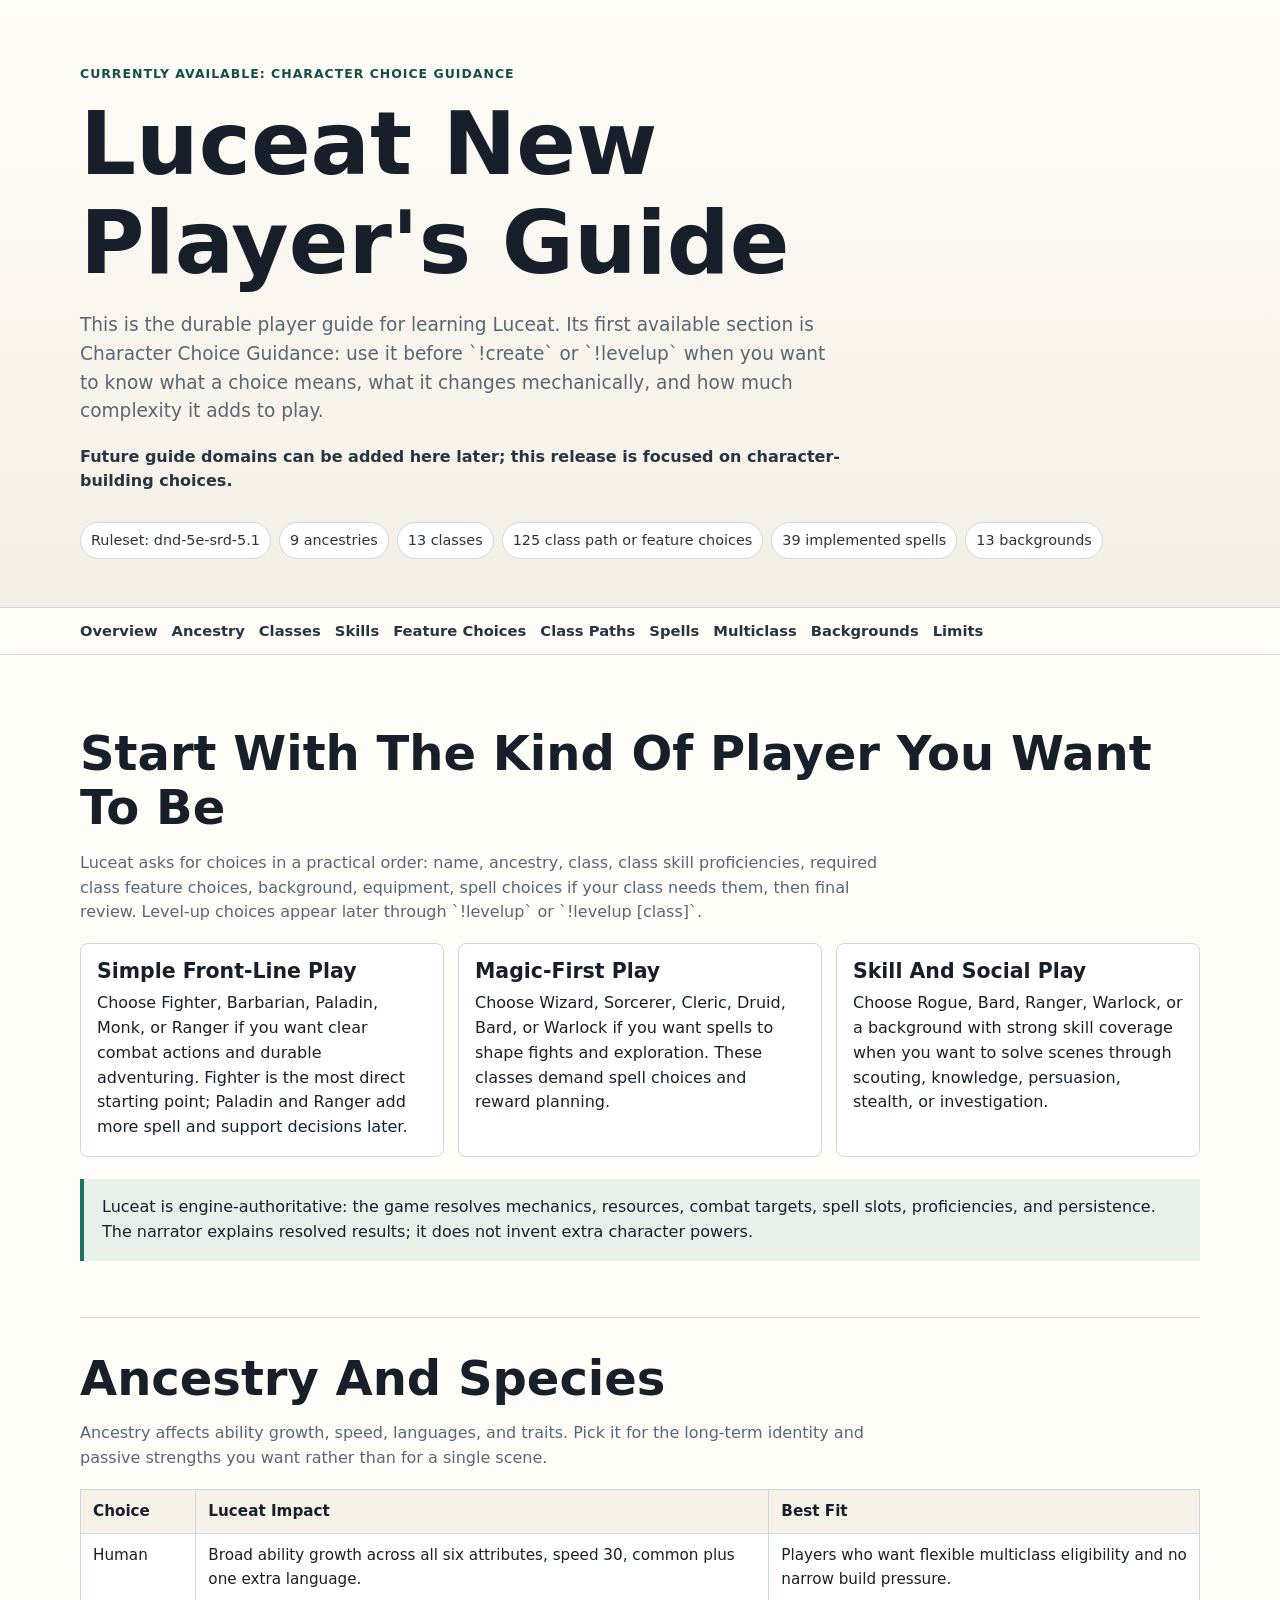
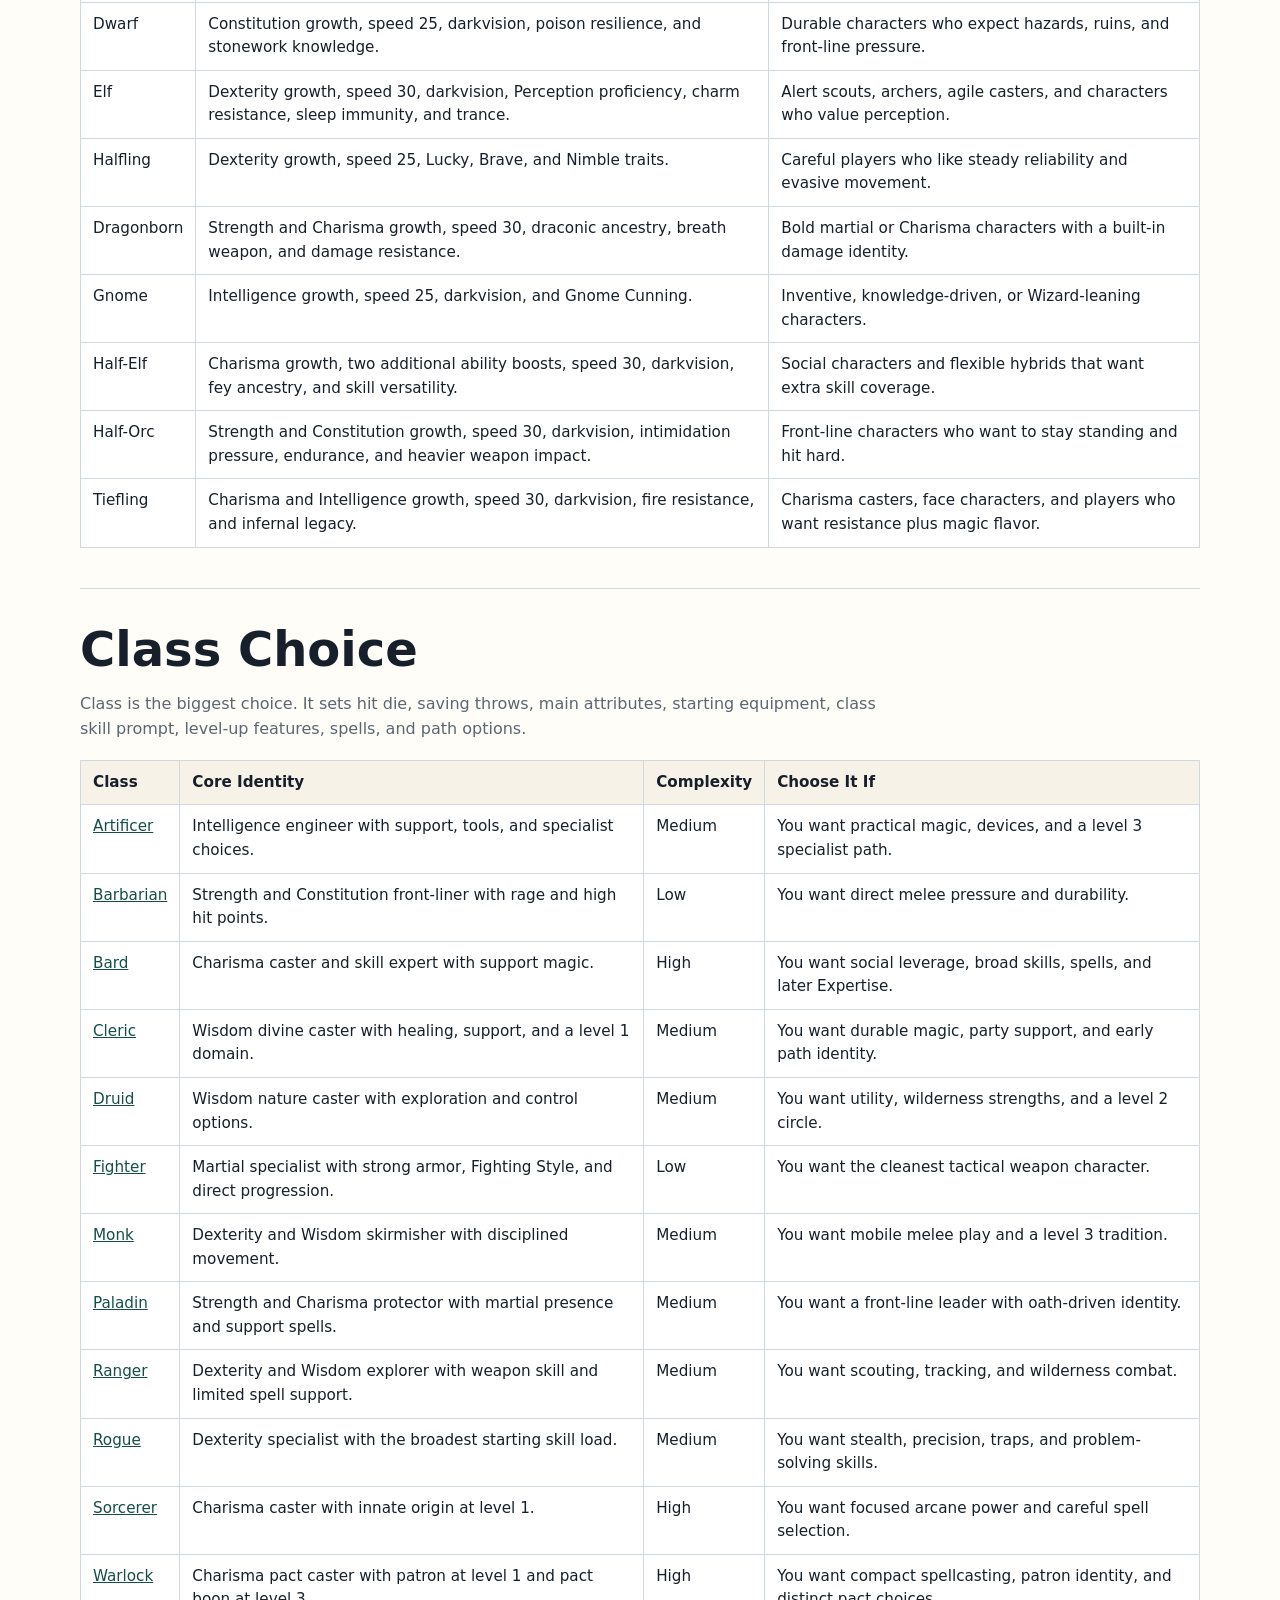
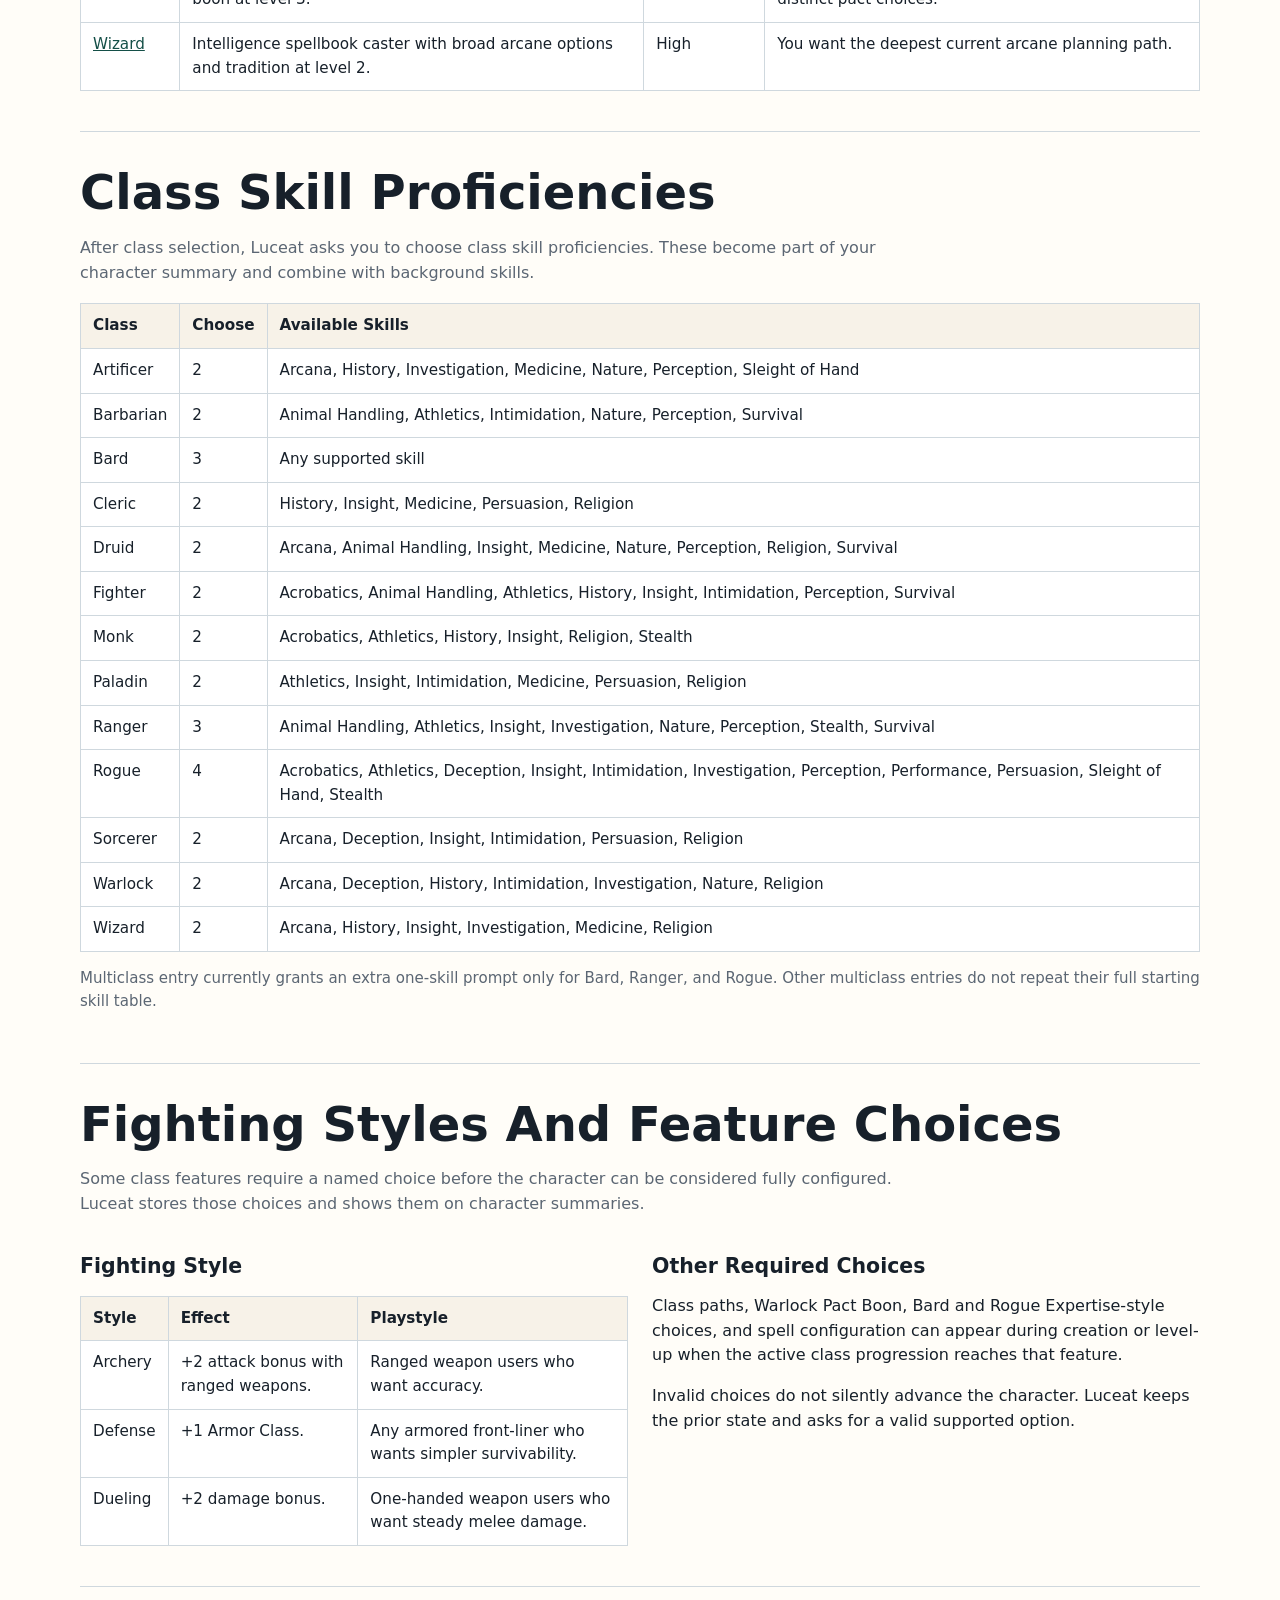
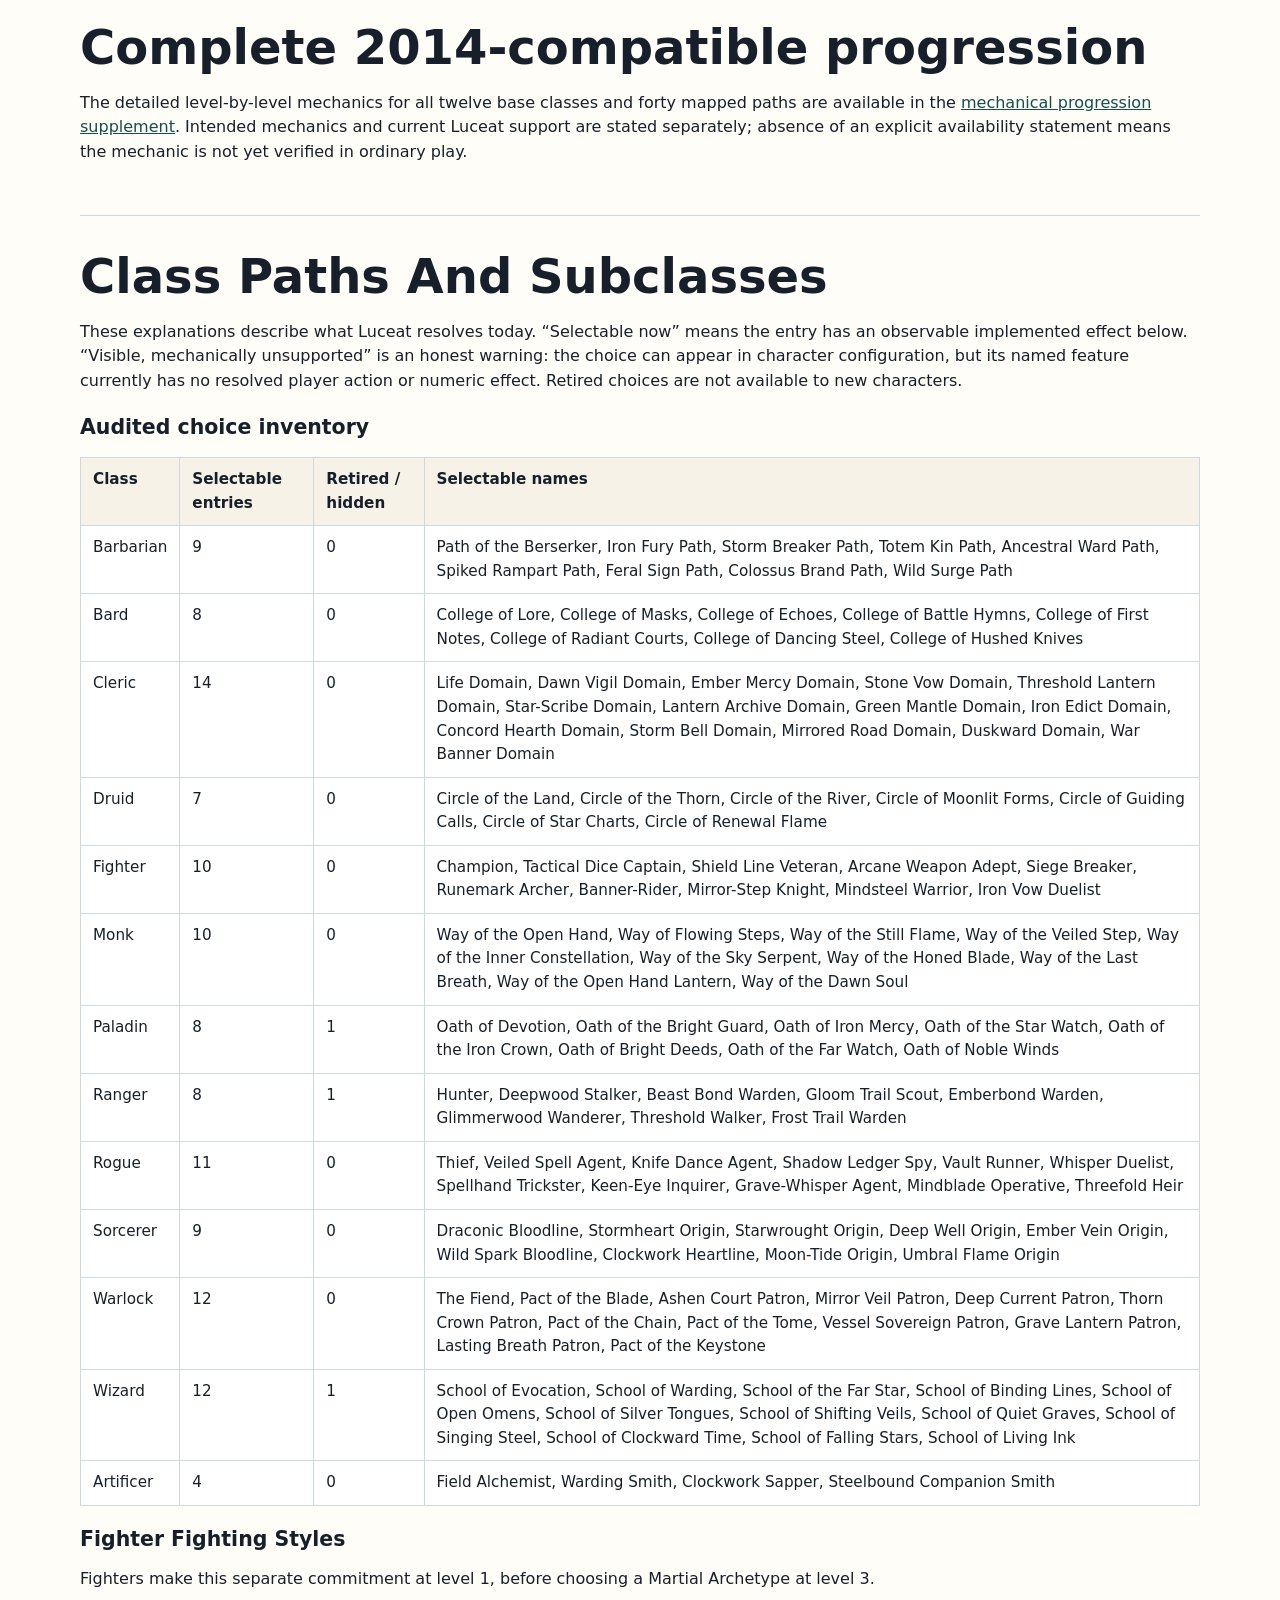
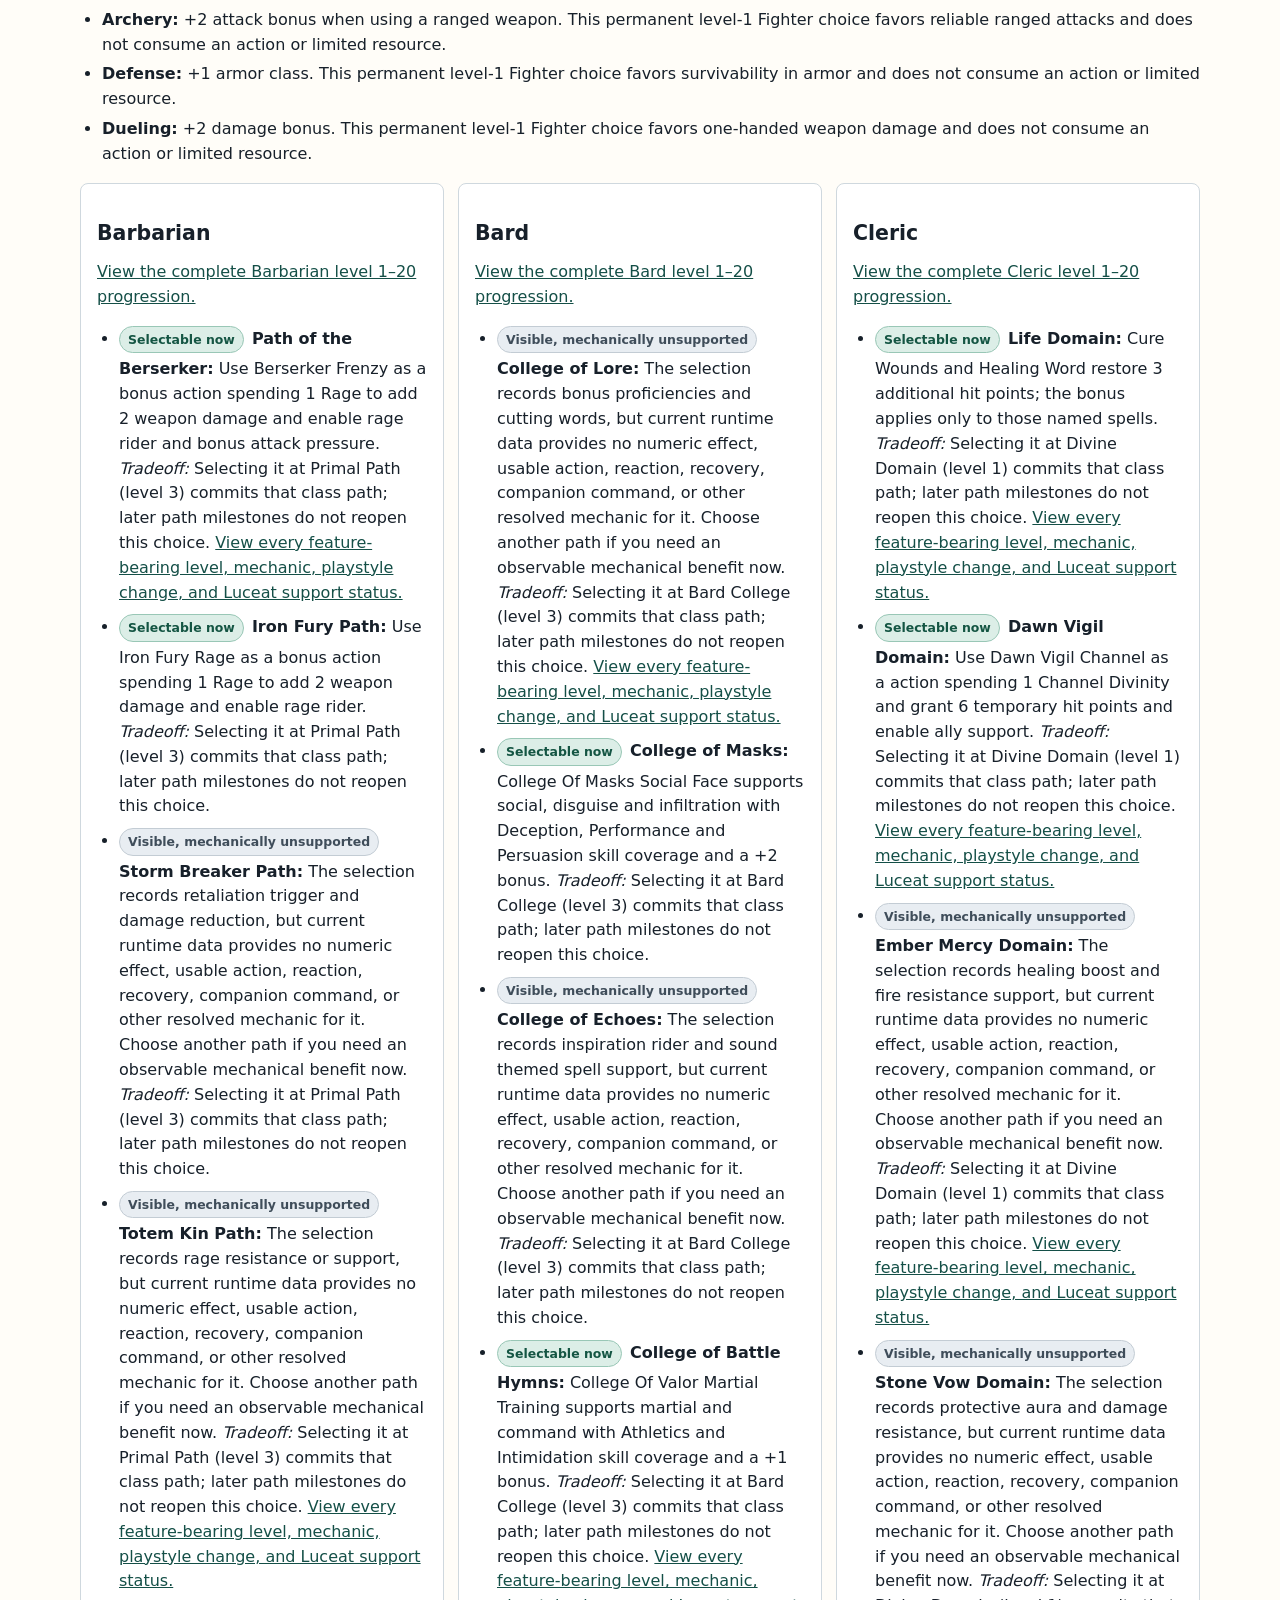
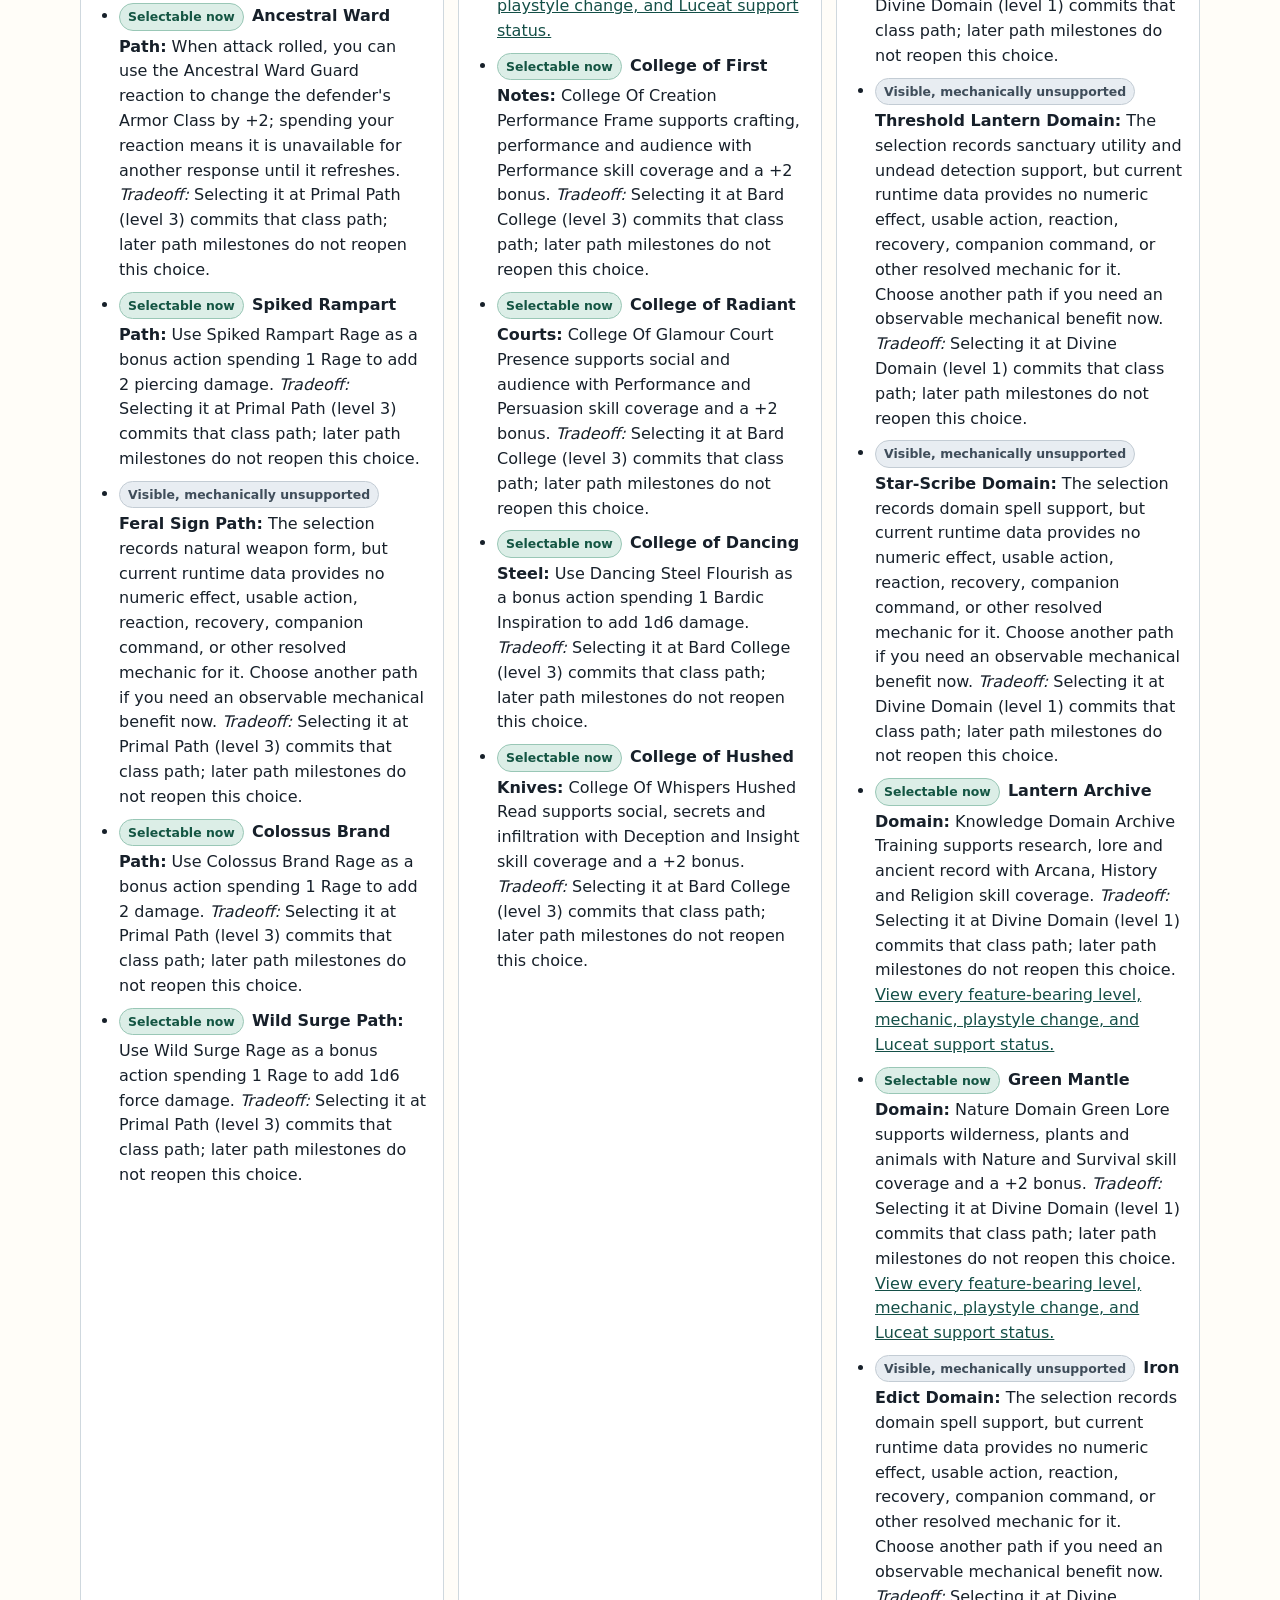
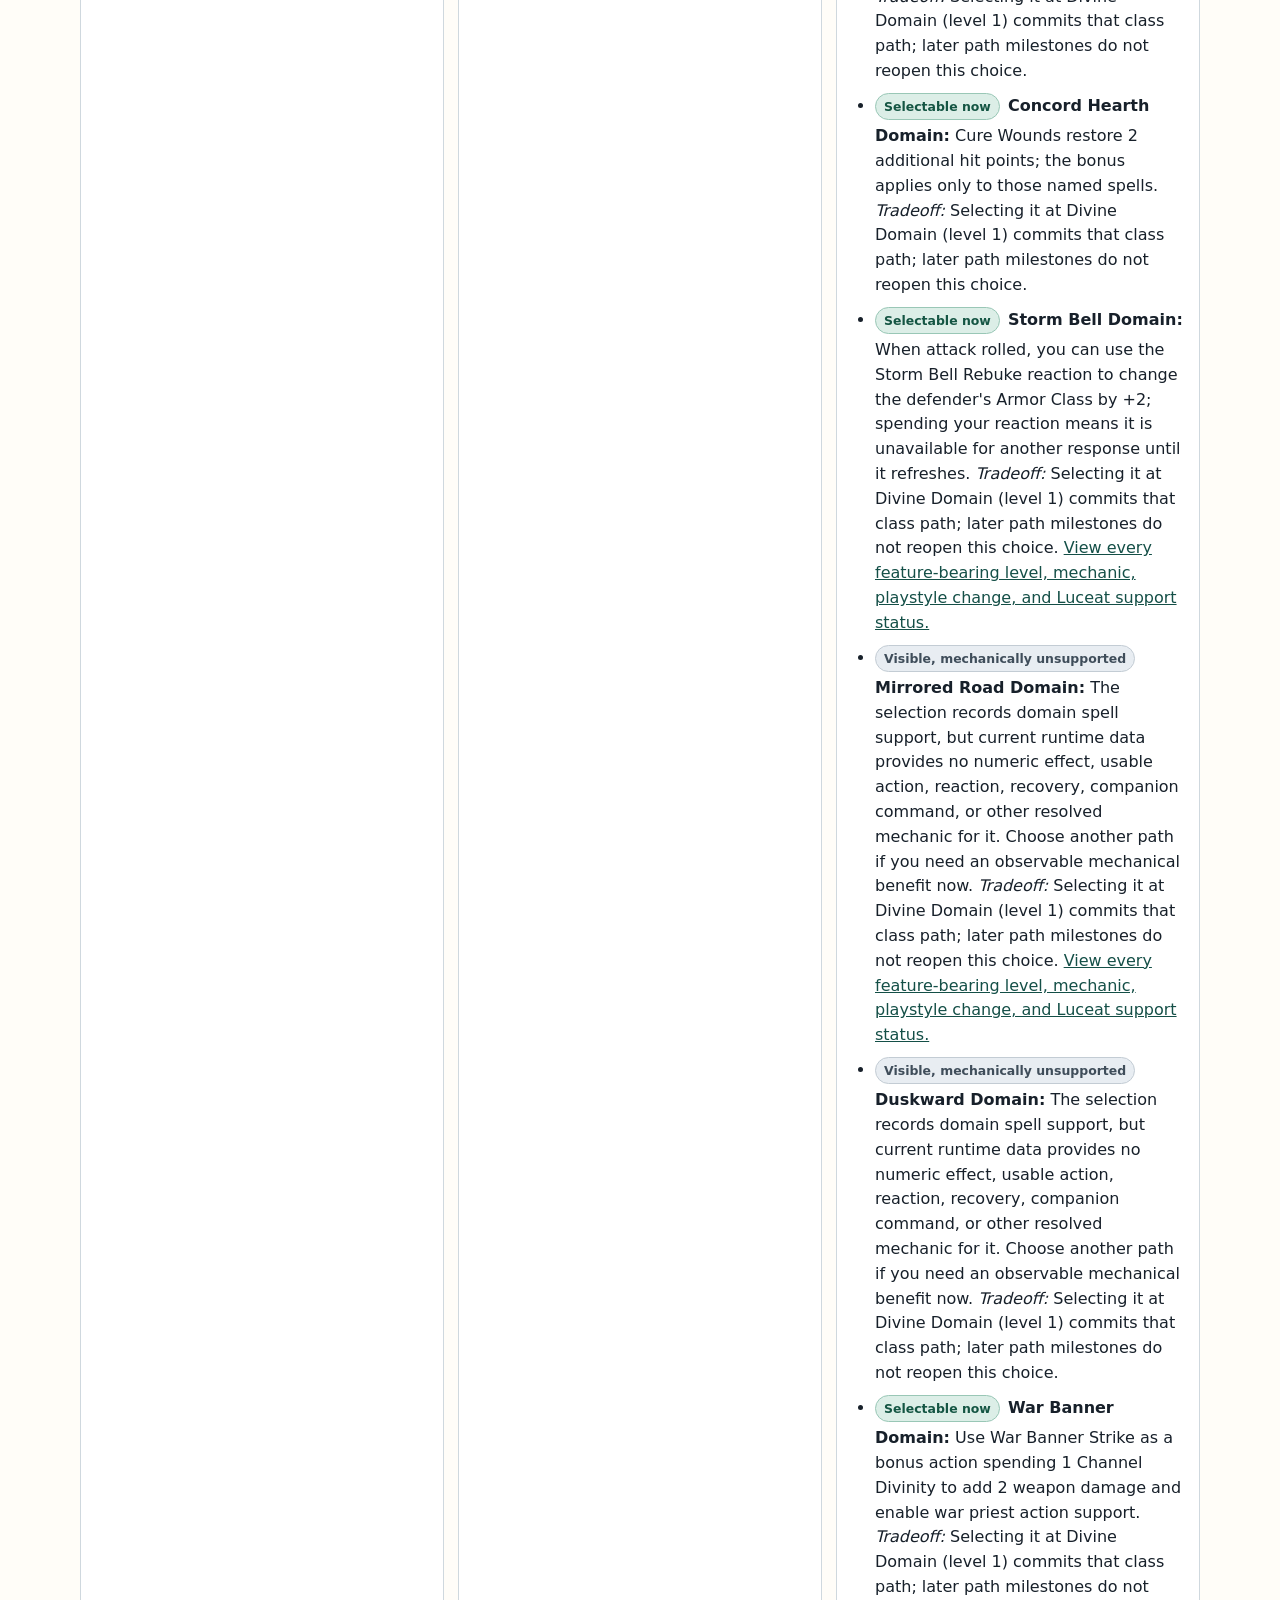
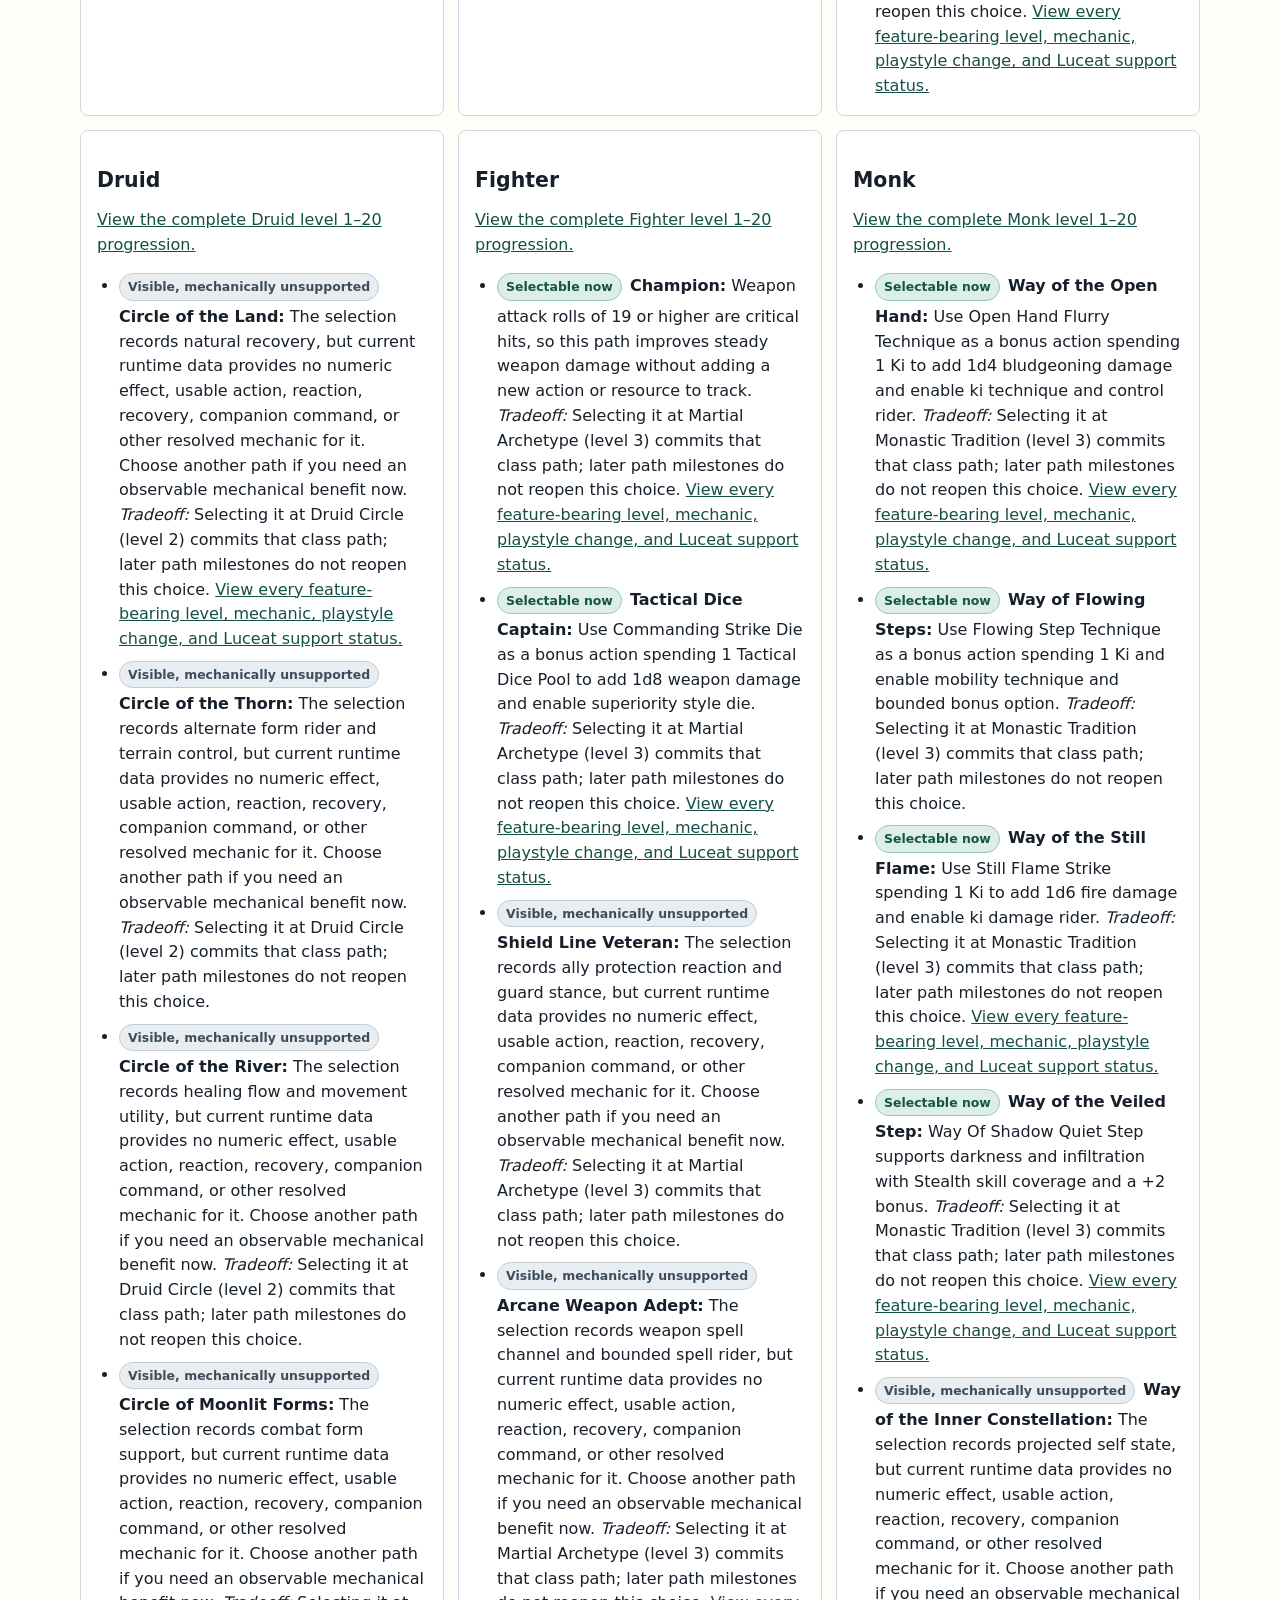
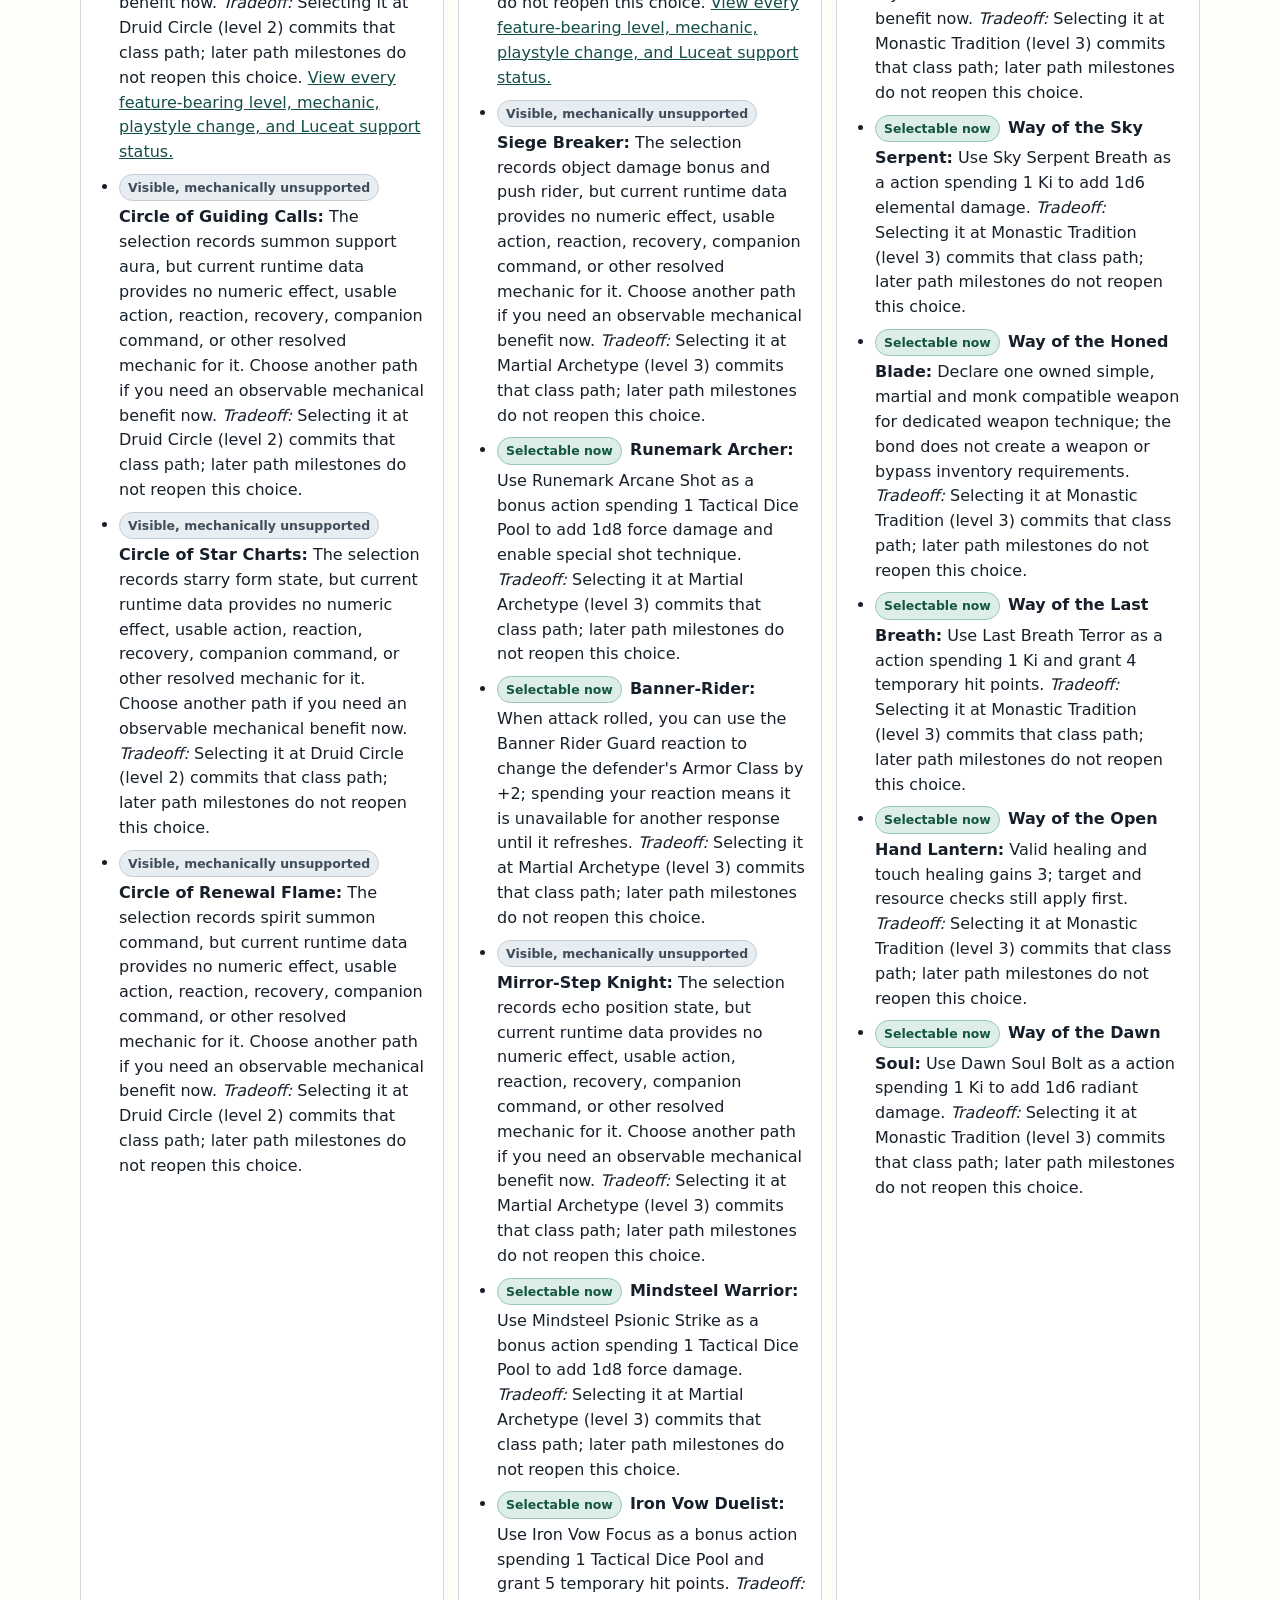
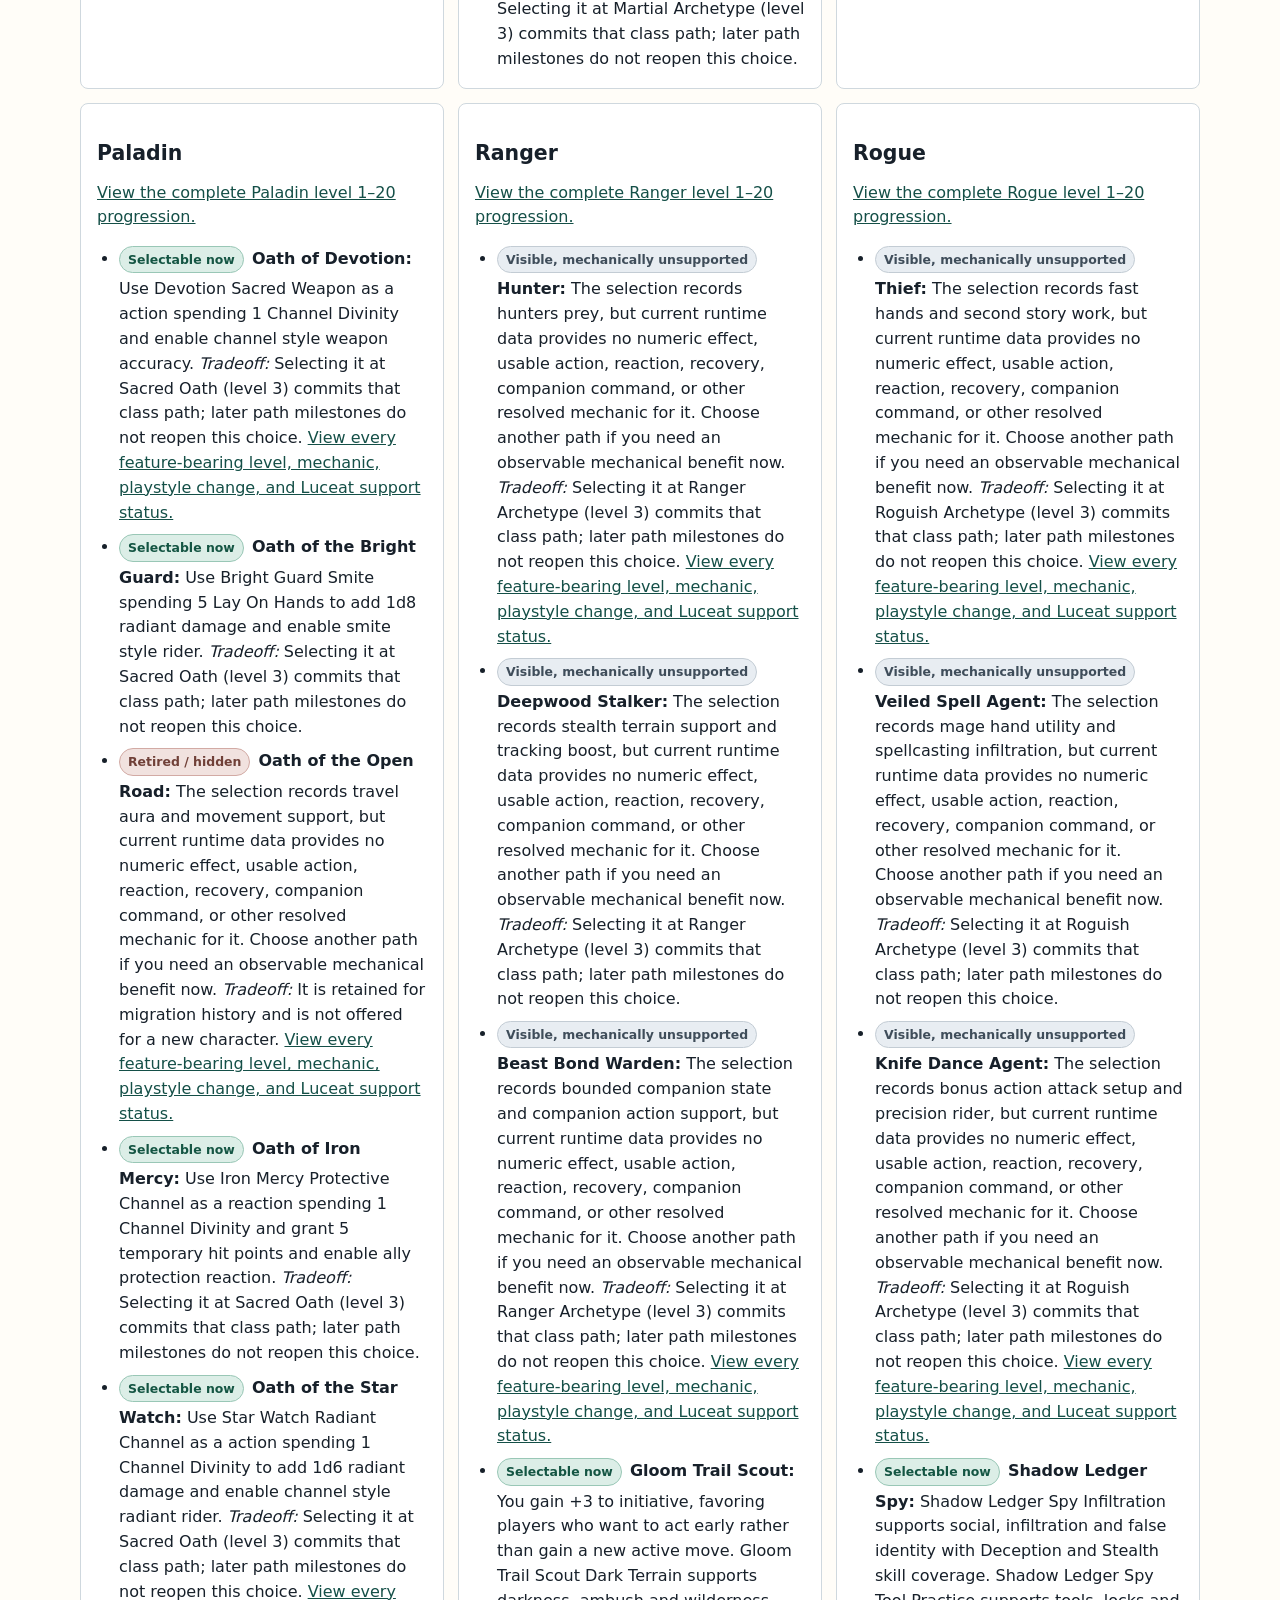
<file: index.html>
<!doctype html>
<html lang="en">
  <head>
    <meta charset="utf-8">
    <meta name="viewport" content="width=device-width, initial-scale=1">
    <title>Luceat New Player's Guide</title>
    <meta name="description" content="The Luceat New Player's Guide, currently covering Character Choice Guidance for ancestry, class, skills, paths, spells, multiclass progression, and background.">
    <link rel="stylesheet" href="styles.css">
  </head>
  <body>
    <header class="site-header">
      <div class="wrap hero">
        <div>
          <p class="eyebrow">Currently available: Character Choice Guidance</p>
          <h1>Luceat New Player's Guide</h1>
          <p class="lead">This is the durable player guide for learning Luceat. Its first available section is Character Choice Guidance: use it before `!create` or `!levelup` when you want to know what a choice means, what it changes mechanically, and how much complexity it adds to play.</p>
          <p class="domain-label">Future guide domains can be added here later; this release is focused on character-building choices.</p>
          <div class="meta" aria-label="Guide facts">
            <span class="pill">Ruleset: dnd-5e-srd-5.1</span>
            <span class="pill">9 ancestries</span>
            <span class="pill">13 classes</span>
            <span class="pill">125 class path or feature choices</span>
            <span class="pill">39 implemented spells</span>
            <span class="pill">13 backgrounds</span>
          </div>
        </div>
      </div>
    </header>

    <nav aria-label="Guide sections">
      <div class="wrap">
        <a href="#overview">Overview</a>
        <a href="#ancestry">Ancestry</a>
        <a href="#classes">Classes</a>
        <a href="#skills">Skills</a>
        <a href="#features">Feature Choices</a>
        <a href="#paths">Class Paths</a>
        <a href="#spells">Spells</a>
        <a href="#multiclass">Multiclass</a>
        <a href="#backgrounds">Backgrounds</a>
        <a href="#limits">Limits</a>
      </div>
    </nav>

    <main class="wrap">
      <section id="overview">
        <h2>Start With The Kind Of Player You Want To Be</h2>
        <p class="section-intro">Luceat asks for choices in a practical order: name, ancestry, class, class skill proficiencies, required class feature choices, background, equipment, spell choices if your class needs them, then final review. Level-up choices appear later through `!levelup` or `!levelup [class]`.</p>
        <div class="grid">
          <article class="card">
            <h3>Simple Front-Line Play</h3>
            <p>Choose Fighter, Barbarian, Paladin, Monk, or Ranger if you want clear combat actions and durable adventuring. Fighter is the most direct starting point; Paladin and Ranger add more spell and support decisions later.</p>
          </article>
          <article class="card">
            <h3>Magic-First Play</h3>
            <p>Choose Wizard, Sorcerer, Cleric, Druid, Bard, or Warlock if you want spells to shape fights and exploration. These classes demand spell choices and reward planning.</p>
          </article>
          <article class="card">
            <h3>Skill And Social Play</h3>
            <p>Choose Rogue, Bard, Ranger, Warlock, or a background with strong skill coverage when you want to solve scenes through scouting, knowledge, persuasion, stealth, or investigation.</p>
          </article>
        </div>
        <div class="callout">
          Luceat is engine-authoritative: the game resolves mechanics, resources, combat targets, spell slots, proficiencies, and persistence. The narrator explains resolved results; it does not invent extra character powers.
        </div>
      </section>

      <section id="ancestry">
        <h2>Ancestry And Species</h2>
        <p class="section-intro">Ancestry affects ability growth, speed, languages, and traits. Pick it for the long-term identity and passive strengths you want rather than for a single scene.</p>
        <table>
          <thead><tr><th>Choice</th><th>Luceat Impact</th><th>Best Fit</th></tr></thead>
          <tbody>
            <tr><td>Human</td><td>Broad ability growth across all six attributes, speed 30, common plus one extra language.</td><td>Players who want flexible multiclass eligibility and no narrow build pressure.</td></tr>
            <tr><td>Dwarf</td><td>Constitution growth, speed 25, darkvision, poison resilience, and stonework knowledge.</td><td>Durable characters who expect hazards, ruins, and front-line pressure.</td></tr>
            <tr><td>Elf</td><td>Dexterity growth, speed 30, darkvision, Perception proficiency, charm resistance, sleep immunity, and trance.</td><td>Alert scouts, archers, agile casters, and characters who value perception.</td></tr>
            <tr><td>Halfling</td><td>Dexterity growth, speed 25, Lucky, Brave, and Nimble traits.</td><td>Careful players who like steady reliability and evasive movement.</td></tr>
            <tr><td>Dragonborn</td><td>Strength and Charisma growth, speed 30, draconic ancestry, breath weapon, and damage resistance.</td><td>Bold martial or Charisma characters with a built-in damage identity.</td></tr>
            <tr><td>Gnome</td><td>Intelligence growth, speed 25, darkvision, and Gnome Cunning.</td><td>Inventive, knowledge-driven, or Wizard-leaning characters.</td></tr>
            <tr><td>Half-Elf</td><td>Charisma growth, two additional ability boosts, speed 30, darkvision, fey ancestry, and skill versatility.</td><td>Social characters and flexible hybrids that want extra skill coverage.</td></tr>
            <tr><td>Half-Orc</td><td>Strength and Constitution growth, speed 30, darkvision, intimidation pressure, endurance, and heavier weapon impact.</td><td>Front-line characters who want to stay standing and hit hard.</td></tr>
            <tr><td>Tiefling</td><td>Charisma and Intelligence growth, speed 30, darkvision, fire resistance, and infernal legacy.</td><td>Charisma casters, face characters, and players who want resistance plus magic flavor.</td></tr>
          </tbody>
        </table>
      </section>

      <section id="classes">
        <h2>Class Choice</h2>
        <p class="section-intro">Class is the biggest choice. It sets hit die, saving throws, main attributes, starting equipment, class skill prompt, level-up features, spells, and path options.</p>
        <table>
          <thead><tr><th>Class</th><th>Core Identity</th><th>Complexity</th><th>Choose It If</th></tr></thead>
          <tbody>
            <tr><td><a class="progression-link" href="classes/artificer.html#artificer">Artificer</a></td><td>Intelligence engineer with support, tools, and specialist choices.</td><td>Medium</td><td>You want practical magic, devices, and a level 3 specialist path.</td></tr>
            <tr><td><a class="progression-link" href="classes/barbarian.html#barbarian">Barbarian</a></td><td>Strength and Constitution front-liner with rage and high hit points.</td><td>Low</td><td>You want direct melee pressure and durability.</td></tr>
            <tr><td><a class="progression-link" href="classes/bard.html#bard">Bard</a></td><td>Charisma caster and skill expert with support magic.</td><td>High</td><td>You want social leverage, broad skills, spells, and later Expertise.</td></tr>
            <tr><td><a class="progression-link" href="classes/cleric.html#cleric">Cleric</a></td><td>Wisdom divine caster with healing, support, and a level 1 domain.</td><td>Medium</td><td>You want durable magic, party support, and early path identity.</td></tr>
            <tr><td><a class="progression-link" href="classes/druid.html#druid">Druid</a></td><td>Wisdom nature caster with exploration and control options.</td><td>Medium</td><td>You want utility, wilderness strengths, and a level 2 circle.</td></tr>
            <tr><td><a class="progression-link" href="classes/fighter.html#fighter">Fighter</a></td><td>Martial specialist with strong armor, Fighting Style, and direct progression.</td><td>Low</td><td>You want the cleanest tactical weapon character.</td></tr>
            <tr><td><a class="progression-link" href="classes/monk.html#monk">Monk</a></td><td>Dexterity and Wisdom skirmisher with disciplined movement.</td><td>Medium</td><td>You want mobile melee play and a level 3 tradition.</td></tr>
            <tr><td><a class="progression-link" href="classes/paladin.html#paladin">Paladin</a></td><td>Strength and Charisma protector with martial presence and support spells.</td><td>Medium</td><td>You want a front-line leader with oath-driven identity.</td></tr>
            <tr><td><a class="progression-link" href="classes/ranger.html#ranger">Ranger</a></td><td>Dexterity and Wisdom explorer with weapon skill and limited spell support.</td><td>Medium</td><td>You want scouting, tracking, and wilderness combat.</td></tr>
            <tr><td><a class="progression-link" href="classes/rogue.html#rogue">Rogue</a></td><td>Dexterity specialist with the broadest starting skill load.</td><td>Medium</td><td>You want stealth, precision, traps, and problem-solving skills.</td></tr>
            <tr><td><a class="progression-link" href="classes/sorcerer.html#sorcerer">Sorcerer</a></td><td>Charisma caster with innate origin at level 1.</td><td>High</td><td>You want focused arcane power and careful spell selection.</td></tr>
            <tr><td><a class="progression-link" href="classes/warlock.html#warlock">Warlock</a></td><td>Charisma pact caster with patron at level 1 and pact boon at level 3.</td><td>High</td><td>You want compact spellcasting, patron identity, and distinct pact choices.</td></tr>
            <tr><td><a class="progression-link" href="classes/wizard.html#wizard">Wizard</a></td><td>Intelligence spellbook caster with broad arcane options and tradition at level 2.</td><td>High</td><td>You want the deepest current arcane planning path.</td></tr>
          </tbody>
        </table>
      </section>

      <section id="skills">
        <h2>Class Skill Proficiencies</h2>
        <p class="section-intro">After class selection, Luceat asks you to choose class skill proficiencies. These become part of your character summary and combine with background skills.</p>
        <table>
          <thead><tr><th>Class</th><th>Choose</th><th>Available Skills</th></tr></thead>
          <tbody>
            <tr><td>Artificer</td><td>2</td><td>Arcana, History, Investigation, Medicine, Nature, Perception, Sleight of Hand</td></tr>
            <tr><td>Barbarian</td><td>2</td><td>Animal Handling, Athletics, Intimidation, Nature, Perception, Survival</td></tr>
            <tr><td>Bard</td><td>3</td><td>Any supported skill</td></tr>
            <tr><td>Cleric</td><td>2</td><td>History, Insight, Medicine, Persuasion, Religion</td></tr>
            <tr><td>Druid</td><td>2</td><td>Arcana, Animal Handling, Insight, Medicine, Nature, Perception, Religion, Survival</td></tr>
            <tr><td>Fighter</td><td>2</td><td>Acrobatics, Animal Handling, Athletics, History, Insight, Intimidation, Perception, Survival</td></tr>
            <tr><td>Monk</td><td>2</td><td>Acrobatics, Athletics, History, Insight, Religion, Stealth</td></tr>
            <tr><td>Paladin</td><td>2</td><td>Athletics, Insight, Intimidation, Medicine, Persuasion, Religion</td></tr>
            <tr><td>Ranger</td><td>3</td><td>Animal Handling, Athletics, Insight, Investigation, Nature, Perception, Stealth, Survival</td></tr>
            <tr><td>Rogue</td><td>4</td><td>Acrobatics, Athletics, Deception, Insight, Intimidation, Investigation, Perception, Performance, Persuasion, Sleight of Hand, Stealth</td></tr>
            <tr><td>Sorcerer</td><td>2</td><td>Arcana, Deception, Insight, Intimidation, Persuasion, Religion</td></tr>
            <tr><td>Warlock</td><td>2</td><td>Arcana, Deception, History, Intimidation, Investigation, Nature, Religion</td></tr>
            <tr><td>Wizard</td><td>2</td><td>Arcana, History, Insight, Investigation, Medicine, Religion</td></tr>
          </tbody>
        </table>
        <p class="small">Multiclass entry currently grants an extra one-skill prompt only for Bard, Ranger, and Rogue. Other multiclass entries do not repeat their full starting skill table.</p>
      </section>

      <section id="features">
        <h2>Fighting Styles And Feature Choices</h2>
        <p class="section-intro">Some class features require a named choice before the character can be considered fully configured. Luceat stores those choices and shows them on character summaries.</p>
        <div class="two-column">
          <div>
            <h3>Fighting Style</h3>
            <table>
              <thead><tr><th>Style</th><th>Effect</th><th>Playstyle</th></tr></thead>
              <tbody>
                <tr><td>Archery</td><td>+2 attack bonus with ranged weapons.</td><td>Ranged weapon users who want accuracy.</td></tr>
                <tr><td>Defense</td><td>+1 Armor Class.</td><td>Any armored front-liner who wants simpler survivability.</td></tr>
                <tr><td>Dueling</td><td>+2 damage bonus.</td><td>One-handed weapon users who want steady melee damage.</td></tr>
              </tbody>
            </table>
          </div>
          <div>
            <h3>Other Required Choices</h3>
            <p>Class paths, Warlock Pact Boon, Bard and Rogue Expertise-style choices, and spell configuration can appear during creation or level-up when the active class progression reaches that feature.</p>
            <p>Invalid choices do not silently advance the character. Luceat keeps the prior state and asks for a valid supported option.</p>
          </div>
        </div>
      </section>

      <section id="mechanical-progression"><h2>Complete 2014-compatible progression</h2><p>The detailed level-by-level mechanics for all twelve base classes and forty mapped paths are available in the <a href="progression.html">mechanical progression supplement</a>. Intended mechanics and current Luceat support are stated separately; absence of an explicit availability statement means the mechanic is not yet verified in ordinary play.</p></section>

      <section id="paths">
        <h2>Class Paths And Subclasses</h2>
        <p>These explanations describe what Luceat resolves today. “Selectable now” means the entry has an observable implemented effect below. “Visible, mechanically unsupported” is an honest warning: the choice can appear in character configuration, but its named feature currently has no resolved player action or numeric effect. Retired choices are not available to new characters.</p>

        <h3>Audited choice inventory</h3>
        <table>
          <thead><tr><th>Class</th><th>Selectable entries</th><th>Retired / hidden</th><th>Selectable names</th></tr></thead>
          <tbody>
            <tr><td>Barbarian</td><td>9</td><td>0</td><td>Path of the Berserker, Iron Fury Path, Storm Breaker Path, Totem Kin Path, Ancestral Ward Path, Spiked Rampart Path, Feral Sign Path, Colossus Brand Path, Wild Surge Path</td></tr>
            <tr><td>Bard</td><td>8</td><td>0</td><td>College of Lore, College of Masks, College of Echoes, College of Battle Hymns, College of First Notes, College of Radiant Courts, College of Dancing Steel, College of Hushed Knives</td></tr>
            <tr><td>Cleric</td><td>14</td><td>0</td><td>Life Domain, Dawn Vigil Domain, Ember Mercy Domain, Stone Vow Domain, Threshold Lantern Domain, Star-Scribe Domain, Lantern Archive Domain, Green Mantle Domain, Iron Edict Domain, Concord Hearth Domain, Storm Bell Domain, Mirrored Road Domain, Duskward Domain, War Banner Domain</td></tr>
            <tr><td>Druid</td><td>7</td><td>0</td><td>Circle of the Land, Circle of the Thorn, Circle of the River, Circle of Moonlit Forms, Circle of Guiding Calls, Circle of Star Charts, Circle of Renewal Flame</td></tr>
            <tr><td>Fighter</td><td>10</td><td>0</td><td>Champion, Tactical Dice Captain, Shield Line Veteran, Arcane Weapon Adept, Siege Breaker, Runemark Archer, Banner-Rider, Mirror-Step Knight, Mindsteel Warrior, Iron Vow Duelist</td></tr>
            <tr><td>Monk</td><td>10</td><td>0</td><td>Way of the Open Hand, Way of Flowing Steps, Way of the Still Flame, Way of the Veiled Step, Way of the Inner Constellation, Way of the Sky Serpent, Way of the Honed Blade, Way of the Last Breath, Way of the Open Hand Lantern, Way of the Dawn Soul</td></tr>
            <tr><td>Paladin</td><td>8</td><td>1</td><td>Oath of Devotion, Oath of the Bright Guard, Oath of Iron Mercy, Oath of the Star Watch, Oath of the Iron Crown, Oath of Bright Deeds, Oath of the Far Watch, Oath of Noble Winds</td></tr>
            <tr><td>Ranger</td><td>8</td><td>1</td><td>Hunter, Deepwood Stalker, Beast Bond Warden, Gloom Trail Scout, Emberbond Warden, Glimmerwood Wanderer, Threshold Walker, Frost Trail Warden</td></tr>
            <tr><td>Rogue</td><td>11</td><td>0</td><td>Thief, Veiled Spell Agent, Knife Dance Agent, Shadow Ledger Spy, Vault Runner, Whisper Duelist, Spellhand Trickster, Keen-Eye Inquirer, Grave-Whisper Agent, Mindblade Operative, Threefold Heir</td></tr>
            <tr><td>Sorcerer</td><td>9</td><td>0</td><td>Draconic Bloodline, Stormheart Origin, Starwrought Origin, Deep Well Origin, Ember Vein Origin, Wild Spark Bloodline, Clockwork Heartline, Moon-Tide Origin, Umbral Flame Origin</td></tr>
            <tr><td>Warlock</td><td>12</td><td>0</td><td>The Fiend, Pact of the Blade, Ashen Court Patron, Mirror Veil Patron, Deep Current Patron, Thorn Crown Patron, Pact of the Chain, Pact of the Tome, Vessel Sovereign Patron, Grave Lantern Patron, Lasting Breath Patron, Pact of the Keystone</td></tr>
            <tr><td>Wizard</td><td>12</td><td>1</td><td>School of Evocation, School of Warding, School of the Far Star, School of Binding Lines, School of Open Omens, School of Silver Tongues, School of Shifting Veils, School of Quiet Graves, School of Singing Steel, School of Clockward Time, School of Falling Stars, School of Living Ink</td></tr>
            <tr><td>Artificer</td><td>4</td><td>0</td><td>Field Alchemist, Warding Smith, Clockwork Sapper, Steelbound Companion Smith</td></tr>
          </tbody>
        </table>

        <h3>Fighter Fighting Styles</h3>
        <p>Fighters make this separate commitment at level 1, before choosing a Martial Archetype at level 3.</p>
        <ul>
              <li><strong>Archery:</strong> +2 attack bonus when using a ranged weapon. This permanent level-1 Fighter choice favors reliable ranged attacks and does not consume an action or limited resource.</li>
              <li><strong>Defense:</strong> +1 armor class. This permanent level-1 Fighter choice favors survivability in armor and does not consume an action or limited resource.</li>
              <li><strong>Dueling:</strong> +2 damage bonus. This permanent level-1 Fighter choice favors one-handed weapon damage and does not consume an action or limited resource.</li>
        </ul>

        <div class="path-guidance">

          <article>
            <h3>Barbarian</h3>
            <p><a class="progression-link" href="classes/barbarian.html">View the complete Barbarian level 1–20 progression.</a></p>
            <ul>
              <li><span class="status status-implemented">Selectable now</span><strong>Path of the Berserker:</strong> Use Berserker Frenzy as a bonus action spending 1 Rage to add 2 weapon damage and enable rage rider and bonus attack pressure. <em>Tradeoff:</em> Selecting it at Primal Path (level 3) commits that class path; later path milestones do not reopen this choice. <a class="progression-link" href="classes/barbarian.html#path-of-the-berserker">View every feature-bearing level, mechanic, playstyle change, and Luceat support status.</a></li>
              <li><span class="status status-implemented">Selectable now</span><strong>Iron Fury Path:</strong> Use Iron Fury Rage as a bonus action spending 1 Rage to add 2 weapon damage and enable rage rider. <em>Tradeoff:</em> Selecting it at Primal Path (level 3) commits that class path; later path milestones do not reopen this choice.</li>
              <li><span class="status status-catalog">Visible, mechanically unsupported</span><strong>Storm Breaker Path:</strong> The selection records retaliation trigger and damage reduction, but current runtime data provides no numeric effect, usable action, reaction, recovery, companion command, or other resolved mechanic for it. Choose another path if you need an observable mechanical benefit now. <em>Tradeoff:</em> Selecting it at Primal Path (level 3) commits that class path; later path milestones do not reopen this choice.</li>
              <li><span class="status status-catalog">Visible, mechanically unsupported</span><strong>Totem Kin Path:</strong> The selection records rage resistance or support, but current runtime data provides no numeric effect, usable action, reaction, recovery, companion command, or other resolved mechanic for it. Choose another path if you need an observable mechanical benefit now. <em>Tradeoff:</em> Selecting it at Primal Path (level 3) commits that class path; later path milestones do not reopen this choice. <a class="progression-link" href="classes/barbarian.html#totem-kin-path">View every feature-bearing level, mechanic, playstyle change, and Luceat support status.</a></li>
              <li><span class="status status-implemented">Selectable now</span><strong>Ancestral Ward Path:</strong> When attack rolled, you can use the Ancestral Ward Guard reaction to change the defender's Armor Class by +2; spending your reaction means it is unavailable for another response until it refreshes. <em>Tradeoff:</em> Selecting it at Primal Path (level 3) commits that class path; later path milestones do not reopen this choice.</li>
              <li><span class="status status-implemented">Selectable now</span><strong>Spiked Rampart Path:</strong> Use Spiked Rampart Rage as a bonus action spending 1 Rage to add 2 piercing damage. <em>Tradeoff:</em> Selecting it at Primal Path (level 3) commits that class path; later path milestones do not reopen this choice.</li>
              <li><span class="status status-catalog">Visible, mechanically unsupported</span><strong>Feral Sign Path:</strong> The selection records natural weapon form, but current runtime data provides no numeric effect, usable action, reaction, recovery, companion command, or other resolved mechanic for it. Choose another path if you need an observable mechanical benefit now. <em>Tradeoff:</em> Selecting it at Primal Path (level 3) commits that class path; later path milestones do not reopen this choice.</li>
              <li><span class="status status-implemented">Selectable now</span><strong>Colossus Brand Path:</strong> Use Colossus Brand Rage as a bonus action spending 1 Rage to add 2  damage. <em>Tradeoff:</em> Selecting it at Primal Path (level 3) commits that class path; later path milestones do not reopen this choice.</li>
              <li><span class="status status-implemented">Selectable now</span><strong>Wild Surge Path:</strong> Use Wild Surge Rage as a bonus action spending 1 Rage to add 1d6 force damage. <em>Tradeoff:</em> Selecting it at Primal Path (level 3) commits that class path; later path milestones do not reopen this choice.</li>
            </ul>
          </article>

          <article>
            <h3>Bard</h3>
            <p><a class="progression-link" href="classes/bard.html">View the complete Bard level 1–20 progression.</a></p>
            <ul>
              <li><span class="status status-catalog">Visible, mechanically unsupported</span><strong>College of Lore:</strong> The selection records bonus proficiencies and cutting words, but current runtime data provides no numeric effect, usable action, reaction, recovery, companion command, or other resolved mechanic for it. Choose another path if you need an observable mechanical benefit now. <em>Tradeoff:</em> Selecting it at Bard College (level 3) commits that class path; later path milestones do not reopen this choice. <a class="progression-link" href="classes/bard.html#college-of-lore">View every feature-bearing level, mechanic, playstyle change, and Luceat support status.</a></li>
              <li><span class="status status-implemented">Selectable now</span><strong>College of Masks:</strong> College Of Masks Social Face supports social, disguise and infiltration with Deception, Performance and Persuasion skill coverage and a +2 bonus. <em>Tradeoff:</em> Selecting it at Bard College (level 3) commits that class path; later path milestones do not reopen this choice.</li>
              <li><span class="status status-catalog">Visible, mechanically unsupported</span><strong>College of Echoes:</strong> The selection records inspiration rider and sound themed spell support, but current runtime data provides no numeric effect, usable action, reaction, recovery, companion command, or other resolved mechanic for it. Choose another path if you need an observable mechanical benefit now. <em>Tradeoff:</em> Selecting it at Bard College (level 3) commits that class path; later path milestones do not reopen this choice.</li>
              <li><span class="status status-implemented">Selectable now</span><strong>College of Battle Hymns:</strong> College Of Valor Martial Training supports martial and command with Athletics and Intimidation skill coverage and a +1 bonus. <em>Tradeoff:</em> Selecting it at Bard College (level 3) commits that class path; later path milestones do not reopen this choice. <a class="progression-link" href="classes/bard.html#college-of-battle-hymns">View every feature-bearing level, mechanic, playstyle change, and Luceat support status.</a></li>
              <li><span class="status status-implemented">Selectable now</span><strong>College of First Notes:</strong> College Of Creation Performance Frame supports crafting, performance and audience with Performance skill coverage and a +2 bonus. <em>Tradeoff:</em> Selecting it at Bard College (level 3) commits that class path; later path milestones do not reopen this choice.</li>
              <li><span class="status status-implemented">Selectable now</span><strong>College of Radiant Courts:</strong> College Of Glamour Court Presence supports social and audience with Performance and Persuasion skill coverage and a +2 bonus. <em>Tradeoff:</em> Selecting it at Bard College (level 3) commits that class path; later path milestones do not reopen this choice.</li>
              <li><span class="status status-implemented">Selectable now</span><strong>College of Dancing Steel:</strong> Use Dancing Steel Flourish as a bonus action spending 1 Bardic Inspiration to add 1d6  damage. <em>Tradeoff:</em> Selecting it at Bard College (level 3) commits that class path; later path milestones do not reopen this choice.</li>
              <li><span class="status status-implemented">Selectable now</span><strong>College of Hushed Knives:</strong> College Of Whispers Hushed Read supports social, secrets and infiltration with Deception and Insight skill coverage and a +2 bonus. <em>Tradeoff:</em> Selecting it at Bard College (level 3) commits that class path; later path milestones do not reopen this choice.</li>
            </ul>
          </article>

          <article>
            <h3>Cleric</h3>
            <p><a class="progression-link" href="classes/cleric.html">View the complete Cleric level 1–20 progression.</a></p>
            <ul>
              <li><span class="status status-implemented">Selectable now</span><strong>Life Domain:</strong> Cure Wounds and Healing Word restore 3 additional hit points; the bonus applies only to those named spells. <em>Tradeoff:</em> Selecting it at Divine Domain (level 1) commits that class path; later path milestones do not reopen this choice. <a class="progression-link" href="classes/cleric.html#life-domain">View every feature-bearing level, mechanic, playstyle change, and Luceat support status.</a></li>
              <li><span class="status status-implemented">Selectable now</span><strong>Dawn Vigil Domain:</strong> Use Dawn Vigil Channel as a action spending 1 Channel Divinity and grant 6 temporary hit points and enable ally support. <em>Tradeoff:</em> Selecting it at Divine Domain (level 1) commits that class path; later path milestones do not reopen this choice. <a class="progression-link" href="classes/cleric.html#dawn-vigil-domain-ember-mercy-domain">View every feature-bearing level, mechanic, playstyle change, and Luceat support status.</a></li>
              <li><span class="status status-catalog">Visible, mechanically unsupported</span><strong>Ember Mercy Domain:</strong> The selection records healing boost and fire resistance support, but current runtime data provides no numeric effect, usable action, reaction, recovery, companion command, or other resolved mechanic for it. Choose another path if you need an observable mechanical benefit now. <em>Tradeoff:</em> Selecting it at Divine Domain (level 1) commits that class path; later path milestones do not reopen this choice. <a class="progression-link" href="classes/cleric.html#dawn-vigil-domain-ember-mercy-domain">View every feature-bearing level, mechanic, playstyle change, and Luceat support status.</a></li>
              <li><span class="status status-catalog">Visible, mechanically unsupported</span><strong>Stone Vow Domain:</strong> The selection records protective aura and damage resistance, but current runtime data provides no numeric effect, usable action, reaction, recovery, companion command, or other resolved mechanic for it. Choose another path if you need an observable mechanical benefit now. <em>Tradeoff:</em> Selecting it at Divine Domain (level 1) commits that class path; later path milestones do not reopen this choice.</li>
              <li><span class="status status-catalog">Visible, mechanically unsupported</span><strong>Threshold Lantern Domain:</strong> The selection records sanctuary utility and undead detection support, but current runtime data provides no numeric effect, usable action, reaction, recovery, companion command, or other resolved mechanic for it. Choose another path if you need an observable mechanical benefit now. <em>Tradeoff:</em> Selecting it at Divine Domain (level 1) commits that class path; later path milestones do not reopen this choice.</li>
              <li><span class="status status-catalog">Visible, mechanically unsupported</span><strong>Star-Scribe Domain:</strong> The selection records domain spell support, but current runtime data provides no numeric effect, usable action, reaction, recovery, companion command, or other resolved mechanic for it. Choose another path if you need an observable mechanical benefit now. <em>Tradeoff:</em> Selecting it at Divine Domain (level 1) commits that class path; later path milestones do not reopen this choice.</li>
              <li><span class="status status-implemented">Selectable now</span><strong>Lantern Archive Domain:</strong> Knowledge Domain Archive Training supports research, lore and ancient record with Arcana, History and Religion skill coverage. <em>Tradeoff:</em> Selecting it at Divine Domain (level 1) commits that class path; later path milestones do not reopen this choice. <a class="progression-link" href="classes/cleric.html#lantern-archive-domain">View every feature-bearing level, mechanic, playstyle change, and Luceat support status.</a></li>
              <li><span class="status status-implemented">Selectable now</span><strong>Green Mantle Domain:</strong> Nature Domain Green Lore supports wilderness, plants and animals with Nature and Survival skill coverage and a +2 bonus. <em>Tradeoff:</em> Selecting it at Divine Domain (level 1) commits that class path; later path milestones do not reopen this choice. <a class="progression-link" href="classes/cleric.html#green-mantle-domain">View every feature-bearing level, mechanic, playstyle change, and Luceat support status.</a></li>
              <li><span class="status status-catalog">Visible, mechanically unsupported</span><strong>Iron Edict Domain:</strong> The selection records domain spell support, but current runtime data provides no numeric effect, usable action, reaction, recovery, companion command, or other resolved mechanic for it. Choose another path if you need an observable mechanical benefit now. <em>Tradeoff:</em> Selecting it at Divine Domain (level 1) commits that class path; later path milestones do not reopen this choice.</li>
              <li><span class="status status-implemented">Selectable now</span><strong>Concord Hearth Domain:</strong> Cure Wounds restore 2 additional hit points; the bonus applies only to those named spells. <em>Tradeoff:</em> Selecting it at Divine Domain (level 1) commits that class path; later path milestones do not reopen this choice.</li>
              <li><span class="status status-implemented">Selectable now</span><strong>Storm Bell Domain:</strong> When attack rolled, you can use the Storm Bell Rebuke reaction to change the defender's Armor Class by +2; spending your reaction means it is unavailable for another response until it refreshes. <em>Tradeoff:</em> Selecting it at Divine Domain (level 1) commits that class path; later path milestones do not reopen this choice. <a class="progression-link" href="classes/cleric.html#storm-bell-domain">View every feature-bearing level, mechanic, playstyle change, and Luceat support status.</a></li>
              <li><span class="status status-catalog">Visible, mechanically unsupported</span><strong>Mirrored Road Domain:</strong> The selection records domain spell support, but current runtime data provides no numeric effect, usable action, reaction, recovery, companion command, or other resolved mechanic for it. Choose another path if you need an observable mechanical benefit now. <em>Tradeoff:</em> Selecting it at Divine Domain (level 1) commits that class path; later path milestones do not reopen this choice. <a class="progression-link" href="classes/cleric.html#mirrored-road-domain">View every feature-bearing level, mechanic, playstyle change, and Luceat support status.</a></li>
              <li><span class="status status-catalog">Visible, mechanically unsupported</span><strong>Duskward Domain:</strong> The selection records domain spell support, but current runtime data provides no numeric effect, usable action, reaction, recovery, companion command, or other resolved mechanic for it. Choose another path if you need an observable mechanical benefit now. <em>Tradeoff:</em> Selecting it at Divine Domain (level 1) commits that class path; later path milestones do not reopen this choice.</li>
              <li><span class="status status-implemented">Selectable now</span><strong>War Banner Domain:</strong> Use War Banner Strike as a bonus action spending 1 Channel Divinity to add 2 weapon damage and enable war priest action support. <em>Tradeoff:</em> Selecting it at Divine Domain (level 1) commits that class path; later path milestones do not reopen this choice. <a class="progression-link" href="classes/cleric.html#war-banner-domain">View every feature-bearing level, mechanic, playstyle change, and Luceat support status.</a></li>
            </ul>
          </article>

          <article>
            <h3>Druid</h3>
            <p><a class="progression-link" href="classes/druid.html">View the complete Druid level 1–20 progression.</a></p>
            <ul>
              <li><span class="status status-catalog">Visible, mechanically unsupported</span><strong>Circle of the Land:</strong> The selection records natural recovery, but current runtime data provides no numeric effect, usable action, reaction, recovery, companion command, or other resolved mechanic for it. Choose another path if you need an observable mechanical benefit now. <em>Tradeoff:</em> Selecting it at Druid Circle (level 2) commits that class path; later path milestones do not reopen this choice. <a class="progression-link" href="classes/druid.html#circle-of-the-land">View every feature-bearing level, mechanic, playstyle change, and Luceat support status.</a></li>
              <li><span class="status status-catalog">Visible, mechanically unsupported</span><strong>Circle of the Thorn:</strong> The selection records alternate form rider and terrain control, but current runtime data provides no numeric effect, usable action, reaction, recovery, companion command, or other resolved mechanic for it. Choose another path if you need an observable mechanical benefit now. <em>Tradeoff:</em> Selecting it at Druid Circle (level 2) commits that class path; later path milestones do not reopen this choice.</li>
              <li><span class="status status-catalog">Visible, mechanically unsupported</span><strong>Circle of the River:</strong> The selection records healing flow and movement utility, but current runtime data provides no numeric effect, usable action, reaction, recovery, companion command, or other resolved mechanic for it. Choose another path if you need an observable mechanical benefit now. <em>Tradeoff:</em> Selecting it at Druid Circle (level 2) commits that class path; later path milestones do not reopen this choice.</li>
              <li><span class="status status-catalog">Visible, mechanically unsupported</span><strong>Circle of Moonlit Forms:</strong> The selection records combat form support, but current runtime data provides no numeric effect, usable action, reaction, recovery, companion command, or other resolved mechanic for it. Choose another path if you need an observable mechanical benefit now. <em>Tradeoff:</em> Selecting it at Druid Circle (level 2) commits that class path; later path milestones do not reopen this choice. <a class="progression-link" href="classes/druid.html#circle-of-moonlit-forms">View every feature-bearing level, mechanic, playstyle change, and Luceat support status.</a></li>
              <li><span class="status status-catalog">Visible, mechanically unsupported</span><strong>Circle of Guiding Calls:</strong> The selection records summon support aura, but current runtime data provides no numeric effect, usable action, reaction, recovery, companion command, or other resolved mechanic for it. Choose another path if you need an observable mechanical benefit now. <em>Tradeoff:</em> Selecting it at Druid Circle (level 2) commits that class path; later path milestones do not reopen this choice.</li>
              <li><span class="status status-catalog">Visible, mechanically unsupported</span><strong>Circle of Star Charts:</strong> The selection records starry form state, but current runtime data provides no numeric effect, usable action, reaction, recovery, companion command, or other resolved mechanic for it. Choose another path if you need an observable mechanical benefit now. <em>Tradeoff:</em> Selecting it at Druid Circle (level 2) commits that class path; later path milestones do not reopen this choice.</li>
              <li><span class="status status-catalog">Visible, mechanically unsupported</span><strong>Circle of Renewal Flame:</strong> The selection records spirit summon command, but current runtime data provides no numeric effect, usable action, reaction, recovery, companion command, or other resolved mechanic for it. Choose another path if you need an observable mechanical benefit now. <em>Tradeoff:</em> Selecting it at Druid Circle (level 2) commits that class path; later path milestones do not reopen this choice.</li>
            </ul>
          </article>

          <article>
            <h3>Fighter</h3>
            <p><a class="progression-link" href="classes/fighter.html">View the complete Fighter level 1–20 progression.</a></p>
            <ul>
              <li><span class="status status-implemented">Selectable now</span><strong>Champion:</strong> Weapon attack rolls of 19 or higher are critical hits, so this path improves steady weapon damage without adding a new action or resource to track. <em>Tradeoff:</em> Selecting it at Martial Archetype (level 3) commits that class path; later path milestones do not reopen this choice. <a class="progression-link" href="classes/fighter.html#champion">View every feature-bearing level, mechanic, playstyle change, and Luceat support status.</a></li>
              <li><span class="status status-implemented">Selectable now</span><strong>Tactical Dice Captain:</strong> Use Commanding Strike Die as a bonus action spending 1 Tactical Dice Pool to add 1d8 weapon damage and enable superiority style die. <em>Tradeoff:</em> Selecting it at Martial Archetype (level 3) commits that class path; later path milestones do not reopen this choice. <a class="progression-link" href="classes/fighter.html#tactical-dice-captain">View every feature-bearing level, mechanic, playstyle change, and Luceat support status.</a></li>
              <li><span class="status status-catalog">Visible, mechanically unsupported</span><strong>Shield Line Veteran:</strong> The selection records ally protection reaction and guard stance, but current runtime data provides no numeric effect, usable action, reaction, recovery, companion command, or other resolved mechanic for it. Choose another path if you need an observable mechanical benefit now. <em>Tradeoff:</em> Selecting it at Martial Archetype (level 3) commits that class path; later path milestones do not reopen this choice.</li>
              <li><span class="status status-catalog">Visible, mechanically unsupported</span><strong>Arcane Weapon Adept:</strong> The selection records weapon spell channel and bounded spell rider, but current runtime data provides no numeric effect, usable action, reaction, recovery, companion command, or other resolved mechanic for it. Choose another path if you need an observable mechanical benefit now. <em>Tradeoff:</em> Selecting it at Martial Archetype (level 3) commits that class path; later path milestones do not reopen this choice. <a class="progression-link" href="classes/fighter.html#arcane-weapon-adept">View every feature-bearing level, mechanic, playstyle change, and Luceat support status.</a></li>
              <li><span class="status status-catalog">Visible, mechanically unsupported</span><strong>Siege Breaker:</strong> The selection records object damage bonus and push rider, but current runtime data provides no numeric effect, usable action, reaction, recovery, companion command, or other resolved mechanic for it. Choose another path if you need an observable mechanical benefit now. <em>Tradeoff:</em> Selecting it at Martial Archetype (level 3) commits that class path; later path milestones do not reopen this choice.</li>
              <li><span class="status status-implemented">Selectable now</span><strong>Runemark Archer:</strong> Use Runemark Arcane Shot as a bonus action spending 1 Tactical Dice Pool to add 1d8 force damage and enable special shot technique. <em>Tradeoff:</em> Selecting it at Martial Archetype (level 3) commits that class path; later path milestones do not reopen this choice.</li>
              <li><span class="status status-implemented">Selectable now</span><strong>Banner-Rider:</strong> When attack rolled, you can use the Banner Rider Guard reaction to change the defender's Armor Class by +2; spending your reaction means it is unavailable for another response until it refreshes. <em>Tradeoff:</em> Selecting it at Martial Archetype (level 3) commits that class path; later path milestones do not reopen this choice.</li>
              <li><span class="status status-catalog">Visible, mechanically unsupported</span><strong>Mirror-Step Knight:</strong> The selection records echo position state, but current runtime data provides no numeric effect, usable action, reaction, recovery, companion command, or other resolved mechanic for it. Choose another path if you need an observable mechanical benefit now. <em>Tradeoff:</em> Selecting it at Martial Archetype (level 3) commits that class path; later path milestones do not reopen this choice.</li>
              <li><span class="status status-implemented">Selectable now</span><strong>Mindsteel Warrior:</strong> Use Mindsteel Psionic Strike as a bonus action spending 1 Tactical Dice Pool to add 1d8 force damage. <em>Tradeoff:</em> Selecting it at Martial Archetype (level 3) commits that class path; later path milestones do not reopen this choice.</li>
              <li><span class="status status-implemented">Selectable now</span><strong>Iron Vow Duelist:</strong> Use Iron Vow Focus as a bonus action spending 1 Tactical Dice Pool and grant 5 temporary hit points. <em>Tradeoff:</em> Selecting it at Martial Archetype (level 3) commits that class path; later path milestones do not reopen this choice.</li>
            </ul>
          </article>

          <article>
            <h3>Monk</h3>
            <p><a class="progression-link" href="classes/monk.html">View the complete Monk level 1–20 progression.</a></p>
            <ul>
              <li><span class="status status-implemented">Selectable now</span><strong>Way of the Open Hand:</strong> Use Open Hand Flurry Technique as a bonus action spending 1 Ki to add 1d4 bludgeoning damage and enable ki technique and control rider. <em>Tradeoff:</em> Selecting it at Monastic Tradition (level 3) commits that class path; later path milestones do not reopen this choice. <a class="progression-link" href="classes/monk.html#way-of-the-open-hand">View every feature-bearing level, mechanic, playstyle change, and Luceat support status.</a></li>
              <li><span class="status status-implemented">Selectable now</span><strong>Way of Flowing Steps:</strong> Use Flowing Step Technique as a bonus action spending 1 Ki and enable mobility technique and bounded bonus option. <em>Tradeoff:</em> Selecting it at Monastic Tradition (level 3) commits that class path; later path milestones do not reopen this choice.</li>
              <li><span class="status status-implemented">Selectable now</span><strong>Way of the Still Flame:</strong> Use Still Flame Strike spending 1 Ki to add 1d6 fire damage and enable ki damage rider. <em>Tradeoff:</em> Selecting it at Monastic Tradition (level 3) commits that class path; later path milestones do not reopen this choice. <a class="progression-link" href="classes/monk.html#way-of-the-still-flame">View every feature-bearing level, mechanic, playstyle change, and Luceat support status.</a></li>
              <li><span class="status status-implemented">Selectable now</span><strong>Way of the Veiled Step:</strong> Way Of Shadow Quiet Step supports darkness and infiltration with Stealth skill coverage and a +2 bonus. <em>Tradeoff:</em> Selecting it at Monastic Tradition (level 3) commits that class path; later path milestones do not reopen this choice. <a class="progression-link" href="classes/monk.html#way-of-the-veiled-step">View every feature-bearing level, mechanic, playstyle change, and Luceat support status.</a></li>
              <li><span class="status status-catalog">Visible, mechanically unsupported</span><strong>Way of the Inner Constellation:</strong> The selection records projected self state, but current runtime data provides no numeric effect, usable action, reaction, recovery, companion command, or other resolved mechanic for it. Choose another path if you need an observable mechanical benefit now. <em>Tradeoff:</em> Selecting it at Monastic Tradition (level 3) commits that class path; later path milestones do not reopen this choice.</li>
              <li><span class="status status-implemented">Selectable now</span><strong>Way of the Sky Serpent:</strong> Use Sky Serpent Breath as a action spending 1 Ki to add 1d6 elemental damage. <em>Tradeoff:</em> Selecting it at Monastic Tradition (level 3) commits that class path; later path milestones do not reopen this choice.</li>
              <li><span class="status status-implemented">Selectable now</span><strong>Way of the Honed Blade:</strong> Declare one owned simple, martial and monk compatible weapon for dedicated weapon technique; the bond does not create a weapon or bypass inventory requirements. <em>Tradeoff:</em> Selecting it at Monastic Tradition (level 3) commits that class path; later path milestones do not reopen this choice.</li>
              <li><span class="status status-implemented">Selectable now</span><strong>Way of the Last Breath:</strong> Use Last Breath Terror as a action spending 1 Ki and grant 4 temporary hit points. <em>Tradeoff:</em> Selecting it at Monastic Tradition (level 3) commits that class path; later path milestones do not reopen this choice.</li>
              <li><span class="status status-implemented">Selectable now</span><strong>Way of the Open Hand Lantern:</strong> Valid healing and touch healing gains 3; target and resource checks still apply first. <em>Tradeoff:</em> Selecting it at Monastic Tradition (level 3) commits that class path; later path milestones do not reopen this choice.</li>
              <li><span class="status status-implemented">Selectable now</span><strong>Way of the Dawn Soul:</strong> Use Dawn Soul Bolt as a action spending 1 Ki to add 1d6 radiant damage. <em>Tradeoff:</em> Selecting it at Monastic Tradition (level 3) commits that class path; later path milestones do not reopen this choice.</li>
            </ul>
          </article>

          <article>
            <h3>Paladin</h3>
            <p><a class="progression-link" href="classes/paladin.html">View the complete Paladin level 1–20 progression.</a></p>
            <ul>
              <li><span class="status status-implemented">Selectable now</span><strong>Oath of Devotion:</strong> Use Devotion Sacred Weapon as a action spending 1 Channel Divinity and enable channel style weapon accuracy. <em>Tradeoff:</em> Selecting it at Sacred Oath (level 3) commits that class path; later path milestones do not reopen this choice. <a class="progression-link" href="classes/paladin.html#oath-of-devotion">View every feature-bearing level, mechanic, playstyle change, and Luceat support status.</a></li>
              <li><span class="status status-implemented">Selectable now</span><strong>Oath of the Bright Guard:</strong> Use Bright Guard Smite spending 5 Lay On Hands to add 1d8 radiant damage and enable smite style rider. <em>Tradeoff:</em> Selecting it at Sacred Oath (level 3) commits that class path; later path milestones do not reopen this choice.</li>
              <li><span class="status status-excluded">Retired / hidden</span><strong>Oath of the Open Road:</strong> The selection records travel aura and movement support, but current runtime data provides no numeric effect, usable action, reaction, recovery, companion command, or other resolved mechanic for it. Choose another path if you need an observable mechanical benefit now. <em>Tradeoff:</em> It is retained for migration history and is not offered for a new character. <a class="progression-link" href="classes/paladin.html#oath-of-the-open-road">View every feature-bearing level, mechanic, playstyle change, and Luceat support status.</a></li>
              <li><span class="status status-implemented">Selectable now</span><strong>Oath of Iron Mercy:</strong> Use Iron Mercy Protective Channel as a reaction spending 1 Channel Divinity and grant 5 temporary hit points and enable ally protection reaction. <em>Tradeoff:</em> Selecting it at Sacred Oath (level 3) commits that class path; later path milestones do not reopen this choice.</li>
              <li><span class="status status-implemented">Selectable now</span><strong>Oath of the Star Watch:</strong> Use Star Watch Radiant Channel as a action spending 1 Channel Divinity to add 1d6 radiant damage and enable channel style radiant rider. <em>Tradeoff:</em> Selecting it at Sacred Oath (level 3) commits that class path; later path milestones do not reopen this choice. <a class="progression-link" href="classes/paladin.html#oath-of-the-star-watch">View every feature-bearing level, mechanic, playstyle change, and Luceat support status.</a></li>
              <li><span class="status status-catalog">Visible, mechanically unsupported</span><strong>Oath of the Iron Crown:</strong> The selection records oath aura support, but current runtime data provides no numeric effect, usable action, reaction, recovery, companion command, or other resolved mechanic for it. Choose another path if you need an observable mechanical benefit now. <em>Tradeoff:</em> Selecting it at Sacred Oath (level 3) commits that class path; later path milestones do not reopen this choice.</li>
              <li><span class="status status-catalog">Visible, mechanically unsupported</span><strong>Oath of Bright Deeds:</strong> The selection records oath aura support, but current runtime data provides no numeric effect, usable action, reaction, recovery, companion command, or other resolved mechanic for it. Choose another path if you need an observable mechanical benefit now. <em>Tradeoff:</em> Selecting it at Sacred Oath (level 3) commits that class path; later path milestones do not reopen this choice.</li>
              <li><span class="status status-implemented">Selectable now</span><strong>Oath of the Far Watch:</strong> When spell cast, you can use the Far Watch Interdiction reaction; spending your reaction means it is unavailable for another response until it refreshes. <em>Tradeoff:</em> Selecting it at Sacred Oath (level 3) commits that class path; later path milestones do not reopen this choice.</li>
              <li><span class="status status-catalog">Visible, mechanically unsupported</span><strong>Oath of Noble Winds:</strong> The selection records oath aura support, but current runtime data provides no numeric effect, usable action, reaction, recovery, companion command, or other resolved mechanic for it. Choose another path if you need an observable mechanical benefit now. <em>Tradeoff:</em> Selecting it at Sacred Oath (level 3) commits that class path; later path milestones do not reopen this choice.</li>
            </ul>
          </article>

          <article>
            <h3>Ranger</h3>
            <p><a class="progression-link" href="classes/ranger.html">View the complete Ranger level 1–20 progression.</a></p>
            <ul>
              <li><span class="status status-catalog">Visible, mechanically unsupported</span><strong>Hunter:</strong> The selection records hunters prey, but current runtime data provides no numeric effect, usable action, reaction, recovery, companion command, or other resolved mechanic for it. Choose another path if you need an observable mechanical benefit now. <em>Tradeoff:</em> Selecting it at Ranger Archetype (level 3) commits that class path; later path milestones do not reopen this choice. <a class="progression-link" href="classes/ranger.html#hunter">View every feature-bearing level, mechanic, playstyle change, and Luceat support status.</a></li>
              <li><span class="status status-catalog">Visible, mechanically unsupported</span><strong>Deepwood Stalker:</strong> The selection records stealth terrain support and tracking boost, but current runtime data provides no numeric effect, usable action, reaction, recovery, companion command, or other resolved mechanic for it. Choose another path if you need an observable mechanical benefit now. <em>Tradeoff:</em> Selecting it at Ranger Archetype (level 3) commits that class path; later path milestones do not reopen this choice.</li>
              <li><span class="status status-catalog">Visible, mechanically unsupported</span><strong>Beast Bond Warden:</strong> The selection records bounded companion state and companion action support, but current runtime data provides no numeric effect, usable action, reaction, recovery, companion command, or other resolved mechanic for it. Choose another path if you need an observable mechanical benefit now. <em>Tradeoff:</em> Selecting it at Ranger Archetype (level 3) commits that class path; later path milestones do not reopen this choice. <a class="progression-link" href="classes/ranger.html#beast-bond-warden">View every feature-bearing level, mechanic, playstyle change, and Luceat support status.</a></li>
              <li><span class="status status-implemented">Selectable now</span><strong>Gloom Trail Scout:</strong> You gain +3 to initiative, favoring players who want to act early rather than gain a new active move. Gloom Trail Scout Dark Terrain supports darkness, ambush and wilderness with Stealth and Survival skill coverage and a +3 bonus. <em>Tradeoff:</em> Selecting it at Ranger Archetype (level 3) commits that class path; later path milestones do not reopen this choice.</li>
              <li><span class="status status-excluded">Retired / hidden</span><strong>Storm Arrow Warden:</strong> The selection records ranged damage rider and limited use shot, but current runtime data provides no numeric effect, usable action, reaction, recovery, companion command, or other resolved mechanic for it. Choose another path if you need an observable mechanical benefit now. <em>Tradeoff:</em> It is retained for migration history and is not offered for a new character.</li>
              <li><span class="status status-catalog">Visible, mechanically unsupported</span><strong>Emberbond Warden:</strong> The selection records drake companion command, but current runtime data provides no numeric effect, usable action, reaction, recovery, companion command, or other resolved mechanic for it. Choose another path if you need an observable mechanical benefit now. <em>Tradeoff:</em> Selecting it at Ranger Archetype (level 3) commits that class path; later path milestones do not reopen this choice.</li>
              <li><span class="status status-catalog">Visible, mechanically unsupported</span><strong>Glimmerwood Wanderer:</strong> The selection records warden companion or mark, but current runtime data provides no numeric effect, usable action, reaction, recovery, companion command, or other resolved mechanic for it. Choose another path if you need an observable mechanical benefit now. <em>Tradeoff:</em> Selecting it at Ranger Archetype (level 3) commits that class path; later path milestones do not reopen this choice.</li>
              <li><span class="status status-implemented">Selectable now</span><strong>Threshold Walker:</strong> Horizon Walker Threshold Sense supports travel, threshold and planar trace with Survival and Perception skill coverage and a +2 bonus. <em>Tradeoff:</em> Selecting it at Ranger Archetype (level 3) commits that class path; later path milestones do not reopen this choice.</li>
              <li><span class="status status-catalog">Visible, mechanically unsupported</span><strong>Frost Trail Warden:</strong> The selection records warden companion or mark, but current runtime data provides no numeric effect, usable action, reaction, recovery, companion command, or other resolved mechanic for it. Choose another path if you need an observable mechanical benefit now. <em>Tradeoff:</em> Selecting it at Ranger Archetype (level 3) commits that class path; later path milestones do not reopen this choice.</li>
            </ul>
          </article>

          <article>
            <h3>Rogue</h3>
            <p><a class="progression-link" href="classes/rogue.html">View the complete Rogue level 1–20 progression.</a></p>
            <ul>
              <li><span class="status status-catalog">Visible, mechanically unsupported</span><strong>Thief:</strong> The selection records fast hands and second story work, but current runtime data provides no numeric effect, usable action, reaction, recovery, companion command, or other resolved mechanic for it. Choose another path if you need an observable mechanical benefit now. <em>Tradeoff:</em> Selecting it at Roguish Archetype (level 3) commits that class path; later path milestones do not reopen this choice. <a class="progression-link" href="classes/rogue.html#thief">View every feature-bearing level, mechanic, playstyle change, and Luceat support status.</a></li>
              <li><span class="status status-catalog">Visible, mechanically unsupported</span><strong>Veiled Spell Agent:</strong> The selection records mage hand utility and spellcasting infiltration, but current runtime data provides no numeric effect, usable action, reaction, recovery, companion command, or other resolved mechanic for it. Choose another path if you need an observable mechanical benefit now. <em>Tradeoff:</em> Selecting it at Roguish Archetype (level 3) commits that class path; later path milestones do not reopen this choice.</li>
              <li><span class="status status-catalog">Visible, mechanically unsupported</span><strong>Knife Dance Agent:</strong> The selection records bonus action attack setup and precision rider, but current runtime data provides no numeric effect, usable action, reaction, recovery, companion command, or other resolved mechanic for it. Choose another path if you need an observable mechanical benefit now. <em>Tradeoff:</em> Selecting it at Roguish Archetype (level 3) commits that class path; later path milestones do not reopen this choice. <a class="progression-link" href="classes/rogue.html#knife-dance-agent">View every feature-bearing level, mechanic, playstyle change, and Luceat support status.</a></li>
              <li><span class="status status-implemented">Selectable now</span><strong>Shadow Ledger Spy:</strong> Shadow Ledger Spy Infiltration supports social, infiltration and false identity with Deception and Stealth skill coverage. Shadow Ledger Spy Tool Practice supports tools, locks and documents with Sleight Of Hand skill coverage. <em>Tradeoff:</em> Selecting it at Roguish Archetype (level 3) commits that class path; later path milestones do not reopen this choice.</li>
              <li><span class="status status-catalog">Visible, mechanically unsupported</span><strong>Vault Runner:</strong> The selection records mobility bonus and climb support, but current runtime data provides no numeric effect, usable action, reaction, recovery, companion command, or other resolved mechanic for it. Choose another path if you need an observable mechanical benefit now. <em>Tradeoff:</em> Selecting it at Roguish Archetype (level 3) commits that class path; later path milestones do not reopen this choice.</li>
              <li><span class="status status-catalog">Visible, mechanically unsupported</span><strong>Whisper Duelist:</strong> The selection records duel reaction and attack penalty support, but current runtime data provides no numeric effect, usable action, reaction, recovery, companion command, or other resolved mechanic for it. Choose another path if you need an observable mechanical benefit now. <em>Tradeoff:</em> Selecting it at Roguish Archetype (level 3) commits that class path; later path milestones do not reopen this choice.</li>
              <li><span class="status status-catalog">Visible, mechanically unsupported</span><strong>Spellhand Trickster:</strong> The selection records rogue spellcasting support, but current runtime data provides no numeric effect, usable action, reaction, recovery, companion command, or other resolved mechanic for it. Choose another path if you need an observable mechanical benefit now. <em>Tradeoff:</em> Selecting it at Roguish Archetype (level 3) commits that class path; later path milestones do not reopen this choice. <a class="progression-link" href="classes/rogue.html#spellhand-trickster">View every feature-bearing level, mechanic, playstyle change, and Luceat support status.</a></li>
              <li><span class="status status-implemented">Selectable now</span><strong>Keen-Eye Inquirer:</strong> Inquisitive Close Read supports social, clue and contradiction with Insight and Investigation skill coverage. <em>Tradeoff:</em> Selecting it at Roguish Archetype (level 3) commits that class path; later path milestones do not reopen this choice.</li>
              <li><span class="status status-implemented">Selectable now</span><strong>Grave-Whisper Agent:</strong> When attack rolled, you can use the Grave Whisper Skill Turn reaction to change the attacker's Attack Roll by -2; spending your reaction means it is unavailable for another response until it refreshes. <em>Tradeoff:</em> Selecting it at Roguish Archetype (level 3) commits that class path; later path milestones do not reopen this choice.</li>
              <li><span class="status status-implemented">Selectable now</span><strong>Mindblade Operative:</strong> Use Mindblade Psionic Strike as a bonus action spending 1 Tactical Dice Pool to add 1d6 psychic damage. <em>Tradeoff:</em> Selecting it at Roguish Archetype (level 3) commits that class path; later path milestones do not reopen this choice.</li>
              <li><span class="status status-implemented">Selectable now</span><strong>Threefold Heir:</strong> When attack rolled, you can use the Threefold Skill Turn reaction to change the attacker's Attack Roll by -1; spending your reaction means it is unavailable for another response until it refreshes. <em>Tradeoff:</em> Selecting it at Roguish Archetype (level 3) commits that class path; later path milestones do not reopen this choice.</li>
            </ul>
          </article>

          <article>
            <h3>Sorcerer</h3>
            <p><a class="progression-link" href="classes/sorcerer.html">View the complete Sorcerer level 1–20 progression.</a></p>
            <ul>
              <li><span class="status status-implemented">Selectable now</span><strong>Draconic Bloodline:</strong> While unarmored, your Armor Class starts at 13 before Dexterity and shield bonuses; worn armor still uses its own calculation. <em>Tradeoff:</em> Selecting it at Sorcerous Origin (level 1) commits that class path; later path milestones do not reopen this choice. <a class="progression-link" href="classes/sorcerer.html#draconic-bloodline">View every feature-bearing level, mechanic, playstyle change, and Luceat support status.</a></li>
              <li><span class="status status-catalog">Visible, mechanically unsupported</span><strong>Stormheart Origin:</strong> The selection records lightning spell rider and movement burst, but current runtime data provides no numeric effect, usable action, reaction, recovery, companion command, or other resolved mechanic for it. Choose another path if you need an observable mechanical benefit now. <em>Tradeoff:</em> Selecting it at Sorcerous Origin (level 1) commits that class path; later path milestones do not reopen this choice.</li>
              <li><span class="status status-catalog">Visible, mechanically unsupported</span><strong>Starwrought Origin:</strong> The selection records radiant resistance and save support aura, but current runtime data provides no numeric effect, usable action, reaction, recovery, companion command, or other resolved mechanic for it. Choose another path if you need an observable mechanical benefit now. <em>Tradeoff:</em> Selecting it at Sorcerous Origin (level 1) commits that class path; later path milestones do not reopen this choice.</li>
              <li><span class="status status-catalog">Visible, mechanically unsupported</span><strong>Deep Well Origin:</strong> The selection records sorcery resource buffer and limited spell recovery, but current runtime data provides no numeric effect, usable action, reaction, recovery, companion command, or other resolved mechanic for it. Choose another path if you need an observable mechanical benefit now. <em>Tradeoff:</em> Selecting it at Sorcerous Origin (level 1) commits that class path; later path milestones do not reopen this choice.</li>
              <li><span class="status status-catalog">Visible, mechanically unsupported</span><strong>Ember Vein Origin:</strong> The selection records fire damage rider and heat resistance support, but current runtime data provides no numeric effect, usable action, reaction, recovery, companion command, or other resolved mechanic for it. Choose another path if you need an observable mechanical benefit now. <em>Tradeoff:</em> Selecting it at Sorcerous Origin (level 1) commits that class path; later path milestones do not reopen this choice.</li>
              <li><span class="status status-catalog">Visible, mechanically unsupported</span><strong>Wild Spark Bloodline:</strong> The selection records origin spell shaping, but current runtime data provides no numeric effect, usable action, reaction, recovery, companion command, or other resolved mechanic for it. Choose another path if you need an observable mechanical benefit now. <em>Tradeoff:</em> Selecting it at Sorcerous Origin (level 1) commits that class path; later path milestones do not reopen this choice. <a class="progression-link" href="classes/sorcerer.html#wild-spark-bloodline">View every feature-bearing level, mechanic, playstyle change, and Luceat support status.</a></li>
              <li><span class="status status-implemented">Selectable now</span><strong>Clockwork Heartline:</strong> When attack rolled, you can use the Clockwork Order Restoration reaction to change the defender's Armor Class by +1; spending your reaction means it is unavailable for another response until it refreshes. <em>Tradeoff:</em> Selecting it at Sorcerous Origin (level 1) commits that class path; later path milestones do not reopen this choice.</li>
              <li><span class="status status-catalog">Visible, mechanically unsupported</span><strong>Moon-Tide Origin:</strong> The selection records origin spell shaping, but current runtime data provides no numeric effect, usable action, reaction, recovery, companion command, or other resolved mechanic for it. Choose another path if you need an observable mechanical benefit now. <em>Tradeoff:</em> Selecting it at Sorcerous Origin (level 1) commits that class path; later path milestones do not reopen this choice.</li>
              <li><span class="status status-implemented">Selectable now</span><strong>Umbral Flame Origin:</strong> At combat start and survival, gain 6 temporary hit points; normal temporary-hit-point replacement rules apply. <em>Tradeoff:</em> Selecting it at Sorcerous Origin (level 1) commits that class path; later path milestones do not reopen this choice.</li>
            </ul>
          </article>

          <article>
            <h3>Warlock</h3>
            <p><a class="progression-link" href="classes/warlock.html">View the complete Warlock level 1–20 progression.</a></p>
            <ul>
              <li><span class="status status-catalog">Visible, mechanically unsupported</span><strong>The Fiend:</strong> The selection records dark ones blessing, but current runtime data provides no numeric effect, usable action, reaction, recovery, companion command, or other resolved mechanic for it. Choose another path if you need an observable mechanical benefit now. <em>Tradeoff:</em> Selecting it at Otherworldly Patron (level 1) commits that class path; later path milestones do not reopen this choice. <a class="progression-link" href="classes/warlock.html#the-fiend">View every feature-bearing level, mechanic, playstyle change, and Luceat support status.</a></li>
              <li><span class="status status-catalog">Visible, mechanically unsupported</span><strong>Pact of the Blade:</strong> The selection records pact weapon, but current runtime data provides no numeric effect, usable action, reaction, recovery, companion command, or other resolved mechanic for it. Choose another path if you need an observable mechanical benefit now. <em>Tradeoff:</em> Selecting it at Pact Boon (level 3) commits that class path; later path milestones do not reopen this choice.</li>
              <li><span class="status status-catalog">Visible, mechanically unsupported</span><strong>Ashen Court Patron:</strong> The selection records defeat trigger buffer and fear support, but current runtime data provides no numeric effect, usable action, reaction, recovery, companion command, or other resolved mechanic for it. Choose another path if you need an observable mechanical benefit now. <em>Tradeoff:</em> Selecting it at Otherworldly Patron (level 1) commits that class path; later path milestones do not reopen this choice.</li>
              <li><span class="status status-catalog">Visible, mechanically unsupported</span><strong>Mirror Veil Patron:</strong> The selection records illusion reaction and attack disruption, but current runtime data provides no numeric effect, usable action, reaction, recovery, companion command, or other resolved mechanic for it. Choose another path if you need an observable mechanical benefit now. <em>Tradeoff:</em> Selecting it at Otherworldly Patron (level 1) commits that class path; later path milestones do not reopen this choice. <a class="progression-link" href="classes/warlock.html#mirror-veil-patron">View every feature-bearing level, mechanic, playstyle change, and Luceat support status.</a></li>
              <li><span class="status status-catalog">Visible, mechanically unsupported</span><strong>Deep Current Patron:</strong> The selection records cold spell rider and forced movement support, but current runtime data provides no numeric effect, usable action, reaction, recovery, companion command, or other resolved mechanic for it. Choose another path if you need an observable mechanical benefit now. <em>Tradeoff:</em> Selecting it at Otherworldly Patron (level 1) commits that class path; later path milestones do not reopen this choice. <a class="progression-link" href="classes/warlock.html#deep-current-patron">View every feature-bearing level, mechanic, playstyle change, and Luceat support status.</a></li>
              <li><span class="status status-catalog">Visible, mechanically unsupported</span><strong>Thorn Crown Patron:</strong> The selection records retaliation aura and charm resistance support, but current runtime data provides no numeric effect, usable action, reaction, recovery, companion command, or other resolved mechanic for it. Choose another path if you need an observable mechanical benefit now. <em>Tradeoff:</em> Selecting it at Otherworldly Patron (level 1) commits that class path; later path milestones do not reopen this choice.</li>
              <li><span class="status status-catalog">Visible, mechanically unsupported</span><strong>Pact of the Chain:</strong> The selection records bounded familiar helper and companion command support, but current runtime data provides no numeric effect, usable action, reaction, recovery, companion command, or other resolved mechanic for it. Choose another path if you need an observable mechanical benefit now. <em>Tradeoff:</em> Selecting it at Pact Boon (level 3) commits that class path; later path milestones do not reopen this choice.</li>
              <li><span class="status status-catalog">Visible, mechanically unsupported</span><strong>Pact of the Tome:</strong> The selection records cantrip expansion and ritual utility support, but current runtime data provides no numeric effect, usable action, reaction, recovery, companion command, or other resolved mechanic for it. Choose another path if you need an observable mechanical benefit now. <em>Tradeoff:</em> Selecting it at Pact Boon (level 3) commits that class path; later path milestones do not reopen this choice.</li>
              <li><span class="status status-implemented">Selectable now</span><strong>Vessel Sovereign Patron:</strong> The Genie Vessel Utility supports vessel, hospitality and trade with Arcana and Persuasion skill coverage and a +2 bonus. <em>Tradeoff:</em> Selecting it at Otherworldly Patron (level 1) commits that class path; later path milestones do not reopen this choice.</li>
              <li><span class="status status-catalog">Visible, mechanically unsupported</span><strong>Grave Lantern Patron:</strong> The selection records dread form state, but current runtime data provides no numeric effect, usable action, reaction, recovery, companion command, or other resolved mechanic for it. Choose another path if you need an observable mechanical benefit now. <em>Tradeoff:</em> Selecting it at Otherworldly Patron (level 1) commits that class path; later path milestones do not reopen this choice.</li>
              <li><span class="status status-implemented">Selectable now</span><strong>Lasting Breath Patron:</strong> Valid healing and survival healing gains 2; target and resource checks still apply first. <em>Tradeoff:</em> Selecting it at Otherworldly Patron (level 1) commits that class path; later path milestones do not reopen this choice.</li>
              <li><span class="status status-implemented">Selectable now</span><strong>Pact of the Keystone:</strong> You gain +2 subclass check bonus in failed check and talisman contexts. <em>Tradeoff:</em> Selecting it at Pact Boon (level 3) commits that class path; later path milestones do not reopen this choice.</li>
            </ul>
          </article>

          <article>
            <h3>Wizard</h3>
            <p><a class="progression-link" href="classes/wizard.html">View the complete Wizard level 1–20 progression.</a></p>
            <ul>
              <li><span class="status status-catalog">Visible, mechanically unsupported</span><strong>School of Evocation:</strong> The selection records evocation savant and sculpt spells, but current runtime data provides no numeric effect, usable action, reaction, recovery, companion command, or other resolved mechanic for it. Choose another path if you need an observable mechanical benefit now. <em>Tradeoff:</em> Selecting it at Arcane Tradition (level 2) commits that class path; later path milestones do not reopen this choice. <a class="progression-link" href="classes/wizard.html#school-of-evocation">View every feature-bearing level, mechanic, playstyle change, and Luceat support status.</a></li>
              <li><span class="status status-catalog">Visible, mechanically unsupported</span><strong>School of Warding:</strong> The selection records spell shield reaction and ally protection, but current runtime data provides no numeric effect, usable action, reaction, recovery, companion command, or other resolved mechanic for it. Choose another path if you need an observable mechanical benefit now. <em>Tradeoff:</em> Selecting it at Arcane Tradition (level 2) commits that class path; later path milestones do not reopen this choice. <a class="progression-link" href="classes/wizard.html#school-of-warding">View every feature-bearing level, mechanic, playstyle change, and Luceat support status.</a></li>
              <li><span class="status status-excluded">Retired / hidden</span><strong>School of Translation:</strong> School Of Translation Language Study supports languages, translation and deciphering with Arcana and History skill coverage and a +2 bonus. School Of Translation Ritual Study supports ritual, spellbook and research with Arcana skill coverage and a +2 bonus. <em>Tradeoff:</em> It is retained for migration history and is not offered for a new character. <a class="progression-link" href="classes/wizard.html#school-of-translation">View every feature-bearing level, mechanic, playstyle change, and Luceat support status.</a></li>
              <li><span class="status status-catalog">Visible, mechanically unsupported</span><strong>School of the Far Star:</strong> The selection records range extension and radiant spell support, but current runtime data provides no numeric effect, usable action, reaction, recovery, companion command, or other resolved mechanic for it. Choose another path if you need an observable mechanical benefit now. <em>Tradeoff:</em> Selecting it at Arcane Tradition (level 2) commits that class path; later path milestones do not reopen this choice.</li>
              <li><span class="status status-catalog">Visible, mechanically unsupported</span><strong>School of Binding Lines:</strong> The selection records summon boundary support and control duration support, but current runtime data provides no numeric effect, usable action, reaction, recovery, companion command, or other resolved mechanic for it. Choose another path if you need an observable mechanical benefit now. <em>Tradeoff:</em> Selecting it at Arcane Tradition (level 2) commits that class path; later path milestones do not reopen this choice. <a class="progression-link" href="classes/wizard.html#school-of-binding-lines">View every feature-bearing level, mechanic, playstyle change, and Luceat support status.</a></li>
              <li><span class="status status-catalog">Visible, mechanically unsupported</span><strong>School of Open Omens:</strong> A long rest restores 2 Omen Roll units. The implemented lifecycle only replenishes that state: it does not currently generate omen values or provide an action, reaction, or prompt that spends an omen to replace or modify any attack roll, save, check, or other outcome. <em>Tradeoff:</em> Selecting it at Arcane Tradition (level 2) commits that class path; later path milestones do not reopen this choice. <a class="progression-link" href="classes/wizard.html#school-of-open-omens">View every feature-bearing level, mechanic, playstyle change, and Luceat support status.</a></li>
              <li><span class="status status-implemented">Selectable now</span><strong>School of Silver Tongues:</strong> School Of Enchantment Charm Screen can exclude a protected ally when targeting charm spells; it does not protect other targets or other spell tags. <em>Tradeoff:</em> Selecting it at Arcane Tradition (level 2) commits that class path; later path milestones do not reopen this choice. <a class="progression-link" href="classes/wizard.html#school-of-silver-tongues">View every feature-bearing level, mechanic, playstyle change, and Luceat support status.</a></li>
              <li><span class="status status-implemented">Selectable now</span><strong>School of Shifting Veils:</strong> School Of Illusion Shifting Veil supports illusion, distraction and misdirection with Deception and Performance skill coverage and a +2 bonus. <em>Tradeoff:</em> Selecting it at Arcane Tradition (level 2) commits that class path; later path milestones do not reopen this choice. <a class="progression-link" href="classes/wizard.html#school-of-shifting-veils">View every feature-bearing level, mechanic, playstyle change, and Luceat support status.</a></li>
              <li><span class="status status-implemented">Selectable now</span><strong>School of Quiet Graves:</strong> At after defeat, gain 8 temporary hit points; normal temporary-hit-point replacement rules apply. <em>Tradeoff:</em> Selecting it at Arcane Tradition (level 2) commits that class path; later path milestones do not reopen this choice. <a class="progression-link" href="classes/wizard.html#school-of-quiet-graves">View every feature-bearing level, mechanic, playstyle change, and Luceat support status.</a></li>
              <li><span class="status status-implemented">Selectable now</span><strong>School of Singing Steel:</strong> You gain +2 subclass armor class bonus in defense and mobility contexts. You gain +10 subclass speed bonus in mobility contexts. <em>Tradeoff:</em> Selecting it at Arcane Tradition (level 2) commits that class path; later path milestones do not reopen this choice.</li>
              <li><span class="status status-implemented">Selectable now</span><strong>School of Clockward Time:</strong> When spell cast, you can use the Clockward Time Slip reaction; spending your reaction means it is unavailable for another response until it refreshes. <em>Tradeoff:</em> Selecting it at Arcane Tradition (level 2) commits that class path; later path milestones do not reopen this choice.</li>
              <li><span class="status status-implemented">Selectable now</span><strong>School of Falling Stars:</strong> You gain +5 subclass forced movement bonus in forced movement and spell contexts. <em>Tradeoff:</em> Selecting it at Arcane Tradition (level 2) commits that class path; later path milestones do not reopen this choice.</li>
              <li><span class="status status-implemented">Selectable now</span><strong>School of Living Ink:</strong> Order Of Scribes Living Ink supports spellbook, research and ritual with Arcana and History skill coverage and a +2 bonus. <em>Tradeoff:</em> Selecting it at Arcane Tradition (level 2) commits that class path; later path milestones do not reopen this choice.</li>
            </ul>
          </article>

          <article>
            <h3>Artificer</h3>
            <p><a class="progression-link" href="classes/artificer.html">View the complete Artificer level 1–20 progression.</a></p>
            <ul>
              <li><span class="status status-catalog">Visible, mechanically unsupported</span><strong>Field Alchemist:</strong> The selection records experimental elixir, but current runtime data provides no numeric effect, usable action, reaction, recovery, companion command, or other resolved mechanic for it. Choose another path if you need an observable mechanical benefit now. <em>Tradeoff:</em> Selecting it at Artificer Specialist (level 3) commits that class path; later path milestones do not reopen this choice. <a class="progression-link" href="classes/artificer.html#field-alchemist">View every feature-bearing level, mechanic, playstyle change, and Luceat support status.</a></li>
              <li><span class="status status-catalog">Visible, mechanically unsupported</span><strong>Warding Smith:</strong> The selection records crafted ward and armor support, but current runtime data provides no numeric effect, usable action, reaction, recovery, companion command, or other resolved mechanic for it. Choose another path if you need an observable mechanical benefit now. <em>Tradeoff:</em> Selecting it at Artificer Specialist (level 3) commits that class path; later path milestones do not reopen this choice. <a class="progression-link" href="classes/artificer.html#warding-smith">View every feature-bearing level, mechanic, playstyle change, and Luceat support status.</a></li>
              <li><span class="status status-implemented">Selectable now</span><strong>Clockwork Sapper:</strong> Clockwork Sapper Tool Support supports tools, crafting and trap work with Investigation skill coverage and a +2 bonus. <em>Tradeoff:</em> Selecting it at Artificer Specialist (level 3) commits that class path; later path milestones do not reopen this choice. <a class="progression-link" href="classes/artificer.html#clockwork-sapper">View every feature-bearing level, mechanic, playstyle change, and Luceat support status.</a></li>
              <li><span class="status status-implemented">Selectable now</span><strong>Steelbound Companion Smith:</strong> Steelbound Companion Field Repair supports repair, field support and construct care with Medicine skill coverage and a +2 bonus. <em>Tradeoff:</em> Selecting it at Artificer Specialist (level 3) commits that class path; later path milestones do not reopen this choice. <a class="progression-link" href="classes/artificer.html#steelbound-companion-smith">View every feature-bearing level, mechanic, playstyle change, and Luceat support status.</a></li>
            </ul>
          </article>
        </div>
        <p class="small">All entries were traced to Luceat choice data and the runtime managers that consume their declared effects. This public guide describes observable behavior without exposing private source, internal evidence paths, or task identifiers.</p>
      </section>

      <section id="spells">
        <h2>Spell Choices</h2>
        <p class="section-intro">Spellcasting classes may ask for cantrips and prepared or known spells during creation or level-up. When Luceat asks for both, answer with cantrips first, then a semicolon, then prepared spells.</p>
        <div class="callout">
          Example format: `Minor Illusion, Light, Mending; Magic Missile, Shield`
        </div>
        <table>
          <thead><tr><th>Class</th><th>Current Spell List</th></tr></thead>
          <tbody>
            <tr><td>Artificer</td><td>Mending</td></tr>
            <tr><td>Bard</td><td>Light, Minor Illusion, Mending, Bane, Charm Person, Cure Wounds, Detect Magic, Healing Word, Sleep, Thunderwave, Hold Person, Blindness/Deafness, Invisibility, Lesser Restoration, Shatter</td></tr>
            <tr><td>Cleric</td><td>Guidance, Light, Mending, Resistance, Sacred Flame, Bless, Bane, Cure Wounds, Detect Magic, Command, Healing Word, Aid, Hold Person, Blindness/Deafness, Lesser Restoration, Spiritual Weapon</td></tr>
            <tr><td>Druid</td><td>Fire Spark, Guidance, Mending, Resistance, Charm Person, Cure Wounds, Detect Magic, Entangle, Healing Word, Thunderwave, Hold Person, Lesser Restoration</td></tr>
            <tr><td>Paladin</td><td>Bless, Cure Wounds, Detect Magic, Command, Aid, Lesser Restoration</td></tr>
            <tr><td>Ranger</td><td>Cure Wounds, Detect Magic, Lesser Restoration</td></tr>
            <tr><td>Sorcerer</td><td>Arcane Bolt, Fire Spark, Frost Touch, Light, Minor Illusion, Mending, Shocking Grasp, Arcane Burst, Charm Person, Detect Magic, Burning Hands, Flame Burst, Magic Missile, Shield, Sleep, Thunderwave, Hold Person, Blindness/Deafness, Invisibility, Mirror Image, Misty Step, Web, Scorching Ray, Shatter, Arcane Ward, Counterspell</td></tr>
            <tr><td>Warlock</td><td>Arcane Bolt, Frost Touch, Minor Illusion, Charm Person, Hold Person, Invisibility, Mirror Image, Misty Step, Shatter, Counterspell</td></tr>
            <tr><td>Wizard</td><td>Arcane Bolt, Fire Spark, Frost Touch, Light, Minor Illusion, Mending, Shocking Grasp, Arcane Burst, Charm Person, Detect Magic, Burning Hands, Flame Burst, Magic Missile, Shield, Sleep, Thunderwave, Acid Arrow, Hold Person, Blindness/Deafness, Invisibility, Mirror Image, Misty Step, Web, Scorching Ray, Shatter, Arcane Ward, Counterspell</td></tr>
          </tbody>
        </table>
        <p class="small">Spell entries may be visible in the ruleset before every high-level play pattern is complete. Use Luceat's prompts and `!spells` summary as the authority for your saved character.</p>
      </section>

      <section id="multiclass">
        <h2>Multiclass Decisions</h2>
        <p class="section-intro">Use `!levelup [class]` when you want the next level to go into a specific class. Luceat keeps a class-level distribution on your character and prompts only for supported required configuration.</p>
        <ul>
          <li>Starting attributes are currently broad enough to allow representative multiclass tests, but final eligibility is still governed by Luceat's level-up flow.</li>
          <li>Wizard multiclass entry prompts spell configuration and persists spellbook, prepared spells, and slots.</li>
          <li>Wizard level 2 prompts Arcane Tradition before additional spell progression configuration.</li>
          <li>Bard, Ranger, and Rogue multiclass entry prompt one supported skill proficiency.</li>
          <li>Previously completed starting-class choices should not be asked again during same-class level-up.</li>
        </ul>
      </section>

      <section id="backgrounds">
        <h2>Backgrounds</h2>
        <p class="section-intro">Background adds story framing, skills, tools, languages where configured, starting gold, and sometimes items. It is a practical way to give your character a role outside combat.</p>
        <table>
          <thead><tr><th>Background</th><th>Skills</th><th>Tools</th><th>Gold</th><th>Use It For</th></tr></thead>
          <tbody>
            <tr><td>Acolyte</td><td>Insight, Religion</td><td>None</td><td>15</td><td>Temple ties, faith, and moral or spiritual scenes.</td></tr>
            <tr><td>Criminal</td><td>Deception, Stealth</td><td>Thieves' tools, gaming set</td><td>15</td><td>Hidden routes, illicit contacts, and covert action.</td></tr>
            <tr><td>Charlatan</td><td>Deception, Sleight of Hand</td><td>Disguise kit, forgery kit</td><td>15</td><td>False identities, trickery, and social manipulation.</td></tr>
            <tr><td>Entertainer</td><td>Acrobatics, Performance</td><td>Disguise kit, musical instrument</td><td>15</td><td>Crowds, travel, and attention control.</td></tr>
            <tr><td>Folk Hero</td><td>Animal Handling, Survival</td><td>Artisan tools, land vehicles</td><td>10</td><td>Local reputation and practical rural competence.</td></tr>
            <tr><td>Guild Artisan</td><td>Insight, Persuasion</td><td>Artisan tools</td><td>15</td><td>Trade work, negotiation, and guild obligations.</td></tr>
            <tr><td>Hermit</td><td>Medicine, Religion</td><td>Herbalism kit</td><td>5</td><td>Seclusion, contemplation, and old discoveries.</td></tr>
            <tr><td>Noble</td><td>History, Persuasion</td><td>Gaming set</td><td>25</td><td>Status, etiquette, and influence through name or rank.</td></tr>
            <tr><td>Outlander</td><td>Athletics, Survival</td><td>Musical instrument</td><td>10</td><td>Remote travel, terrain, and hard conditions.</td></tr>
            <tr><td>Sage</td><td>Arcana, History</td><td>None</td><td>10</td><td>Research, archives, and knowledge checks.</td></tr>
            <tr><td>Sailor</td><td>Athletics, Perception</td><td>Navigator tools, water vehicles</td><td>10</td><td>Ships, ports, watches, and rough weather.</td></tr>
            <tr><td>Soldier</td><td>Athletics, Intimidation</td><td>Gaming set, land vehicles</td><td>10</td><td>Military structure, campaigns, and battlefield presence.</td></tr>
            <tr><td>Urchin</td><td>Sleight of Hand, Stealth</td><td>Disguise kit, thieves' tools</td><td>10</td><td>City survival, quick hands, and moving unseen.</td></tr>
          </tbody>
        </table>
      </section>

      <section id="limits">
        <h2>Unsupported Or Deferred Choices</h2>
        <p class="section-intro">This guide only describes choices Luceat currently exposes or stores. It intentionally leaves out options that may exist in tabletop play but are not supported by Luceat's current ruleset or prompts.</p>
        <ul>
          <li>Unlisted ancestries, classes, subclasses, feats, spells, backgrounds, and equipment packages are not public player choices in this release.</li>
          <li>High-level class features may appear in progression data before every downstream interaction has a complete player-facing workflow.</li>
          <li>Some spell lists include entries above level 1 because they are implemented in the spell catalog, but character creation only asks for what the active spell-selection plan requires.</li>
          <li>Use `!character`, `!abilities`, and `!spells` after creation or level-up to confirm your saved configuration.</li>
        </ul>
      </section>
    </main>

    <footer class="footer">
      <div class="wrap">
        <p>Luceat is an independent, unofficial implementation. See <a href="NOTICE.md">NOTICE.md</a> for attribution and licensing notes.</p>
      </div>
    </footer>
  </body>
</html>
</file>
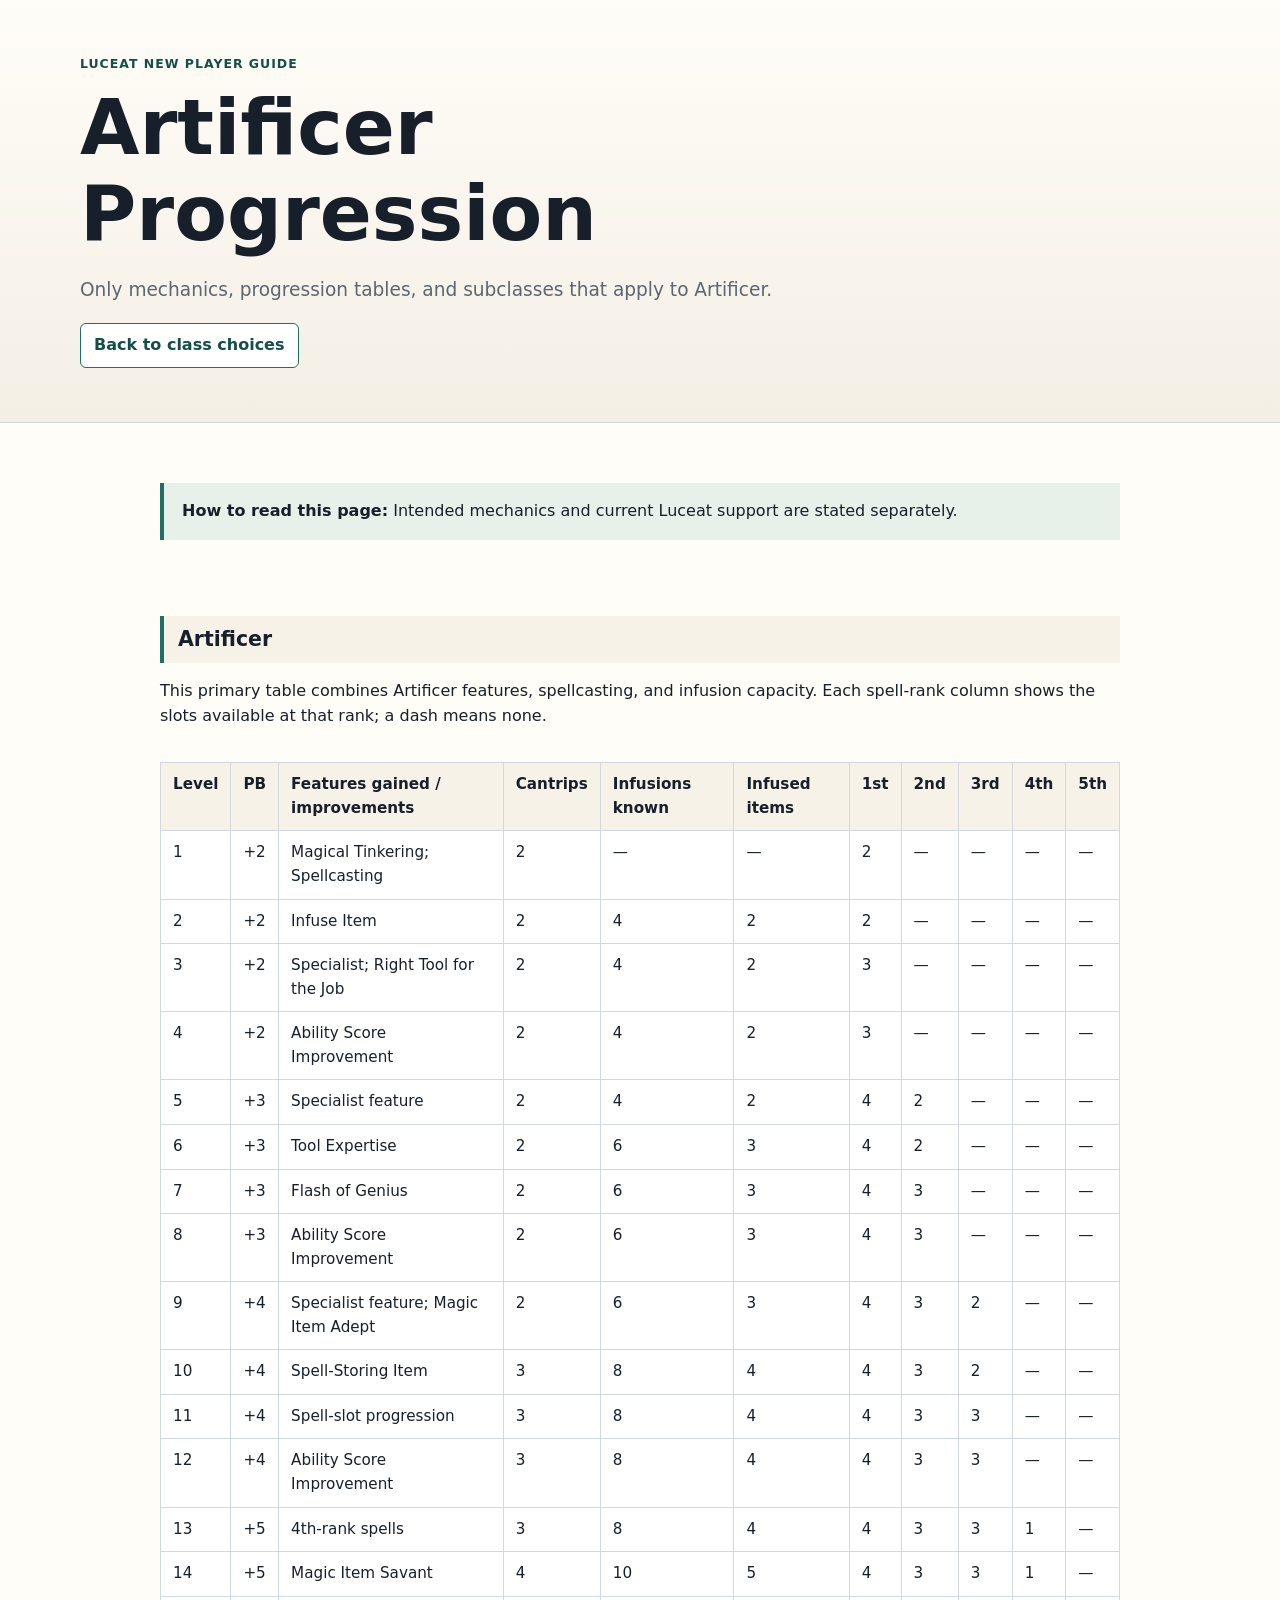
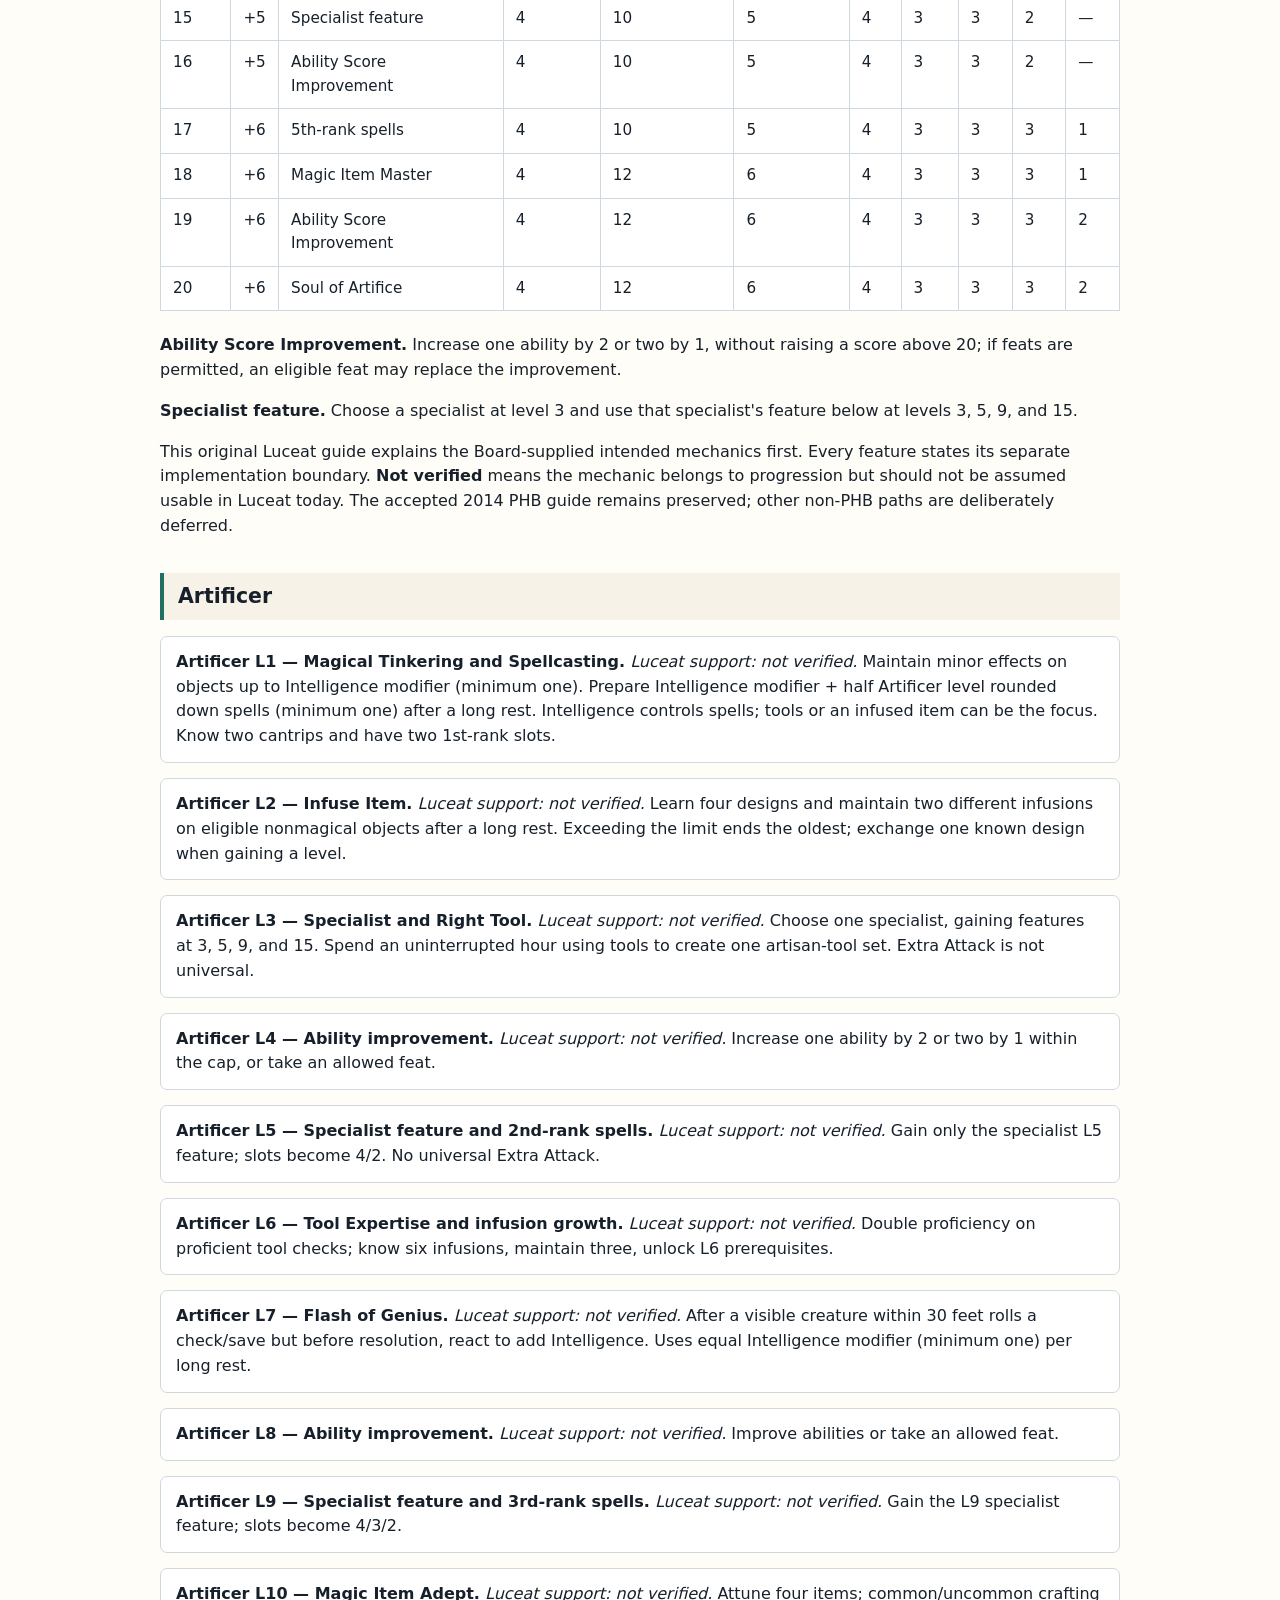
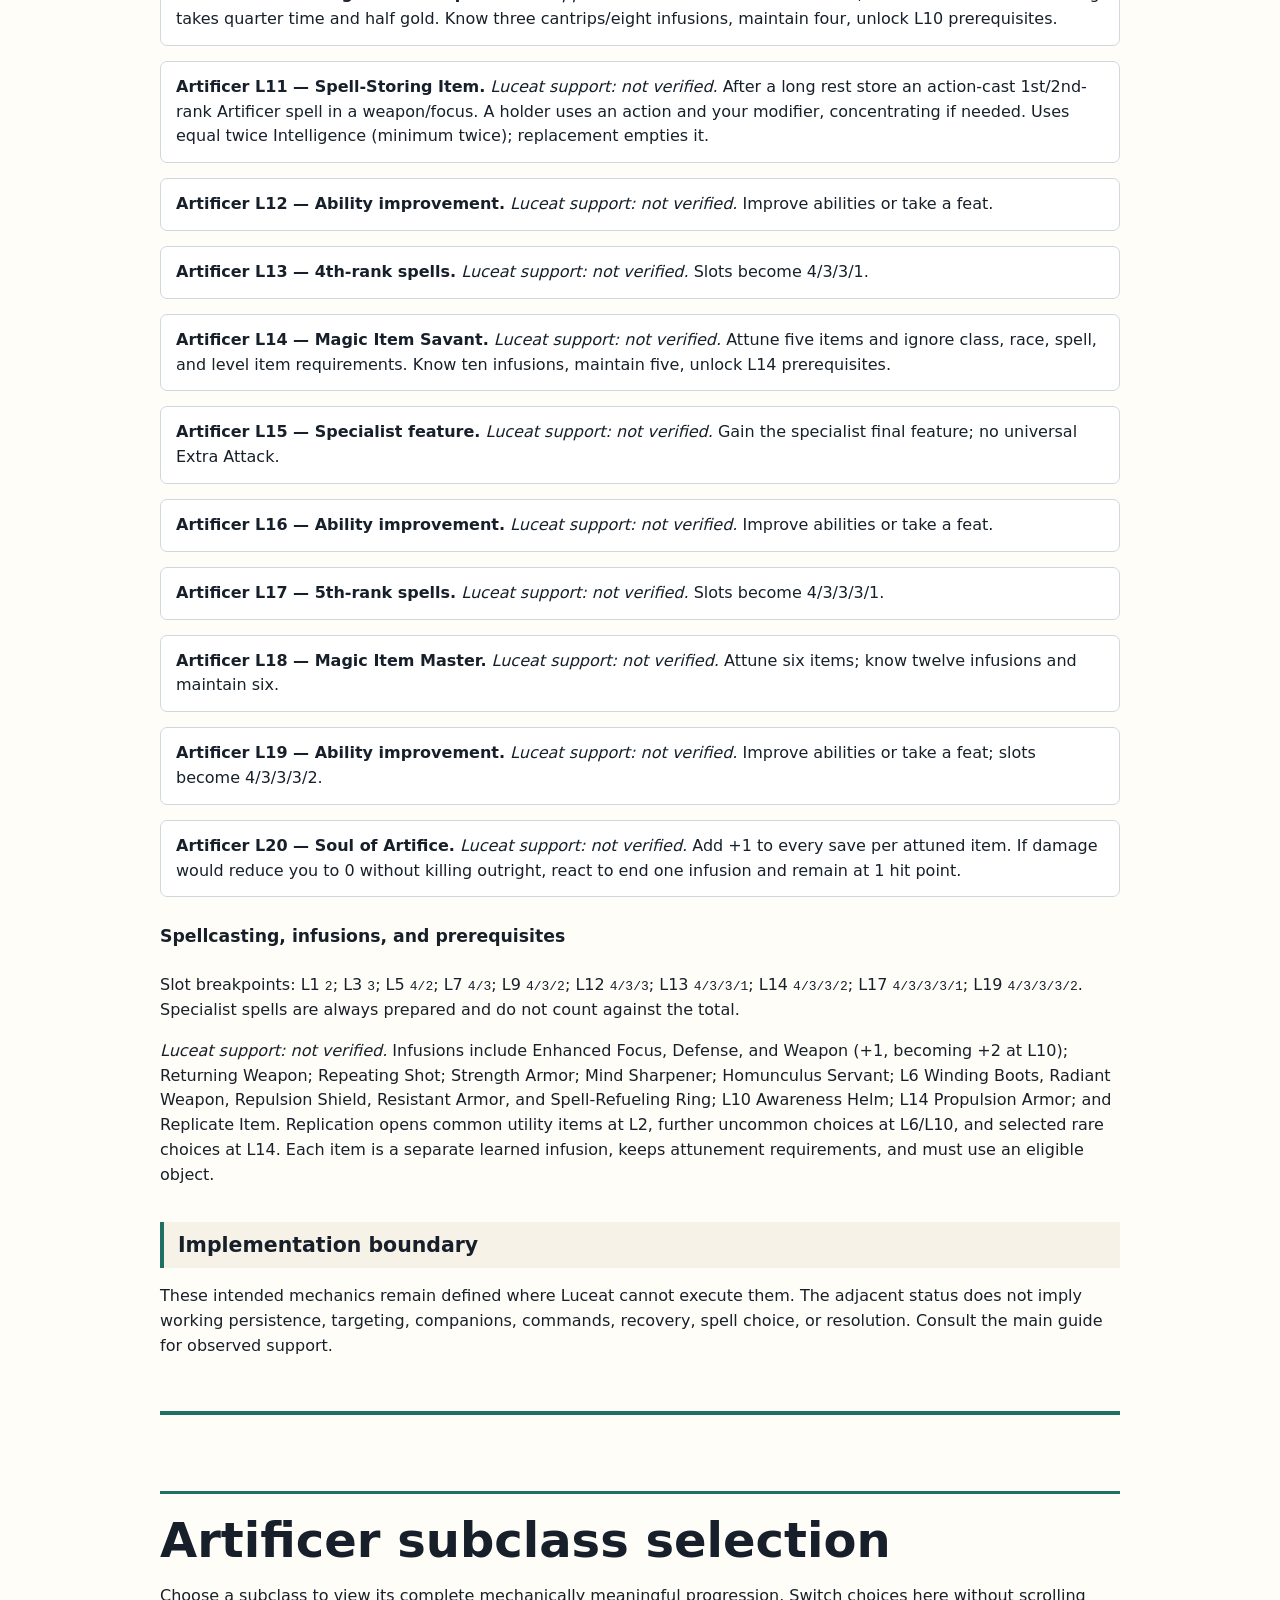
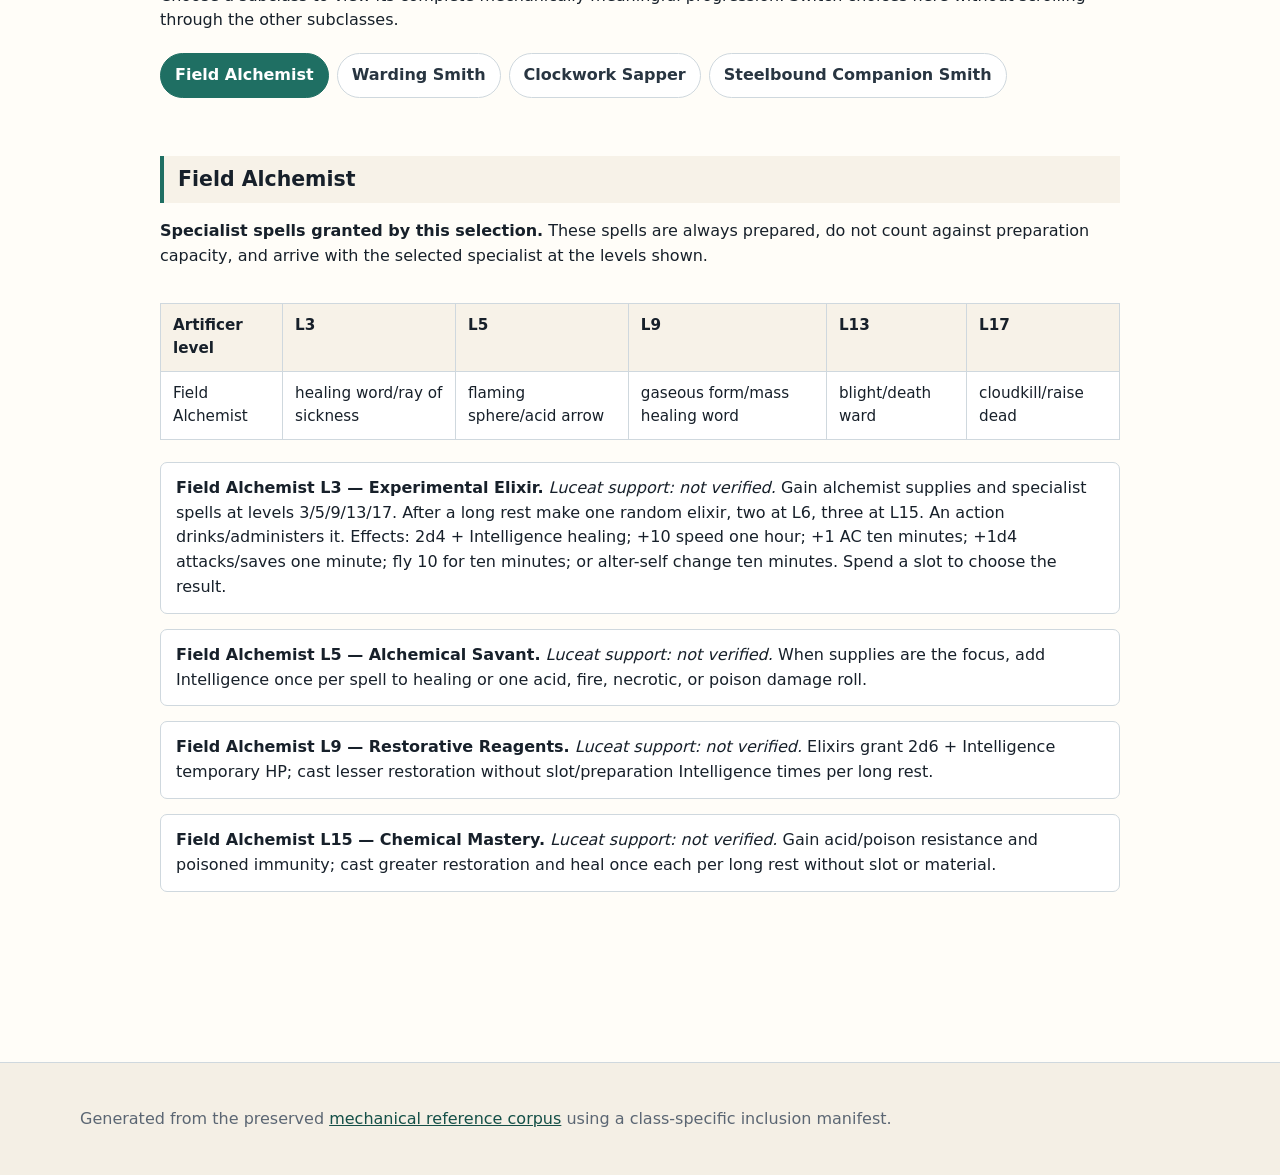
<file: classes/artificer.html>
<!doctype html><html lang="en"><head><meta charset="utf-8"><meta name="viewport" content="width=device-width, initial-scale=1"><title>Artificer Progression | Luceat New Player Guide</title><meta name="description" content="Class-specific level-by-level Artificer and subclass progression for Luceat players."><link rel="stylesheet" href="../styles.css"></head><body><header class="site-header progression-hero"><div class="wrap"><p class="eyebrow">Luceat New Player Guide</p><h1>Artificer Progression</h1><p class="lead">Only mechanics, progression tables, and subclasses that apply to Artificer.</p><p><a class="button-link" href="../index.html#classes">Back to class choices</a></p></div></header><main class="wrap progression-guide"><aside class="callout"><strong>How to read this page:</strong> Intended mechanics and current Luceat support are stated separately.</aside><article class="progression-corpus" data-class="artificer" data-source="artificer-progression.md"><h3 id="artificer">Artificer</h3>
<p>This primary table combines Artificer features, spellcasting, and infusion capacity. Each spell-rank column shows the slots available at that rank; a dash means none.</p>
<div class="table-scroll"><table><thead><tr><th>Level</th><th>PB</th><th>Features gained / improvements</th><th>Cantrips</th><th>Infusions known</th><th>Infused items</th><th>1st</th><th>2nd</th><th>3rd</th><th>4th</th><th>5th</th></tr></thead><tbody><tr><td>1</td><td>+2</td><td>Magical Tinkering; Spellcasting</td><td>2</td><td>—</td><td>—</td><td>2</td><td>—</td><td>—</td><td>—</td><td>—</td></tr><tr><td>2</td><td>+2</td><td>Infuse Item</td><td>2</td><td>4</td><td>2</td><td>2</td><td>—</td><td>—</td><td>—</td><td>—</td></tr><tr><td>3</td><td>+2</td><td>Specialist; Right Tool for the Job</td><td>2</td><td>4</td><td>2</td><td>3</td><td>—</td><td>—</td><td>—</td><td>—</td></tr><tr><td>4</td><td>+2</td><td>Ability Score Improvement</td><td>2</td><td>4</td><td>2</td><td>3</td><td>—</td><td>—</td><td>—</td><td>—</td></tr><tr><td>5</td><td>+3</td><td>Specialist feature</td><td>2</td><td>4</td><td>2</td><td>4</td><td>2</td><td>—</td><td>—</td><td>—</td></tr><tr><td>6</td><td>+3</td><td>Tool Expertise</td><td>2</td><td>6</td><td>3</td><td>4</td><td>2</td><td>—</td><td>—</td><td>—</td></tr><tr><td>7</td><td>+3</td><td>Flash of Genius</td><td>2</td><td>6</td><td>3</td><td>4</td><td>3</td><td>—</td><td>—</td><td>—</td></tr><tr><td>8</td><td>+3</td><td>Ability Score Improvement</td><td>2</td><td>6</td><td>3</td><td>4</td><td>3</td><td>—</td><td>—</td><td>—</td></tr><tr><td>9</td><td>+4</td><td>Specialist feature; Magic Item Adept</td><td>2</td><td>6</td><td>3</td><td>4</td><td>3</td><td>2</td><td>—</td><td>—</td></tr><tr><td>10</td><td>+4</td><td>Spell-Storing Item</td><td>3</td><td>8</td><td>4</td><td>4</td><td>3</td><td>2</td><td>—</td><td>—</td></tr><tr><td>11</td><td>+4</td><td>Spell-slot progression</td><td>3</td><td>8</td><td>4</td><td>4</td><td>3</td><td>3</td><td>—</td><td>—</td></tr><tr><td>12</td><td>+4</td><td>Ability Score Improvement</td><td>3</td><td>8</td><td>4</td><td>4</td><td>3</td><td>3</td><td>—</td><td>—</td></tr><tr><td>13</td><td>+5</td><td>4th-rank spells</td><td>3</td><td>8</td><td>4</td><td>4</td><td>3</td><td>3</td><td>1</td><td>—</td></tr><tr><td>14</td><td>+5</td><td>Magic Item Savant</td><td>4</td><td>10</td><td>5</td><td>4</td><td>3</td><td>3</td><td>1</td><td>—</td></tr><tr><td>15</td><td>+5</td><td>Specialist feature</td><td>4</td><td>10</td><td>5</td><td>4</td><td>3</td><td>3</td><td>2</td><td>—</td></tr><tr><td>16</td><td>+5</td><td>Ability Score Improvement</td><td>4</td><td>10</td><td>5</td><td>4</td><td>3</td><td>3</td><td>2</td><td>—</td></tr><tr><td>17</td><td>+6</td><td>5th-rank spells</td><td>4</td><td>10</td><td>5</td><td>4</td><td>3</td><td>3</td><td>3</td><td>1</td></tr><tr><td>18</td><td>+6</td><td>Magic Item Master</td><td>4</td><td>12</td><td>6</td><td>4</td><td>3</td><td>3</td><td>3</td><td>1</td></tr><tr><td>19</td><td>+6</td><td>Ability Score Improvement</td><td>4</td><td>12</td><td>6</td><td>4</td><td>3</td><td>3</td><td>3</td><td>2</td></tr><tr><td>20</td><td>+6</td><td>Soul of Artifice</td><td>4</td><td>12</td><td>6</td><td>4</td><td>3</td><td>3</td><td>3</td><td>2</td></tr></tbody></table></div>
<p><strong>Ability Score Improvement.</strong> Increase one ability by 2 or two by 1, without raising a score above 20; if feats are permitted, an eligible feat may replace the improvement.</p>
<p><strong>Specialist feature.</strong> Choose a specialist at level 3 and use that specialist's feature below at levels 3, 5, 9, and 15.</p>
<p>This original Luceat guide explains the Board-supplied intended mechanics first. Every feature states its separate implementation boundary. <strong>Not verified</strong> means the mechanic belongs to progression but should not be assumed usable in Luceat today. The accepted 2014 PHB guide remains preserved; other non-PHB paths are deliberately deferred.</p>
<h3 id="artificer">Artificer</h3>
<ul class="progression-list">
<li><strong>Artificer L1 — Magical Tinkering and Spellcasting.</strong> <em>Luceat support: not verified.</em> Maintain minor effects on objects up to Intelligence modifier (minimum one). Prepare Intelligence modifier + half Artificer level rounded down spells (minimum one) after a long rest. Intelligence controls spells; tools or an infused item can be the focus. Know two cantrips and have two 1st-rank slots.</li>
<li><strong>Artificer L2 — Infuse Item.</strong> <em>Luceat support: not verified.</em> Learn four designs and maintain two different infusions on eligible nonmagical objects after a long rest. Exceeding the limit ends the oldest; exchange one known design when gaining a level.</li>
<li><strong>Artificer L3 — Specialist and Right Tool.</strong> <em>Luceat support: not verified.</em> Choose one specialist, gaining features at 3, 5, 9, and 15. Spend an uninterrupted hour using tools to create one artisan-tool set. Extra Attack is not universal.</li>
<li><strong>Artificer L4 — Ability improvement.</strong> <em>Luceat support: not verified.</em> Increase one ability by 2 or two by 1 within the cap, or take an allowed feat.</li>
<li><strong>Artificer L5 — Specialist feature and 2nd-rank spells.</strong> <em>Luceat support: not verified.</em> Gain only the specialist L5 feature; slots become 4/2. No universal Extra Attack.</li>
<li><strong>Artificer L6 — Tool Expertise and infusion growth.</strong> <em>Luceat support: not verified.</em> Double proficiency on proficient tool checks; know six infusions, maintain three, unlock L6 prerequisites.</li>
<li><strong>Artificer L7 — Flash of Genius.</strong> <em>Luceat support: not verified.</em> After a visible creature within 30 feet rolls a check/save but before resolution, react to add Intelligence. Uses equal Intelligence modifier (minimum one) per long rest.</li>
<li><strong>Artificer L8 — Ability improvement.</strong> <em>Luceat support: not verified.</em> Improve abilities or take an allowed feat.</li>
<li><strong>Artificer L9 — Specialist feature and 3rd-rank spells.</strong> <em>Luceat support: not verified.</em> Gain the L9 specialist feature; slots become 4/3/2.</li>
<li><strong>Artificer L10 — Magic Item Adept.</strong> <em>Luceat support: not verified.</em> Attune four items; common/uncommon crafting takes quarter time and half gold. Know three cantrips/eight infusions, maintain four, unlock L10 prerequisites.</li>
<li><strong>Artificer L11 — Spell-Storing Item.</strong> <em>Luceat support: not verified.</em> After a long rest store an action-cast 1st/2nd-rank Artificer spell in a weapon/focus. A holder uses an action and your modifier, concentrating if needed. Uses equal twice Intelligence (minimum twice); replacement empties it.</li>
<li><strong>Artificer L12 — Ability improvement.</strong> <em>Luceat support: not verified.</em> Improve abilities or take a feat.</li>
<li><strong>Artificer L13 — 4th-rank spells.</strong> <em>Luceat support: not verified.</em> Slots become 4/3/3/1.</li>
<li><strong>Artificer L14 — Magic Item Savant.</strong> <em>Luceat support: not verified.</em> Attune five items and ignore class, race, spell, and level item requirements. Know ten infusions, maintain five, unlock L14 prerequisites.</li>
<li><strong>Artificer L15 — Specialist feature.</strong> <em>Luceat support: not verified.</em> Gain the specialist final feature; no universal Extra Attack.</li>
<li><strong>Artificer L16 — Ability improvement.</strong> <em>Luceat support: not verified.</em> Improve abilities or take a feat.</li>
<li><strong>Artificer L17 — 5th-rank spells.</strong> <em>Luceat support: not verified.</em> Slots become 4/3/3/3/1.</li>
<li><strong>Artificer L18 — Magic Item Master.</strong> <em>Luceat support: not verified.</em> Attune six items; know twelve infusions and maintain six.</li>
<li><strong>Artificer L19 — Ability improvement.</strong> <em>Luceat support: not verified.</em> Improve abilities or take a feat; slots become 4/3/3/3/2.</li>
<li><strong>Artificer L20 — Soul of Artifice.</strong> <em>Luceat support: not verified.</em> Add +1 to every save per attuned item. If damage would reduce you to 0 without killing outright, react to end one infusion and remain at 1 hit point.</li>
</ul>
<h4 id="spellcasting-infusions-and-prerequisites">Spellcasting, infusions, and prerequisites</h4>
<p>Slot breakpoints: L1 <code>2</code>; L3 <code>3</code>; L5 <code>4/2</code>; L7 <code>4/3</code>; L9 <code>4/3/2</code>; L12 <code>4/3/3</code>; L13 <code>4/3/3/1</code>; L14 <code>4/3/3/2</code>; L17 <code>4/3/3/3/1</code>; L19 <code>4/3/3/3/2</code>. Specialist spells are always prepared and do not count against the total.</p>
<p><em>Luceat support: not verified.</em> Infusions include Enhanced Focus, Defense, and Weapon (+1, becoming +2 at L10); Returning Weapon; Repeating Shot; Strength Armor; Mind Sharpener; Homunculus Servant; L6 Winding Boots, Radiant Weapon, Repulsion Shield, Resistant Armor, and Spell-Refueling Ring; L10 Awareness Helm; L14 Propulsion Armor; and Replicate Item. Replication opens common utility items at L2, further uncommon choices at L6/L10, and selected rare choices at L14. Each item is a separate learned infusion, keeps attunement requirements, and must use an eligible object.</p>
<h3 id="field-alchemist">Field Alchemist</h3>
<p><strong>Specialist spells granted by this selection.</strong> These spells are always prepared, do not count against preparation capacity, and arrive with the selected specialist at the levels shown.</p>
<div class="table-scroll"><table><thead><tr><th>Artificer level</th><th>L3</th><th>L5</th><th>L9</th><th>L13</th><th>L17</th></tr></thead><tbody><tr><td>Field Alchemist</td><td>healing word/ray of sickness</td><td>flaming sphere/acid arrow</td><td>gaseous form/mass healing word</td><td>blight/death ward</td><td>cloudkill/raise dead</td></tr></tbody></table></div>
<ul class="progression-list">
<li><strong>Field Alchemist L3 — Experimental Elixir.</strong> <em>Luceat support: not verified.</em> Gain alchemist supplies and specialist spells at levels 3/5/9/13/17. After a long rest make one random elixir, two at L6, three at L15. An action drinks/administers it. Effects: 2d4 + Intelligence healing; +10 speed one hour; +1 AC ten minutes; +1d4 attacks/saves one minute; fly 10 for ten minutes; or alter-self change ten minutes. Spend a slot to choose the result.</li>
<li><strong>Field Alchemist L5 — Alchemical Savant.</strong> <em>Luceat support: not verified.</em> When supplies are the focus, add Intelligence once per spell to healing or one acid, fire, necrotic, or poison damage roll.</li>
<li><strong>Field Alchemist L9 — Restorative Reagents.</strong> <em>Luceat support: not verified.</em> Elixirs grant 2d6 + Intelligence temporary HP; cast lesser restoration without slot/preparation Intelligence times per long rest.</li>
<li><strong>Field Alchemist L15 — Chemical Mastery.</strong> <em>Luceat support: not verified.</em> Gain acid/poison resistance and poisoned immunity; cast greater restoration and heal once each per long rest without slot or material.</li>
</ul>
<h3 id="warding-smith">Warding Smith</h3>
<p><strong>Specialist spells granted by this selection.</strong> These spells are always prepared, do not count against preparation capacity, and arrive with the selected specialist at the levels shown.</p>
<div class="table-scroll"><table><thead><tr><th>Artificer level</th><th>L3</th><th>L5</th><th>L9</th><th>L13</th><th>L17</th></tr></thead><tbody><tr><td>Warding Smith</td><td>magic missile/thunderwave</td><td>mirror image/shatter</td><td>hypnotic pattern/lightning bolt</td><td>fire shield/greater invisibility</td><td>passwall/wall of force</td></tr></tbody></table></div>
<ul class="progression-list">
<li><strong>Warding Smith L3 — Arcane Armor.</strong> <em>Luceat support: not verified.</em> Gain smith tools, heavy armor, and specialist spells. Armor ignores Strength, acts as focus, resists removal, and replaces limbs. Guardian has Intelligence 1d8 gauntlets that hinder attacks on others and bonus-action level-sized temporary HP proficiency times/long rest. Infiltrator has Intelligence 1d6 launcher plus 1d6 once/turn, +5 speed, and improved Stealth.</li>
<li><strong>Warding Smith L5 — Extra Attack.</strong> <em>Luceat support: not verified.</em> Attack twice with the Attack action. This is specialist-only.</li>
<li><strong>Warding Smith L9 — Armor Modifications.</strong> <em>Luceat support: not verified.</em> Chest, boots, helmet, and special weapon are separate infusion targets; maintain two extra armor-only infusions.</li>
<li><strong>Warding Smith L15 — Perfected Armor.</strong> <em>Luceat support: not verified.</em> Guardian reacts proficiency times/long rest to pull and possibly strike a nearby creature. Infiltrator launcher hits illuminate, grant advantage on the next attack, and add 1d6 lightning if it hits.</li>
</ul>
<h3 id="clockwork-sapper">Clockwork Sapper</h3>
<p><strong>Specialist spells granted by this selection.</strong> These spells are always prepared, do not count against preparation capacity, and arrive with the selected specialist at the levels shown.</p>
<div class="table-scroll"><table><thead><tr><th>Artificer level</th><th>L3</th><th>L5</th><th>L9</th><th>L13</th><th>L17</th></tr></thead><tbody><tr><td>Clockwork Sapper</td><td>shield/thunderwave</td><td>scorching ray/shatter</td><td>fireball/wind wall</td><td>ice storm/wall of fire</td><td>cone of cold/wall of force</td></tr></tbody></table></div>
<ul class="progression-list">
<li><strong>Clockwork Sapper L3 — Eldritch Cannon.</strong> <em>Luceat support: not verified.</em> Gain woodcarver tools and specialist spells. Action-create one hour-long Tiny/Small AC18 cannon with HP five times level, free once/long rest or for a slot. Bonus-action command within 60 feet: 15-foot cone 2d8 fire (Dexterity half), 120-foot attack 2d8 force plus push, or 10-foot aura granting 1d8 + Intelligence temporary HP.</li>
<li><strong>Clockwork Sapper L5 — Arcane Firearm.</strong> <em>Luceat support: not verified.</em> Make one rod/staff/wand a focus adding 1d8 to one Artificer-spell damage roll.</li>
<li><strong>Clockwork Sapper L9 — Explosive Cannon.</strong> <em>Luceat support: not verified.</em> Cannon damage rises 1d8; action-detonate within 60 feet for 3d8 force in 20 feet, Dexterity half.</li>
<li><strong>Clockwork Sapper L15 — Fortified Position.</strong> <em>Luceat support: not verified.</em> Cannons grant half cover within 10 feet; create two different-mode cannons and activate both with one bonus action.</li>
</ul>
<h3 id="steelbound-companion-smith">Steelbound Companion Smith</h3>
<p><strong>Specialist spells granted by this selection.</strong> These spells are always prepared, do not count against preparation capacity, and arrive with the selected specialist at the levels shown.</p>
<div class="table-scroll"><table><thead><tr><th>Artificer level</th><th>L3</th><th>L5</th><th>L9</th><th>L13</th><th>L17</th></tr></thead><tbody><tr><td>Steelbound Companion Smith</td><td>heroism/shield</td><td>branding smite/warding bond</td><td>aura of vitality/conjure barrage</td><td>aura of purity/fire shield</td><td>banishing smite/mass cure wounds</td></tr></tbody></table></div>
<ul class="progression-list">
<li><strong>Steelbound Companion Smith L3 — Battle Ready and Steel Defender.</strong> <em>Luceat support: not verified.</em> Gain smith tools, martial weapons, specialist spells, and Intelligence attacks with an attuned magic weapon. Defender: AC15, HP 2 + Intelligence + five times level, speed 40, scaling saves/skills, poison immunity, 1d8 + proficiency force strike, and defensive reaction. It dodges unless bonus-action commanded; mending heals 2d6; rebuilding costs one hour and a slot.</li>
<li><strong>Steelbound Companion Smith L5 — Extra Attack.</strong> <em>Luceat support: not verified.</em> Attack twice with the Attack action. This is specialist-only.</li>
<li><strong>Steelbound Companion Smith L9 — Arcane Jolt.</strong> <em>Luceat support: not verified.</em> Once/turn after your magic weapon or defender hits, add 2d6 force or heal a visible creature/object within 30 feet for 2d6. Intelligence uses per long rest.</li>
<li><strong>Steelbound Companion Smith L15 — Improved Defender.</strong> <em>Luceat support: not verified.</em> Jolt becomes 4d6; defender gains +2 AC and its defensive reaction deals 1d4 + Intelligence force if the attack still hits.</li>
</ul>
<h3 id="implementation-boundary">Implementation boundary</h3>
<p>These intended mechanics remain defined where Luceat cannot execute them. The adjacent status does not imply working persistence, targeting, companions, commands, recovery, spell choice, or resolution. Consult the main guide for observed support.</p></article></main><footer class="footer"><div class="wrap"><p>Generated from the preserved <a href="../artificer-progression.md">mechanical reference corpus</a> using a class-specific inclusion manifest.</p></div></footer><script src="../subclass-selector.js"></script></body></html>
</file>
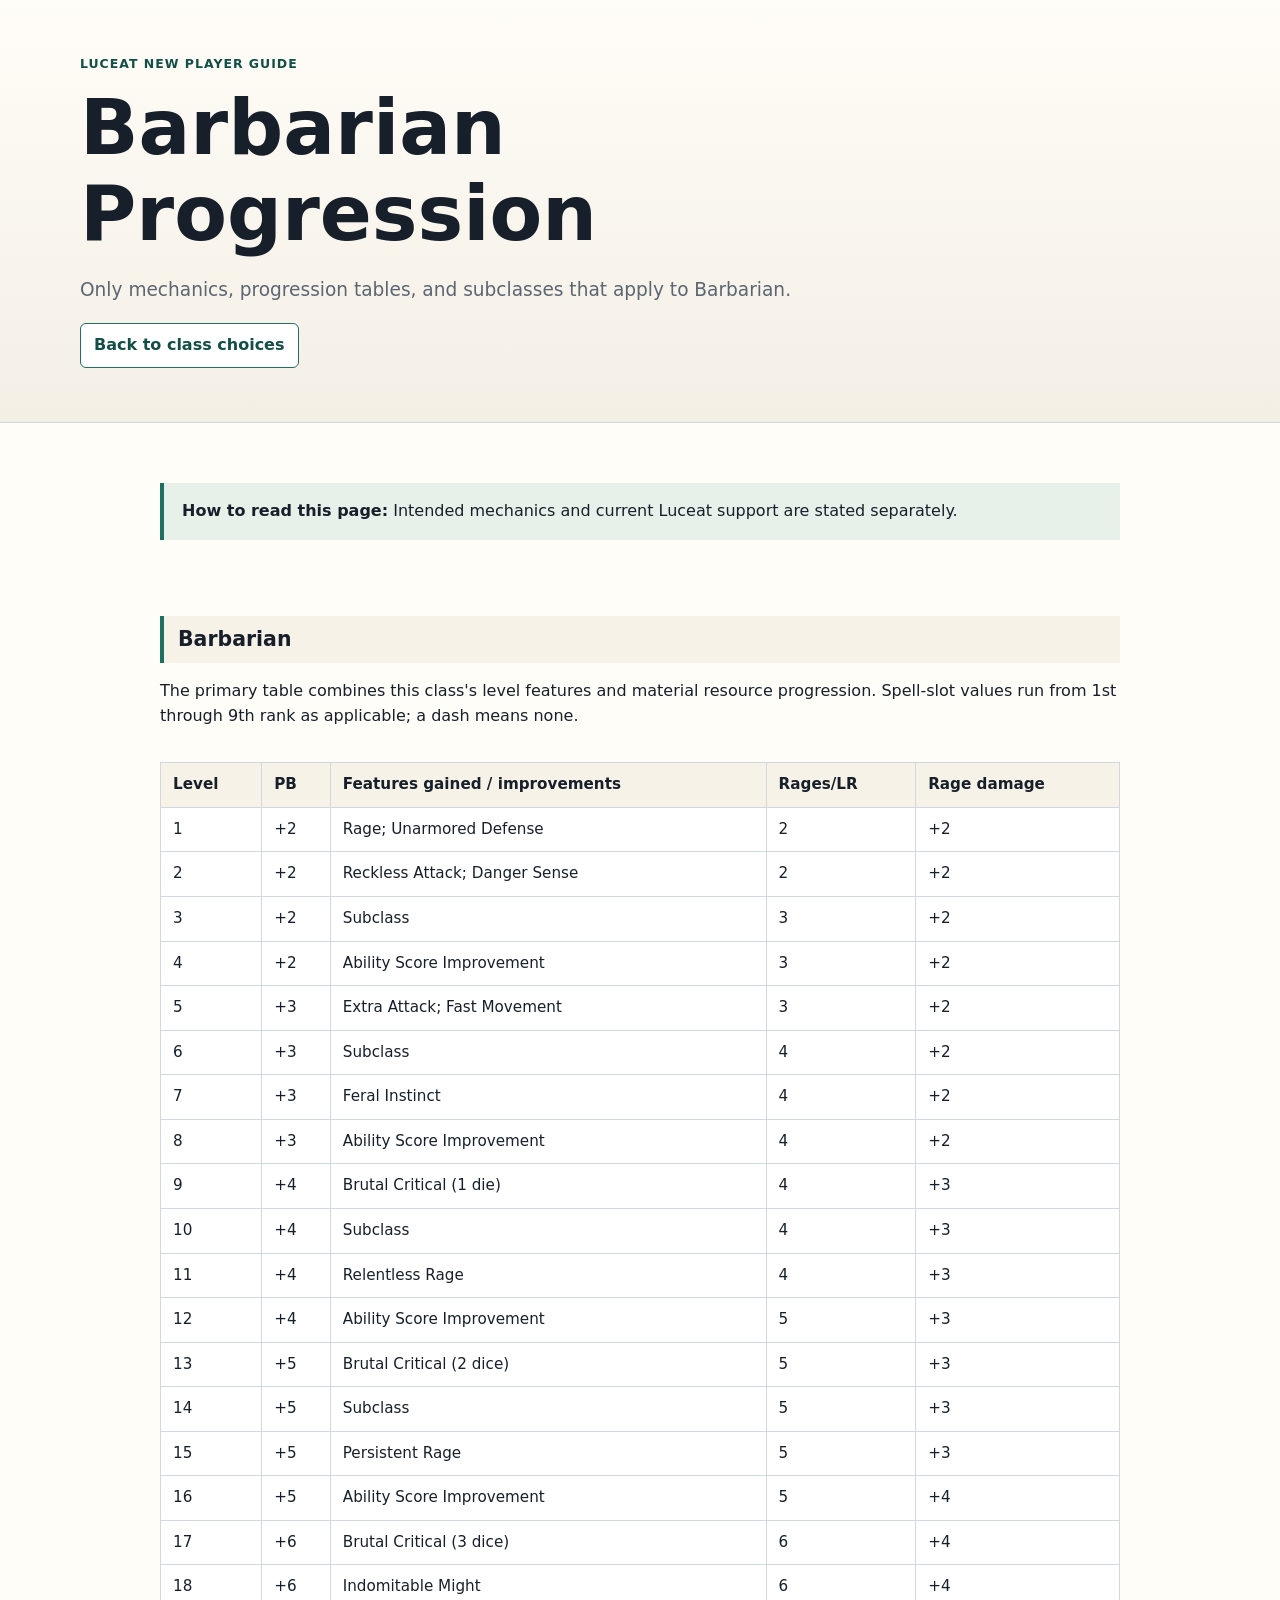
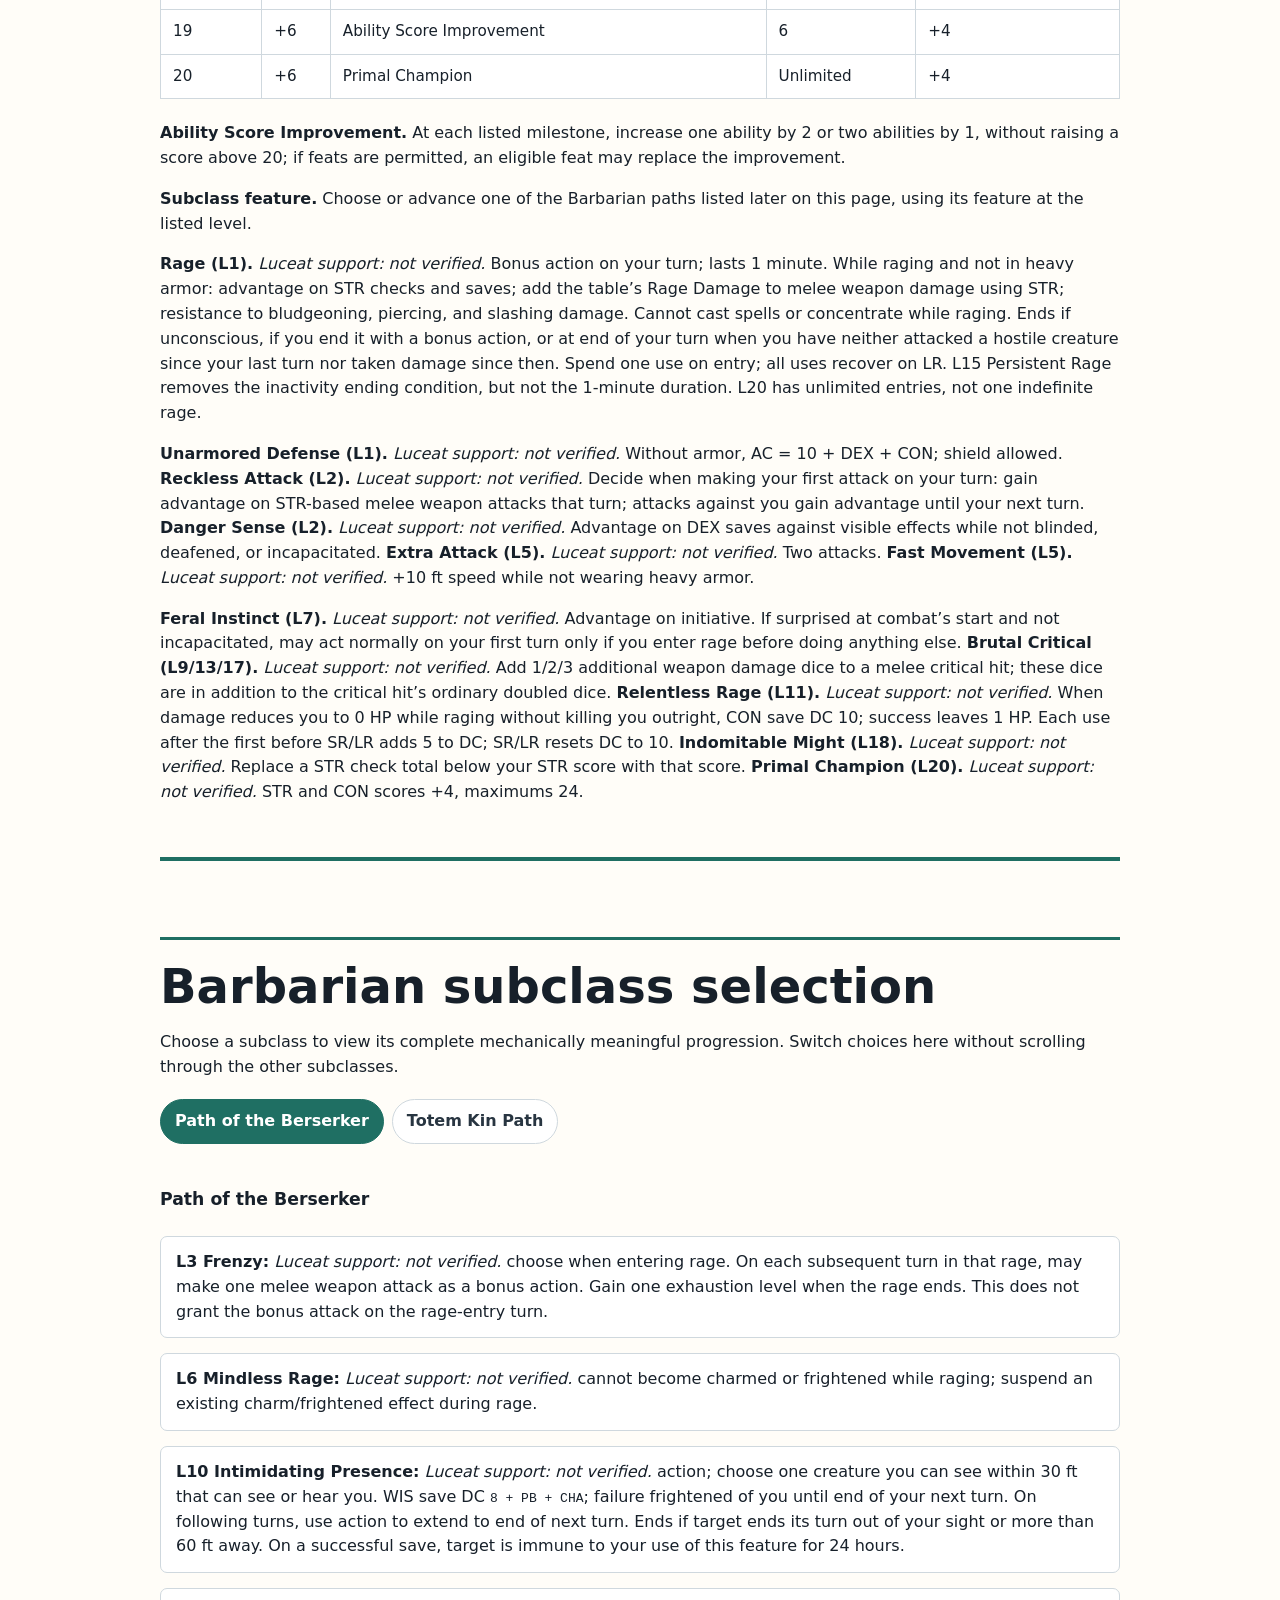
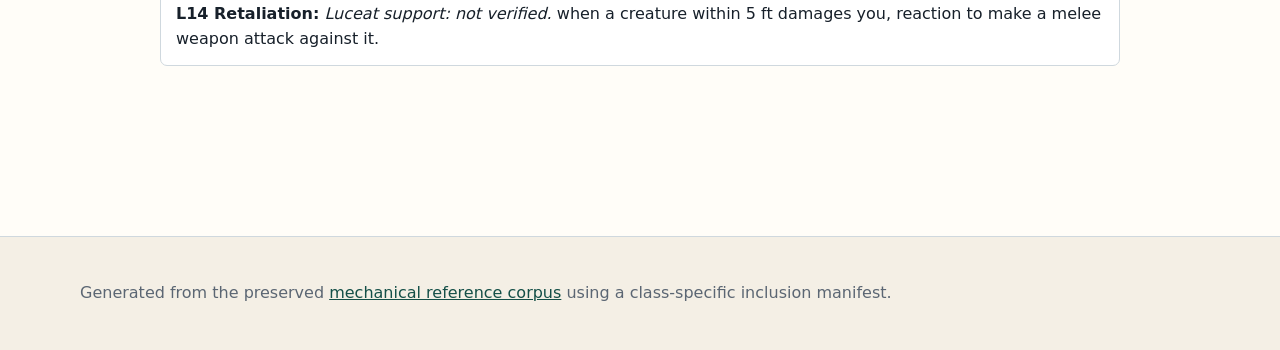
<file: classes/barbarian.html>
<!doctype html><html lang="en"><head><meta charset="utf-8"><meta name="viewport" content="width=device-width, initial-scale=1"><title>Barbarian Progression | Luceat New Player Guide</title><meta name="description" content="Class-specific level-by-level Barbarian and subclass progression for Luceat players."><link rel="stylesheet" href="../styles.css"></head><body><header class="site-header progression-hero"><div class="wrap"><p class="eyebrow">Luceat New Player Guide</p><h1>Barbarian Progression</h1><p class="lead">Only mechanics, progression tables, and subclasses that apply to Barbarian.</p><p><a class="button-link" href="../index.html#classes">Back to class choices</a></p></div></header><main class="wrap progression-guide"><aside class="callout"><strong>How to read this page:</strong> Intended mechanics and current Luceat support are stated separately.</aside><article class="progression-corpus" data-class="barbarian" data-source="phb-2014-progression.md"><h3 id="barbarian">Barbarian</h3>
<p>The primary table combines this class's level features and material resource progression. Spell-slot values run from 1st through 9th rank as applicable; a dash means none.</p>
<div class="table-scroll"><table><thead><tr><th>Level</th><th>PB</th><th>Features gained / improvements</th><th>Rages/LR</th><th>Rage damage</th></tr></thead><tbody><tr><td>1</td><td>+2</td><td>Rage; Unarmored Defense</td><td>2</td><td>+2</td></tr><tr><td>2</td><td>+2</td><td>Reckless Attack; Danger Sense</td><td>2</td><td>+2</td></tr><tr><td>3</td><td>+2</td><td>Subclass</td><td>3</td><td>+2</td></tr><tr><td>4</td><td>+2</td><td>Ability Score Improvement</td><td>3</td><td>+2</td></tr><tr><td>5</td><td>+3</td><td>Extra Attack; Fast Movement</td><td>3</td><td>+2</td></tr><tr><td>6</td><td>+3</td><td>Subclass</td><td>4</td><td>+2</td></tr><tr><td>7</td><td>+3</td><td>Feral Instinct</td><td>4</td><td>+2</td></tr><tr><td>8</td><td>+3</td><td>Ability Score Improvement</td><td>4</td><td>+2</td></tr><tr><td>9</td><td>+4</td><td>Brutal Critical (1 die)</td><td>4</td><td>+3</td></tr><tr><td>10</td><td>+4</td><td>Subclass</td><td>4</td><td>+3</td></tr><tr><td>11</td><td>+4</td><td>Relentless Rage</td><td>4</td><td>+3</td></tr><tr><td>12</td><td>+4</td><td>Ability Score Improvement</td><td>5</td><td>+3</td></tr><tr><td>13</td><td>+5</td><td>Brutal Critical (2 dice)</td><td>5</td><td>+3</td></tr><tr><td>14</td><td>+5</td><td>Subclass</td><td>5</td><td>+3</td></tr><tr><td>15</td><td>+5</td><td>Persistent Rage</td><td>5</td><td>+3</td></tr><tr><td>16</td><td>+5</td><td>Ability Score Improvement</td><td>5</td><td>+4</td></tr><tr><td>17</td><td>+6</td><td>Brutal Critical (3 dice)</td><td>6</td><td>+4</td></tr><tr><td>18</td><td>+6</td><td>Indomitable Might</td><td>6</td><td>+4</td></tr><tr><td>19</td><td>+6</td><td>Ability Score Improvement</td><td>6</td><td>+4</td></tr><tr><td>20</td><td>+6</td><td>Primal Champion</td><td>Unlimited</td><td>+4</td></tr></tbody></table></div>
<p><strong>Ability Score Improvement.</strong> At each listed milestone, increase one ability by 2 or two abilities by 1, without raising a score above 20; if feats are permitted, an eligible feat may replace the improvement.</p>
<p><strong>Subclass feature.</strong> Choose or advance one of the Barbarian paths listed later on this page, using its feature at the listed level.</p>
<p><strong>Rage (L1).</strong> <em>Luceat support: not verified.</em> Bonus action on your turn; lasts 1 minute. While raging and not in heavy armor: advantage on STR checks and saves; add the table’s Rage Damage to melee weapon damage using STR; resistance to bludgeoning, piercing, and slashing damage. Cannot cast spells or concentrate while raging. Ends if unconscious, if you end it with a bonus action, or at end of your turn when you have neither attacked a hostile creature since your last turn nor taken damage since then. Spend one use on entry; all uses recover on LR. L15 Persistent Rage removes the inactivity ending condition, but not the 1-minute duration. L20 has unlimited entries, not one indefinite rage.</p>
<p><strong>Unarmored Defense (L1).</strong> <em>Luceat support: not verified.</em> Without armor, AC = 10 + DEX + CON; shield allowed. <strong>Reckless Attack (L2).</strong> <em>Luceat support: not verified.</em> Decide when making your first attack on your turn: gain advantage on STR-based melee weapon attacks that turn; attacks against you gain advantage until your next turn. <strong>Danger Sense (L2).</strong> <em>Luceat support: not verified.</em> Advantage on DEX saves against visible effects while not blinded, deafened, or incapacitated. <strong>Extra Attack (L5).</strong> <em>Luceat support: not verified.</em> Two attacks. <strong>Fast Movement (L5).</strong> <em>Luceat support: not verified.</em> +10 ft speed while not wearing heavy armor.</p>
<p><strong>Feral Instinct (L7).</strong> <em>Luceat support: not verified.</em> Advantage on initiative. If surprised at combat’s start and not incapacitated, may act normally on your first turn only if you enter rage before doing anything else. <strong>Brutal Critical (L9/13/17).</strong> <em>Luceat support: not verified.</em> Add 1/2/3 additional weapon damage dice to a melee critical hit; these dice are in addition to the critical hit’s ordinary doubled dice. <strong>Relentless Rage (L11).</strong> <em>Luceat support: not verified.</em> When damage reduces you to 0 HP while raging without killing you outright, CON save DC 10; success leaves 1 HP. Each use after the first before SR/LR adds 5 to DC; SR/LR resets DC to 10. <strong>Indomitable Might (L18).</strong> <em>Luceat support: not verified.</em> Replace a STR check total below your STR score with that score. <strong>Primal Champion (L20).</strong> <em>Luceat support: not verified.</em> STR and CON scores +4, maximums 24.</p>
<h4 id="path-of-the-berserker">Path of the Berserker</h4>
<ul class="progression-list">
<li><strong>L3 Frenzy:</strong> <em>Luceat support: not verified.</em> choose when entering rage. On each subsequent turn in that rage, may make one melee weapon attack as a bonus action. Gain one exhaustion level when the rage ends. This does not grant the bonus attack on the rage-entry turn.</li>
<li><strong>L6 Mindless Rage:</strong> <em>Luceat support: not verified.</em> cannot become charmed or frightened while raging; suspend an existing charm/frightened effect during rage.</li>
<li><strong>L10 Intimidating Presence:</strong> <em>Luceat support: not verified.</em> action; choose one creature you can see within 30 ft that can see or hear you. WIS save DC <code>8 + PB + CHA</code>; failure frightened of you until end of your next turn. On following turns, use action to extend to end of next turn. Ends if target ends its turn out of your sight or more than 60 ft away. On a successful save, target is immune to your use of this feature for 24 hours.</li>
<li><strong>L14 Retaliation:</strong> <em>Luceat support: not verified.</em> when a creature within 5 ft damages you, reaction to make a melee weapon attack against it.</li>
</ul>
<h4 id="totem-kin-path">Totem Kin Path</h4>
<p><strong>L3 Spirit Seeker:</strong> <em>Luceat support: not verified.</em> cast beast sense and speak with animals only as rituals. <strong>L3 Totem Spirit:</strong> <em>Luceat support: not verified.</em> select Bear, Eagle, or Wolf; possess/create the corresponding physical totem object. <strong>L6 Aspect of the Beast:</strong> <em>Luceat support: not verified.</em> select one of the three aspects independently of L3. <strong>L10 Spirit Walker:</strong> <em>Luceat support: not verified.</em> cast commune with nature as a ritual. <strong>L14 Totemic Attunement:</strong> <em>Luceat support: not verified.</em> select independently of earlier animals. No expansion animals are included.</p>
<div class="table-scroll"><table><thead><tr><th>Animal</th><th>L3 spirit: while raging</th><th>L6 aspect</th><th>L14 attunement: while raging</th></tr></thead><tbody><tr><td>Bear</td><td>Resistance to all damage except psychic.</td><td>Carrying capacity doubles; advantage on STR checks to push, pull, lift, or break objects.</td><td>Hostile creatures within 5 ft have disadvantage on attacks against targets other than you or another creature with this feature. A creature unable to see/hear you or immune to frightened is immune.</td></tr><tr><td>Eagle</td><td>Without heavy armor: others have disadvantage on opportunity attacks against you; may Dash as a bonus action.</td><td>See up to 1 mile without difficulty; discern fine detail as though within 100 ft. Dim light does not impose disadvantage on WIS (Perception).</td><td>Flying speed equals current walking speed, usable only in short bursts; fall if ending turn airborne without other support.</td></tr><tr><td>Wolf</td><td>Friends have advantage on melee attacks against hostile creatures within 5 ft of you.</td><td>Track while traveling fast; move stealthily while traveling normally.</td><td>After hitting a Large or smaller creature with a melee weapon attack on your turn, bonus action to knock it prone; no save.</td></tr></tbody></table></div></article></main><footer class="footer"><div class="wrap"><p>Generated from the preserved <a href="../phb-2014-progression.md">mechanical reference corpus</a> using a class-specific inclusion manifest.</p></div></footer><script src="../subclass-selector.js"></script></body></html>
</file>
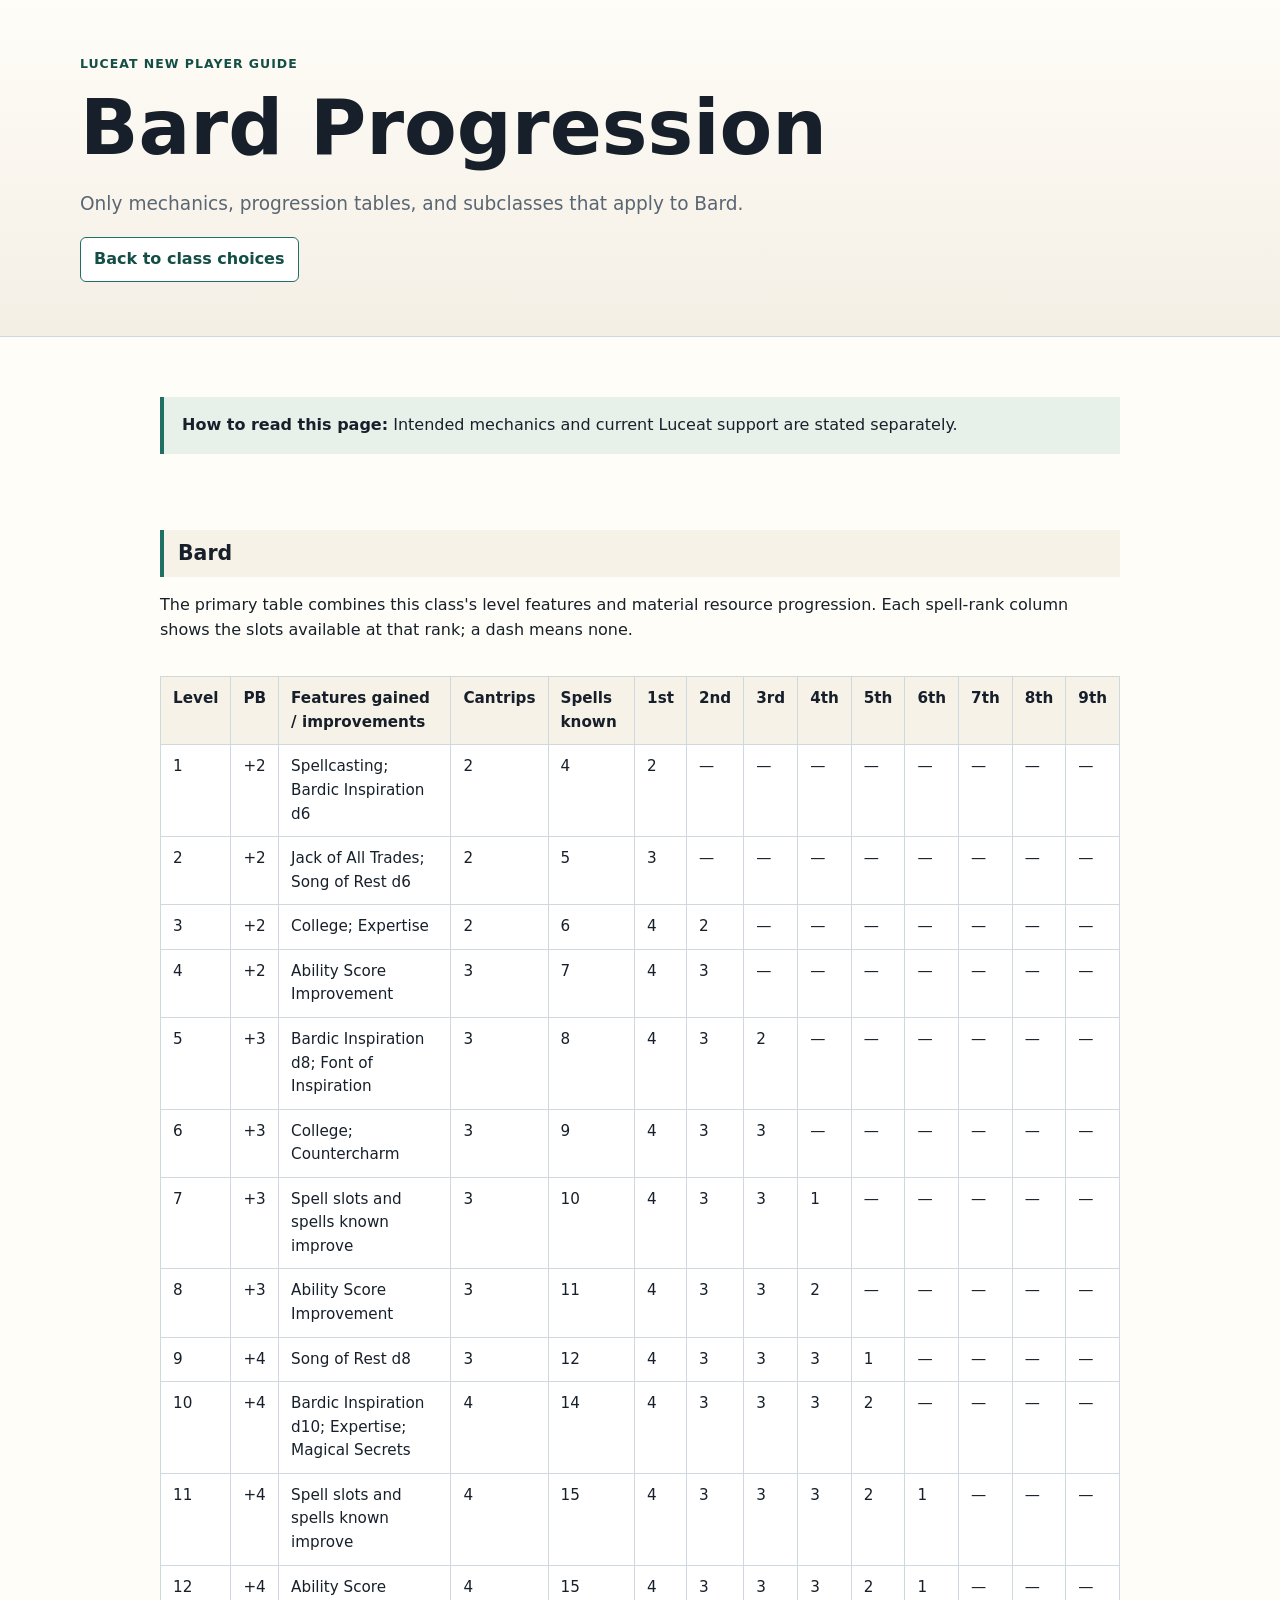
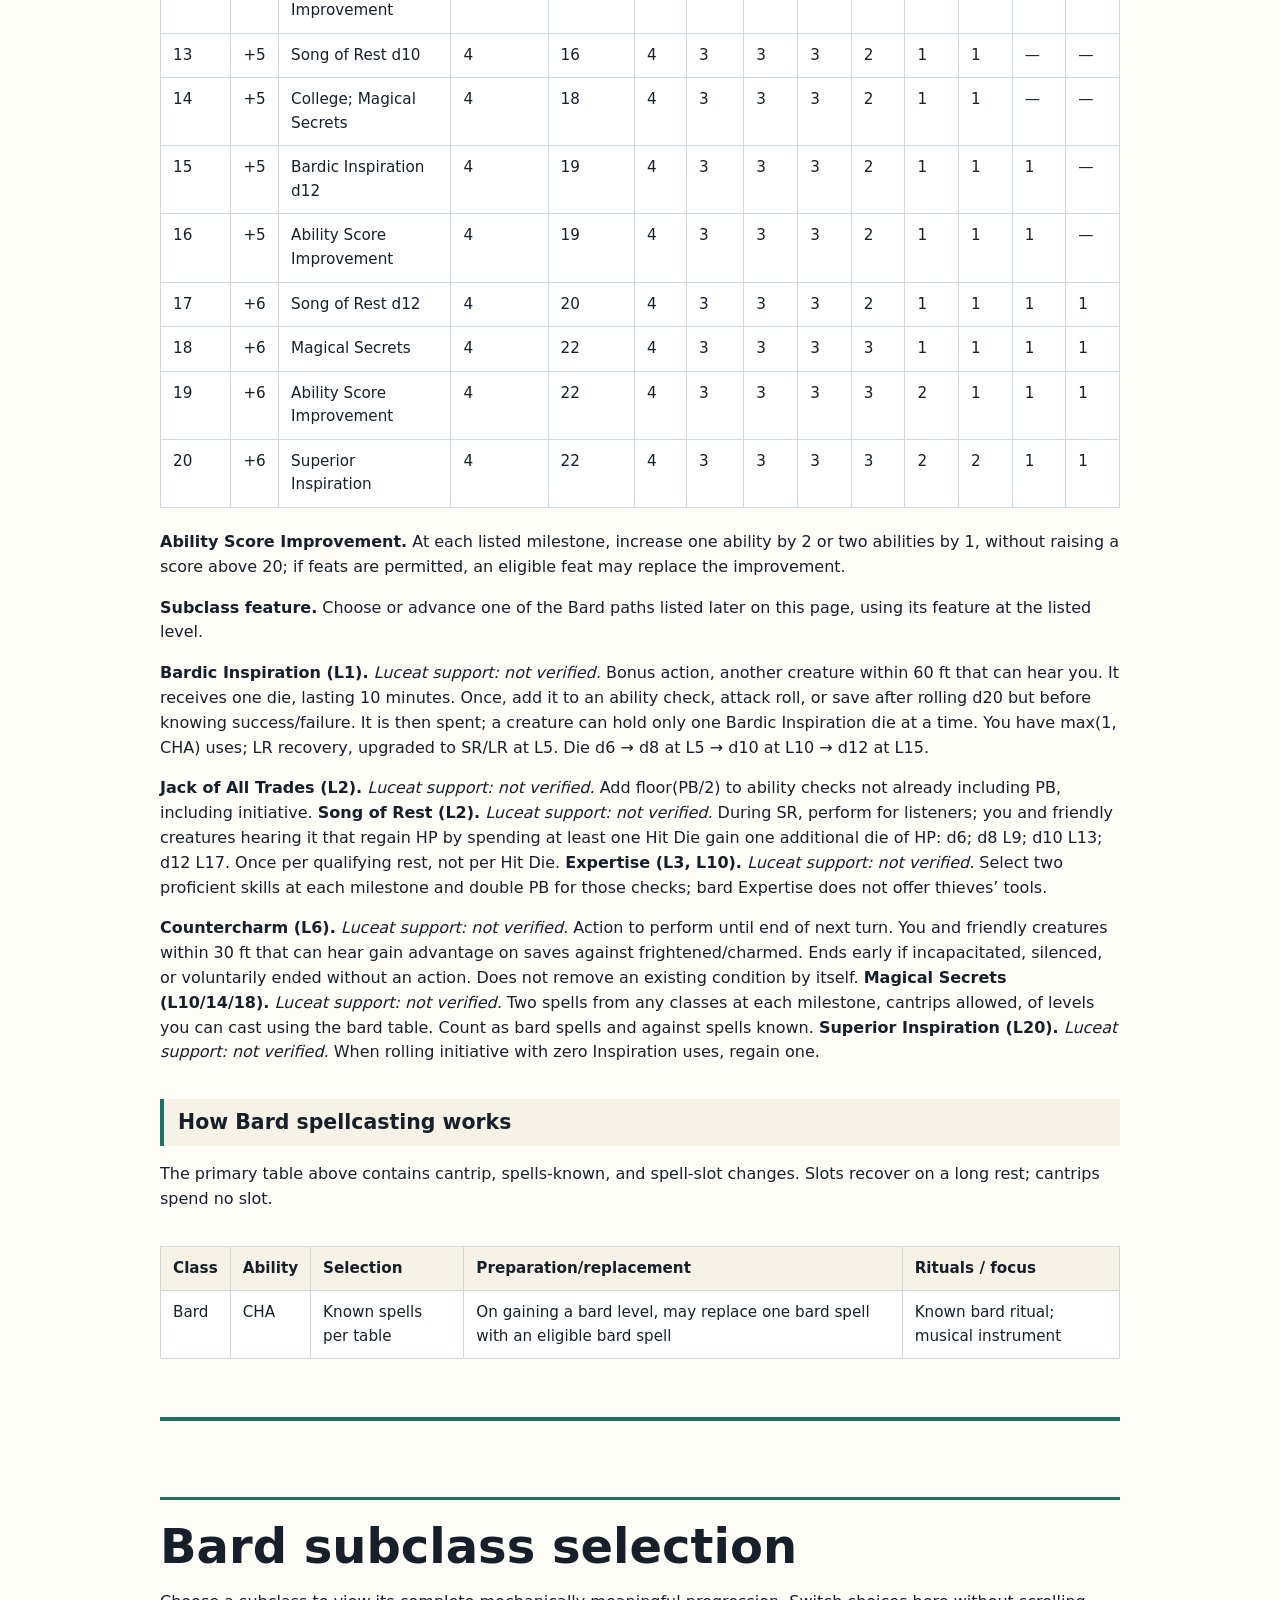
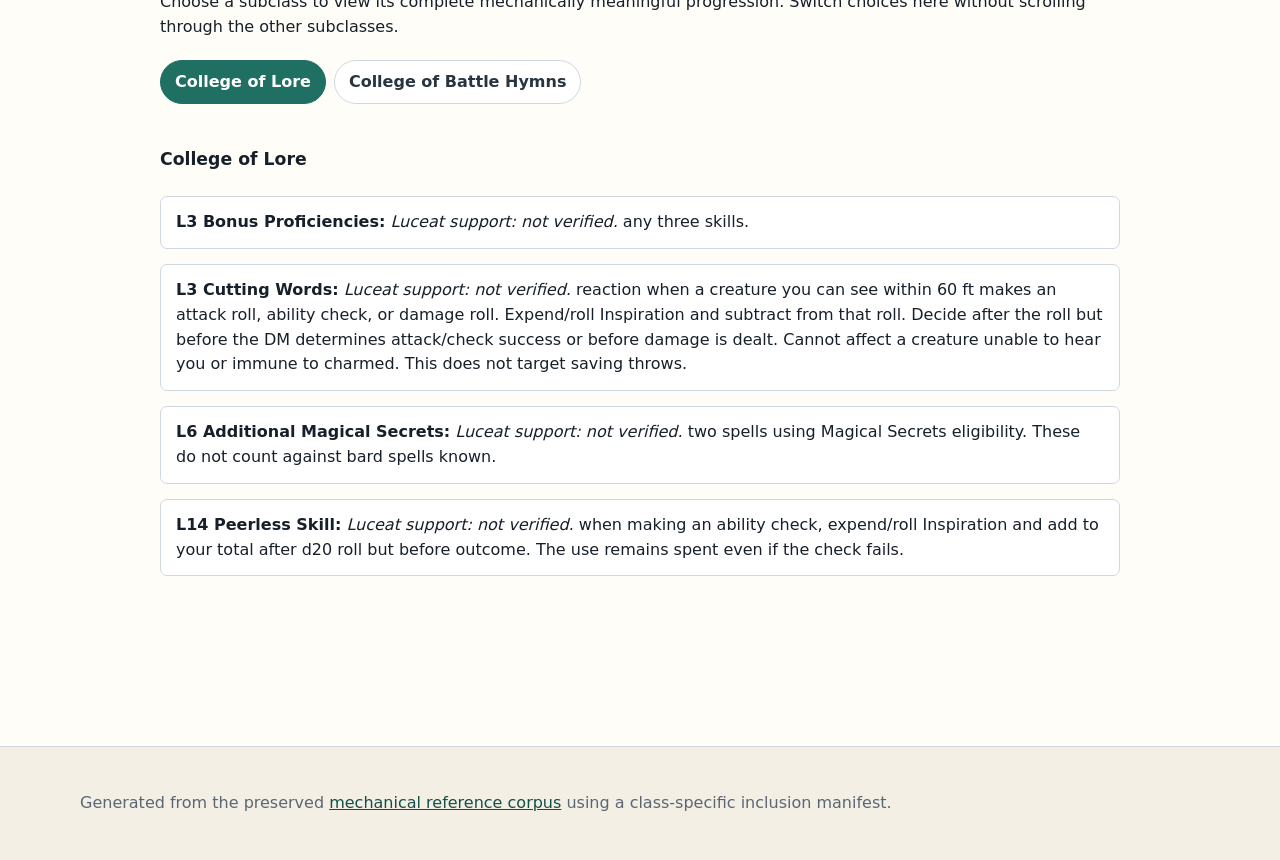
<file: classes/bard.html>
<!doctype html><html lang="en"><head><meta charset="utf-8"><meta name="viewport" content="width=device-width, initial-scale=1"><title>Bard Progression | Luceat New Player Guide</title><meta name="description" content="Class-specific level-by-level Bard and subclass progression for Luceat players."><link rel="stylesheet" href="../styles.css"></head><body><header class="site-header progression-hero"><div class="wrap"><p class="eyebrow">Luceat New Player Guide</p><h1>Bard Progression</h1><p class="lead">Only mechanics, progression tables, and subclasses that apply to Bard.</p><p><a class="button-link" href="../index.html#classes">Back to class choices</a></p></div></header><main class="wrap progression-guide"><aside class="callout"><strong>How to read this page:</strong> Intended mechanics and current Luceat support are stated separately.</aside><article class="progression-corpus" data-class="bard" data-source="phb-2014-progression.md"><h3 id="bard">Bard</h3>
<p>The primary table combines this class's level features and material resource progression. Each spell-rank column shows the slots available at that rank; a dash means none.</p>
<div class="table-scroll"><table><thead><tr><th>Level</th><th>PB</th><th>Features gained / improvements</th><th>Cantrips</th><th>Spells known</th><th>1st</th><th>2nd</th><th>3rd</th><th>4th</th><th>5th</th><th>6th</th><th>7th</th><th>8th</th><th>9th</th></tr></thead><tbody><tr><td>1</td><td>+2</td><td>Spellcasting; Bardic Inspiration d6</td><td>2</td><td>4</td><td>2</td><td>—</td><td>—</td><td>—</td><td>—</td><td>—</td><td>—</td><td>—</td><td>—</td></tr><tr><td>2</td><td>+2</td><td>Jack of All Trades; Song of Rest d6</td><td>2</td><td>5</td><td>3</td><td>—</td><td>—</td><td>—</td><td>—</td><td>—</td><td>—</td><td>—</td><td>—</td></tr><tr><td>3</td><td>+2</td><td>College; Expertise</td><td>2</td><td>6</td><td>4</td><td>2</td><td>—</td><td>—</td><td>—</td><td>—</td><td>—</td><td>—</td><td>—</td></tr><tr><td>4</td><td>+2</td><td>Ability Score Improvement</td><td>3</td><td>7</td><td>4</td><td>3</td><td>—</td><td>—</td><td>—</td><td>—</td><td>—</td><td>—</td><td>—</td></tr><tr><td>5</td><td>+3</td><td>Bardic Inspiration d8; Font of Inspiration</td><td>3</td><td>8</td><td>4</td><td>3</td><td>2</td><td>—</td><td>—</td><td>—</td><td>—</td><td>—</td><td>—</td></tr><tr><td>6</td><td>+3</td><td>College; Countercharm</td><td>3</td><td>9</td><td>4</td><td>3</td><td>3</td><td>—</td><td>—</td><td>—</td><td>—</td><td>—</td><td>—</td></tr><tr><td>7</td><td>+3</td><td>Spell slots and spells known improve</td><td>3</td><td>10</td><td>4</td><td>3</td><td>3</td><td>1</td><td>—</td><td>—</td><td>—</td><td>—</td><td>—</td></tr><tr><td>8</td><td>+3</td><td>Ability Score Improvement</td><td>3</td><td>11</td><td>4</td><td>3</td><td>3</td><td>2</td><td>—</td><td>—</td><td>—</td><td>—</td><td>—</td></tr><tr><td>9</td><td>+4</td><td>Song of Rest d8</td><td>3</td><td>12</td><td>4</td><td>3</td><td>3</td><td>3</td><td>1</td><td>—</td><td>—</td><td>—</td><td>—</td></tr><tr><td>10</td><td>+4</td><td>Bardic Inspiration d10; Expertise; Magical Secrets</td><td>4</td><td>14</td><td>4</td><td>3</td><td>3</td><td>3</td><td>2</td><td>—</td><td>—</td><td>—</td><td>—</td></tr><tr><td>11</td><td>+4</td><td>Spell slots and spells known improve</td><td>4</td><td>15</td><td>4</td><td>3</td><td>3</td><td>3</td><td>2</td><td>1</td><td>—</td><td>—</td><td>—</td></tr><tr><td>12</td><td>+4</td><td>Ability Score Improvement</td><td>4</td><td>15</td><td>4</td><td>3</td><td>3</td><td>3</td><td>2</td><td>1</td><td>—</td><td>—</td><td>—</td></tr><tr><td>13</td><td>+5</td><td>Song of Rest d10</td><td>4</td><td>16</td><td>4</td><td>3</td><td>3</td><td>3</td><td>2</td><td>1</td><td>1</td><td>—</td><td>—</td></tr><tr><td>14</td><td>+5</td><td>College; Magical Secrets</td><td>4</td><td>18</td><td>4</td><td>3</td><td>3</td><td>3</td><td>2</td><td>1</td><td>1</td><td>—</td><td>—</td></tr><tr><td>15</td><td>+5</td><td>Bardic Inspiration d12</td><td>4</td><td>19</td><td>4</td><td>3</td><td>3</td><td>3</td><td>2</td><td>1</td><td>1</td><td>1</td><td>—</td></tr><tr><td>16</td><td>+5</td><td>Ability Score Improvement</td><td>4</td><td>19</td><td>4</td><td>3</td><td>3</td><td>3</td><td>2</td><td>1</td><td>1</td><td>1</td><td>—</td></tr><tr><td>17</td><td>+6</td><td>Song of Rest d12</td><td>4</td><td>20</td><td>4</td><td>3</td><td>3</td><td>3</td><td>2</td><td>1</td><td>1</td><td>1</td><td>1</td></tr><tr><td>18</td><td>+6</td><td>Magical Secrets</td><td>4</td><td>22</td><td>4</td><td>3</td><td>3</td><td>3</td><td>3</td><td>1</td><td>1</td><td>1</td><td>1</td></tr><tr><td>19</td><td>+6</td><td>Ability Score Improvement</td><td>4</td><td>22</td><td>4</td><td>3</td><td>3</td><td>3</td><td>3</td><td>2</td><td>1</td><td>1</td><td>1</td></tr><tr><td>20</td><td>+6</td><td>Superior Inspiration</td><td>4</td><td>22</td><td>4</td><td>3</td><td>3</td><td>3</td><td>3</td><td>2</td><td>2</td><td>1</td><td>1</td></tr></tbody></table></div>
<p><strong>Ability Score Improvement.</strong> At each listed milestone, increase one ability by 2 or two abilities by 1, without raising a score above 20; if feats are permitted, an eligible feat may replace the improvement.</p>
<p><strong>Subclass feature.</strong> Choose or advance one of the Bard paths listed later on this page, using its feature at the listed level.</p>
<p><strong>Bardic Inspiration (L1).</strong> <em>Luceat support: not verified.</em> Bonus action, another creature within 60 ft that can hear you. It receives one die, lasting 10 minutes. Once, add it to an ability check, attack roll, or save after rolling d20 but before knowing success/failure. It is then spent; a creature can hold only one Bardic Inspiration die at a time. You have max(1, CHA) uses; LR recovery, upgraded to SR/LR at L5. Die d6 → d8 at L5 → d10 at L10 → d12 at L15.</p>
<p><strong>Jack of All Trades (L2).</strong> <em>Luceat support: not verified.</em> Add floor(PB/2) to ability checks not already including PB, including initiative. <strong>Song of Rest (L2).</strong> <em>Luceat support: not verified.</em> During SR, perform for listeners; you and friendly creatures hearing it that regain HP by spending at least one Hit Die gain one additional die of HP: d6; d8 L9; d10 L13; d12 L17. Once per qualifying rest, not per Hit Die. <strong>Expertise (L3, L10).</strong> <em>Luceat support: not verified.</em> Select two proficient skills at each milestone and double PB for those checks; bard Expertise does not offer thieves’ tools.</p>
<p><strong>Countercharm (L6).</strong> <em>Luceat support: not verified.</em> Action to perform until end of next turn. You and friendly creatures within 30 ft that can hear gain advantage on saves against frightened/charmed. Ends early if incapacitated, silenced, or voluntarily ended without an action. Does not remove an existing condition by itself. <strong>Magical Secrets (L10/14/18).</strong> <em>Luceat support: not verified.</em> Two spells from any classes at each milestone, cantrips allowed, of levels you can cast using the bard table. Count as bard spells and against spells known. <strong>Superior Inspiration (L20).</strong> <em>Luceat support: not verified.</em> When rolling initiative with zero Inspiration uses, regain one.</p>
<h4 id="college-of-lore">College of Lore</h4>
<ul class="progression-list">
<li><strong>L3 Bonus Proficiencies:</strong> <em>Luceat support: not verified.</em> any three skills.</li>
<li><strong>L3 Cutting Words:</strong> <em>Luceat support: not verified.</em> reaction when a creature you can see within 60 ft makes an attack roll, ability check, or damage roll. Expend/roll Inspiration and subtract from that roll. Decide after the roll but before the DM determines attack/check success or before damage is dealt. Cannot affect a creature unable to hear you or immune to charmed. This does not target saving throws.</li>
<li><strong>L6 Additional Magical Secrets:</strong> <em>Luceat support: not verified.</em> two spells using Magical Secrets eligibility. These do not count against bard spells known.</li>
<li><strong>L14 Peerless Skill:</strong> <em>Luceat support: not verified.</em> when making an ability check, expend/roll Inspiration and add to your total after d20 roll but before outcome. The use remains spent even if the check fails.</li>
</ul>
<h4 id="college-of-battle-hymns">College of Battle Hymns</h4>
<ul class="progression-list">
<li><strong>L3 Bonus Proficiencies:</strong> <em>Luceat support: not verified.</em> medium armor, shields, martial weapons.</li>
<li><strong>L3 Combat Inspiration:</strong> <em>Luceat support: not verified.</em> recipient may instead add its Inspiration die to a weapon damage roll it just made; or use reaction when attacked, roll/add to AC against that attack after seeing attack roll but before knowing whether it hits. Either spends the die.</li>
<li><strong>L6 Extra Attack:</strong> <em>Luceat support: not verified.</em> two attacks.</li>
<li><strong>L14 Battle Magic:</strong> <em>Luceat support: not verified.</em> after using your action to cast a bard spell, make one weapon attack as a bonus action.</li>
</ul>
<h3 id="how-bard-spellcasting-works">How Bard spellcasting works</h3>
<p>The primary table above contains cantrip, spells-known, and spell-slot changes. Slots recover on a long rest; cantrips spend no slot.</p>
<div class="table-scroll"><table><thead><tr><th>Class</th><th>Ability</th><th>Selection</th><th>Preparation/replacement</th><th>Rituals / focus</th></tr></thead><tbody><tr><td>Bard</td><td>CHA</td><td>Known spells per table</td><td>On gaining a bard level, may replace one bard spell with an eligible bard spell</td><td>Known bard ritual; musical instrument</td></tr></tbody></table></div></article></main><footer class="footer"><div class="wrap"><p>Generated from the preserved <a href="../phb-2014-progression.md">mechanical reference corpus</a> using a class-specific inclusion manifest.</p></div></footer><script src="../subclass-selector.js"></script></body></html>
</file>
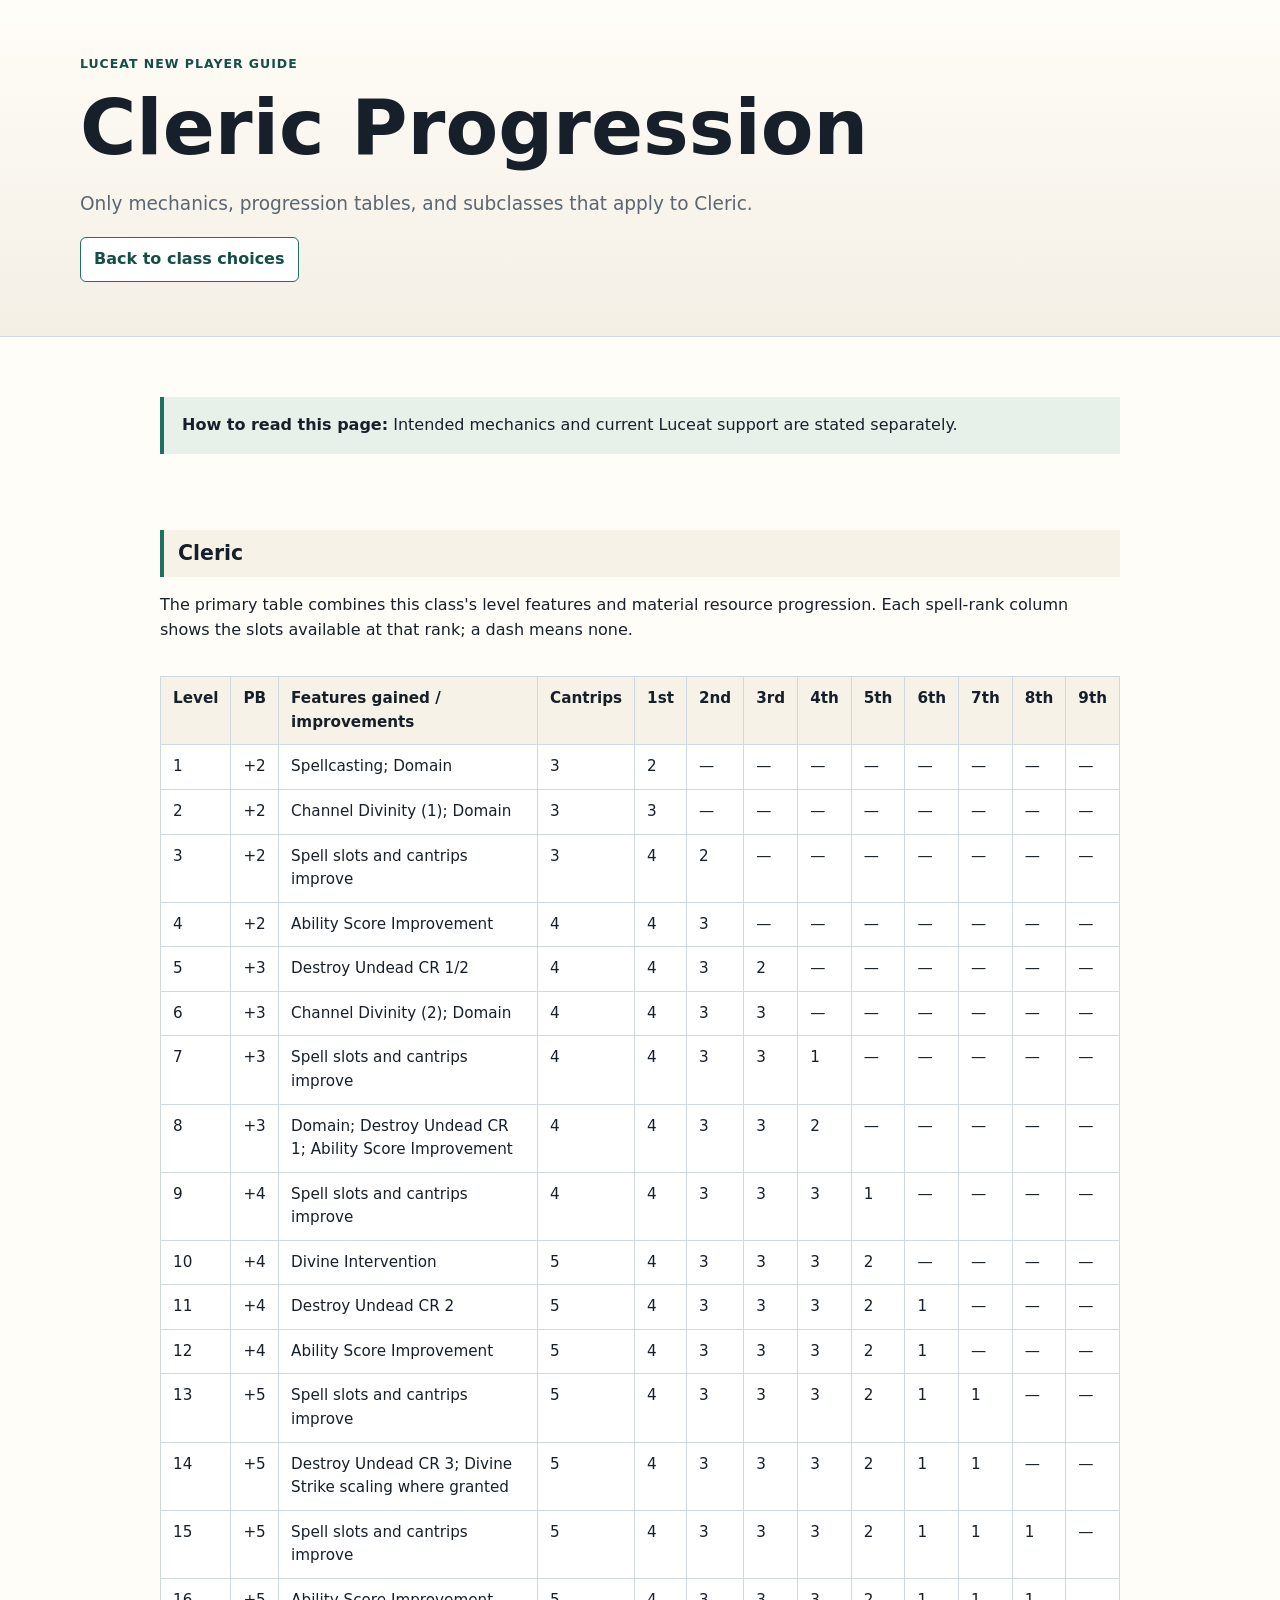
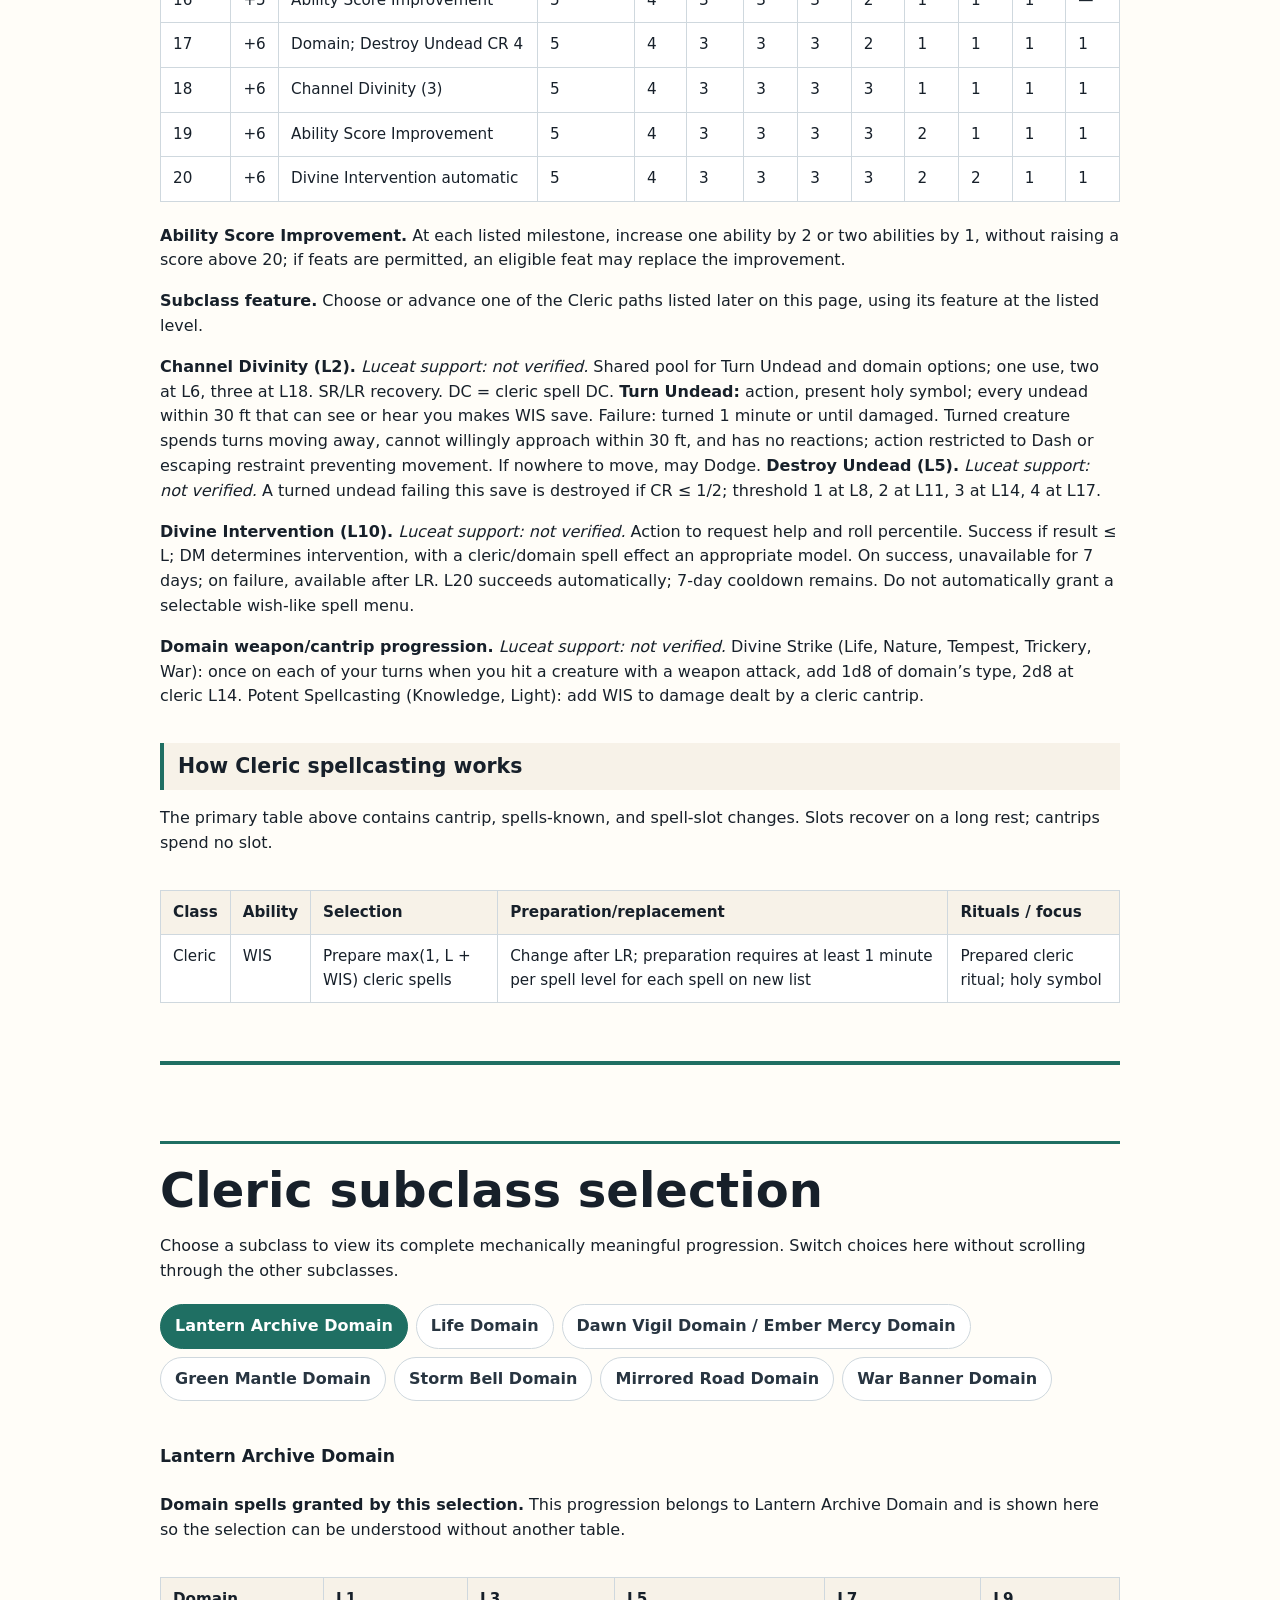
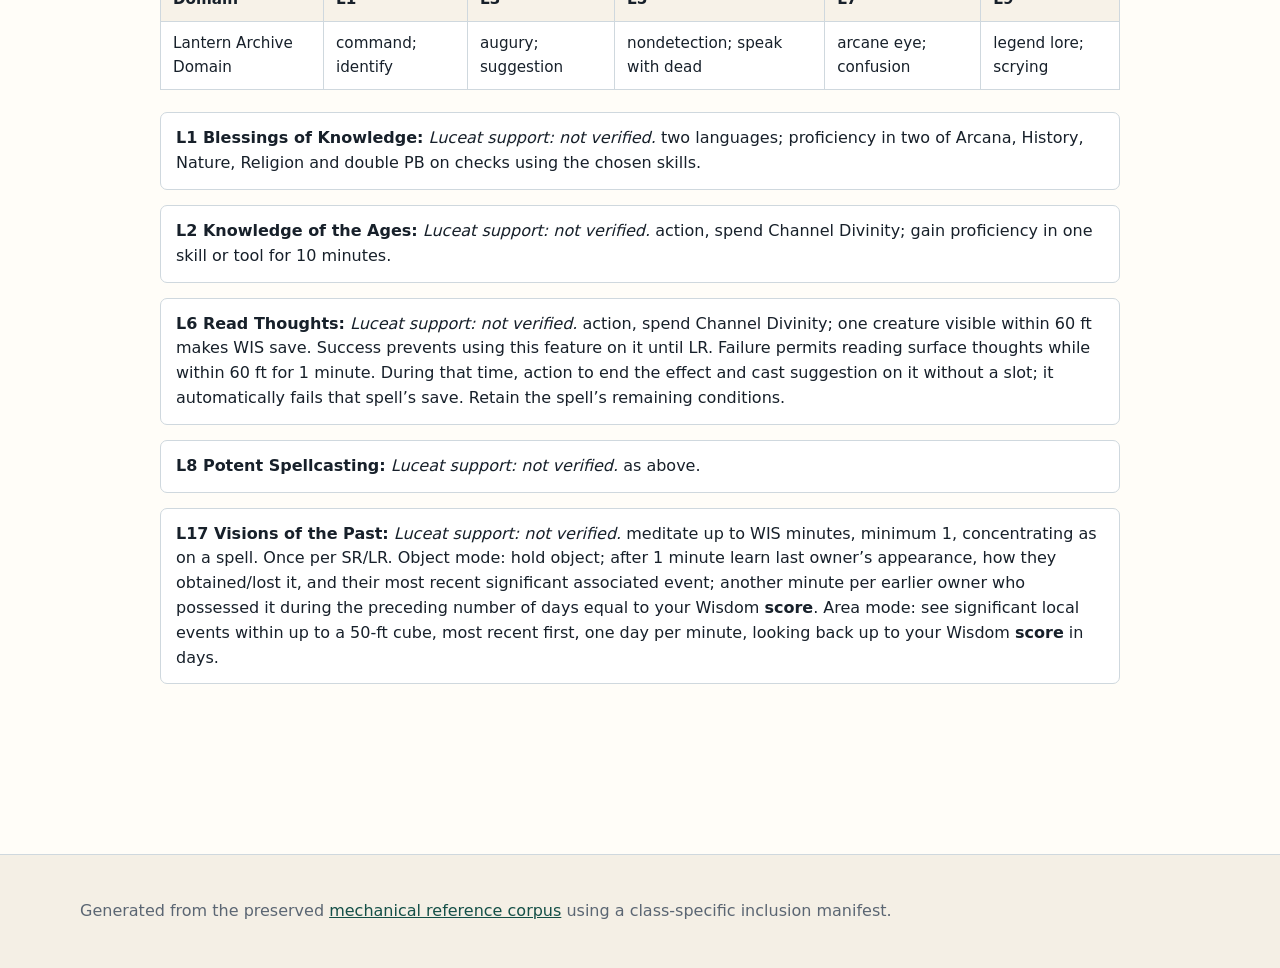
<file: classes/cleric.html>
<!doctype html><html lang="en"><head><meta charset="utf-8"><meta name="viewport" content="width=device-width, initial-scale=1"><title>Cleric Progression | Luceat New Player Guide</title><meta name="description" content="Class-specific level-by-level Cleric and subclass progression for Luceat players."><link rel="stylesheet" href="../styles.css"></head><body><header class="site-header progression-hero"><div class="wrap"><p class="eyebrow">Luceat New Player Guide</p><h1>Cleric Progression</h1><p class="lead">Only mechanics, progression tables, and subclasses that apply to Cleric.</p><p><a class="button-link" href="../index.html#classes">Back to class choices</a></p></div></header><main class="wrap progression-guide"><aside class="callout"><strong>How to read this page:</strong> Intended mechanics and current Luceat support are stated separately.</aside><article class="progression-corpus" data-class="cleric" data-source="phb-2014-progression.md"><h3 id="cleric">Cleric</h3>
<p>The primary table combines this class's level features and material resource progression. Each spell-rank column shows the slots available at that rank; a dash means none.</p>
<div class="table-scroll"><table><thead><tr><th>Level</th><th>PB</th><th>Features gained / improvements</th><th>Cantrips</th><th>1st</th><th>2nd</th><th>3rd</th><th>4th</th><th>5th</th><th>6th</th><th>7th</th><th>8th</th><th>9th</th></tr></thead><tbody><tr><td>1</td><td>+2</td><td>Spellcasting; Domain</td><td>3</td><td>2</td><td>—</td><td>—</td><td>—</td><td>—</td><td>—</td><td>—</td><td>—</td><td>—</td></tr><tr><td>2</td><td>+2</td><td>Channel Divinity (1); Domain</td><td>3</td><td>3</td><td>—</td><td>—</td><td>—</td><td>—</td><td>—</td><td>—</td><td>—</td><td>—</td></tr><tr><td>3</td><td>+2</td><td>Spell slots and cantrips improve</td><td>3</td><td>4</td><td>2</td><td>—</td><td>—</td><td>—</td><td>—</td><td>—</td><td>—</td><td>—</td></tr><tr><td>4</td><td>+2</td><td>Ability Score Improvement</td><td>4</td><td>4</td><td>3</td><td>—</td><td>—</td><td>—</td><td>—</td><td>—</td><td>—</td><td>—</td></tr><tr><td>5</td><td>+3</td><td>Destroy Undead CR 1/2</td><td>4</td><td>4</td><td>3</td><td>2</td><td>—</td><td>—</td><td>—</td><td>—</td><td>—</td><td>—</td></tr><tr><td>6</td><td>+3</td><td>Channel Divinity (2); Domain</td><td>4</td><td>4</td><td>3</td><td>3</td><td>—</td><td>—</td><td>—</td><td>—</td><td>—</td><td>—</td></tr><tr><td>7</td><td>+3</td><td>Spell slots and cantrips improve</td><td>4</td><td>4</td><td>3</td><td>3</td><td>1</td><td>—</td><td>—</td><td>—</td><td>—</td><td>—</td></tr><tr><td>8</td><td>+3</td><td>Domain; Destroy Undead CR 1; Ability Score Improvement</td><td>4</td><td>4</td><td>3</td><td>3</td><td>2</td><td>—</td><td>—</td><td>—</td><td>—</td><td>—</td></tr><tr><td>9</td><td>+4</td><td>Spell slots and cantrips improve</td><td>4</td><td>4</td><td>3</td><td>3</td><td>3</td><td>1</td><td>—</td><td>—</td><td>—</td><td>—</td></tr><tr><td>10</td><td>+4</td><td>Divine Intervention</td><td>5</td><td>4</td><td>3</td><td>3</td><td>3</td><td>2</td><td>—</td><td>—</td><td>—</td><td>—</td></tr><tr><td>11</td><td>+4</td><td>Destroy Undead CR 2</td><td>5</td><td>4</td><td>3</td><td>3</td><td>3</td><td>2</td><td>1</td><td>—</td><td>—</td><td>—</td></tr><tr><td>12</td><td>+4</td><td>Ability Score Improvement</td><td>5</td><td>4</td><td>3</td><td>3</td><td>3</td><td>2</td><td>1</td><td>—</td><td>—</td><td>—</td></tr><tr><td>13</td><td>+5</td><td>Spell slots and cantrips improve</td><td>5</td><td>4</td><td>3</td><td>3</td><td>3</td><td>2</td><td>1</td><td>1</td><td>—</td><td>—</td></tr><tr><td>14</td><td>+5</td><td>Destroy Undead CR 3; Divine Strike scaling where granted</td><td>5</td><td>4</td><td>3</td><td>3</td><td>3</td><td>2</td><td>1</td><td>1</td><td>—</td><td>—</td></tr><tr><td>15</td><td>+5</td><td>Spell slots and cantrips improve</td><td>5</td><td>4</td><td>3</td><td>3</td><td>3</td><td>2</td><td>1</td><td>1</td><td>1</td><td>—</td></tr><tr><td>16</td><td>+5</td><td>Ability Score Improvement</td><td>5</td><td>4</td><td>3</td><td>3</td><td>3</td><td>2</td><td>1</td><td>1</td><td>1</td><td>—</td></tr><tr><td>17</td><td>+6</td><td>Domain; Destroy Undead CR 4</td><td>5</td><td>4</td><td>3</td><td>3</td><td>3</td><td>2</td><td>1</td><td>1</td><td>1</td><td>1</td></tr><tr><td>18</td><td>+6</td><td>Channel Divinity (3)</td><td>5</td><td>4</td><td>3</td><td>3</td><td>3</td><td>3</td><td>1</td><td>1</td><td>1</td><td>1</td></tr><tr><td>19</td><td>+6</td><td>Ability Score Improvement</td><td>5</td><td>4</td><td>3</td><td>3</td><td>3</td><td>3</td><td>2</td><td>1</td><td>1</td><td>1</td></tr><tr><td>20</td><td>+6</td><td>Divine Intervention automatic</td><td>5</td><td>4</td><td>3</td><td>3</td><td>3</td><td>3</td><td>2</td><td>2</td><td>1</td><td>1</td></tr></tbody></table></div>
<p><strong>Ability Score Improvement.</strong> At each listed milestone, increase one ability by 2 or two abilities by 1, without raising a score above 20; if feats are permitted, an eligible feat may replace the improvement.</p>
<p><strong>Subclass feature.</strong> Choose or advance one of the Cleric paths listed later on this page, using its feature at the listed level.</p>
<p><strong>Channel Divinity (L2).</strong> <em>Luceat support: not verified.</em> Shared pool for Turn Undead and domain options; one use, two at L6, three at L18. SR/LR recovery. DC = cleric spell DC. <strong>Turn Undead:</strong> action, present holy symbol; every undead within 30 ft that can see or hear you makes WIS save. Failure: turned 1 minute or until damaged. Turned creature spends turns moving away, cannot willingly approach within 30 ft, and has no reactions; action restricted to Dash or escaping restraint preventing movement. If nowhere to move, may Dodge. <strong>Destroy Undead (L5).</strong> <em>Luceat support: not verified.</em> A turned undead failing this save is destroyed if CR ≤ 1/2; threshold 1 at L8, 2 at L11, 3 at L14, 4 at L17.</p>
<p><strong>Divine Intervention (L10).</strong> <em>Luceat support: not verified.</em> Action to request help and roll percentile. Success if result ≤ L; DM determines intervention, with a cleric/domain spell effect an appropriate model. On success, unavailable for 7 days; on failure, available after LR. L20 succeeds automatically; 7-day cooldown remains. Do not automatically grant a selectable wish-like spell menu.</p>
<p><strong>Domain weapon/cantrip progression.</strong> <em>Luceat support: not verified.</em> Divine Strike (Life, Nature, Tempest, Trickery, War): once on each of your turns when you hit a creature with a weapon attack, add 1d8 of domain’s type, 2d8 at cleric L14. Potent Spellcasting (Knowledge, Light): add WIS to damage dealt by a cleric cantrip.</p>
<h4 id="lantern-archive-domain">Lantern Archive Domain</h4>
<p><strong>Domain spells granted by this selection.</strong> This progression belongs to Lantern Archive Domain and is shown here so the selection can be understood without another table.</p>
<div class="table-scroll"><table><thead><tr><th>Domain</th><th>L1</th><th>L3</th><th>L5</th><th>L7</th><th>L9</th></tr></thead><tbody><tr><td>Lantern Archive Domain</td><td>command; identify</td><td>augury; suggestion</td><td>nondetection; speak with dead</td><td>arcane eye; confusion</td><td>legend lore; scrying</td></tr></tbody></table></div>
<ul class="progression-list">
<li><strong>L1 Blessings of Knowledge:</strong> <em>Luceat support: not verified.</em> two languages; proficiency in two of Arcana, History, Nature, Religion and double PB on checks using the chosen skills.</li>
<li><strong>L2 Knowledge of the Ages:</strong> <em>Luceat support: not verified.</em> action, spend Channel Divinity; gain proficiency in one skill or tool for 10 minutes.</li>
<li><strong>L6 Read Thoughts:</strong> <em>Luceat support: not verified.</em> action, spend Channel Divinity; one creature visible within 60 ft makes WIS save. Success prevents using this feature on it until LR. Failure permits reading surface thoughts while within 60 ft for 1 minute. During that time, action to end the effect and cast suggestion on it without a slot; it automatically fails that spell’s save. Retain the spell’s remaining conditions.</li>
<li><strong>L8 Potent Spellcasting:</strong> <em>Luceat support: not verified.</em> as above.</li>
<li><strong>L17 Visions of the Past:</strong> <em>Luceat support: not verified.</em> meditate up to WIS minutes, minimum 1, concentrating as on a spell. Once per SR/LR. Object mode: hold object; after 1 minute learn last owner’s appearance, how they obtained/lost it, and their most recent significant associated event; another minute per earlier owner who possessed it during the preceding number of days equal to your Wisdom <strong>score</strong>. Area mode: see significant local events within up to a 50-ft cube, most recent first, one day per minute, looking back up to your Wisdom <strong>score</strong> in days.</li>
</ul>
<h4 id="life-domain">Life Domain</h4>
<p><strong>Domain spells granted by this selection.</strong> This progression belongs to Life Domain and is shown here so the selection can be understood without another table.</p>
<div class="table-scroll"><table><thead><tr><th>Domain</th><th>L1</th><th>L3</th><th>L5</th><th>L7</th><th>L9</th></tr></thead><tbody><tr><td>Life Domain</td><td>bless; cure wounds</td><td>lesser restoration; spiritual weapon</td><td>beacon of hope; revivify</td><td>death ward; guardian of faith</td><td>mass cure wounds; raise dead</td></tr></tbody></table></div>
<ul class="progression-list">
<li><strong>L1:</strong> <em>Luceat support: not verified.</em> heavy armor proficiency; Disciple of Life adds <code>2 + spell level</code> to HP restored when using a spell of L1+ to restore HP.</li>
<li><strong>L2 Preserve Life:</strong> <em>Luceat support: not verified.</em> action, spend Channel Divinity; allocate <code>5 × cleric L</code> healing among creatures within 30 ft, including yourself. Cannot raise a target above half its HP maximum; cannot heal constructs or undead.</li>
<li><strong>L6 Blessed Healer:</strong> <em>Luceat support: not verified.</em> when casting a L1+ spell restoring HP to a creature other than yourself, regain <code>2 + spell level</code> HP yourself.</li>
<li><strong>L8 Divine Strike:</strong> <em>Luceat support: not verified.</em> radiant.</li>
<li><strong>L17 Supreme Healing:</strong> <em>Luceat support: not verified.</em> replace each die rolled to restore HP with a spell with its maximum result; no maximization of non-spell healing.</li>
</ul>
<h4 id="dawn-vigil-domain-ember-mercy-domain">Dawn Vigil Domain / Ember Mercy Domain</h4>
<p><strong>Domain spells granted by this selection.</strong> This progression belongs to Dawn Vigil Domain / Ember Mercy Domain and is shown here so the selection can be understood without another table.</p>
<div class="table-scroll"><table><thead><tr><th>Domain</th><th>L1</th><th>L3</th><th>L5</th><th>L7</th><th>L9</th></tr></thead><tbody><tr><td>Dawn Vigil Domain / Ember Mercy Domain</td><td>burning hands; faerie fire</td><td>flaming sphere; scorching ray</td><td>daylight; fireball</td><td>guardian of faith; wall of fire</td><td>flame strike; scrying</td></tr></tbody></table></div>
<ul class="progression-list">
<li><strong>L1:</strong> <em>Luceat support: not verified.</em> learn light as an additional cleric cantrip. Warding Flare: reaction when attacked by a visible creature within 30 ft; impose disadvantage before attack resolves. Attacker immune if it cannot be blinded. max(1, WIS) uses/LR.</li>
<li><strong>L2 Radiance of the Dawn:</strong> <em>Luceat support: not verified.</em> action, spend Channel Divinity and present holy symbol. Dispel magical darkness within 30 ft; hostile creatures within 30 ft make CON save or take <code>2d10 + L</code> radiant damage, half on success. Total cover protects from this feature.</li>
<li><strong>L6 Improved Flare:</strong> <em>Luceat support: not verified.</em> Warding Flare can protect a creature other than you when an eligible attacker within 30 ft attacks it.</li>
<li><strong>L8 Potent Spellcasting:</strong> <em>Luceat support: not verified.</em> as above.</li>
<li><strong>L17 Corona of Light:</strong> <em>Luceat support: not verified.</em> action; bright light 60 ft and dim light another 30 ft, for 1 minute; dismiss with another action. Enemies in bright light have disadvantage on saves against spells dealing fire or radiant damage.</li>
</ul>
<h4 id="green-mantle-domain">Green Mantle Domain</h4>
<p><strong>Domain spells granted by this selection.</strong> This progression belongs to Green Mantle Domain and is shown here so the selection can be understood without another table.</p>
<div class="table-scroll"><table><thead><tr><th>Domain</th><th>L1</th><th>L3</th><th>L5</th><th>L7</th><th>L9</th></tr></thead><tbody><tr><td>Green Mantle Domain</td><td>animal friendship; speak with animals</td><td>barkskin; spike growth</td><td>plant growth; wind wall</td><td>dominate beast; grasping vine</td><td>insect plague; tree stride</td></tr></tbody></table></div>
<ul class="progression-list">
<li><strong>L1:</strong> <em>Luceat support: not verified.</em> one druid cantrip, counted as additional cleric cantrip; one proficiency from Animal Handling/Nature/Survival; heavy armor proficiency.</li>
<li><strong>L2 Charm Animals and Plants:</strong> <em>Luceat support: not verified.</em> action, spend Channel Divinity; beasts/plants within 30 ft that can see you make WIS saves. Failure: charmed by you 1 minute or until damaged by you or an ally; friendly to you and creatures you designate.</li>
<li><strong>L6 Dampen Elements:</strong> <em>Luceat support: not verified.</em> reaction when you or a visible creature within 30 ft takes acid/cold/fire/lightning/thunder damage; grant resistance against that instance.</li>
<li><strong>L8 Divine Strike:</strong> <em>Luceat support: not verified.</em> choose cold, fire, or lightning each time.</li>
<li><strong>L17 Master of Nature:</strong> <em>Luceat support: not verified.</em> bonus action to verbally command what each creature charmed by your Channel Divinity does on its next turn.</li>
</ul>
<h4 id="storm-bell-domain">Storm Bell Domain</h4>
<p><strong>Domain spells granted by this selection.</strong> This progression belongs to Storm Bell Domain and is shown here so the selection can be understood without another table.</p>
<div class="table-scroll"><table><thead><tr><th>Domain</th><th>L1</th><th>L3</th><th>L5</th><th>L7</th><th>L9</th></tr></thead><tbody><tr><td>Storm Bell Domain</td><td>fog cloud; thunderwave</td><td>gust of wind; shatter</td><td>call lightning; sleet storm</td><td>control water; ice storm</td><td>destructive wave; insect plague</td></tr></tbody></table></div>
<ul class="progression-list">
<li><strong>L1:</strong> <em>Luceat support: not verified.</em> martial weapons/heavy armor. Wrath of the Storm: reaction when a visible creature within 5 ft hits you; DEX save or 2d8 lightning or thunder, half on success. max(1, WIS) uses/LR.</li>
<li><strong>L2 Destructive Wrath:</strong> <em>Luceat support: not verified.</em> when rolling lightning or thunder damage, spend Channel Divinity to use maximum damage instead of rolling.</li>
<li><strong>L6 Thunderbolt Strike:</strong> <em>Luceat support: not verified.</em> when you deal lightning damage to a Large or smaller creature, may push it up to 10 ft away.</li>
<li><strong>L8 Divine Strike:</strong> <em>Luceat support: not verified.</em> thunder.</li>
<li><strong>L17 Stormborn:</strong> <em>Luceat support: not verified.</em> flying speed equals current walking speed whenever not underground or indoors; no weather requirement.</li>
</ul>
<h4 id="mirrored-road-domain">Mirrored Road Domain</h4>
<p><strong>Domain spells granted by this selection.</strong> This progression belongs to Mirrored Road Domain and is shown here so the selection can be understood without another table.</p>
<div class="table-scroll"><table><thead><tr><th>Domain</th><th>L1</th><th>L3</th><th>L5</th><th>L7</th><th>L9</th></tr></thead><tbody><tr><td>Mirrored Road Domain</td><td>charm person; disguise self</td><td>mirror image; pass without trace</td><td>blink; dispel magic</td><td>dimension door; polymorph</td><td>dominate person; modify memory</td></tr></tbody></table></div>
<ul class="progression-list">
<li><strong>L1 Blessing of the Trickster:</strong> <em>Luceat support: not verified.</em> action to touch another willing creature; advantage on DEX (Stealth) for 1 hour or until using feature again.</li>
<li><strong>L2 Invoke Duplicity:</strong> <em>Luceat support: not verified.</em> action, Channel Divinity, create duplicate at visible unoccupied space within 30 ft. Lasts 1 minute with concentration. Bonus action moves it up to 30 ft to visible space, always within 120 ft of you. Cast spells as if at duplicate, using your own senses. When you and duplicate are within 5 ft of a creature that can see the illusion, you gain advantage on attacks against it.</li>
<li><strong>L6 Cloak of Shadows:</strong> <em>Luceat support: not verified.</em> action, Channel Divinity; invisible until end of next turn, or until attacking or casting a spell.</li>
<li><strong>L8 Divine Strike:</strong> <em>Luceat support: not verified.</em> poison.</li>
<li><strong>L17 Improved Duplicity:</strong> <em>Luceat support: not verified.</em> create four duplicates instead of one; bonus action can move any number of them up to 30 ft each within the same limits.</li>
</ul>
<h4 id="war-banner-domain">War Banner Domain</h4>
<p><strong>Domain spells granted by this selection.</strong> This progression belongs to War Banner Domain and is shown here so the selection can be understood without another table.</p>
<div class="table-scroll"><table><thead><tr><th>Domain</th><th>L1</th><th>L3</th><th>L5</th><th>L7</th><th>L9</th></tr></thead><tbody><tr><td>War Banner Domain</td><td>divine favor; shield of faith</td><td>magic weapon; spiritual weapon</td><td>crusader’s mantle; spirit guardians</td><td>freedom of movement; stoneskin</td><td>flame strike; hold monster</td></tr></tbody></table></div>
<ul class="progression-list">
<li><strong>L1:</strong> <em>Luceat support: not verified.</em> martial weapons/heavy armor. War Priest: after taking Attack action, one weapon attack as bonus action; max(1, WIS) uses/LR.</li>
<li><strong>L2 Guided Strike:</strong> <em>Luceat support: not verified.</em> spend Channel Divinity for +10 to your attack roll after roll but before DM states hit/miss.</li>
<li><strong>L6 War God’s Blessing:</strong> <em>Luceat support: not verified.</em> reaction, Channel Divinity, +10 to an attack roll by a creature within 30 ft; same timing as Guided Strike.</li>
<li><strong>L8 Divine Strike:</strong> <em>Luceat support: not verified.</em> same damage type as weapon.</li>
<li><strong>L17 Avatar of Battle:</strong> <em>Luceat support: not verified.</em> resistance to bludgeoning, piercing, slashing damage from nonmagical attacks.</li>
</ul>
<h3 id="how-cleric-spellcasting-works">How Cleric spellcasting works</h3>
<p>The primary table above contains cantrip, spells-known, and spell-slot changes. Slots recover on a long rest; cantrips spend no slot.</p>
<div class="table-scroll"><table><thead><tr><th>Class</th><th>Ability</th><th>Selection</th><th>Preparation/replacement</th><th>Rituals / focus</th></tr></thead><tbody><tr><td>Cleric</td><td>WIS</td><td>Prepare max(1, L + WIS) cleric spells</td><td>Change after LR; preparation requires at least 1 minute per spell level for each spell on new list</td><td>Prepared cleric ritual; holy symbol</td></tr></tbody></table></div></article></main><footer class="footer"><div class="wrap"><p>Generated from the preserved <a href="../phb-2014-progression.md">mechanical reference corpus</a> using a class-specific inclusion manifest.</p></div></footer><script src="../subclass-selector.js"></script></body></html>
</file>
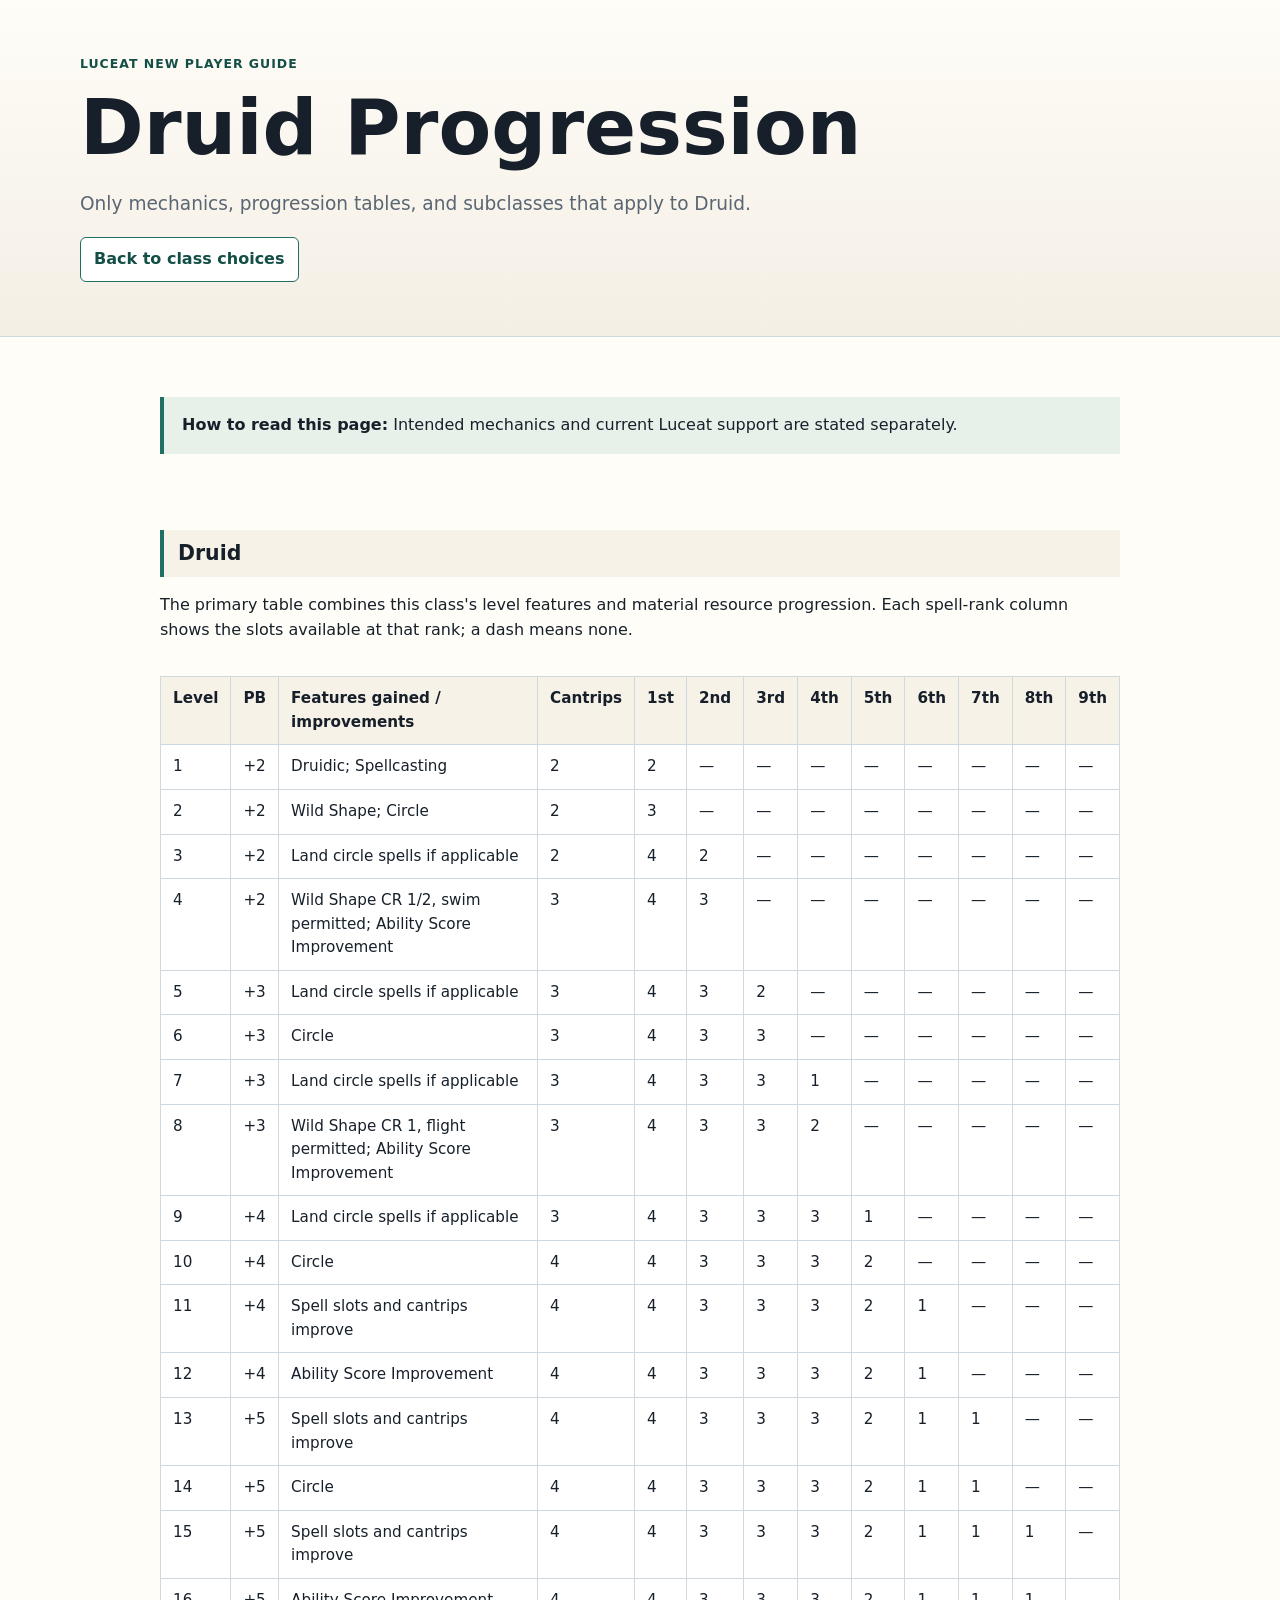
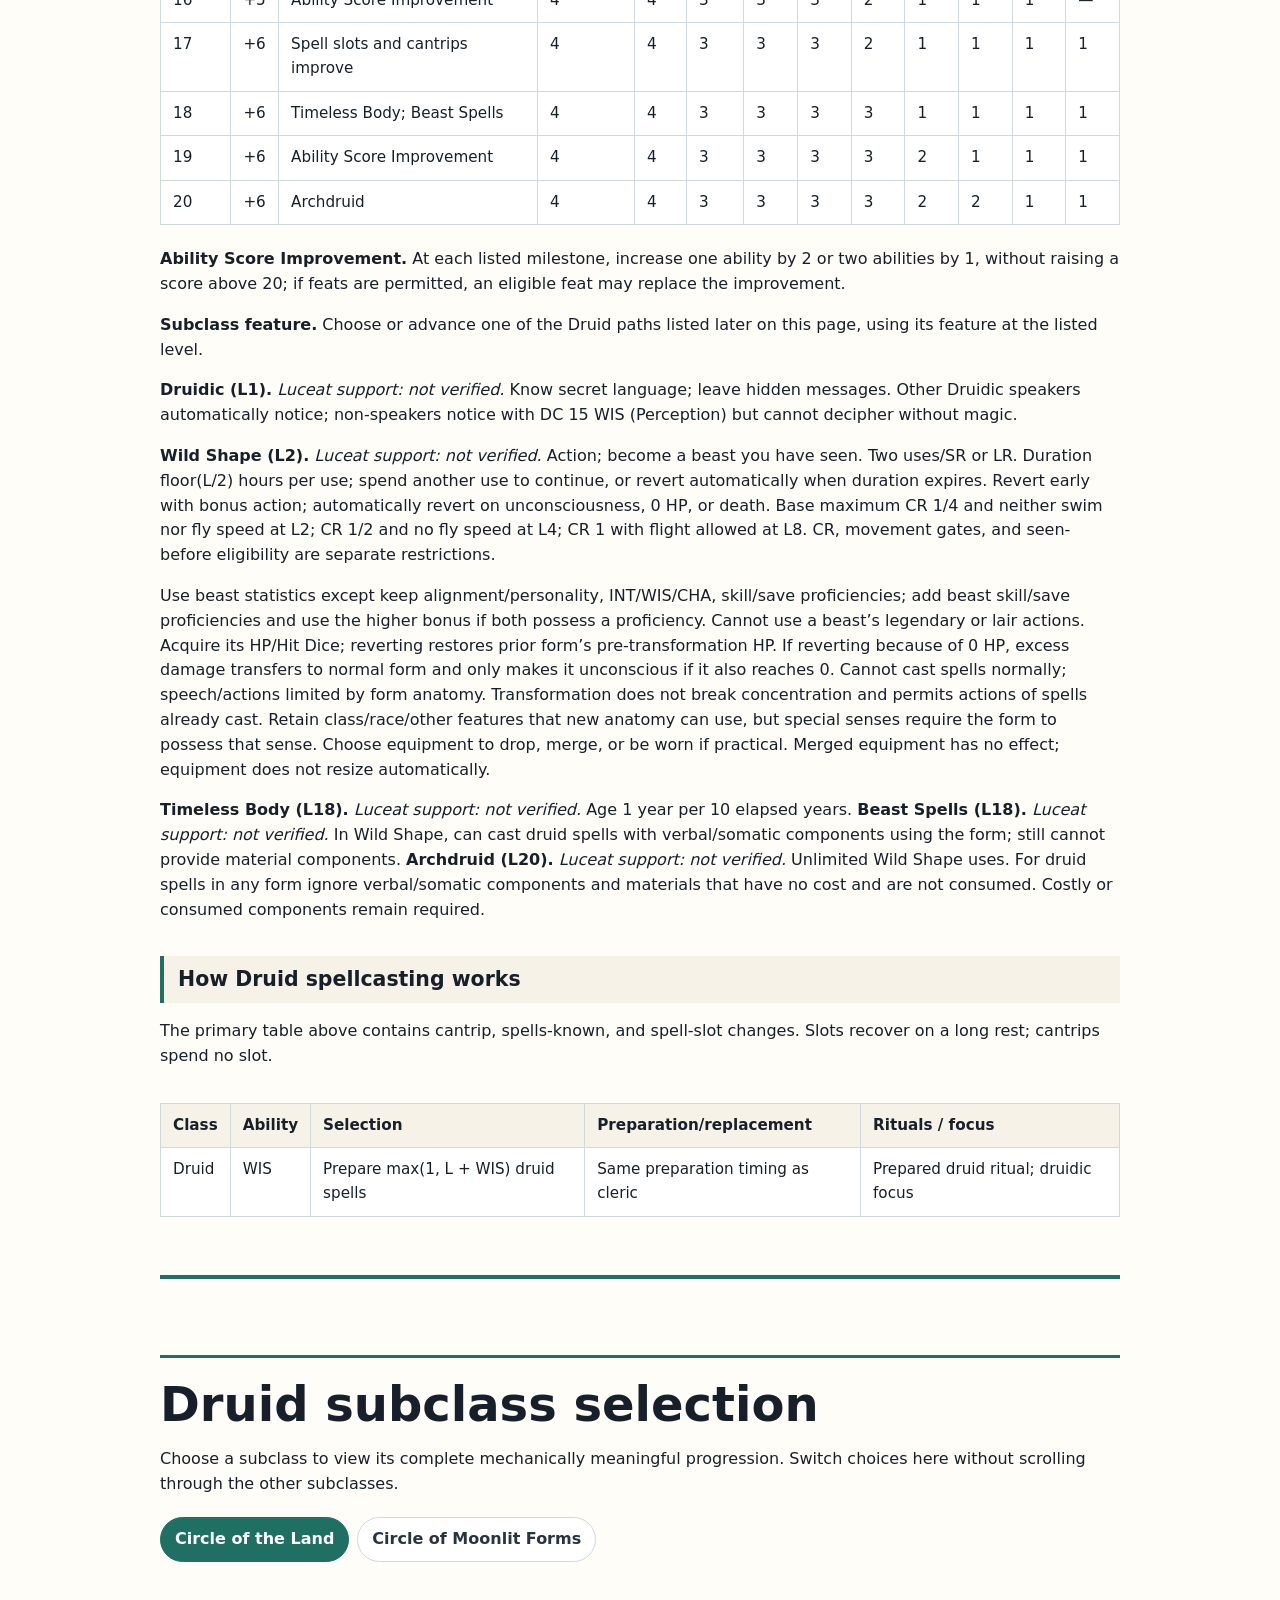
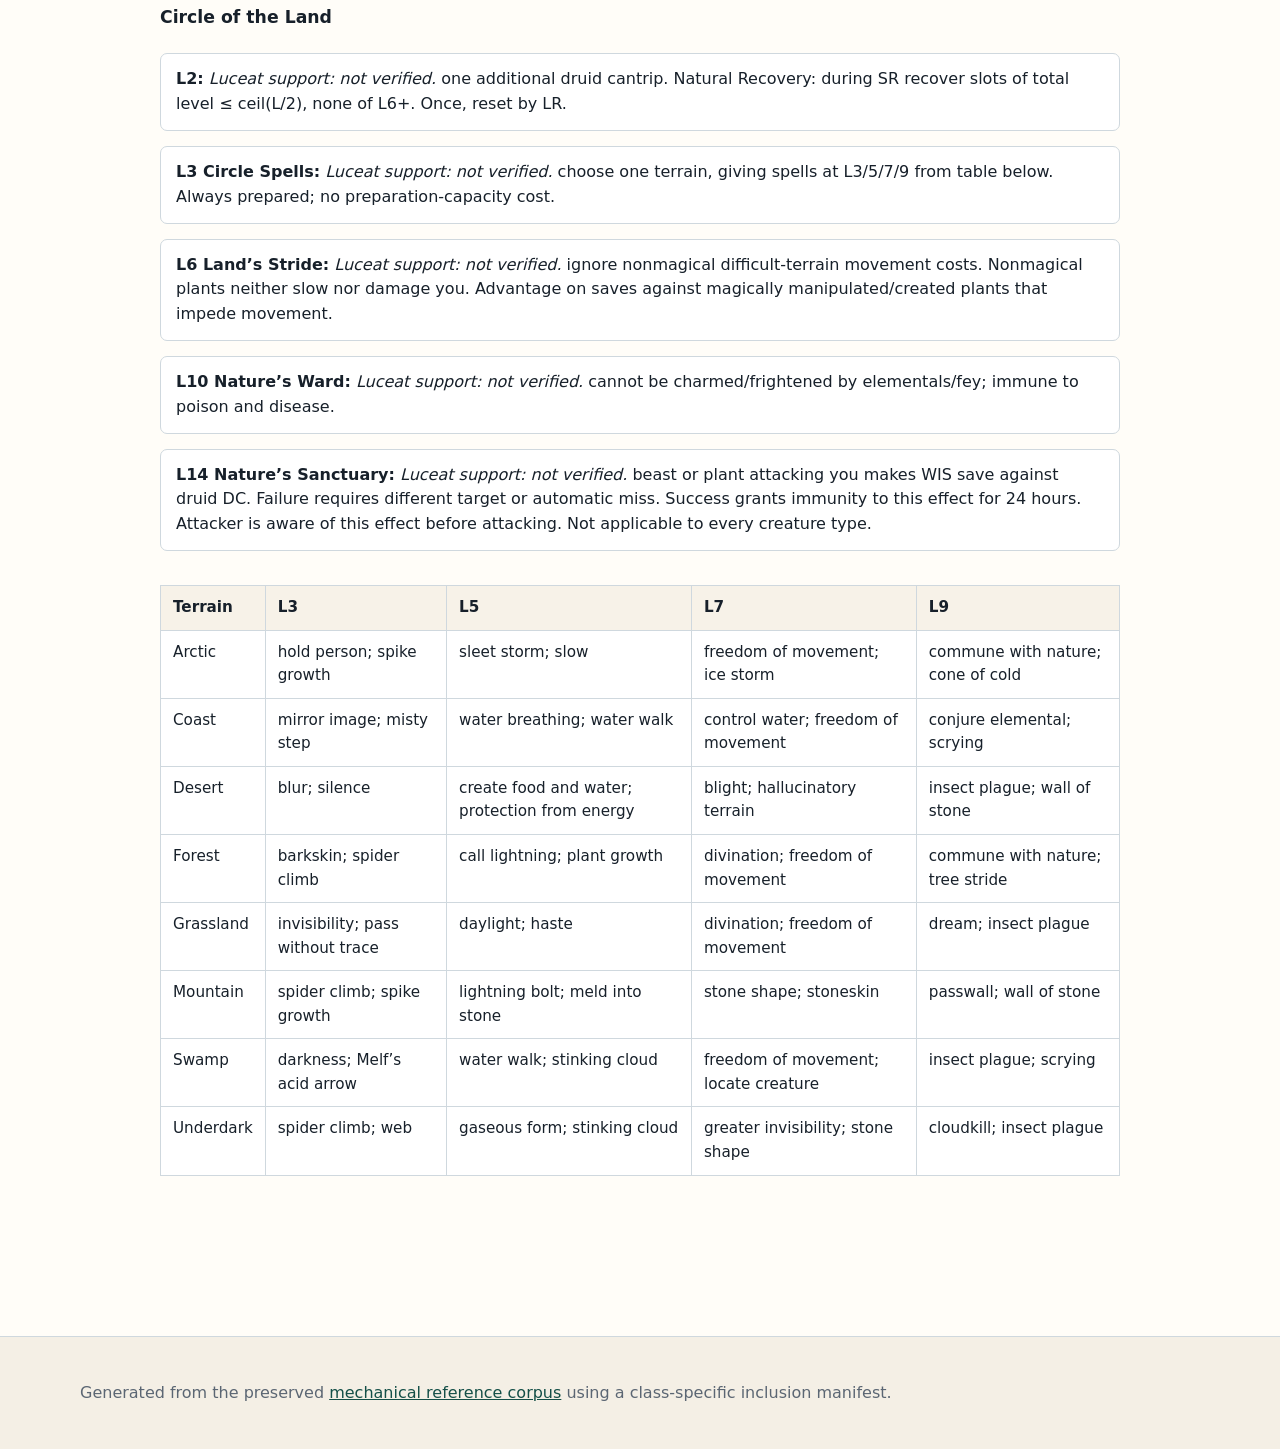
<file: classes/druid.html>
<!doctype html><html lang="en"><head><meta charset="utf-8"><meta name="viewport" content="width=device-width, initial-scale=1"><title>Druid Progression | Luceat New Player Guide</title><meta name="description" content="Class-specific level-by-level Druid and subclass progression for Luceat players."><link rel="stylesheet" href="../styles.css"></head><body><header class="site-header progression-hero"><div class="wrap"><p class="eyebrow">Luceat New Player Guide</p><h1>Druid Progression</h1><p class="lead">Only mechanics, progression tables, and subclasses that apply to Druid.</p><p><a class="button-link" href="../index.html#classes">Back to class choices</a></p></div></header><main class="wrap progression-guide"><aside class="callout"><strong>How to read this page:</strong> Intended mechanics and current Luceat support are stated separately.</aside><article class="progression-corpus" data-class="druid" data-source="phb-2014-progression.md"><h3 id="druid">Druid</h3>
<p>The primary table combines this class's level features and material resource progression. Each spell-rank column shows the slots available at that rank; a dash means none.</p>
<div class="table-scroll"><table><thead><tr><th>Level</th><th>PB</th><th>Features gained / improvements</th><th>Cantrips</th><th>1st</th><th>2nd</th><th>3rd</th><th>4th</th><th>5th</th><th>6th</th><th>7th</th><th>8th</th><th>9th</th></tr></thead><tbody><tr><td>1</td><td>+2</td><td>Druidic; Spellcasting</td><td>2</td><td>2</td><td>—</td><td>—</td><td>—</td><td>—</td><td>—</td><td>—</td><td>—</td><td>—</td></tr><tr><td>2</td><td>+2</td><td>Wild Shape; Circle</td><td>2</td><td>3</td><td>—</td><td>—</td><td>—</td><td>—</td><td>—</td><td>—</td><td>—</td><td>—</td></tr><tr><td>3</td><td>+2</td><td>Land circle spells if applicable</td><td>2</td><td>4</td><td>2</td><td>—</td><td>—</td><td>—</td><td>—</td><td>—</td><td>—</td><td>—</td></tr><tr><td>4</td><td>+2</td><td>Wild Shape CR 1/2, swim permitted; Ability Score Improvement</td><td>3</td><td>4</td><td>3</td><td>—</td><td>—</td><td>—</td><td>—</td><td>—</td><td>—</td><td>—</td></tr><tr><td>5</td><td>+3</td><td>Land circle spells if applicable</td><td>3</td><td>4</td><td>3</td><td>2</td><td>—</td><td>—</td><td>—</td><td>—</td><td>—</td><td>—</td></tr><tr><td>6</td><td>+3</td><td>Circle</td><td>3</td><td>4</td><td>3</td><td>3</td><td>—</td><td>—</td><td>—</td><td>—</td><td>—</td><td>—</td></tr><tr><td>7</td><td>+3</td><td>Land circle spells if applicable</td><td>3</td><td>4</td><td>3</td><td>3</td><td>1</td><td>—</td><td>—</td><td>—</td><td>—</td><td>—</td></tr><tr><td>8</td><td>+3</td><td>Wild Shape CR 1, flight permitted; Ability Score Improvement</td><td>3</td><td>4</td><td>3</td><td>3</td><td>2</td><td>—</td><td>—</td><td>—</td><td>—</td><td>—</td></tr><tr><td>9</td><td>+4</td><td>Land circle spells if applicable</td><td>3</td><td>4</td><td>3</td><td>3</td><td>3</td><td>1</td><td>—</td><td>—</td><td>—</td><td>—</td></tr><tr><td>10</td><td>+4</td><td>Circle</td><td>4</td><td>4</td><td>3</td><td>3</td><td>3</td><td>2</td><td>—</td><td>—</td><td>—</td><td>—</td></tr><tr><td>11</td><td>+4</td><td>Spell slots and cantrips improve</td><td>4</td><td>4</td><td>3</td><td>3</td><td>3</td><td>2</td><td>1</td><td>—</td><td>—</td><td>—</td></tr><tr><td>12</td><td>+4</td><td>Ability Score Improvement</td><td>4</td><td>4</td><td>3</td><td>3</td><td>3</td><td>2</td><td>1</td><td>—</td><td>—</td><td>—</td></tr><tr><td>13</td><td>+5</td><td>Spell slots and cantrips improve</td><td>4</td><td>4</td><td>3</td><td>3</td><td>3</td><td>2</td><td>1</td><td>1</td><td>—</td><td>—</td></tr><tr><td>14</td><td>+5</td><td>Circle</td><td>4</td><td>4</td><td>3</td><td>3</td><td>3</td><td>2</td><td>1</td><td>1</td><td>—</td><td>—</td></tr><tr><td>15</td><td>+5</td><td>Spell slots and cantrips improve</td><td>4</td><td>4</td><td>3</td><td>3</td><td>3</td><td>2</td><td>1</td><td>1</td><td>1</td><td>—</td></tr><tr><td>16</td><td>+5</td><td>Ability Score Improvement</td><td>4</td><td>4</td><td>3</td><td>3</td><td>3</td><td>2</td><td>1</td><td>1</td><td>1</td><td>—</td></tr><tr><td>17</td><td>+6</td><td>Spell slots and cantrips improve</td><td>4</td><td>4</td><td>3</td><td>3</td><td>3</td><td>2</td><td>1</td><td>1</td><td>1</td><td>1</td></tr><tr><td>18</td><td>+6</td><td>Timeless Body; Beast Spells</td><td>4</td><td>4</td><td>3</td><td>3</td><td>3</td><td>3</td><td>1</td><td>1</td><td>1</td><td>1</td></tr><tr><td>19</td><td>+6</td><td>Ability Score Improvement</td><td>4</td><td>4</td><td>3</td><td>3</td><td>3</td><td>3</td><td>2</td><td>1</td><td>1</td><td>1</td></tr><tr><td>20</td><td>+6</td><td>Archdruid</td><td>4</td><td>4</td><td>3</td><td>3</td><td>3</td><td>3</td><td>2</td><td>2</td><td>1</td><td>1</td></tr></tbody></table></div>
<p><strong>Ability Score Improvement.</strong> At each listed milestone, increase one ability by 2 or two abilities by 1, without raising a score above 20; if feats are permitted, an eligible feat may replace the improvement.</p>
<p><strong>Subclass feature.</strong> Choose or advance one of the Druid paths listed later on this page, using its feature at the listed level.</p>
<p><strong>Druidic (L1).</strong> <em>Luceat support: not verified.</em> Know secret language; leave hidden messages. Other Druidic speakers automatically notice; non-speakers notice with DC 15 WIS (Perception) but cannot decipher without magic.</p>
<p><strong>Wild Shape (L2).</strong> <em>Luceat support: not verified.</em> Action; become a beast you have seen. Two uses/SR or LR. Duration floor(L/2) hours per use; spend another use to continue, or revert automatically when duration expires. Revert early with bonus action; automatically revert on unconsciousness, 0 HP, or death. Base maximum CR 1/4 and neither swim nor fly speed at L2; CR 1/2 and no fly speed at L4; CR 1 with flight allowed at L8. CR, movement gates, and seen-before eligibility are separate restrictions.</p>
<p>Use beast statistics except keep alignment/personality, INT/WIS/CHA, skill/save proficiencies; add beast skill/save proficiencies and use the higher bonus if both possess a proficiency. Cannot use a beast’s legendary or lair actions. Acquire its HP/Hit Dice; reverting restores prior form’s pre-transformation HP. If reverting because of 0 HP, excess damage transfers to normal form and only makes it unconscious if it also reaches 0. Cannot cast spells normally; speech/actions limited by form anatomy. Transformation does not break concentration and permits actions of spells already cast. Retain class/race/other features that new anatomy can use, but special senses require the form to possess that sense. Choose equipment to drop, merge, or be worn if practical. Merged equipment has no effect; equipment does not resize automatically.</p>
<p><strong>Timeless Body (L18).</strong> <em>Luceat support: not verified.</em> Age 1 year per 10 elapsed years. <strong>Beast Spells (L18).</strong> <em>Luceat support: not verified.</em> In Wild Shape, can cast druid spells with verbal/somatic components using the form; still cannot provide material components. <strong>Archdruid (L20).</strong> <em>Luceat support: not verified.</em> Unlimited Wild Shape uses. For druid spells in any form ignore verbal/somatic components and materials that have no cost and are not consumed. Costly or consumed components remain required.</p>
<h4 id="circle-of-the-land">Circle of the Land</h4>
<ul class="progression-list">
<li><strong>L2:</strong> <em>Luceat support: not verified.</em> one additional druid cantrip. Natural Recovery: during SR recover slots of total level ≤ ceil(L/2), none of L6+. Once, reset by LR.</li>
<li><strong>L3 Circle Spells:</strong> <em>Luceat support: not verified.</em> choose one terrain, giving spells at L3/5/7/9 from table below. Always prepared; no preparation-capacity cost.</li>
<li><strong>L6 Land’s Stride:</strong> <em>Luceat support: not verified.</em> ignore nonmagical difficult-terrain movement costs. Nonmagical plants neither slow nor damage you. Advantage on saves against magically manipulated/created plants that impede movement.</li>
<li><strong>L10 Nature’s Ward:</strong> <em>Luceat support: not verified.</em> cannot be charmed/frightened by elementals/fey; immune to poison and disease.</li>
<li><strong>L14 Nature’s Sanctuary:</strong> <em>Luceat support: not verified.</em> beast or plant attacking you makes WIS save against druid DC. Failure requires different target or automatic miss. Success grants immunity to this effect for 24 hours. Attacker is aware of this effect before attacking. Not applicable to every creature type.</li>
</ul>
<div class="table-scroll"><table><thead><tr><th>Terrain</th><th>L3</th><th>L5</th><th>L7</th><th>L9</th></tr></thead><tbody><tr><td>Arctic</td><td>hold person; spike growth</td><td>sleet storm; slow</td><td>freedom of movement; ice storm</td><td>commune with nature; cone of cold</td></tr><tr><td>Coast</td><td>mirror image; misty step</td><td>water breathing; water walk</td><td>control water; freedom of movement</td><td>conjure elemental; scrying</td></tr><tr><td>Desert</td><td>blur; silence</td><td>create food and water; protection from energy</td><td>blight; hallucinatory terrain</td><td>insect plague; wall of stone</td></tr><tr><td>Forest</td><td>barkskin; spider climb</td><td>call lightning; plant growth</td><td>divination; freedom of movement</td><td>commune with nature; tree stride</td></tr><tr><td>Grassland</td><td>invisibility; pass without trace</td><td>daylight; haste</td><td>divination; freedom of movement</td><td>dream; insect plague</td></tr><tr><td>Mountain</td><td>spider climb; spike growth</td><td>lightning bolt; meld into stone</td><td>stone shape; stoneskin</td><td>passwall; wall of stone</td></tr><tr><td>Swamp</td><td>darkness; Melf’s acid arrow</td><td>water walk; stinking cloud</td><td>freedom of movement; locate creature</td><td>insect plague; scrying</td></tr><tr><td>Underdark</td><td>spider climb; web</td><td>gaseous form; stinking cloud</td><td>greater invisibility; stone shape</td><td>cloudkill; insect plague</td></tr></tbody></table></div>
<h4 id="circle-of-moonlit-forms">Circle of Moonlit Forms</h4>
<ul class="progression-list">
<li><strong>L2 Combat Wild Shape:</strong> <em>Luceat support: not verified.</em> may enter Wild Shape with bonus action instead of action. While transformed, bonus action to expend spell slot and heal 1d8 per slot level.</li>
<li><strong>L2 Circle Forms:</strong> <em>Luceat support: not verified.</em> maximum beast CR 1 immediately, increasing to floor(L/3) at L6. Other Wild Shape restrictions, including swim/fly gates and seen-before requirement, remain.</li>
<li><strong>L6 Primal Strike:</strong> <em>Luceat support: not verified.</em> beast-form attacks count as magical against resistance/immunity to nonmagical attacks/damage.</li>
<li><strong>L10 Elemental Wild Shape:</strong> <em>Luceat support: not verified.</em> expend two uses at once to become air, earth, fire, or water elemental. Other Wild Shape rules apply except changes required by elemental form eligibility.</li>
<li><strong>L14 Thousand Forms:</strong> <em>Luceat support: not verified.</em> cast alter self at will; normal concentration and spell rules apply.</li>
</ul>
<h3 id="how-druid-spellcasting-works">How Druid spellcasting works</h3>
<p>The primary table above contains cantrip, spells-known, and spell-slot changes. Slots recover on a long rest; cantrips spend no slot.</p>
<div class="table-scroll"><table><thead><tr><th>Class</th><th>Ability</th><th>Selection</th><th>Preparation/replacement</th><th>Rituals / focus</th></tr></thead><tbody><tr><td>Druid</td><td>WIS</td><td>Prepare max(1, L + WIS) druid spells</td><td>Same preparation timing as cleric</td><td>Prepared druid ritual; druidic focus</td></tr></tbody></table></div></article></main><footer class="footer"><div class="wrap"><p>Generated from the preserved <a href="../phb-2014-progression.md">mechanical reference corpus</a> using a class-specific inclusion manifest.</p></div></footer><script src="../subclass-selector.js"></script></body></html>
</file>
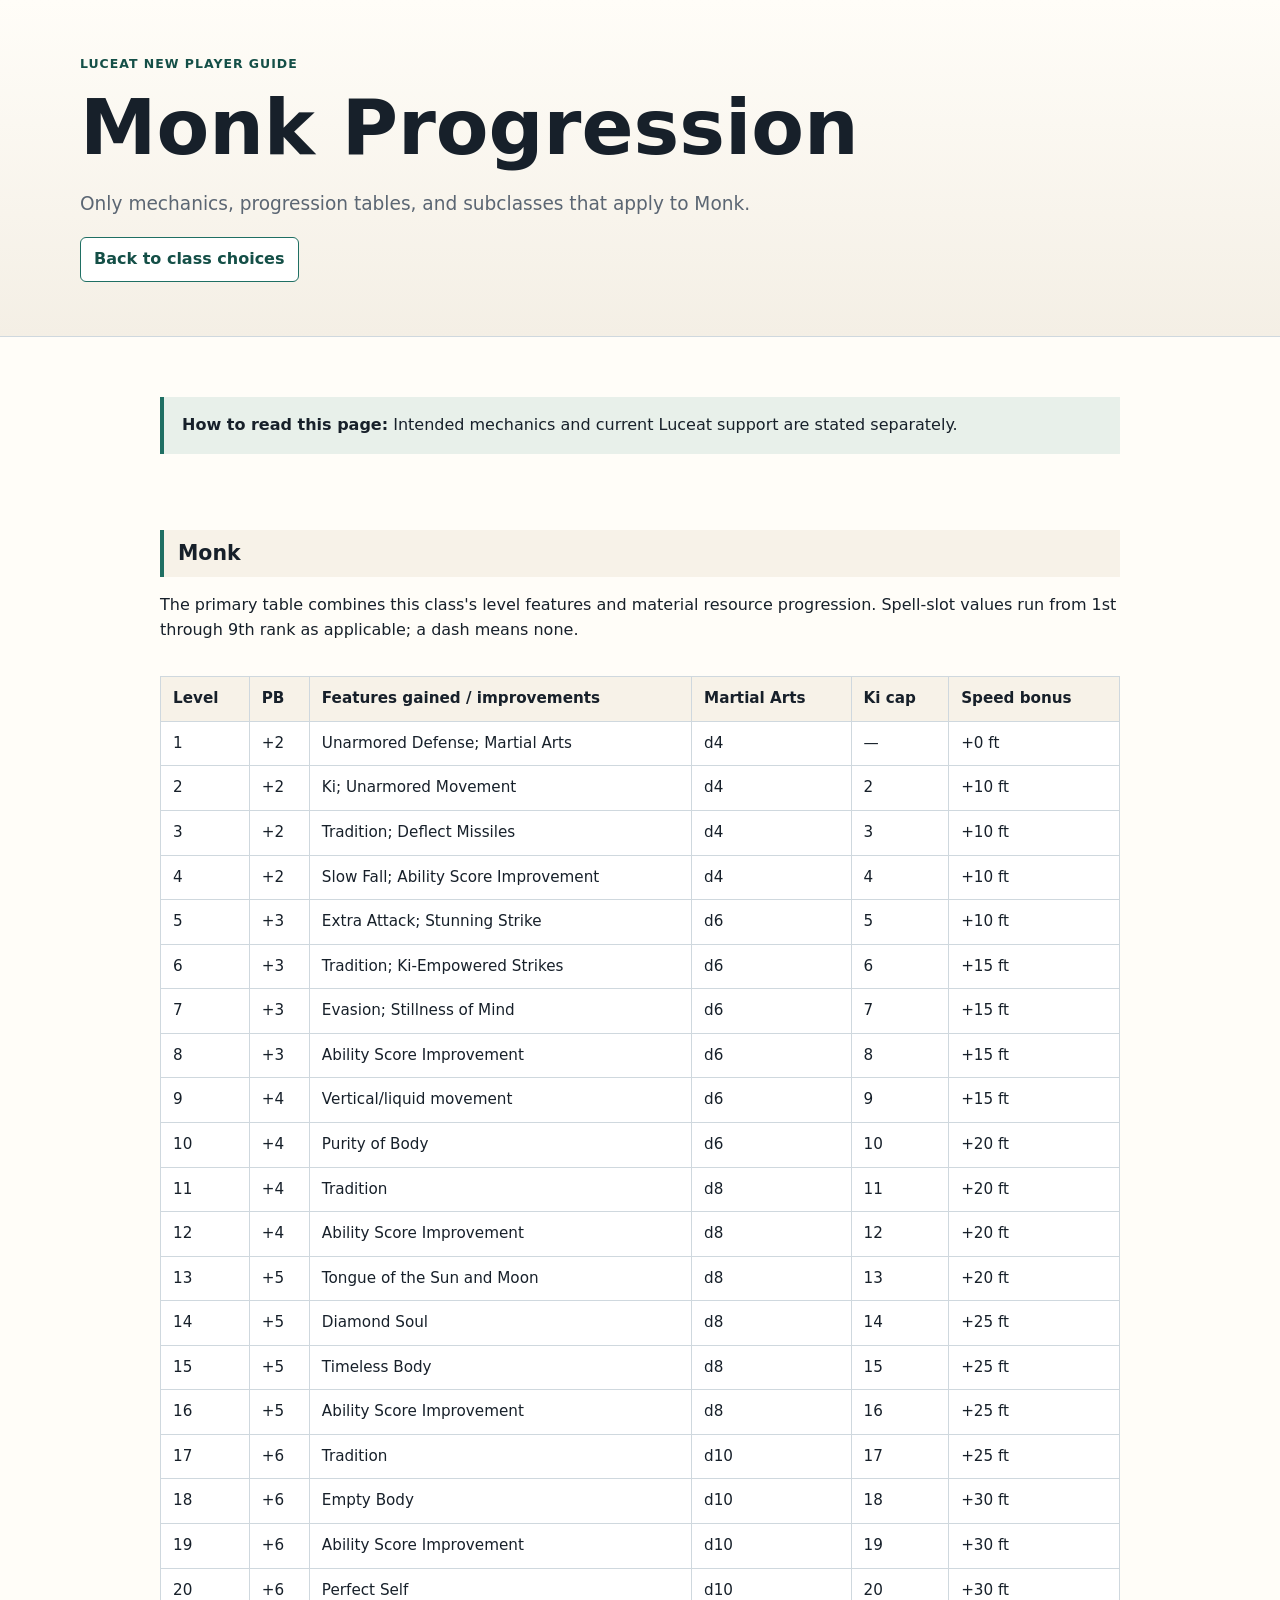
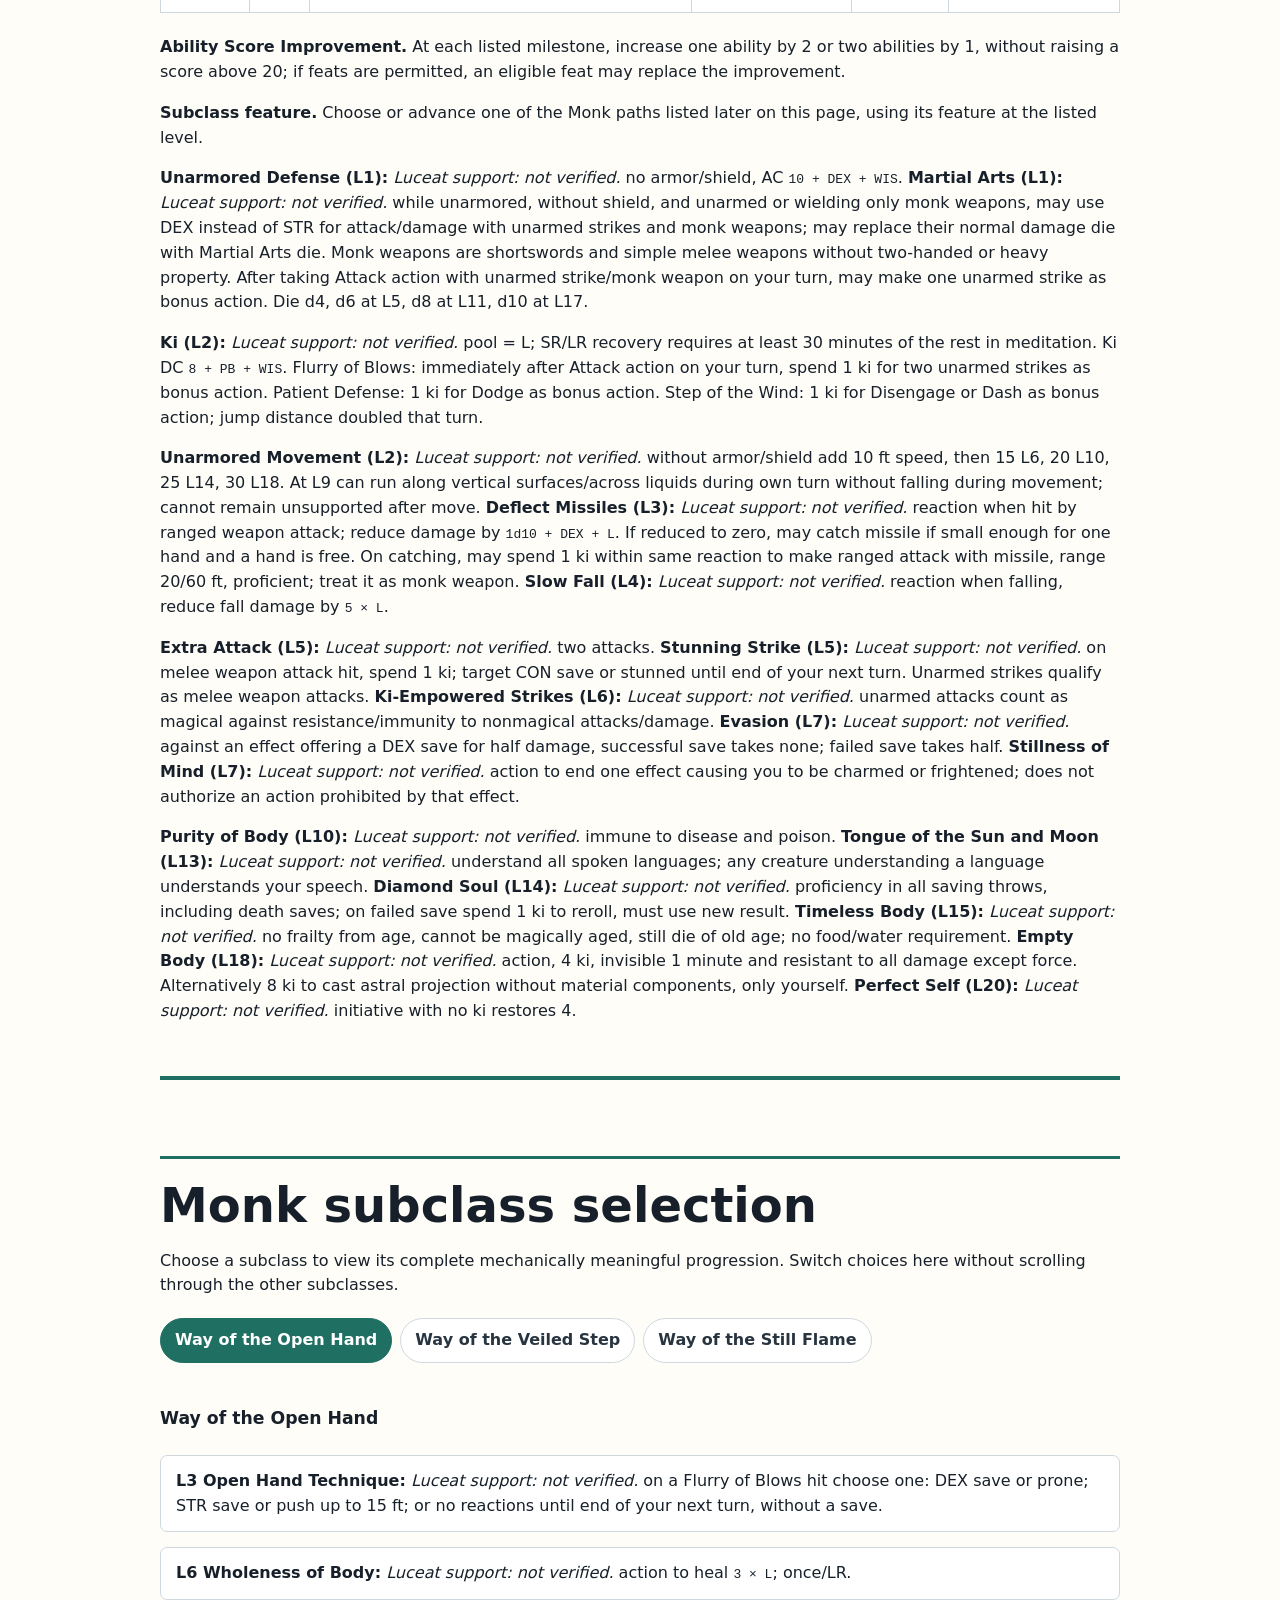
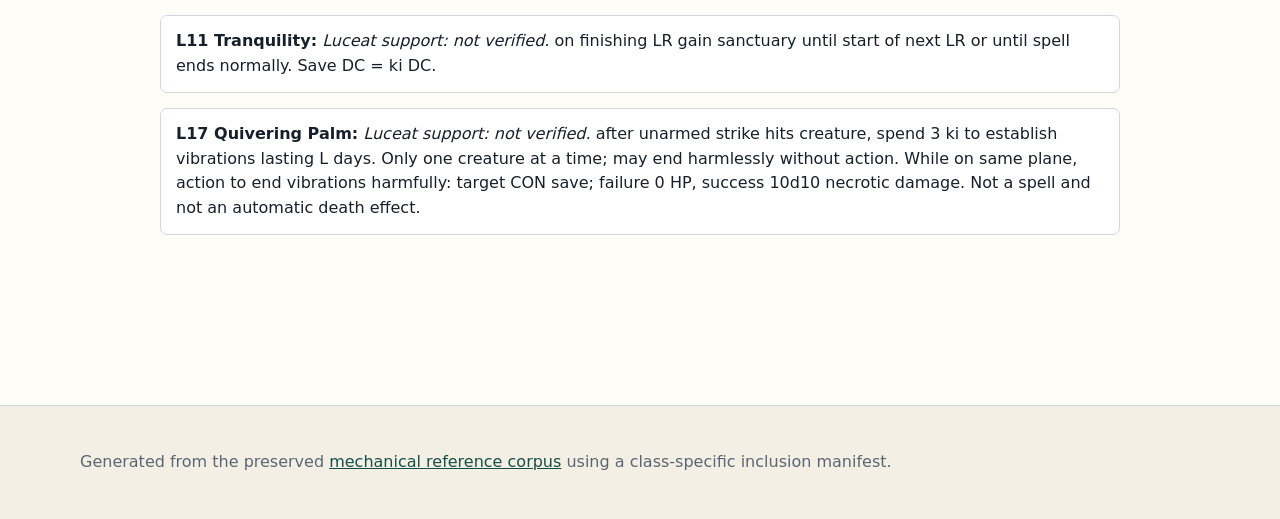
<file: classes/monk.html>
<!doctype html><html lang="en"><head><meta charset="utf-8"><meta name="viewport" content="width=device-width, initial-scale=1"><title>Monk Progression | Luceat New Player Guide</title><meta name="description" content="Class-specific level-by-level Monk and subclass progression for Luceat players."><link rel="stylesheet" href="../styles.css"></head><body><header class="site-header progression-hero"><div class="wrap"><p class="eyebrow">Luceat New Player Guide</p><h1>Monk Progression</h1><p class="lead">Only mechanics, progression tables, and subclasses that apply to Monk.</p><p><a class="button-link" href="../index.html#classes">Back to class choices</a></p></div></header><main class="wrap progression-guide"><aside class="callout"><strong>How to read this page:</strong> Intended mechanics and current Luceat support are stated separately.</aside><article class="progression-corpus" data-class="monk" data-source="phb-2014-progression.md"><h3 id="monk">Monk</h3>
<p>The primary table combines this class's level features and material resource progression. Spell-slot values run from 1st through 9th rank as applicable; a dash means none.</p>
<div class="table-scroll"><table><thead><tr><th>Level</th><th>PB</th><th>Features gained / improvements</th><th>Martial Arts</th><th>Ki cap</th><th>Speed bonus</th></tr></thead><tbody><tr><td>1</td><td>+2</td><td>Unarmored Defense; Martial Arts</td><td>d4</td><td>—</td><td>+0 ft</td></tr><tr><td>2</td><td>+2</td><td>Ki; Unarmored Movement</td><td>d4</td><td>2</td><td>+10 ft</td></tr><tr><td>3</td><td>+2</td><td>Tradition; Deflect Missiles</td><td>d4</td><td>3</td><td>+10 ft</td></tr><tr><td>4</td><td>+2</td><td>Slow Fall; Ability Score Improvement</td><td>d4</td><td>4</td><td>+10 ft</td></tr><tr><td>5</td><td>+3</td><td>Extra Attack; Stunning Strike</td><td>d6</td><td>5</td><td>+10 ft</td></tr><tr><td>6</td><td>+3</td><td>Tradition; Ki-Empowered Strikes</td><td>d6</td><td>6</td><td>+15 ft</td></tr><tr><td>7</td><td>+3</td><td>Evasion; Stillness of Mind</td><td>d6</td><td>7</td><td>+15 ft</td></tr><tr><td>8</td><td>+3</td><td>Ability Score Improvement</td><td>d6</td><td>8</td><td>+15 ft</td></tr><tr><td>9</td><td>+4</td><td>Vertical/liquid movement</td><td>d6</td><td>9</td><td>+15 ft</td></tr><tr><td>10</td><td>+4</td><td>Purity of Body</td><td>d6</td><td>10</td><td>+20 ft</td></tr><tr><td>11</td><td>+4</td><td>Tradition</td><td>d8</td><td>11</td><td>+20 ft</td></tr><tr><td>12</td><td>+4</td><td>Ability Score Improvement</td><td>d8</td><td>12</td><td>+20 ft</td></tr><tr><td>13</td><td>+5</td><td>Tongue of the Sun and Moon</td><td>d8</td><td>13</td><td>+20 ft</td></tr><tr><td>14</td><td>+5</td><td>Diamond Soul</td><td>d8</td><td>14</td><td>+25 ft</td></tr><tr><td>15</td><td>+5</td><td>Timeless Body</td><td>d8</td><td>15</td><td>+25 ft</td></tr><tr><td>16</td><td>+5</td><td>Ability Score Improvement</td><td>d8</td><td>16</td><td>+25 ft</td></tr><tr><td>17</td><td>+6</td><td>Tradition</td><td>d10</td><td>17</td><td>+25 ft</td></tr><tr><td>18</td><td>+6</td><td>Empty Body</td><td>d10</td><td>18</td><td>+30 ft</td></tr><tr><td>19</td><td>+6</td><td>Ability Score Improvement</td><td>d10</td><td>19</td><td>+30 ft</td></tr><tr><td>20</td><td>+6</td><td>Perfect Self</td><td>d10</td><td>20</td><td>+30 ft</td></tr></tbody></table></div>
<p><strong>Ability Score Improvement.</strong> At each listed milestone, increase one ability by 2 or two abilities by 1, without raising a score above 20; if feats are permitted, an eligible feat may replace the improvement.</p>
<p><strong>Subclass feature.</strong> Choose or advance one of the Monk paths listed later on this page, using its feature at the listed level.</p>
<p><strong>Unarmored Defense (L1):</strong> <em>Luceat support: not verified.</em> no armor/shield, AC <code>10 + DEX + WIS</code>. <strong>Martial Arts (L1):</strong> <em>Luceat support: not verified.</em> while unarmored, without shield, and unarmed or wielding only monk weapons, may use DEX instead of STR for attack/damage with unarmed strikes and monk weapons; may replace their normal damage die with Martial Arts die. Monk weapons are shortswords and simple melee weapons without two-handed or heavy property. After taking Attack action with unarmed strike/monk weapon on your turn, may make one unarmed strike as bonus action. Die d4, d6 at L5, d8 at L11, d10 at L17.</p>
<p><strong>Ki (L2):</strong> <em>Luceat support: not verified.</em> pool = L; SR/LR recovery requires at least 30 minutes of the rest in meditation. Ki DC <code>8 + PB + WIS</code>. Flurry of Blows: immediately after Attack action on your turn, spend 1 ki for two unarmed strikes as bonus action. Patient Defense: 1 ki for Dodge as bonus action. Step of the Wind: 1 ki for Disengage or Dash as bonus action; jump distance doubled that turn.</p>
<p><strong>Unarmored Movement (L2):</strong> <em>Luceat support: not verified.</em> without armor/shield add 10 ft speed, then 15 L6, 20 L10, 25 L14, 30 L18. At L9 can run along vertical surfaces/across liquids during own turn without falling during movement; cannot remain unsupported after move. <strong>Deflect Missiles (L3):</strong> <em>Luceat support: not verified.</em> reaction when hit by ranged weapon attack; reduce damage by <code>1d10 + DEX + L</code>. If reduced to zero, may catch missile if small enough for one hand and a hand is free. On catching, may spend 1 ki within same reaction to make ranged attack with missile, range 20/60 ft, proficient; treat it as monk weapon. <strong>Slow Fall (L4):</strong> <em>Luceat support: not verified.</em> reaction when falling, reduce fall damage by <code>5 × L</code>.</p>
<p><strong>Extra Attack (L5):</strong> <em>Luceat support: not verified.</em> two attacks. <strong>Stunning Strike (L5):</strong> <em>Luceat support: not verified.</em> on melee weapon attack hit, spend 1 ki; target CON save or stunned until end of your next turn. Unarmed strikes qualify as melee weapon attacks. <strong>Ki-Empowered Strikes (L6):</strong> <em>Luceat support: not verified.</em> unarmed attacks count as magical against resistance/immunity to nonmagical attacks/damage. <strong>Evasion (L7):</strong> <em>Luceat support: not verified.</em> against an effect offering a DEX save for half damage, successful save takes none; failed save takes half. <strong>Stillness of Mind (L7):</strong> <em>Luceat support: not verified.</em> action to end one effect causing you to be charmed or frightened; does not authorize an action prohibited by that effect.</p>
<p><strong>Purity of Body (L10):</strong> <em>Luceat support: not verified.</em> immune to disease and poison. <strong>Tongue of the Sun and Moon (L13):</strong> <em>Luceat support: not verified.</em> understand all spoken languages; any creature understanding a language understands your speech. <strong>Diamond Soul (L14):</strong> <em>Luceat support: not verified.</em> proficiency in all saving throws, including death saves; on failed save spend 1 ki to reroll, must use new result. <strong>Timeless Body (L15):</strong> <em>Luceat support: not verified.</em> no frailty from age, cannot be magically aged, still die of old age; no food/water requirement. <strong>Empty Body (L18):</strong> <em>Luceat support: not verified.</em> action, 4 ki, invisible 1 minute and resistant to all damage except force. Alternatively 8 ki to cast astral projection without material components, only yourself. <strong>Perfect Self (L20):</strong> <em>Luceat support: not verified.</em> initiative with no ki restores 4.</p>
<h4 id="way-of-the-open-hand">Way of the Open Hand</h4>
<ul class="progression-list">
<li><strong>L3 Open Hand Technique:</strong> <em>Luceat support: not verified.</em> on a Flurry of Blows hit choose one: DEX save or prone; STR save or push up to 15 ft; or no reactions until end of your next turn, without a save.</li>
<li><strong>L6 Wholeness of Body:</strong> <em>Luceat support: not verified.</em> action to heal <code>3 × L</code>; once/LR.</li>
<li><strong>L11 Tranquility:</strong> <em>Luceat support: not verified.</em> on finishing LR gain sanctuary until start of next LR or until spell ends normally. Save DC = ki DC.</li>
<li><strong>L17 Quivering Palm:</strong> <em>Luceat support: not verified.</em> after unarmed strike hits creature, spend 3 ki to establish vibrations lasting L days. Only one creature at a time; may end harmlessly without action. While on same plane, action to end vibrations harmfully: target CON save; failure 0 HP, success 10d10 necrotic damage. Not a spell and not an automatic death effect.</li>
</ul>
<h4 id="way-of-the-veiled-step">Way of the Veiled Step</h4>
<ul class="progression-list">
<li><strong>L3 Shadow Arts:</strong> <em>Luceat support: not verified.</em> learn minor illusion. Spend 2 ki to cast darkness, darkvision, pass without trace, or silence, no material components. Retain normal casting times/concentration.</li>
<li><strong>L6 Shadow Step:</strong> <em>Luceat support: not verified.</em> while in dim light/darkness, bonus action teleport up to 60 ft to visible unoccupied space also in dim light/darkness. Advantage on first melee attack before end of turn.</li>
<li><strong>L11 Cloak of Shadows:</strong> <em>Luceat support: not verified.</em> action in dim light/darkness to become invisible until making an attack, casting a spell, or entering bright light.</li>
<li><strong>L17 Opportunist:</strong> <em>Luceat support: not verified.</em> reaction when creature within 5 ft is hit by another creature’s attack: make melee attack against that creature.</li>
</ul>
<h4 id="way-of-the-still-flame">Way of the Still Flame</h4>
<p><strong>Disciple of the Elements (L3):</strong> <em>Luceat support: not verified.</em> know Elemental Attunement plus one other eligible discipline. Learn one additional discipline at L6, L11, L17. At those milestones may also replace one known discipline with another eligible discipline. Elemental Attunement can be the replaced discipline. Maximum total known remains 2/3/4/5. Discipline spellcasting requires no material components; use WIS/ki DC. Other spell requirements remain.</p>
<p>At L5 may add ki to increase the level of a discipline spell that gains an enhanced effect at higher level: +1 spell level per additional ki. Maximum ki per casting, including base cost: 3 at L5–8, 4 at L9–12, 5 at L13–16, 6 at L17–20. This casting cap does not cap non-spell disciplines’ own extra-ki damage clauses. The prerequisite column means <strong>monk level</strong>.</p>
<div class="table-scroll"><table><thead><tr><th>Discipline</th><th>Minimum level</th><th>Cost / complete class-specific rule</th></tr></thead><tbody><tr><td>Breath of Winter</td><td>17</td><td>6 ki: cone of cold.</td></tr><tr><td>Clench of the North Wind</td><td>6</td><td>3 ki: hold person.</td></tr><tr><td>Elemental Attunement</td><td>3</td><td>Action, no ki: within 30 ft create harmless brief elemental sensory effect; instantaneously light/extinguish candle, torch, or small campfire; chill/warm up to 1 lb nonliving material for 1 hour; or reshape fire, water, earth, or mist fitting a 1-ft cube for 1 hour. Reshaping cannot cause harm.</td></tr><tr><td>Eternal Mountain Defense</td><td>17</td><td>5 ki: stoneskin, self only.</td></tr><tr><td>Fangs of the Fire Snake</td><td>3</td><td>When taking Attack action on your turn, 1 ki extends unarmed reach by 10 ft for that action and remainder of turn; unarmed damage becomes fire. On a hit using it, may spend 1 more ki for 1d10 extra fire.</td></tr><tr><td>Fist of Four Thunders</td><td>3</td><td>2 ki: thunderwave.</td></tr><tr><td>Fist of Unbroken Air</td><td>3</td><td>Action, 2 ki: creature within 30 ft makes STR save. Failure 3d10 bludgeoning plus optional push up to 20 ft away and prone; success half damage, no push/prone. Extra 1d10 per additional ki spent.</td></tr><tr><td>Flames of the Phoenix</td><td>11</td><td>4 ki: fireball.</td></tr><tr><td>Gong of the Summit</td><td>6</td><td>3 ki: shatter.</td></tr><tr><td>Mist Stance</td><td>11</td><td>4 ki: gaseous form, self only.</td></tr><tr><td>Ride the Wind</td><td>11</td><td>4 ki: fly, self only.</td></tr><tr><td>River of Hungry Flame</td><td>17</td><td>5 ki: wall of fire.</td></tr><tr><td>Rush of the Gale Spirits</td><td>3</td><td>2 ki: gust of wind.</td></tr><tr><td>Shape the Flowing River</td><td>3</td><td>Action, 1 ki: area of ice/water within 120 ft, no more than 30 ft on a side. Convert water/ice or reshape ice, including pillars, trenches, or walls. Changes cannot exceed half the area’s greatest dimension (e.g. 15 ft in a 30-ft area); cannot trap/injure a creature.</td></tr><tr><td>Sweeping Cinder Strike</td><td>3</td><td>2 ki: burning hands.</td></tr><tr><td>Water Whip</td><td>3</td><td>Action, 2 ki: visible creature within 30 ft makes DEX save. Failure 3d10 bludgeoning and either prone or pulled up to 25 ft toward you; success half damage, no movement/prone. Extra 1d10 per additional ki.</td></tr><tr><td>Wave of Rolling Earth</td><td>17</td><td>6 ki: wall of stone.</td></tr></tbody></table></div></article></main><footer class="footer"><div class="wrap"><p>Generated from the preserved <a href="../phb-2014-progression.md">mechanical reference corpus</a> using a class-specific inclusion manifest.</p></div></footer><script src="../subclass-selector.js"></script></body></html>
</file>
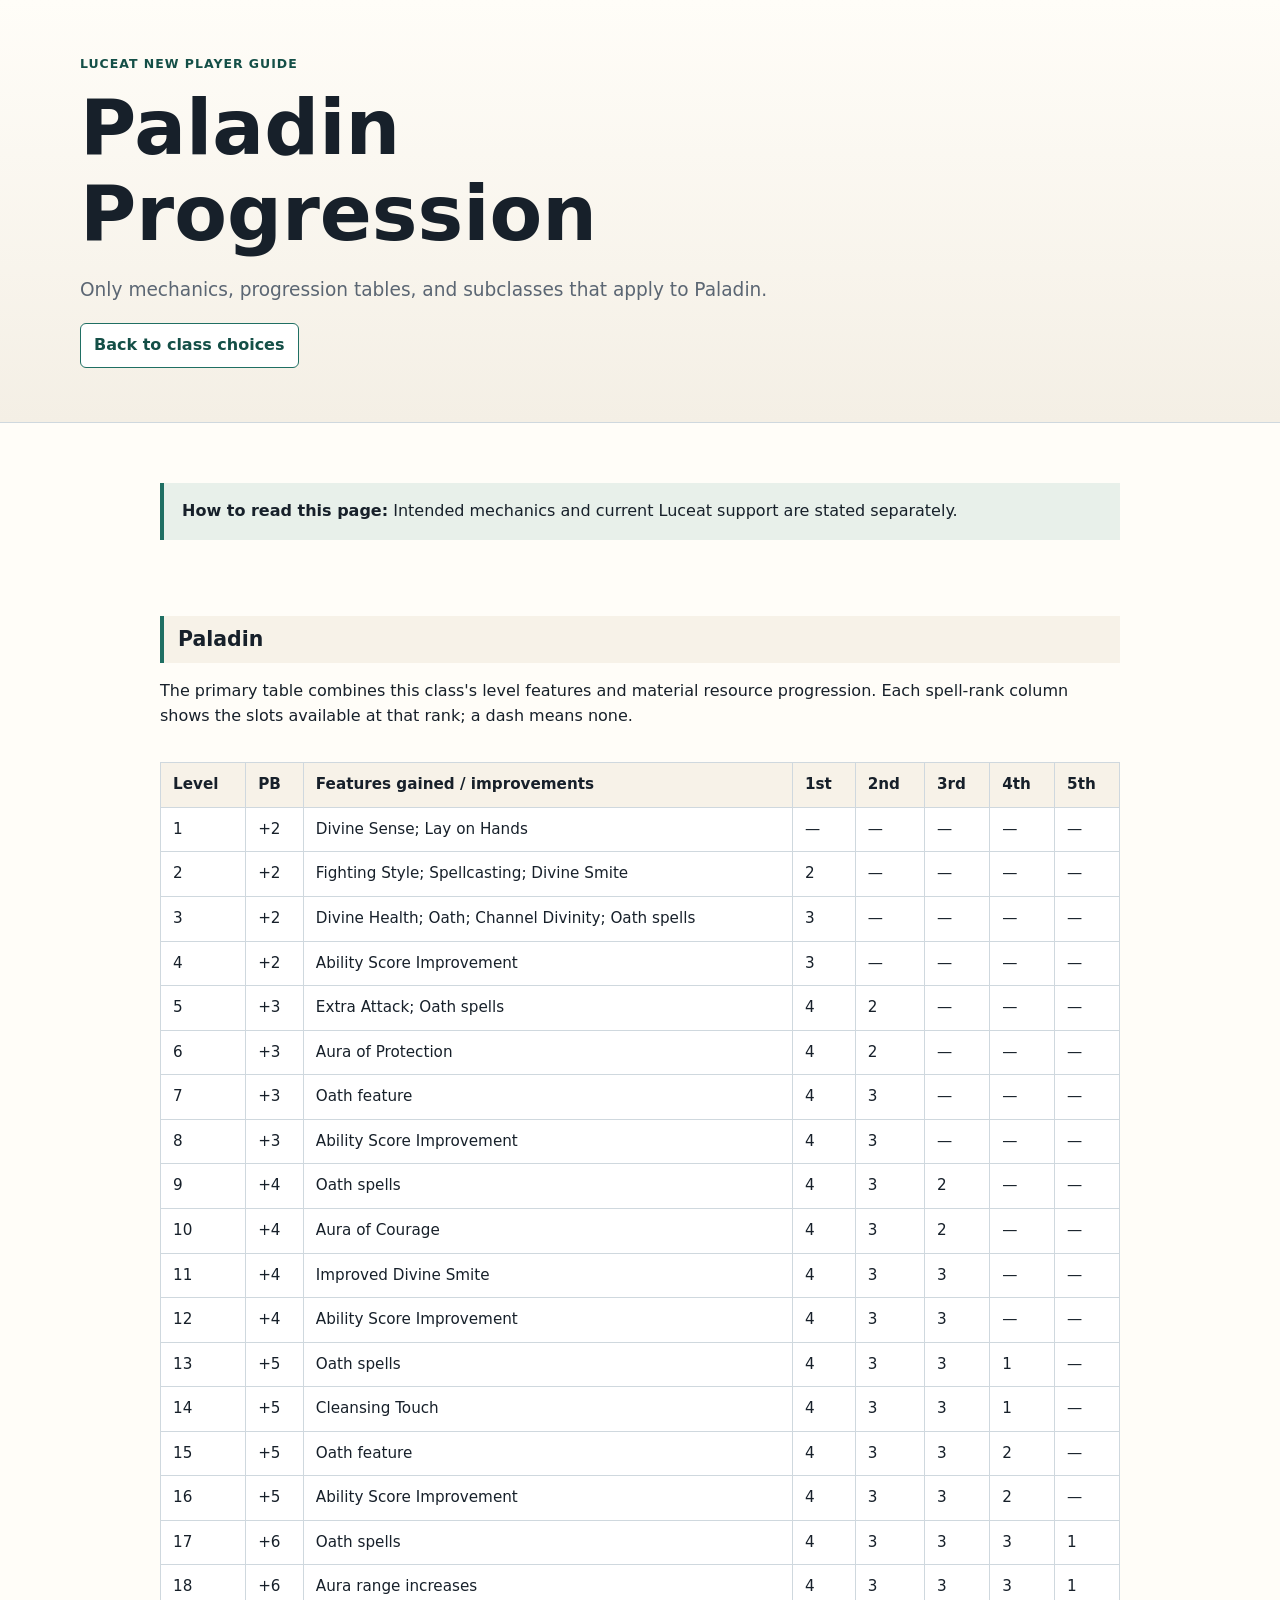
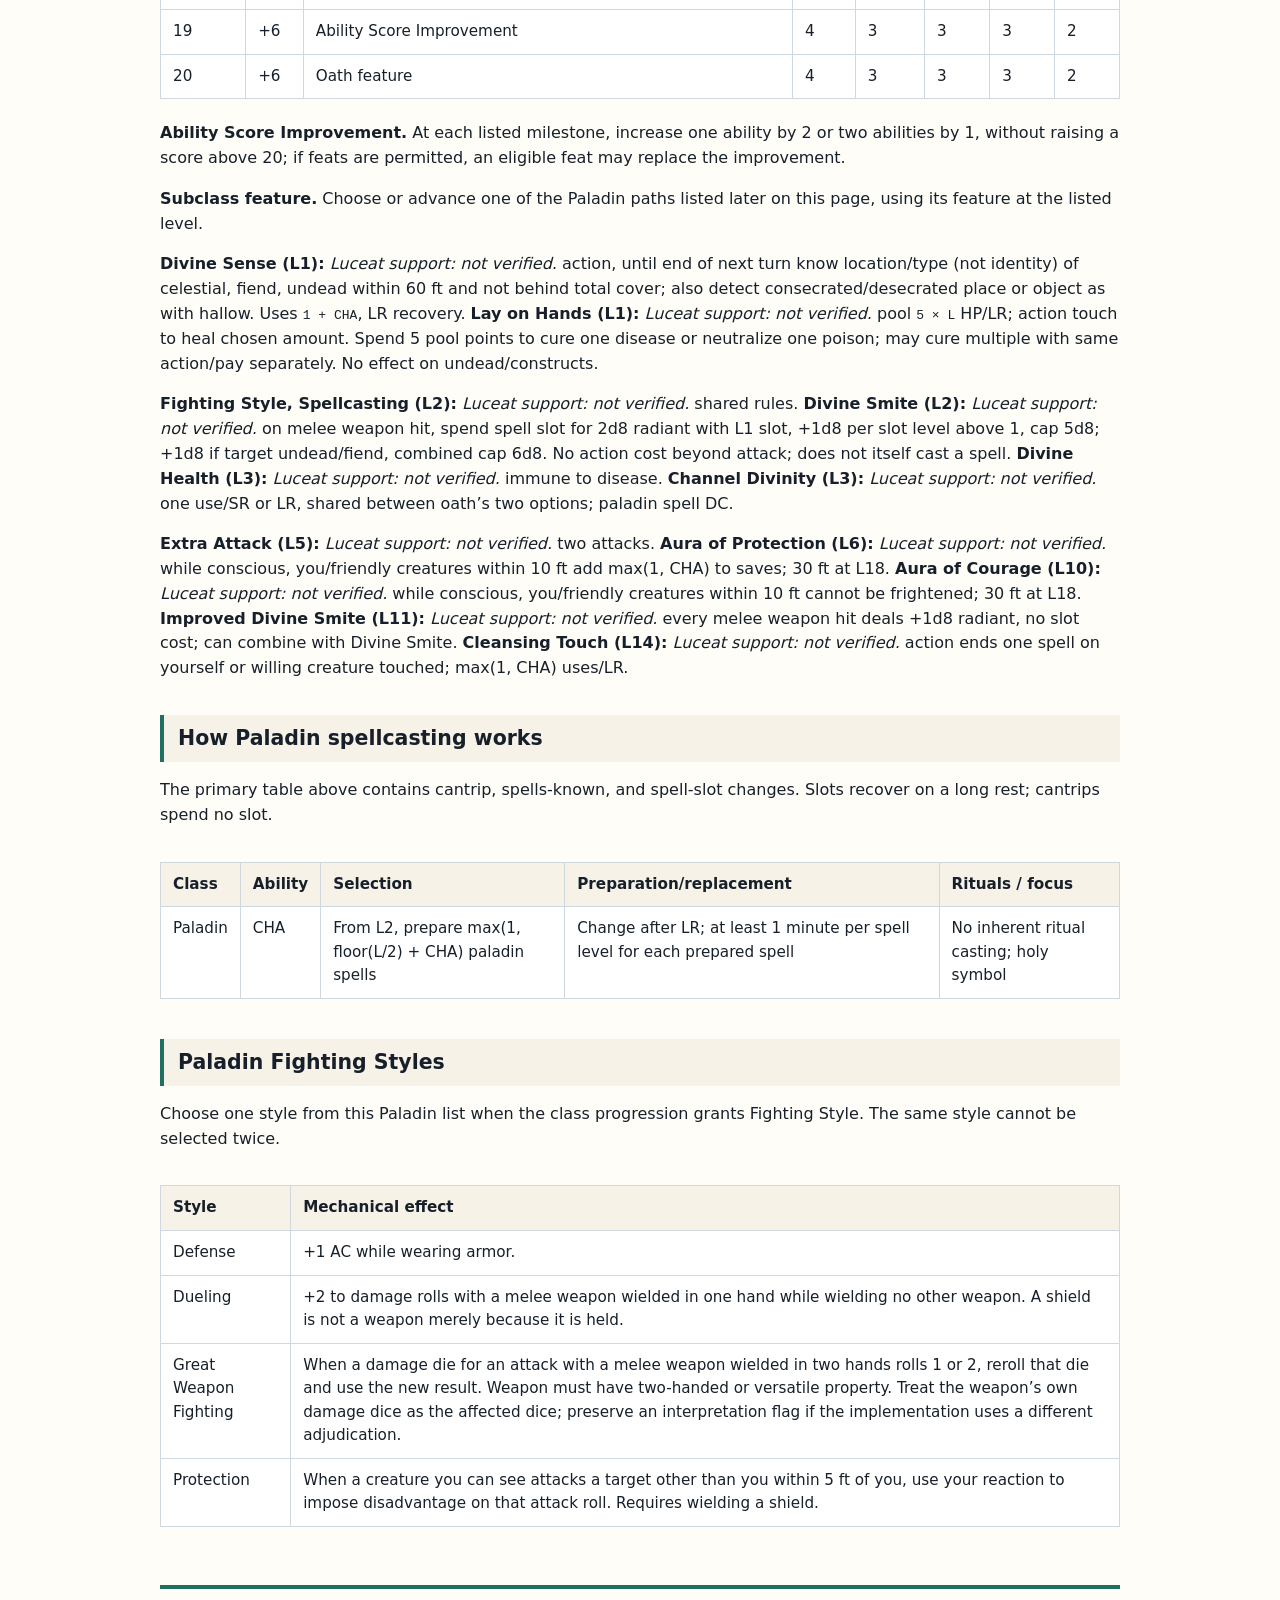
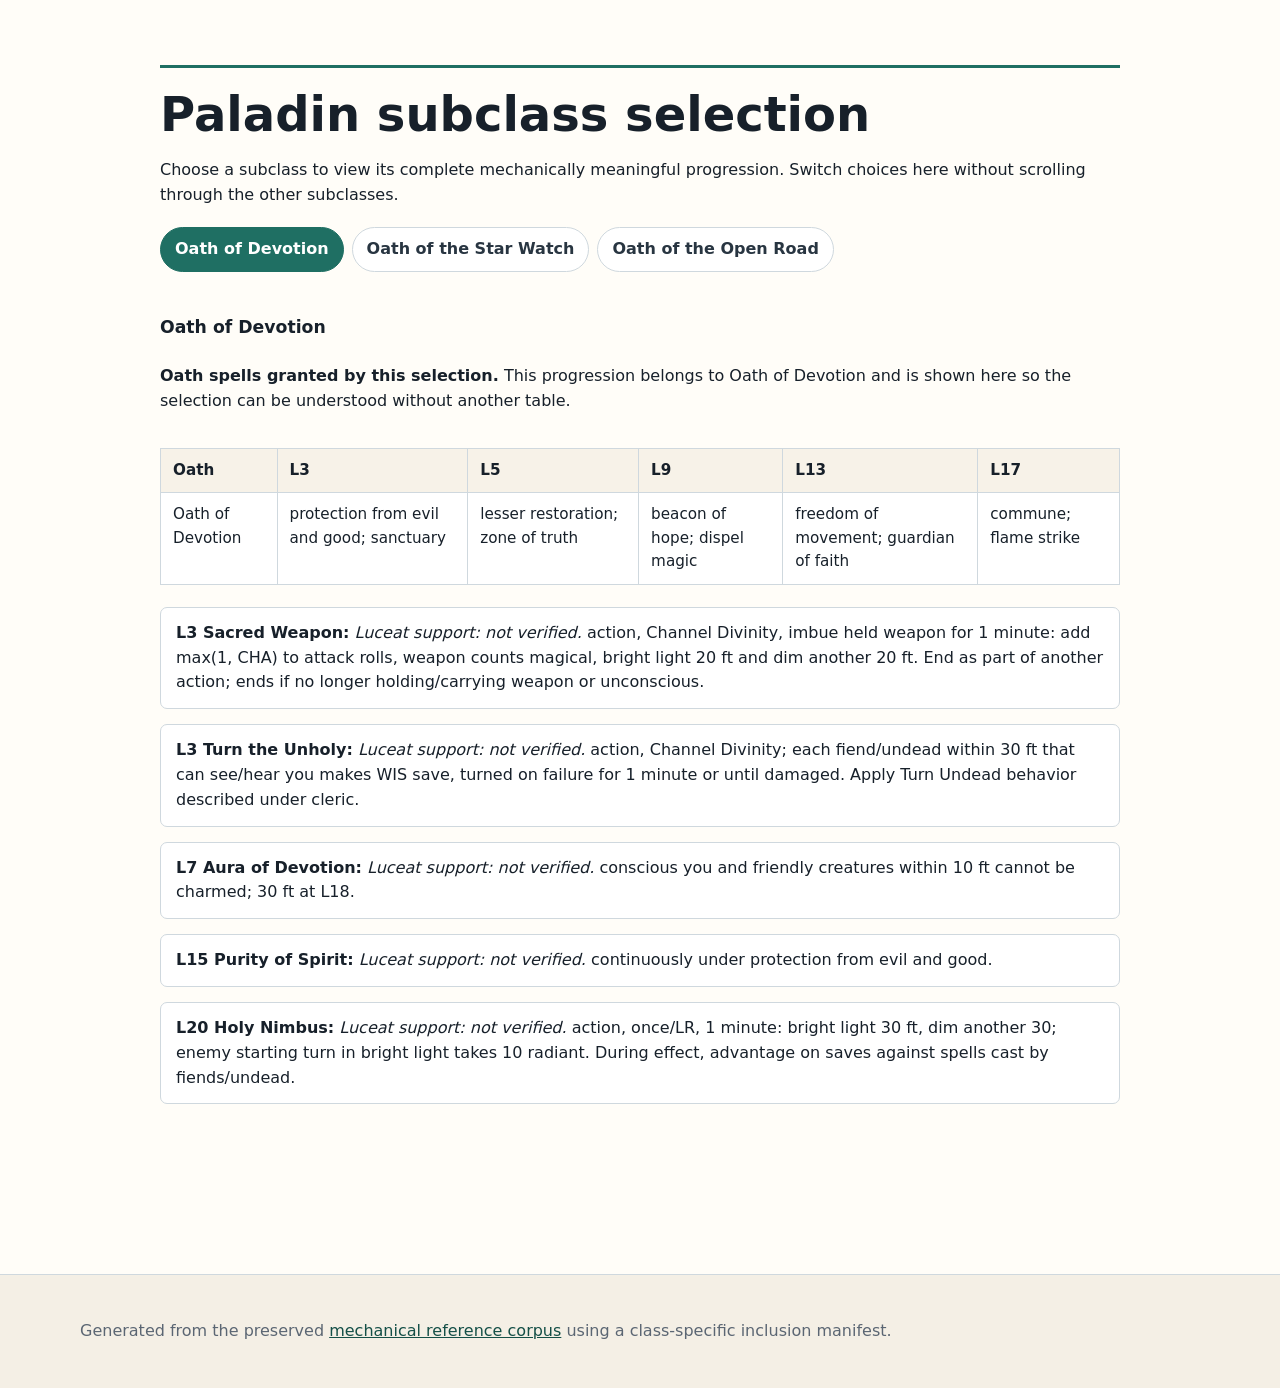
<file: classes/paladin.html>
<!doctype html><html lang="en"><head><meta charset="utf-8"><meta name="viewport" content="width=device-width, initial-scale=1"><title>Paladin Progression | Luceat New Player Guide</title><meta name="description" content="Class-specific level-by-level Paladin and subclass progression for Luceat players."><link rel="stylesheet" href="../styles.css"></head><body><header class="site-header progression-hero"><div class="wrap"><p class="eyebrow">Luceat New Player Guide</p><h1>Paladin Progression</h1><p class="lead">Only mechanics, progression tables, and subclasses that apply to Paladin.</p><p><a class="button-link" href="../index.html#classes">Back to class choices</a></p></div></header><main class="wrap progression-guide"><aside class="callout"><strong>How to read this page:</strong> Intended mechanics and current Luceat support are stated separately.</aside><article class="progression-corpus" data-class="paladin" data-source="phb-2014-progression.md"><h3 id="paladin">Paladin</h3>
<p>The primary table combines this class's level features and material resource progression. Each spell-rank column shows the slots available at that rank; a dash means none.</p>
<div class="table-scroll"><table><thead><tr><th>Level</th><th>PB</th><th>Features gained / improvements</th><th>1st</th><th>2nd</th><th>3rd</th><th>4th</th><th>5th</th></tr></thead><tbody><tr><td>1</td><td>+2</td><td>Divine Sense; Lay on Hands</td><td>—</td><td>—</td><td>—</td><td>—</td><td>—</td></tr><tr><td>2</td><td>+2</td><td>Fighting Style; Spellcasting; Divine Smite</td><td>2</td><td>—</td><td>—</td><td>—</td><td>—</td></tr><tr><td>3</td><td>+2</td><td>Divine Health; Oath; Channel Divinity; Oath spells</td><td>3</td><td>—</td><td>—</td><td>—</td><td>—</td></tr><tr><td>4</td><td>+2</td><td>Ability Score Improvement</td><td>3</td><td>—</td><td>—</td><td>—</td><td>—</td></tr><tr><td>5</td><td>+3</td><td>Extra Attack; Oath spells</td><td>4</td><td>2</td><td>—</td><td>—</td><td>—</td></tr><tr><td>6</td><td>+3</td><td>Aura of Protection</td><td>4</td><td>2</td><td>—</td><td>—</td><td>—</td></tr><tr><td>7</td><td>+3</td><td>Oath feature</td><td>4</td><td>3</td><td>—</td><td>—</td><td>—</td></tr><tr><td>8</td><td>+3</td><td>Ability Score Improvement</td><td>4</td><td>3</td><td>—</td><td>—</td><td>—</td></tr><tr><td>9</td><td>+4</td><td>Oath spells</td><td>4</td><td>3</td><td>2</td><td>—</td><td>—</td></tr><tr><td>10</td><td>+4</td><td>Aura of Courage</td><td>4</td><td>3</td><td>2</td><td>—</td><td>—</td></tr><tr><td>11</td><td>+4</td><td>Improved Divine Smite</td><td>4</td><td>3</td><td>3</td><td>—</td><td>—</td></tr><tr><td>12</td><td>+4</td><td>Ability Score Improvement</td><td>4</td><td>3</td><td>3</td><td>—</td><td>—</td></tr><tr><td>13</td><td>+5</td><td>Oath spells</td><td>4</td><td>3</td><td>3</td><td>1</td><td>—</td></tr><tr><td>14</td><td>+5</td><td>Cleansing Touch</td><td>4</td><td>3</td><td>3</td><td>1</td><td>—</td></tr><tr><td>15</td><td>+5</td><td>Oath feature</td><td>4</td><td>3</td><td>3</td><td>2</td><td>—</td></tr><tr><td>16</td><td>+5</td><td>Ability Score Improvement</td><td>4</td><td>3</td><td>3</td><td>2</td><td>—</td></tr><tr><td>17</td><td>+6</td><td>Oath spells</td><td>4</td><td>3</td><td>3</td><td>3</td><td>1</td></tr><tr><td>18</td><td>+6</td><td>Aura range increases</td><td>4</td><td>3</td><td>3</td><td>3</td><td>1</td></tr><tr><td>19</td><td>+6</td><td>Ability Score Improvement</td><td>4</td><td>3</td><td>3</td><td>3</td><td>2</td></tr><tr><td>20</td><td>+6</td><td>Oath feature</td><td>4</td><td>3</td><td>3</td><td>3</td><td>2</td></tr></tbody></table></div>
<p><strong>Ability Score Improvement.</strong> At each listed milestone, increase one ability by 2 or two abilities by 1, without raising a score above 20; if feats are permitted, an eligible feat may replace the improvement.</p>
<p><strong>Subclass feature.</strong> Choose or advance one of the Paladin paths listed later on this page, using its feature at the listed level.</p>
<p><strong>Divine Sense (L1):</strong> <em>Luceat support: not verified.</em> action, until end of next turn know location/type (not identity) of celestial, fiend, undead within 60 ft and not behind total cover; also detect consecrated/desecrated place or object as with hallow. Uses <code>1 + CHA</code>, LR recovery. <strong>Lay on Hands (L1):</strong> <em>Luceat support: not verified.</em> pool <code>5 × L</code> HP/LR; action touch to heal chosen amount. Spend 5 pool points to cure one disease or neutralize one poison; may cure multiple with same action/pay separately. No effect on undead/constructs.</p>
<p><strong>Fighting Style, Spellcasting (L2):</strong> <em>Luceat support: not verified.</em> shared rules. <strong>Divine Smite (L2):</strong> <em>Luceat support: not verified.</em> on melee weapon hit, spend spell slot for 2d8 radiant with L1 slot, +1d8 per slot level above 1, cap 5d8; +1d8 if target undead/fiend, combined cap 6d8. No action cost beyond attack; does not itself cast a spell. <strong>Divine Health (L3):</strong> <em>Luceat support: not verified.</em> immune to disease. <strong>Channel Divinity (L3):</strong> <em>Luceat support: not verified.</em> one use/SR or LR, shared between oath’s two options; paladin spell DC.</p>
<p><strong>Extra Attack (L5):</strong> <em>Luceat support: not verified.</em> two attacks. <strong>Aura of Protection (L6):</strong> <em>Luceat support: not verified.</em> while conscious, you/friendly creatures within 10 ft add max(1, CHA) to saves; 30 ft at L18. <strong>Aura of Courage (L10):</strong> <em>Luceat support: not verified.</em> while conscious, you/friendly creatures within 10 ft cannot be frightened; 30 ft at L18. <strong>Improved Divine Smite (L11):</strong> <em>Luceat support: not verified.</em> every melee weapon hit deals +1d8 radiant, no slot cost; can combine with Divine Smite. <strong>Cleansing Touch (L14):</strong> <em>Luceat support: not verified.</em> action ends one spell on yourself or willing creature touched; max(1, CHA) uses/LR.</p>
<h4 id="oath-of-devotion">Oath of Devotion</h4>
<p><strong>Oath spells granted by this selection.</strong> This progression belongs to Oath of Devotion and is shown here so the selection can be understood without another table.</p>
<div class="table-scroll"><table><thead><tr><th>Oath</th><th>L3</th><th>L5</th><th>L9</th><th>L13</th><th>L17</th></tr></thead><tbody><tr><td>Oath of Devotion</td><td>protection from evil and good; sanctuary</td><td>lesser restoration; zone of truth</td><td>beacon of hope; dispel magic</td><td>freedom of movement; guardian of faith</td><td>commune; flame strike</td></tr></tbody></table></div>
<ul class="progression-list">
<li><strong>L3 Sacred Weapon:</strong> <em>Luceat support: not verified.</em> action, Channel Divinity, imbue held weapon for 1 minute: add max(1, CHA) to attack rolls, weapon counts magical, bright light 20 ft and dim another 20 ft. End as part of another action; ends if no longer holding/carrying weapon or unconscious.</li>
<li><strong>L3 Turn the Unholy:</strong> <em>Luceat support: not verified.</em> action, Channel Divinity; each fiend/undead within 30 ft that can see/hear you makes WIS save, turned on failure for 1 minute or until damaged. Apply Turn Undead behavior described under cleric.</li>
<li><strong>L7 Aura of Devotion:</strong> <em>Luceat support: not verified.</em> conscious you and friendly creatures within 10 ft cannot be charmed; 30 ft at L18.</li>
<li><strong>L15 Purity of Spirit:</strong> <em>Luceat support: not verified.</em> continuously under protection from evil and good.</li>
<li><strong>L20 Holy Nimbus:</strong> <em>Luceat support: not verified.</em> action, once/LR, 1 minute: bright light 30 ft, dim another 30; enemy starting turn in bright light takes 10 radiant. During effect, advantage on saves against spells cast by fiends/undead.</li>
</ul>
<h4 id="oath-of-the-star-watch">Oath of the Star Watch</h4>
<p><strong>Oath spells granted by this selection.</strong> This progression belongs to Oath of the Star Watch and is shown here so the selection can be understood without another table.</p>
<div class="table-scroll"><table><thead><tr><th>Oath</th><th>L3</th><th>L5</th><th>L9</th><th>L13</th><th>L17</th></tr></thead><tbody><tr><td>Oath of the Star Watch</td><td>ensnaring strike; speak with animals</td><td>moonbeam; misty step</td><td>plant growth; protection from energy</td><td>ice storm; stoneskin</td><td>commune with nature; tree stride</td></tr></tbody></table></div>
<ul class="progression-list">
<li><strong>L3 Nature’s Wrath:</strong> <em>Luceat support: not verified.</em> action, Channel Divinity; visible creature within 10 ft makes its choice of STR or DEX save or is restrained. Repeats same choice at end of each turn to end effect on success.</li>
<li><strong>L3 Turn the Faithless:</strong> <em>Luceat support: not verified.</em> action, Channel Divinity; fey/fiends within 30 ft that can hear you make WIS saves, turned for 1 minute or until damaged using ordinary turning behavior. A turned creature whose real form is concealed by illusion, shapechanging, or another effect reveals that form.</li>
<li><strong>L7 Aura of Warding:</strong> <em>Luceat support: not verified.</em> you/friendly creatures within 10 ft resist damage from spells; 30 ft at L18. This is not resistance to all magical damage.</li>
<li><strong>L15 Undying Sentinel:</strong> <em>Luceat support: not verified.</em> when reduced to 0 HP without outright death, may remain at 1 HP, once/LR. No frailty from aging; cannot be magically aged.</li>
<li><strong>L20 Elder Champion:</strong> <em>Luceat support: not verified.</em> action, once/LR, 1 minute: regain 10 HP at start of turns; paladin spells with 1-action casting time may use bonus action instead; enemies within 10 ft have disadvantage on saves against your paladin spells and Channel Divinity options.</li>
</ul>
<h4 id="oath-of-the-open-road">Oath of the Open Road</h4>
<p><strong>Oath spells granted by this selection.</strong> This progression belongs to Oath of the Open Road and is shown here so the selection can be understood without another table.</p>
<div class="table-scroll"><table><thead><tr><th>Oath</th><th>L3</th><th>L5</th><th>L9</th><th>L13</th><th>L17</th></tr></thead><tbody><tr><td>Oath of the Open Road</td><td>bane; hunter’s mark</td><td>hold person; misty step</td><td>haste; protection from energy</td><td>banishment; dimension door</td><td>hold monster; scrying</td></tr></tbody></table></div>
<ul class="progression-list">
<li><strong>L3 Abjure Enemy:</strong> <em>Luceat support: not verified.</em> action, Channel Divinity; visible creature within 60 ft makes WIS save unless immune to frightened; fiend/undead has disadvantage. Failure frightened for 1 minute or until damaged, speed 0 and no speed bonuses. Success halves speed for 1 minute or until damaged.</li>
<li><strong>L3 Vow of Enmity:</strong> <em>Luceat support: not verified.</em> bonus action, Channel Divinity; visible creature within 10 ft; advantage on attacks against it for 1 minute or until it reaches 0 HP or falls unconscious.</li>
<li><strong>L7 Relentless Avenger:</strong> <em>Luceat support: not verified.</em> when hitting with an opportunity attack, move up to half speed immediately as part of same reaction, without provoking opportunity attacks.</li>
<li><strong>L15 Soul of Vengeance:</strong> <em>Luceat support: not verified.</em> when target of Vow makes an attack, reaction to make melee weapon attack against it if within reach.</li>
<li><strong>L20 Avenging Angel:</strong> <em>Luceat support: not verified.</em> action, once/LR, 1 hour: flight 60 ft; 30-ft menace aura. First time an enemy enters aura or starts turn there during a battle, WIS save or frightened of you for 1 minute or until damaged. Attacks against that creature have advantage while it is frightened by this aura.</li>
</ul>
<p>Oath transgression/consequences are DM adjudication, not an automatic subclass switch. The DMG Oathbreaker is excluded.</p>
<h3 id="how-paladin-spellcasting-works">How Paladin spellcasting works</h3>
<p>The primary table above contains cantrip, spells-known, and spell-slot changes. Slots recover on a long rest; cantrips spend no slot.</p>
<div class="table-scroll"><table><thead><tr><th>Class</th><th>Ability</th><th>Selection</th><th>Preparation/replacement</th><th>Rituals / focus</th></tr></thead><tbody><tr><td>Paladin</td><td>CHA</td><td>From L2, prepare max(1, floor(L/2) + CHA) paladin spells</td><td>Change after LR; at least 1 minute per spell level for each prepared spell</td><td>No inherent ritual casting; holy symbol</td></tr></tbody></table></div>
<h3 id="paladin-fighting-styles">Paladin Fighting Styles</h3>
<p>Choose one style from this Paladin list when the class progression grants Fighting Style. The same style cannot be selected twice.</p>
<div class="table-scroll"><table><thead><tr><th>Style</th><th>Mechanical effect</th></tr></thead><tbody><tr><td>Defense</td><td>+1 AC while wearing armor.</td></tr><tr><td>Dueling</td><td>+2 to damage rolls with a melee weapon wielded in one hand while wielding no other weapon. A shield is not a weapon merely because it is held.</td></tr><tr><td>Great Weapon Fighting</td><td>When a damage die for an attack with a melee weapon wielded in two hands rolls 1 or 2, reroll that die and use the new result. Weapon must have two-handed or versatile property. Treat the weapon’s own damage dice as the affected dice; preserve an interpretation flag if the implementation uses a different adjudication.</td></tr><tr><td>Protection</td><td>When a creature you can see attacks a target other than you within 5 ft of you, use your reaction to impose disadvantage on that attack roll. Requires wielding a shield.</td></tr></tbody></table></div></article></main><footer class="footer"><div class="wrap"><p>Generated from the preserved <a href="../phb-2014-progression.md">mechanical reference corpus</a> using a class-specific inclusion manifest.</p></div></footer><script src="../subclass-selector.js"></script></body></html>
</file>
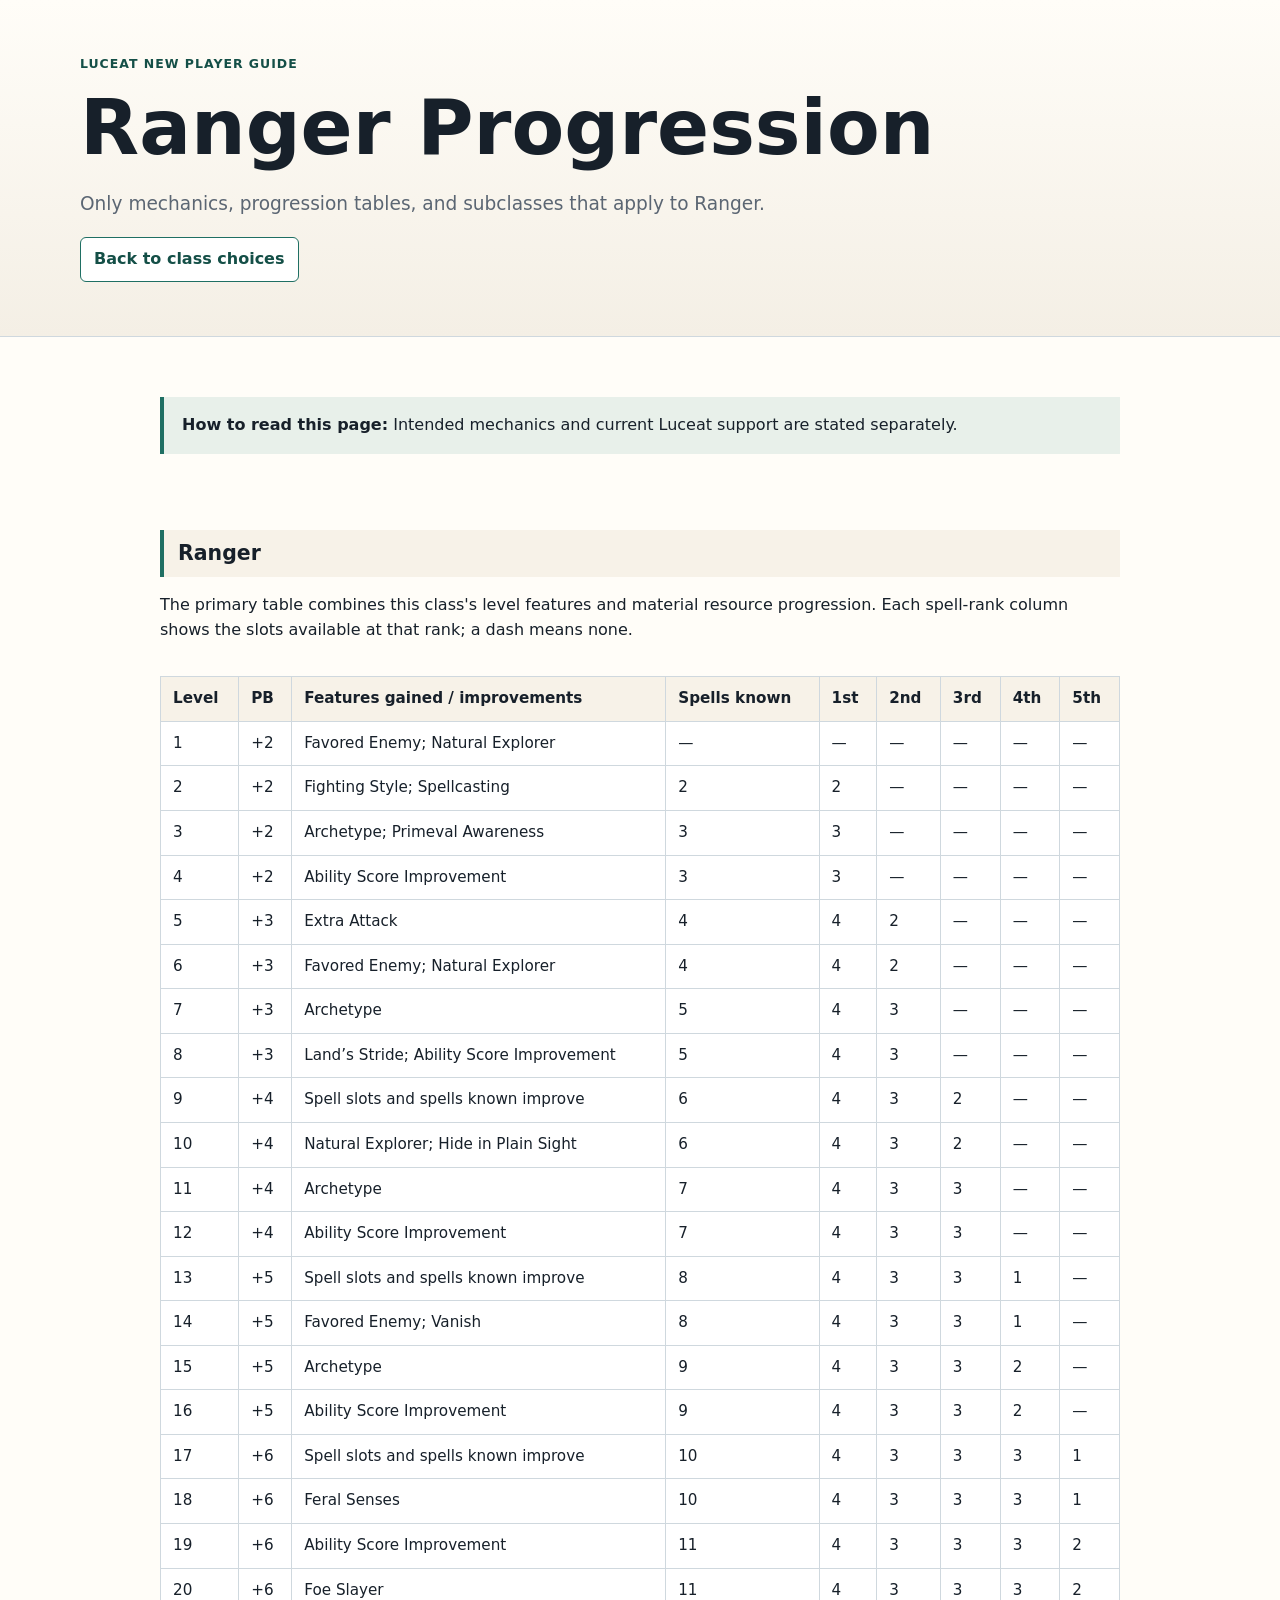
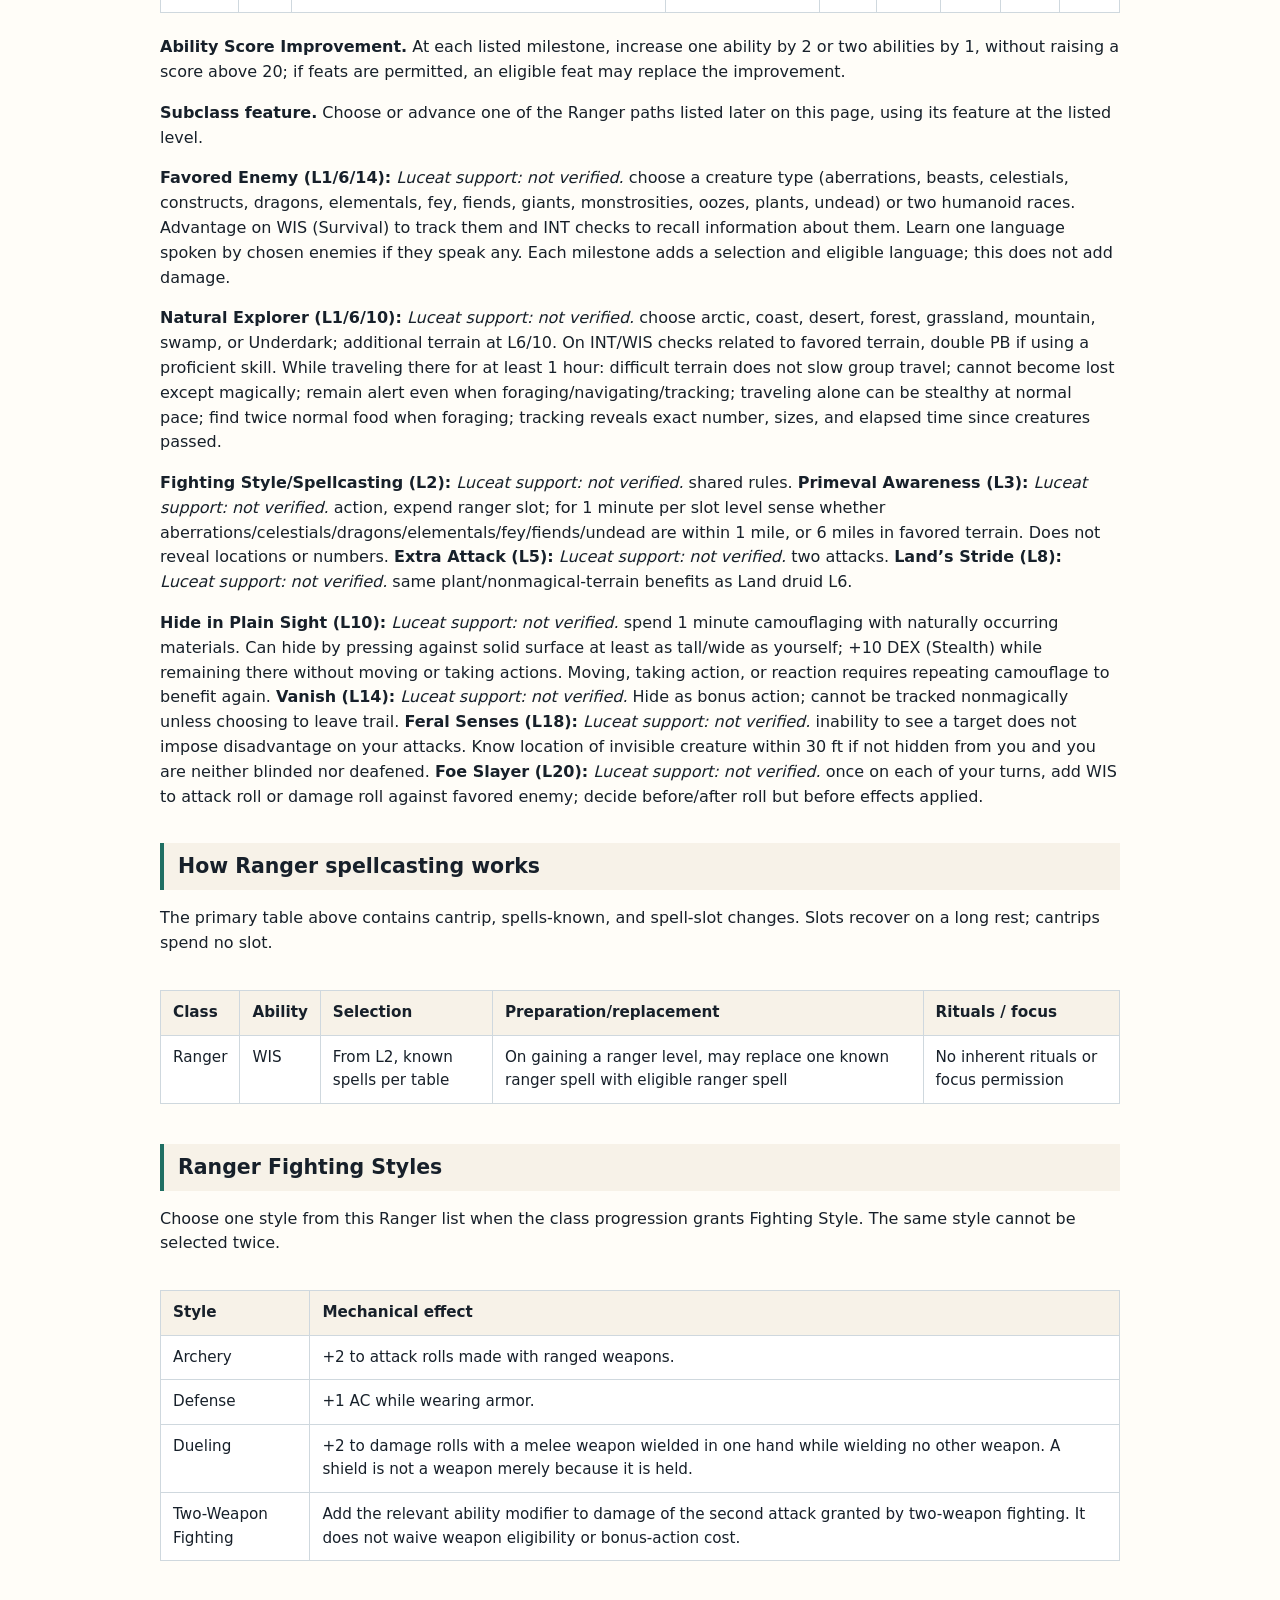
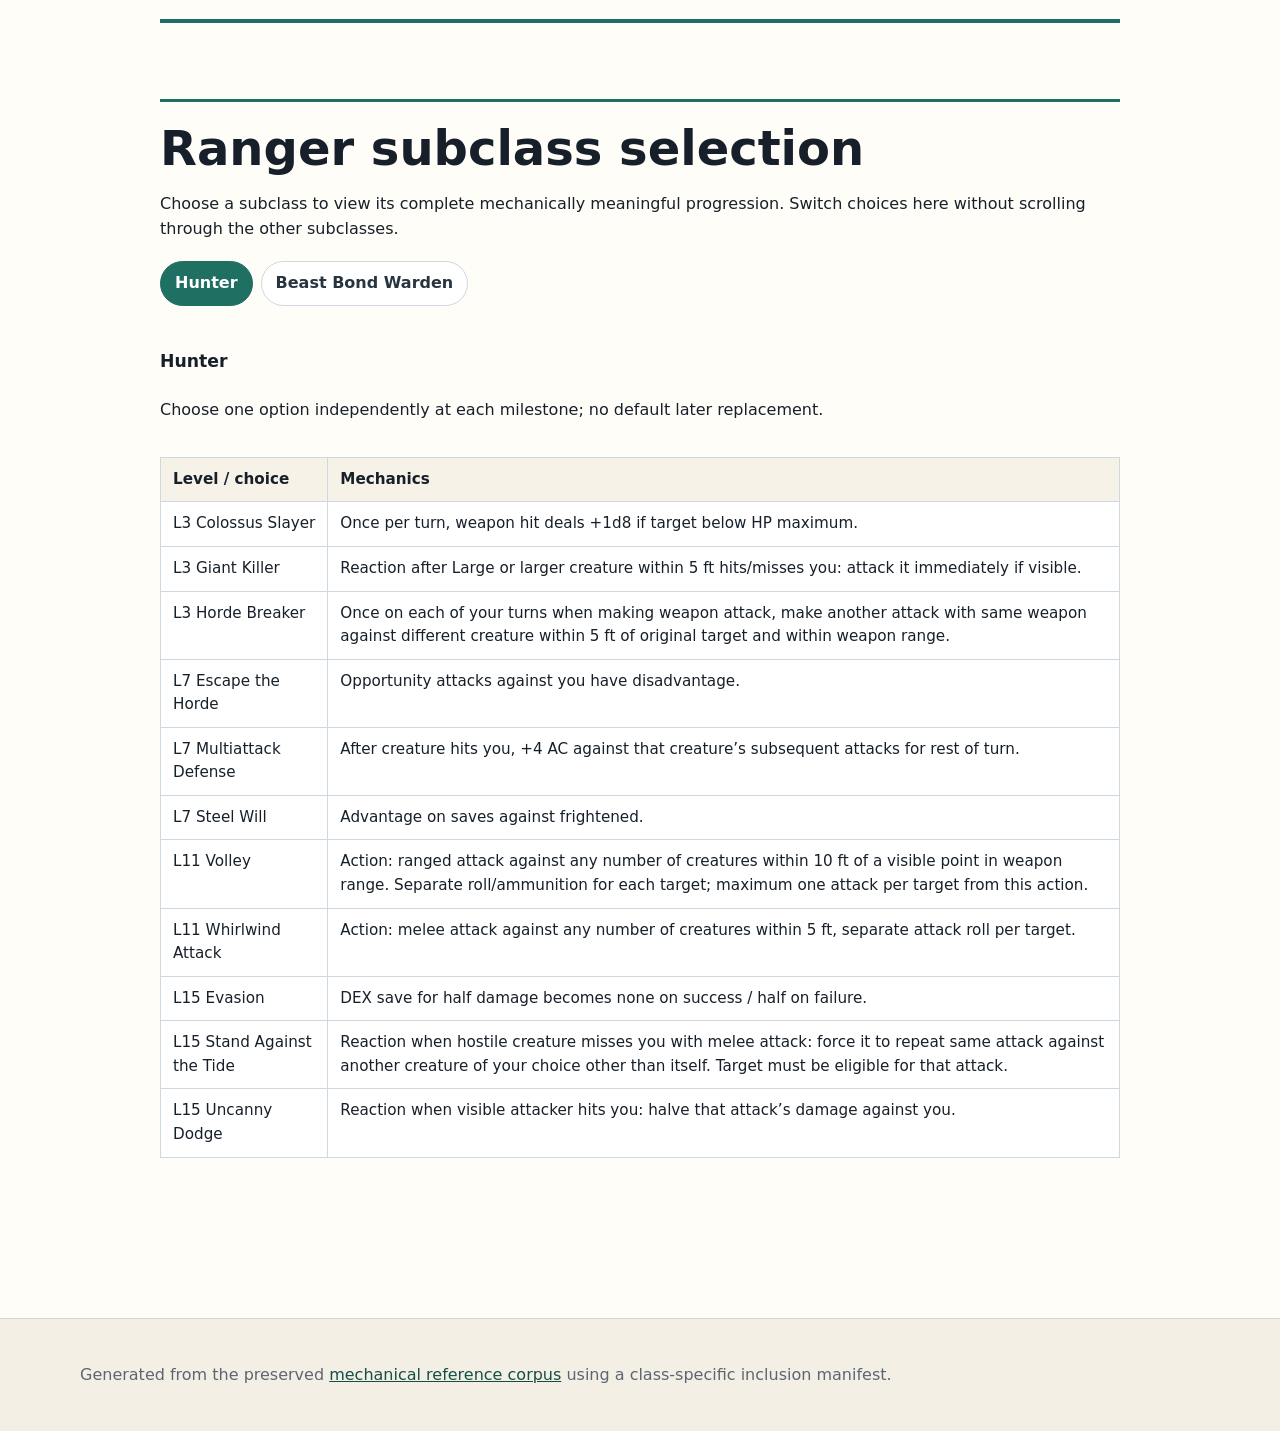
<file: classes/ranger.html>
<!doctype html><html lang="en"><head><meta charset="utf-8"><meta name="viewport" content="width=device-width, initial-scale=1"><title>Ranger Progression | Luceat New Player Guide</title><meta name="description" content="Class-specific level-by-level Ranger and subclass progression for Luceat players."><link rel="stylesheet" href="../styles.css"></head><body><header class="site-header progression-hero"><div class="wrap"><p class="eyebrow">Luceat New Player Guide</p><h1>Ranger Progression</h1><p class="lead">Only mechanics, progression tables, and subclasses that apply to Ranger.</p><p><a class="button-link" href="../index.html#classes">Back to class choices</a></p></div></header><main class="wrap progression-guide"><aside class="callout"><strong>How to read this page:</strong> Intended mechanics and current Luceat support are stated separately.</aside><article class="progression-corpus" data-class="ranger" data-source="phb-2014-progression.md"><h3 id="ranger">Ranger</h3>
<p>The primary table combines this class's level features and material resource progression. Each spell-rank column shows the slots available at that rank; a dash means none.</p>
<div class="table-scroll"><table><thead><tr><th>Level</th><th>PB</th><th>Features gained / improvements</th><th>Spells known</th><th>1st</th><th>2nd</th><th>3rd</th><th>4th</th><th>5th</th></tr></thead><tbody><tr><td>1</td><td>+2</td><td>Favored Enemy; Natural Explorer</td><td>—</td><td>—</td><td>—</td><td>—</td><td>—</td><td>—</td></tr><tr><td>2</td><td>+2</td><td>Fighting Style; Spellcasting</td><td>2</td><td>2</td><td>—</td><td>—</td><td>—</td><td>—</td></tr><tr><td>3</td><td>+2</td><td>Archetype; Primeval Awareness</td><td>3</td><td>3</td><td>—</td><td>—</td><td>—</td><td>—</td></tr><tr><td>4</td><td>+2</td><td>Ability Score Improvement</td><td>3</td><td>3</td><td>—</td><td>—</td><td>—</td><td>—</td></tr><tr><td>5</td><td>+3</td><td>Extra Attack</td><td>4</td><td>4</td><td>2</td><td>—</td><td>—</td><td>—</td></tr><tr><td>6</td><td>+3</td><td>Favored Enemy; Natural Explorer</td><td>4</td><td>4</td><td>2</td><td>—</td><td>—</td><td>—</td></tr><tr><td>7</td><td>+3</td><td>Archetype</td><td>5</td><td>4</td><td>3</td><td>—</td><td>—</td><td>—</td></tr><tr><td>8</td><td>+3</td><td>Land’s Stride; Ability Score Improvement</td><td>5</td><td>4</td><td>3</td><td>—</td><td>—</td><td>—</td></tr><tr><td>9</td><td>+4</td><td>Spell slots and spells known improve</td><td>6</td><td>4</td><td>3</td><td>2</td><td>—</td><td>—</td></tr><tr><td>10</td><td>+4</td><td>Natural Explorer; Hide in Plain Sight</td><td>6</td><td>4</td><td>3</td><td>2</td><td>—</td><td>—</td></tr><tr><td>11</td><td>+4</td><td>Archetype</td><td>7</td><td>4</td><td>3</td><td>3</td><td>—</td><td>—</td></tr><tr><td>12</td><td>+4</td><td>Ability Score Improvement</td><td>7</td><td>4</td><td>3</td><td>3</td><td>—</td><td>—</td></tr><tr><td>13</td><td>+5</td><td>Spell slots and spells known improve</td><td>8</td><td>4</td><td>3</td><td>3</td><td>1</td><td>—</td></tr><tr><td>14</td><td>+5</td><td>Favored Enemy; Vanish</td><td>8</td><td>4</td><td>3</td><td>3</td><td>1</td><td>—</td></tr><tr><td>15</td><td>+5</td><td>Archetype</td><td>9</td><td>4</td><td>3</td><td>3</td><td>2</td><td>—</td></tr><tr><td>16</td><td>+5</td><td>Ability Score Improvement</td><td>9</td><td>4</td><td>3</td><td>3</td><td>2</td><td>—</td></tr><tr><td>17</td><td>+6</td><td>Spell slots and spells known improve</td><td>10</td><td>4</td><td>3</td><td>3</td><td>3</td><td>1</td></tr><tr><td>18</td><td>+6</td><td>Feral Senses</td><td>10</td><td>4</td><td>3</td><td>3</td><td>3</td><td>1</td></tr><tr><td>19</td><td>+6</td><td>Ability Score Improvement</td><td>11</td><td>4</td><td>3</td><td>3</td><td>3</td><td>2</td></tr><tr><td>20</td><td>+6</td><td>Foe Slayer</td><td>11</td><td>4</td><td>3</td><td>3</td><td>3</td><td>2</td></tr></tbody></table></div>
<p><strong>Ability Score Improvement.</strong> At each listed milestone, increase one ability by 2 or two abilities by 1, without raising a score above 20; if feats are permitted, an eligible feat may replace the improvement.</p>
<p><strong>Subclass feature.</strong> Choose or advance one of the Ranger paths listed later on this page, using its feature at the listed level.</p>
<p><strong>Favored Enemy (L1/6/14):</strong> <em>Luceat support: not verified.</em> choose a creature type (aberrations, beasts, celestials, constructs, dragons, elementals, fey, fiends, giants, monstrosities, oozes, plants, undead) or two humanoid races. Advantage on WIS (Survival) to track them and INT checks to recall information about them. Learn one language spoken by chosen enemies if they speak any. Each milestone adds a selection and eligible language; this does not add damage.</p>
<p><strong>Natural Explorer (L1/6/10):</strong> <em>Luceat support: not verified.</em> choose arctic, coast, desert, forest, grassland, mountain, swamp, or Underdark; additional terrain at L6/10. On INT/WIS checks related to favored terrain, double PB if using a proficient skill. While traveling there for at least 1 hour: difficult terrain does not slow group travel; cannot become lost except magically; remain alert even when foraging/navigating/tracking; traveling alone can be stealthy at normal pace; find twice normal food when foraging; tracking reveals exact number, sizes, and elapsed time since creatures passed.</p>
<p><strong>Fighting Style/Spellcasting (L2):</strong> <em>Luceat support: not verified.</em> shared rules. <strong>Primeval Awareness (L3):</strong> <em>Luceat support: not verified.</em> action, expend ranger slot; for 1 minute per slot level sense whether aberrations/celestials/dragons/elementals/fey/fiends/undead are within 1 mile, or 6 miles in favored terrain. Does not reveal locations or numbers. <strong>Extra Attack (L5):</strong> <em>Luceat support: not verified.</em> two attacks. <strong>Land’s Stride (L8):</strong> <em>Luceat support: not verified.</em> same plant/nonmagical-terrain benefits as Land druid L6.</p>
<p><strong>Hide in Plain Sight (L10):</strong> <em>Luceat support: not verified.</em> spend 1 minute camouflaging with naturally occurring materials. Can hide by pressing against solid surface at least as tall/wide as yourself; +10 DEX (Stealth) while remaining there without moving or taking actions. Moving, taking action, or reaction requires repeating camouflage to benefit again. <strong>Vanish (L14):</strong> <em>Luceat support: not verified.</em> Hide as bonus action; cannot be tracked nonmagically unless choosing to leave trail. <strong>Feral Senses (L18):</strong> <em>Luceat support: not verified.</em> inability to see a target does not impose disadvantage on your attacks. Know location of invisible creature within 30 ft if not hidden from you and you are neither blinded nor deafened. <strong>Foe Slayer (L20):</strong> <em>Luceat support: not verified.</em> once on each of your turns, add WIS to attack roll or damage roll against favored enemy; decide before/after roll but before effects applied.</p>
<h4 id="hunter">Hunter</h4>
<p>Choose one option independently at each milestone; no default later replacement.</p>
<div class="table-scroll"><table><thead><tr><th>Level / choice</th><th>Mechanics</th></tr></thead><tbody><tr><td>L3 Colossus Slayer</td><td>Once per turn, weapon hit deals +1d8 if target below HP maximum.</td></tr><tr><td>L3 Giant Killer</td><td>Reaction after Large or larger creature within 5 ft hits/misses you: attack it immediately if visible.</td></tr><tr><td>L3 Horde Breaker</td><td>Once on each of your turns when making weapon attack, make another attack with same weapon against different creature within 5 ft of original target and within weapon range.</td></tr><tr><td>L7 Escape the Horde</td><td>Opportunity attacks against you have disadvantage.</td></tr><tr><td>L7 Multiattack Defense</td><td>After creature hits you, +4 AC against that creature’s subsequent attacks for rest of turn.</td></tr><tr><td>L7 Steel Will</td><td>Advantage on saves against frightened.</td></tr><tr><td>L11 Volley</td><td>Action: ranged attack against any number of creatures within 10 ft of a visible point in weapon range. Separate roll/ammunition for each target; maximum one attack per target from this action.</td></tr><tr><td>L11 Whirlwind Attack</td><td>Action: melee attack against any number of creatures within 5 ft, separate attack roll per target.</td></tr><tr><td>L15 Evasion</td><td>DEX save for half damage becomes none on success / half on failure.</td></tr><tr><td>L15 Stand Against the Tide</td><td>Reaction when hostile creature misses you with melee attack: force it to repeat same attack against another creature of your choice other than itself. Target must be eligible for that attack.</td></tr><tr><td>L15 Uncanny Dodge</td><td>Reaction when visible attacker hits you: halve that attack’s damage against you.</td></tr></tbody></table></div>
<h4 id="beast-bond-warden">Beast Bond Warden</h4>
<p><strong>L3 Ranger’s Companion:</strong> <em>Luceat support: not verified.</em> choose a beast of Medium size or smaller, CR ≤ 1/4. Apply PB to its AC, attack rolls, damage rolls, and proficient skill/save bonuses. HP maximum is greater of its normal maximum and <code>4 × ranger L</code>. It can spend its Hit Dice on SR. It acts on your initiative. You may verbally direct movement without action; action to command Attack, Dash, Disengage, or Help. With Extra Attack, when using your action to command Attack, may also make one weapon attack yourself. Without a command it Dodges. Reactions do not require commands. If you are absent/incapacitated, it acts independently to protect itself/you. In favored terrain while traveling with only your beast, you can move stealthily at normal pace. If it dies, obtain a new companion by magically bonding for 8 hours with another eligible nonhostile beast.</p>
<p><strong>L7 Exceptional Training:</strong> <em>Luceat support: not verified.</em> on a turn when companion does not attack, bonus action to command Dash/Disengage/Help. Companion attacks count as magical against resistance/immunity to nonmagical attacks/damage. <strong>L11 Bestial Fury:</strong> <em>Luceat support: not verified.</em> when commanded to Attack, it makes two attacks or uses its Multiattack if available. <strong>L15 Share Spells:</strong> <em>Luceat support: not verified.</em> a spell you cast targeting yourself can also affect companion within 30 ft. Do not replace this companion with expansion Primal Companion stat blocks or their bonus-action Attack command.</p>
<h3 id="how-ranger-spellcasting-works">How Ranger spellcasting works</h3>
<p>The primary table above contains cantrip, spells-known, and spell-slot changes. Slots recover on a long rest; cantrips spend no slot.</p>
<div class="table-scroll"><table><thead><tr><th>Class</th><th>Ability</th><th>Selection</th><th>Preparation/replacement</th><th>Rituals / focus</th></tr></thead><tbody><tr><td>Ranger</td><td>WIS</td><td>From L2, known spells per table</td><td>On gaining a ranger level, may replace one known ranger spell with eligible ranger spell</td><td>No inherent rituals or focus permission</td></tr></tbody></table></div>
<h3 id="ranger-fighting-styles">Ranger Fighting Styles</h3>
<p>Choose one style from this Ranger list when the class progression grants Fighting Style. The same style cannot be selected twice.</p>
<div class="table-scroll"><table><thead><tr><th>Style</th><th>Mechanical effect</th></tr></thead><tbody><tr><td>Archery</td><td>+2 to attack rolls made with ranged weapons.</td></tr><tr><td>Defense</td><td>+1 AC while wearing armor.</td></tr><tr><td>Dueling</td><td>+2 to damage rolls with a melee weapon wielded in one hand while wielding no other weapon. A shield is not a weapon merely because it is held.</td></tr><tr><td>Two-Weapon Fighting</td><td>Add the relevant ability modifier to damage of the second attack granted by two-weapon fighting. It does not waive weapon eligibility or bonus-action cost.</td></tr></tbody></table></div></article></main><footer class="footer"><div class="wrap"><p>Generated from the preserved <a href="../phb-2014-progression.md">mechanical reference corpus</a> using a class-specific inclusion manifest.</p></div></footer><script src="../subclass-selector.js"></script></body></html>
</file>
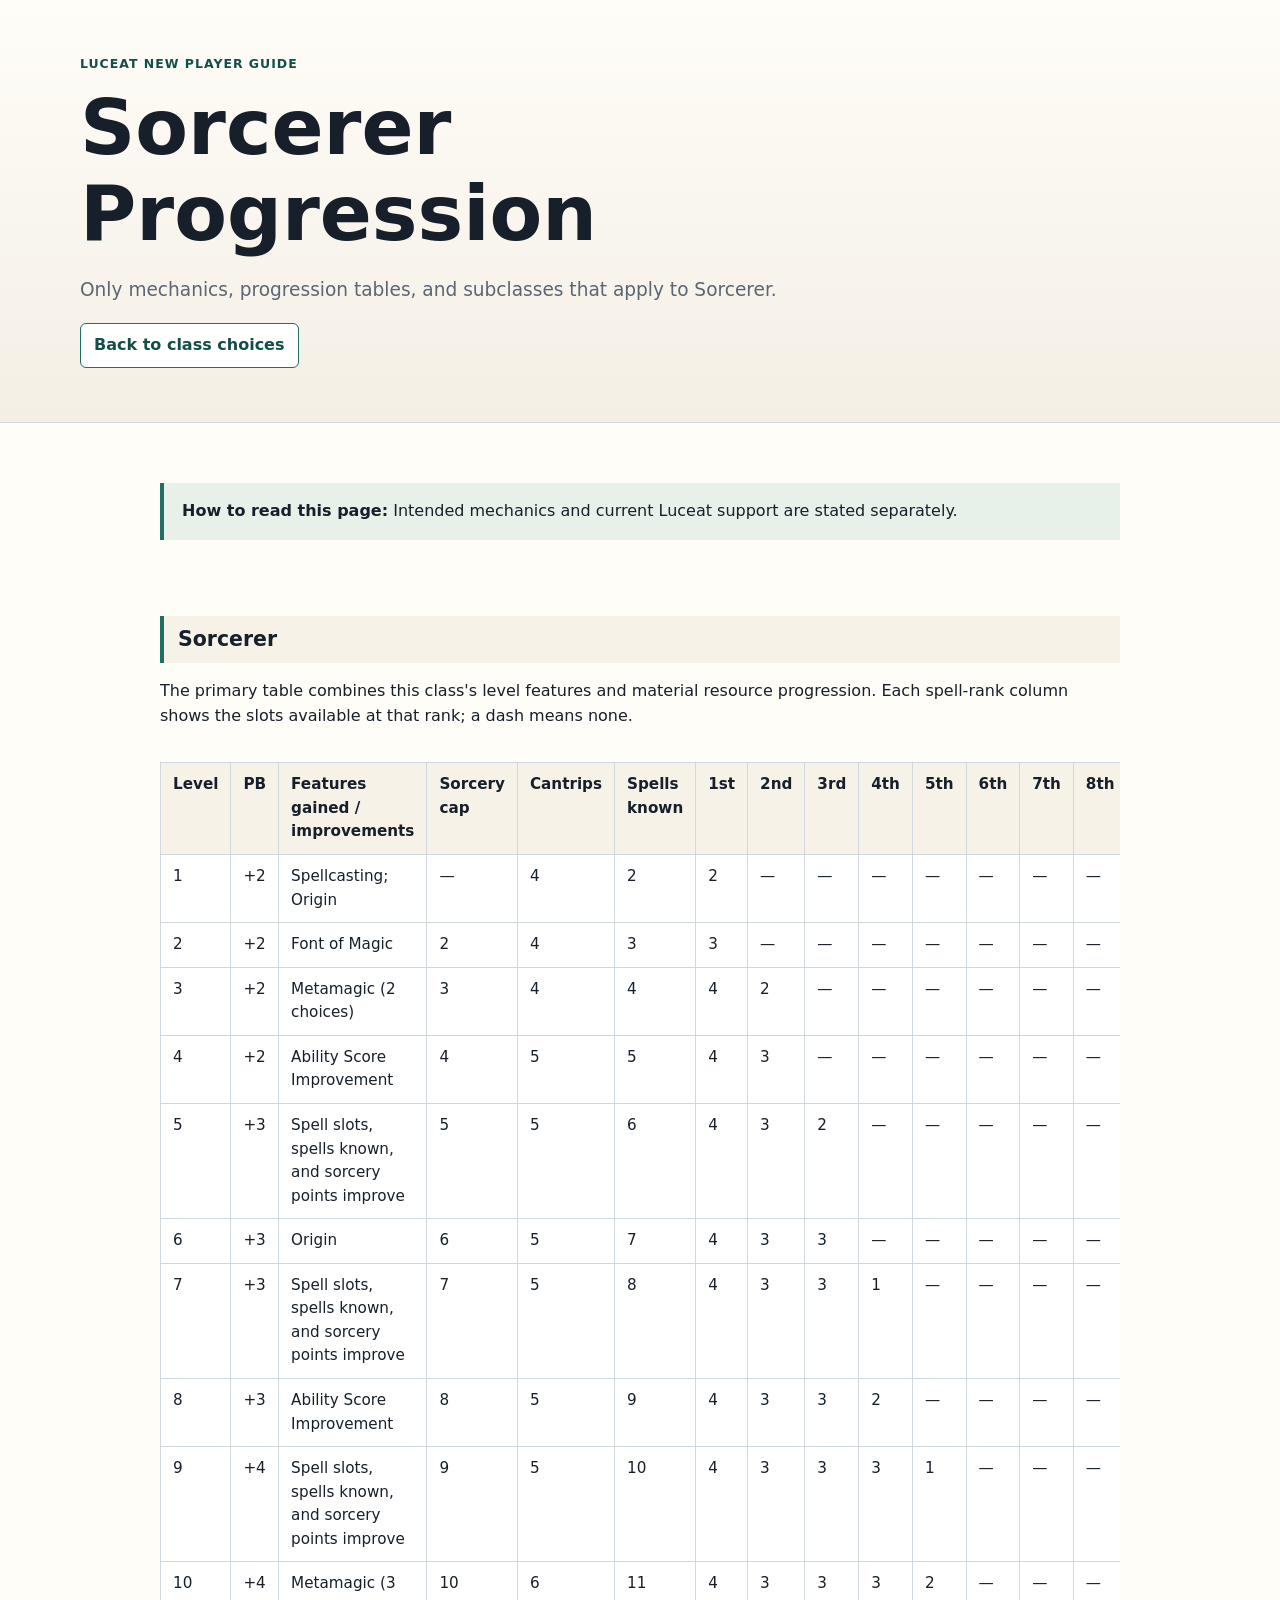
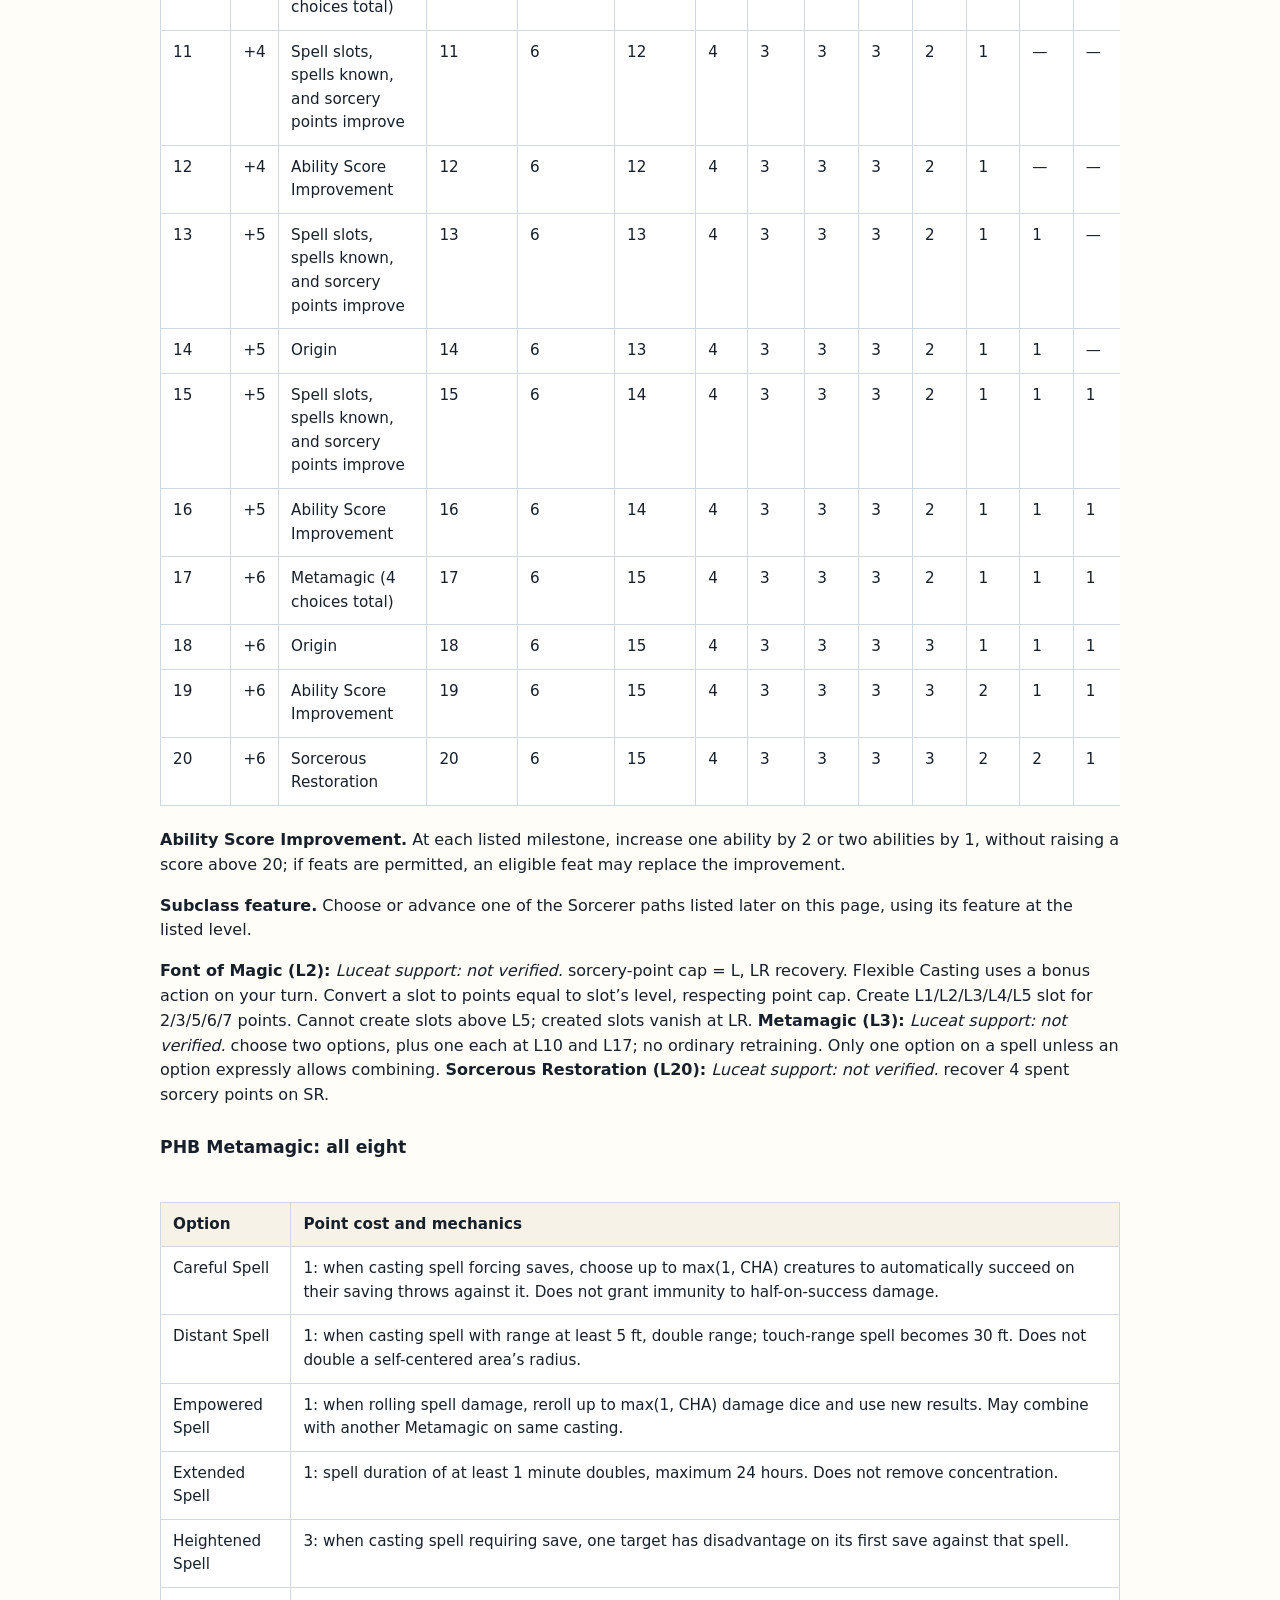
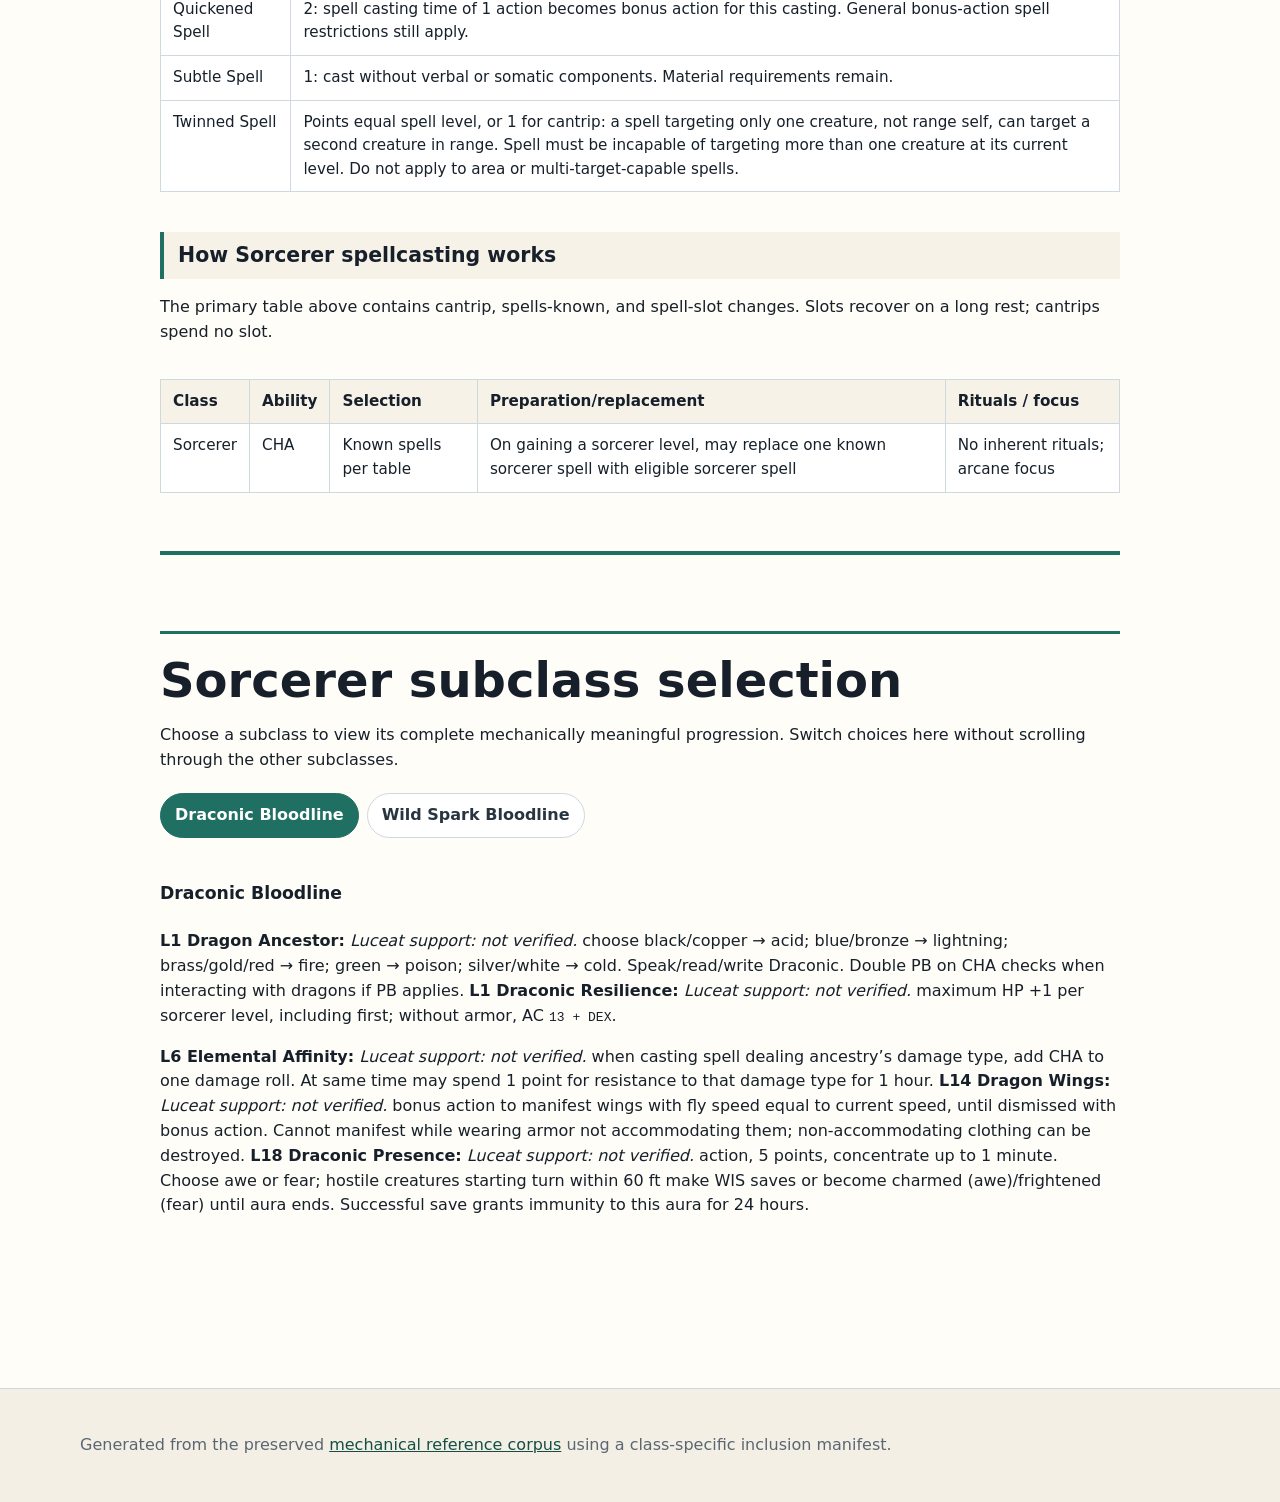
<file: classes/sorcerer.html>
<!doctype html><html lang="en"><head><meta charset="utf-8"><meta name="viewport" content="width=device-width, initial-scale=1"><title>Sorcerer Progression | Luceat New Player Guide</title><meta name="description" content="Class-specific level-by-level Sorcerer and subclass progression for Luceat players."><link rel="stylesheet" href="../styles.css"></head><body><header class="site-header progression-hero"><div class="wrap"><p class="eyebrow">Luceat New Player Guide</p><h1>Sorcerer Progression</h1><p class="lead">Only mechanics, progression tables, and subclasses that apply to Sorcerer.</p><p><a class="button-link" href="../index.html#classes">Back to class choices</a></p></div></header><main class="wrap progression-guide"><aside class="callout"><strong>How to read this page:</strong> Intended mechanics and current Luceat support are stated separately.</aside><article class="progression-corpus" data-class="sorcerer" data-source="phb-2014-progression.md"><h3 id="sorcerer">Sorcerer</h3>
<p>The primary table combines this class's level features and material resource progression. Each spell-rank column shows the slots available at that rank; a dash means none.</p>
<div class="table-scroll"><table><thead><tr><th>Level</th><th>PB</th><th>Features gained / improvements</th><th>Sorcery cap</th><th>Cantrips</th><th>Spells known</th><th>1st</th><th>2nd</th><th>3rd</th><th>4th</th><th>5th</th><th>6th</th><th>7th</th><th>8th</th><th>9th</th></tr></thead><tbody><tr><td>1</td><td>+2</td><td>Spellcasting; Origin</td><td>—</td><td>4</td><td>2</td><td>2</td><td>—</td><td>—</td><td>—</td><td>—</td><td>—</td><td>—</td><td>—</td><td>—</td></tr><tr><td>2</td><td>+2</td><td>Font of Magic</td><td>2</td><td>4</td><td>3</td><td>3</td><td>—</td><td>—</td><td>—</td><td>—</td><td>—</td><td>—</td><td>—</td><td>—</td></tr><tr><td>3</td><td>+2</td><td>Metamagic (2 choices)</td><td>3</td><td>4</td><td>4</td><td>4</td><td>2</td><td>—</td><td>—</td><td>—</td><td>—</td><td>—</td><td>—</td><td>—</td></tr><tr><td>4</td><td>+2</td><td>Ability Score Improvement</td><td>4</td><td>5</td><td>5</td><td>4</td><td>3</td><td>—</td><td>—</td><td>—</td><td>—</td><td>—</td><td>—</td><td>—</td></tr><tr><td>5</td><td>+3</td><td>Spell slots, spells known, and sorcery points improve</td><td>5</td><td>5</td><td>6</td><td>4</td><td>3</td><td>2</td><td>—</td><td>—</td><td>—</td><td>—</td><td>—</td><td>—</td></tr><tr><td>6</td><td>+3</td><td>Origin</td><td>6</td><td>5</td><td>7</td><td>4</td><td>3</td><td>3</td><td>—</td><td>—</td><td>—</td><td>—</td><td>—</td><td>—</td></tr><tr><td>7</td><td>+3</td><td>Spell slots, spells known, and sorcery points improve</td><td>7</td><td>5</td><td>8</td><td>4</td><td>3</td><td>3</td><td>1</td><td>—</td><td>—</td><td>—</td><td>—</td><td>—</td></tr><tr><td>8</td><td>+3</td><td>Ability Score Improvement</td><td>8</td><td>5</td><td>9</td><td>4</td><td>3</td><td>3</td><td>2</td><td>—</td><td>—</td><td>—</td><td>—</td><td>—</td></tr><tr><td>9</td><td>+4</td><td>Spell slots, spells known, and sorcery points improve</td><td>9</td><td>5</td><td>10</td><td>4</td><td>3</td><td>3</td><td>3</td><td>1</td><td>—</td><td>—</td><td>—</td><td>—</td></tr><tr><td>10</td><td>+4</td><td>Metamagic (3 choices total)</td><td>10</td><td>6</td><td>11</td><td>4</td><td>3</td><td>3</td><td>3</td><td>2</td><td>—</td><td>—</td><td>—</td><td>—</td></tr><tr><td>11</td><td>+4</td><td>Spell slots, spells known, and sorcery points improve</td><td>11</td><td>6</td><td>12</td><td>4</td><td>3</td><td>3</td><td>3</td><td>2</td><td>1</td><td>—</td><td>—</td><td>—</td></tr><tr><td>12</td><td>+4</td><td>Ability Score Improvement</td><td>12</td><td>6</td><td>12</td><td>4</td><td>3</td><td>3</td><td>3</td><td>2</td><td>1</td><td>—</td><td>—</td><td>—</td></tr><tr><td>13</td><td>+5</td><td>Spell slots, spells known, and sorcery points improve</td><td>13</td><td>6</td><td>13</td><td>4</td><td>3</td><td>3</td><td>3</td><td>2</td><td>1</td><td>1</td><td>—</td><td>—</td></tr><tr><td>14</td><td>+5</td><td>Origin</td><td>14</td><td>6</td><td>13</td><td>4</td><td>3</td><td>3</td><td>3</td><td>2</td><td>1</td><td>1</td><td>—</td><td>—</td></tr><tr><td>15</td><td>+5</td><td>Spell slots, spells known, and sorcery points improve</td><td>15</td><td>6</td><td>14</td><td>4</td><td>3</td><td>3</td><td>3</td><td>2</td><td>1</td><td>1</td><td>1</td><td>—</td></tr><tr><td>16</td><td>+5</td><td>Ability Score Improvement</td><td>16</td><td>6</td><td>14</td><td>4</td><td>3</td><td>3</td><td>3</td><td>2</td><td>1</td><td>1</td><td>1</td><td>—</td></tr><tr><td>17</td><td>+6</td><td>Metamagic (4 choices total)</td><td>17</td><td>6</td><td>15</td><td>4</td><td>3</td><td>3</td><td>3</td><td>2</td><td>1</td><td>1</td><td>1</td><td>1</td></tr><tr><td>18</td><td>+6</td><td>Origin</td><td>18</td><td>6</td><td>15</td><td>4</td><td>3</td><td>3</td><td>3</td><td>3</td><td>1</td><td>1</td><td>1</td><td>1</td></tr><tr><td>19</td><td>+6</td><td>Ability Score Improvement</td><td>19</td><td>6</td><td>15</td><td>4</td><td>3</td><td>3</td><td>3</td><td>3</td><td>2</td><td>1</td><td>1</td><td>1</td></tr><tr><td>20</td><td>+6</td><td>Sorcerous Restoration</td><td>20</td><td>6</td><td>15</td><td>4</td><td>3</td><td>3</td><td>3</td><td>3</td><td>2</td><td>2</td><td>1</td><td>1</td></tr></tbody></table></div>
<p><strong>Ability Score Improvement.</strong> At each listed milestone, increase one ability by 2 or two abilities by 1, without raising a score above 20; if feats are permitted, an eligible feat may replace the improvement.</p>
<p><strong>Subclass feature.</strong> Choose or advance one of the Sorcerer paths listed later on this page, using its feature at the listed level.</p>
<p><strong>Font of Magic (L2):</strong> <em>Luceat support: not verified.</em> sorcery-point cap = L, LR recovery. Flexible Casting uses a bonus action on your turn. Convert a slot to points equal to slot’s level, respecting point cap. Create L1/L2/L3/L4/L5 slot for 2/3/5/6/7 points. Cannot create slots above L5; created slots vanish at LR. <strong>Metamagic (L3):</strong> <em>Luceat support: not verified.</em> choose two options, plus one each at L10 and L17; no ordinary retraining. Only one option on a spell unless an option expressly allows combining. <strong>Sorcerous Restoration (L20):</strong> <em>Luceat support: not verified.</em> recover 4 spent sorcery points on SR.</p>
<h4 id="phb-metamagic-all-eight">PHB Metamagic: all eight</h4>
<div class="table-scroll"><table><thead><tr><th>Option</th><th>Point cost and mechanics</th></tr></thead><tbody><tr><td>Careful Spell</td><td>1: when casting spell forcing saves, choose up to max(1, CHA) creatures to automatically succeed on their saving throws against it. Does not grant immunity to half-on-success damage.</td></tr><tr><td>Distant Spell</td><td>1: when casting spell with range at least 5 ft, double range; touch-range spell becomes 30 ft. Does not double a self-centered area’s radius.</td></tr><tr><td>Empowered Spell</td><td>1: when rolling spell damage, reroll up to max(1, CHA) damage dice and use new results. May combine with another Metamagic on same casting.</td></tr><tr><td>Extended Spell</td><td>1: spell duration of at least 1 minute doubles, maximum 24 hours. Does not remove concentration.</td></tr><tr><td>Heightened Spell</td><td>3: when casting spell requiring save, one target has disadvantage on its first save against that spell.</td></tr><tr><td>Quickened Spell</td><td>2: spell casting time of 1 action becomes bonus action for this casting. General bonus-action spell restrictions still apply.</td></tr><tr><td>Subtle Spell</td><td>1: cast without verbal or somatic components. Material requirements remain.</td></tr><tr><td>Twinned Spell</td><td>Points equal spell level, or 1 for cantrip: a spell targeting only one creature, not range self, can target a second creature in range. Spell must be incapable of targeting more than one creature at its current level. Do not apply to area or multi-target-capable spells.</td></tr></tbody></table></div>
<h4 id="draconic-bloodline">Draconic Bloodline</h4>
<p><strong>L1 Dragon Ancestor:</strong> <em>Luceat support: not verified.</em> choose black/copper → acid; blue/bronze → lightning; brass/gold/red → fire; green → poison; silver/white → cold. Speak/read/write Draconic. Double PB on CHA checks when interacting with dragons if PB applies. <strong>L1 Draconic Resilience:</strong> <em>Luceat support: not verified.</em> maximum HP +1 per sorcerer level, including first; without armor, AC <code>13 + DEX</code>.</p>
<p><strong>L6 Elemental Affinity:</strong> <em>Luceat support: not verified.</em> when casting spell dealing ancestry’s damage type, add CHA to one damage roll. At same time may spend 1 point for resistance to that damage type for 1 hour. <strong>L14 Dragon Wings:</strong> <em>Luceat support: not verified.</em> bonus action to manifest wings with fly speed equal to current speed, until dismissed with bonus action. Cannot manifest while wearing armor not accommodating them; non-accommodating clothing can be destroyed. <strong>L18 Draconic Presence:</strong> <em>Luceat support: not verified.</em> action, 5 points, concentrate up to 1 minute. Choose awe or fear; hostile creatures starting turn within 60 ft make WIS saves or become charmed (awe)/frightened (fear) until aura ends. Successful save grants immunity to this aura for 24 hours.</p>
<h4 id="wild-spark-bloodline">Wild Spark Bloodline</h4>
<p><strong>L1 Wild Magic Surge:</strong> <em>Luceat support: not verified.</em> once per turn, immediately after casting sorcerer spell of L1+, DM may request d20; 1 triggers d100 table below. Surge-generated spell cannot use Metamagic; if it ordinarily requires concentration, here it does not and lasts full duration. <strong>L1 Tides of Chaos:</strong> <em>Luceat support: not verified.</em> gain advantage on one attack, check, or save; once/LR. After use, DM may trigger an immediate surge after one of your L1+ sorcerer spells before the next LR; doing so restores Tides. Do not implement an automatic surge on every spell or an automatic Tides reset without that DM event.</p>
<p><strong>L6 Bend Luck:</strong> <em>Luceat support: not verified.</em> reaction when visible creature makes attack/check/save; 2 points to roll d4 and add/subtract from its roll, after roll but before effects. <strong>L14 Controlled Chaos:</strong> <em>Luceat support: not verified.</em> roll twice on surge table, choose outcome. <strong>L18 Spell Bombardment:</strong> <em>Luceat support: not verified.</em> once per turn when rolling spell damage and any die has rolled its highest value, choose one such die, roll it again, and add the new result. Does not recursively trigger from additional die.</p>
<h4 id="wild-magic-surge-all-fifty-outcomes">Wild Magic Surge: all fifty outcomes</h4>
<p>Unless outcome specifies otherwise, durations and mechanical behavior of named spells/stat blocks are resolved through their 2014 dependencies. Cosmetic results are retained because the random table needs all 100 die values represented.</p>
<div class="table-scroll"><table><thead><tr><th>d100</th><th>Result</th></tr></thead><tbody><tr><td>01–02</td><td>For 1 minute roll again on this table at start of each of your turns; ignore additional 01–02 results.</td></tr><tr><td>03–04</td><td>For 1 minute see any invisible creature to which you have line of sight.</td></tr><tr><td>05–06</td><td>A DM-controlled modron appears in unoccupied space within 5 ft; disappears after 1 minute.</td></tr><tr><td>07–08</td><td>Cast fireball as a L3 spell centered on yourself.</td></tr><tr><td>09–10</td><td>Cast magic missile as a L5 spell.</td></tr><tr><td>11–12</td><td>Roll d10; odd shrinks height by that many inches, even increases it by that many inches.</td></tr><tr><td>13–14</td><td>Cast confusion centered on yourself.</td></tr><tr><td>15–16</td><td>For 1 minute regain 5 HP at start of each of your turns.</td></tr><tr><td>17–18</td><td>Grow feather beard until sneezing, which explosively removes it.</td></tr><tr><td>19–20</td><td>Cast grease centered on yourself.</td></tr><tr><td>21–22</td><td>Creatures have disadvantage on saves against the next spell you cast within 1 minute that involves a saving throw.</td></tr><tr><td>23–24</td><td>Skin becomes bright blue; remove curse ends it.</td></tr><tr><td>25–26</td><td>Eye appears on forehead for 1 minute; advantage on WIS (Perception) checks relying on sight.</td></tr><tr><td>27–28</td><td>For 1 minute all your spells with casting time 1 action instead use 1 bonus action.</td></tr><tr><td>29–30</td><td>Teleport up to 60 ft to visible unoccupied space of your choice.</td></tr><tr><td>31–32</td><td>Transported to Astral Plane until end of next turn; return to prior space or nearest unoccupied if occupied.</td></tr><tr><td>33–34</td><td>Maximize damage of next damaging spell you cast within 1 minute.</td></tr><tr><td>35–36</td><td>Roll d10; odd decreases age by that many years, minimum 1 year; even increases age by that many years.</td></tr><tr><td>37–38</td><td>1d6 DM-controlled flumphs appear in unoccupied spaces within 60 ft, frightened of you; vanish after 1 minute.</td></tr><tr><td>39–40</td><td>Regain 2d10 HP.</td></tr><tr><td>41–42</td><td>Become potted plant until start of next turn: incapacitated, vulnerable to all damage. Revert if reduced to 0 HP, with pot breaking.</td></tr><tr><td>43–44</td><td>For 1 minute may teleport up to 20 ft as bonus action on each turn.</td></tr><tr><td>45–46</td><td>Cast levitate on yourself.</td></tr><tr><td>47–48</td><td>DM-controlled unicorn appears within 5 ft; vanishes after 1 minute.</td></tr><tr><td>49–50</td><td>Cannot speak for 1 minute; attempts produce pink bubbles.</td></tr><tr><td>51–52</td><td>Spectral shield for 1 minute: +2 AC and immunity to magic missile.</td></tr><tr><td>53–54</td><td>Immune to intoxication from alcohol for 5d6 days.</td></tr><tr><td>55–56</td><td>Hair falls out; regrows within 24 hours.</td></tr><tr><td>57–58</td><td>For 1 minute any flammable object you touch that is not worn/carried by another creature ignites.</td></tr><tr><td>59–60</td><td>Regain lowest-level expended spell slot.</td></tr><tr><td>61–62</td><td>For 1 minute must shout when speaking.</td></tr><tr><td>63–64</td><td>Cast fog cloud centered on yourself.</td></tr><tr><td>65–66</td><td>Up to three chosen creatures within 30 ft each take 4d10 lightning damage.</td></tr><tr><td>67–68</td><td>Frightened by nearest creature until end of next turn.</td></tr><tr><td>69–70</td><td>Each creature within 30 ft becomes invisible for 1 minute; each loses its invisibility when it attacks or casts a spell.</td></tr><tr><td>71–72</td><td>Resistance to all damage for 1 minute.</td></tr><tr><td>73–74</td><td>Random creature within 60 ft is poisoned for 1d4 hours.</td></tr><tr><td>75–76</td><td>Bright light 30 ft for 1 minute; creature ending turn within 5 ft of you is blinded until end of its next turn.</td></tr><tr><td>77–78</td><td>Cast polymorph on yourself; failed save turns you into sheep for spell duration.</td></tr><tr><td>79–80</td><td>Illusory butterflies/petals flutter within 10 ft for 1 minute.</td></tr><tr><td>81–82</td><td>Immediately take one additional action.</td></tr><tr><td>83–84</td><td>Each creature within 30 ft takes 1d10 necrotic damage; regain HP equal to total necrotic damage dealt.</td></tr><tr><td>85–86</td><td>Cast mirror image.</td></tr><tr><td>87–88</td><td>Cast fly on random creature within 60 ft.</td></tr><tr><td>89–90</td><td>Invisible for 1 minute and other creatures cannot hear you; invisibility ends if you attack or cast spell.</td></tr><tr><td>91–92</td><td>If you die within 1 minute, immediately return as if by reincarnate.</td></tr><tr><td>93–94</td><td>Size increases by one category for 1 minute.</td></tr><tr><td>95–96</td><td>You and all creatures within 30 ft become vulnerable to piercing damage for 1 minute.</td></tr><tr><td>97–98</td><td>Faint ethereal music within 60 ft for 1 minute.</td></tr><tr><td>99–00</td><td>Regain all spent sorcery points.</td></tr></tbody></table></div>
<p>The modron/flumph/unicorn/sheep outcomes expose creature-dependency requirements. Random eligible target selection, absent eligible targets, nearest-target ties, and spaces that cannot fit a summoned creature require recorded DM adjudication rather than an invented universal rule.</p>
<h3 id="how-sorcerer-spellcasting-works">How Sorcerer spellcasting works</h3>
<p>The primary table above contains cantrip, spells-known, and spell-slot changes. Slots recover on a long rest; cantrips spend no slot.</p>
<div class="table-scroll"><table><thead><tr><th>Class</th><th>Ability</th><th>Selection</th><th>Preparation/replacement</th><th>Rituals / focus</th></tr></thead><tbody><tr><td>Sorcerer</td><td>CHA</td><td>Known spells per table</td><td>On gaining a sorcerer level, may replace one known sorcerer spell with eligible sorcerer spell</td><td>No inherent rituals; arcane focus</td></tr></tbody></table></div></article></main><footer class="footer"><div class="wrap"><p>Generated from the preserved <a href="../phb-2014-progression.md">mechanical reference corpus</a> using a class-specific inclusion manifest.</p></div></footer><script src="../subclass-selector.js"></script></body></html>
</file>
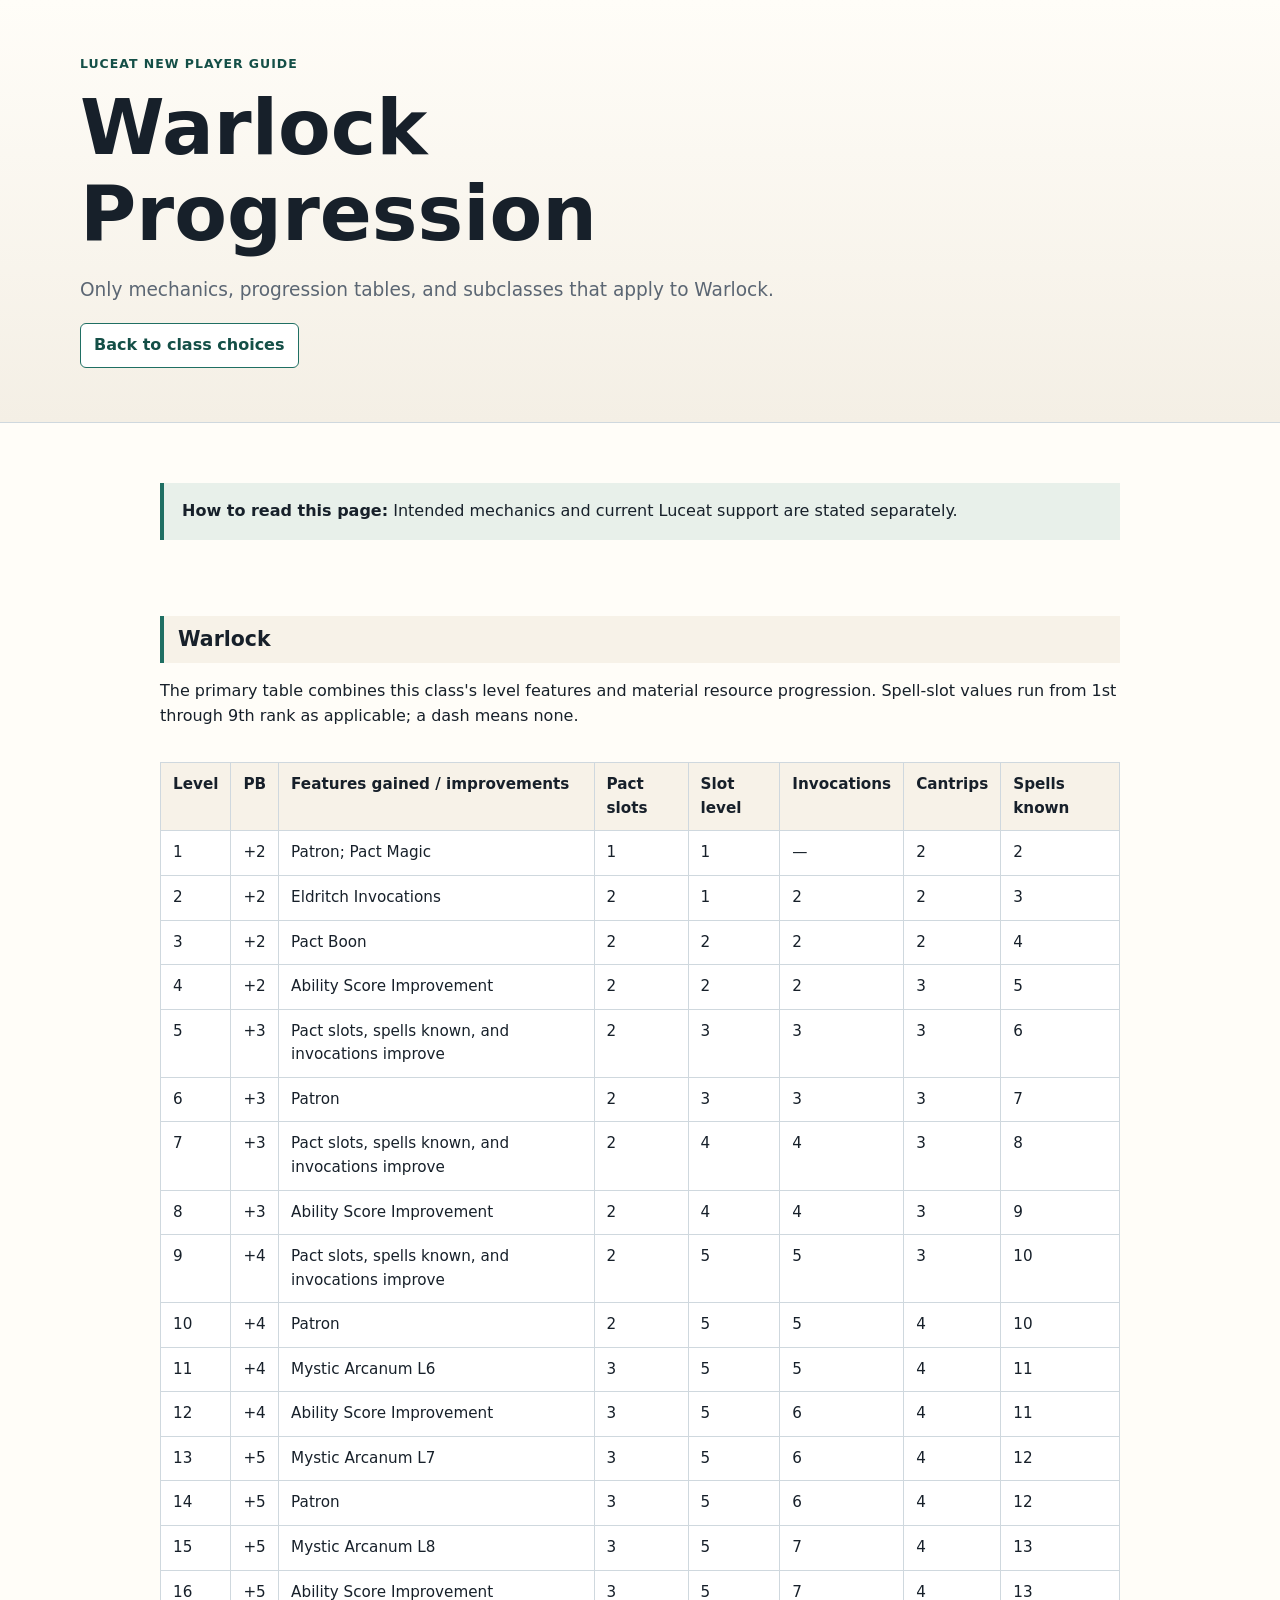
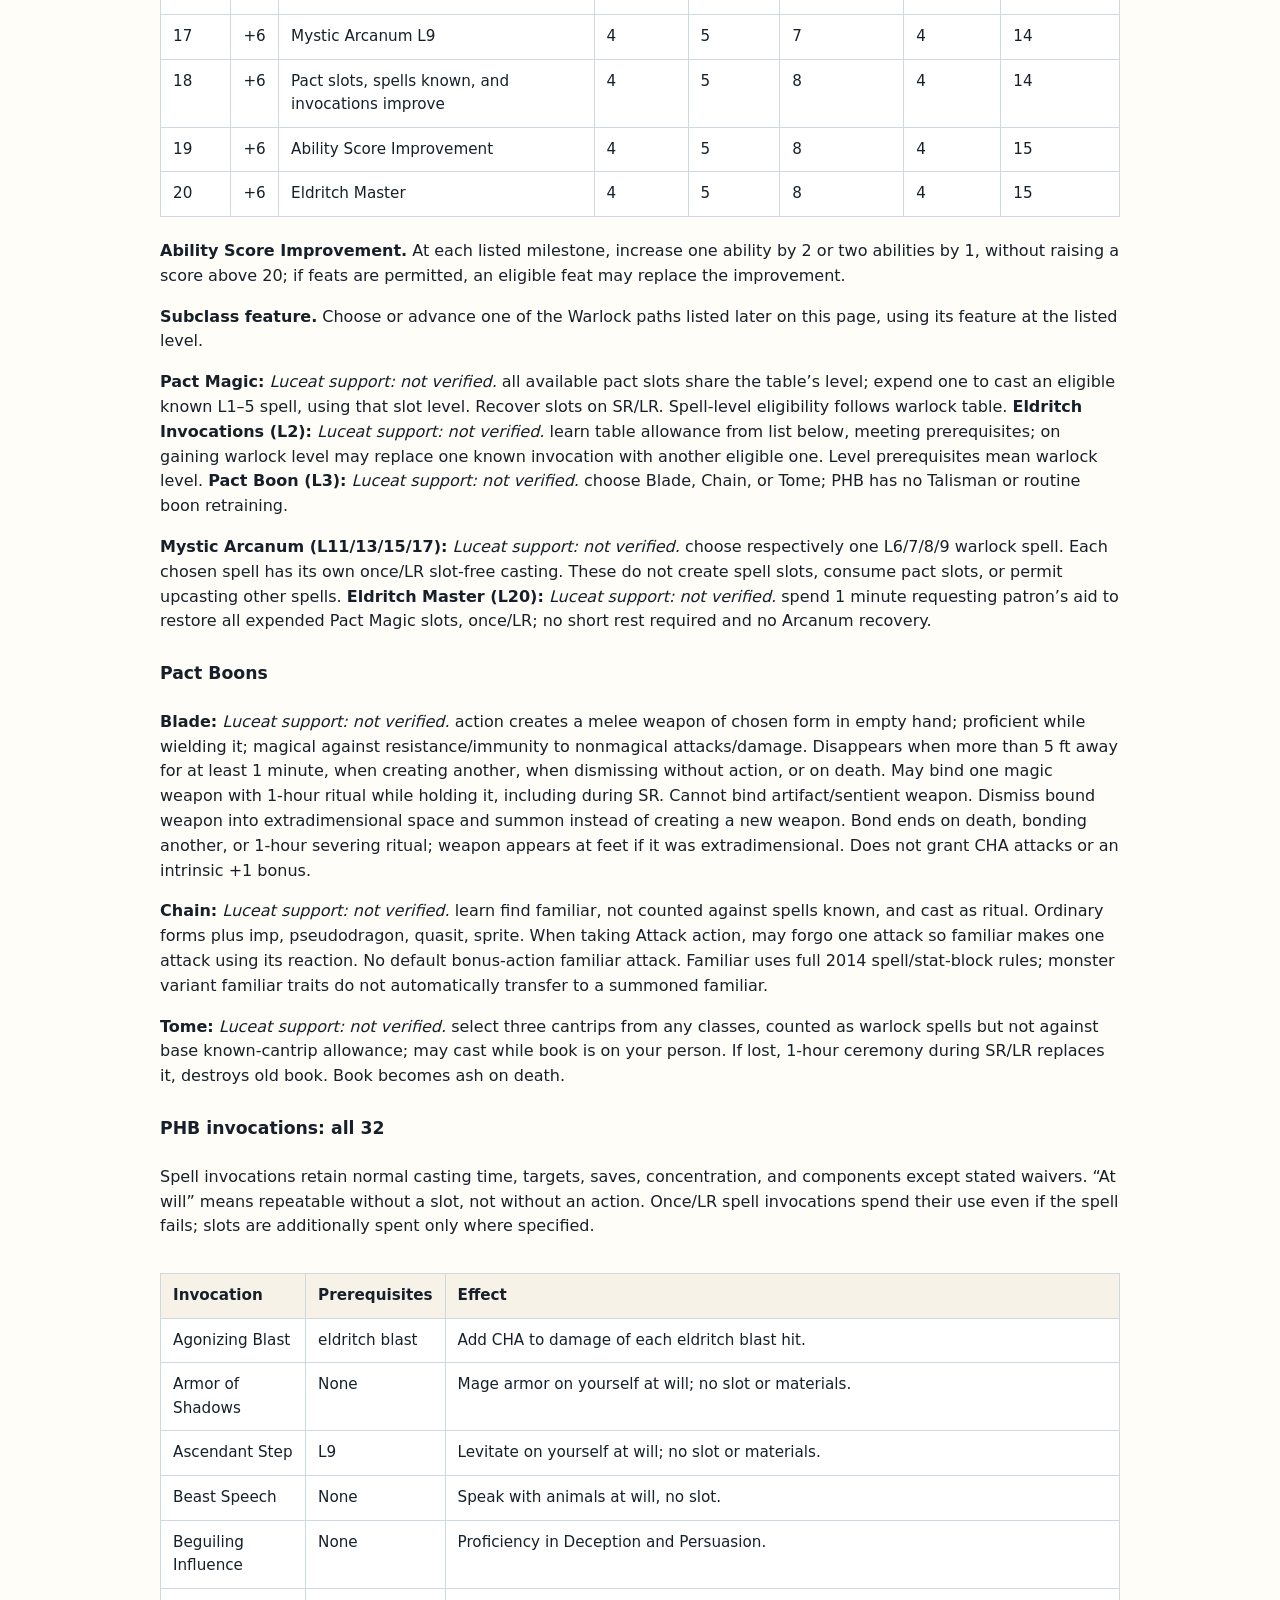
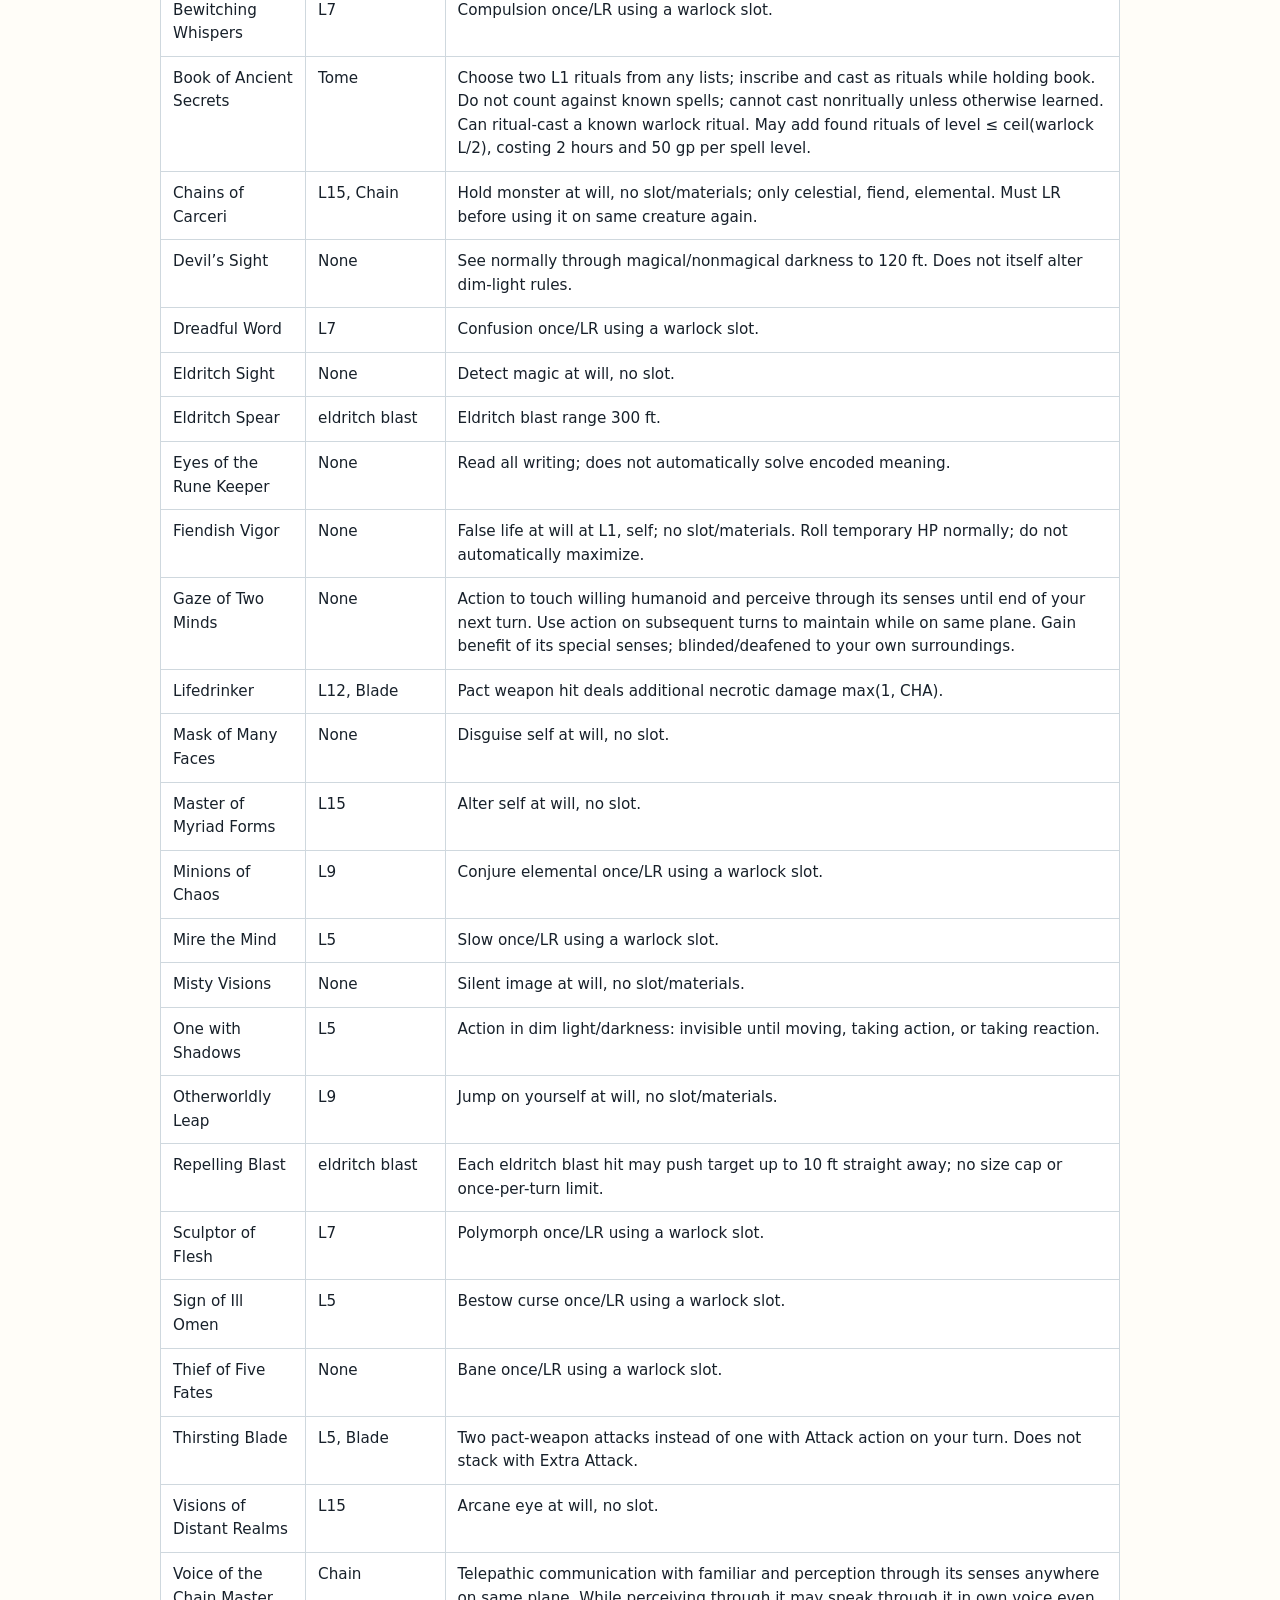
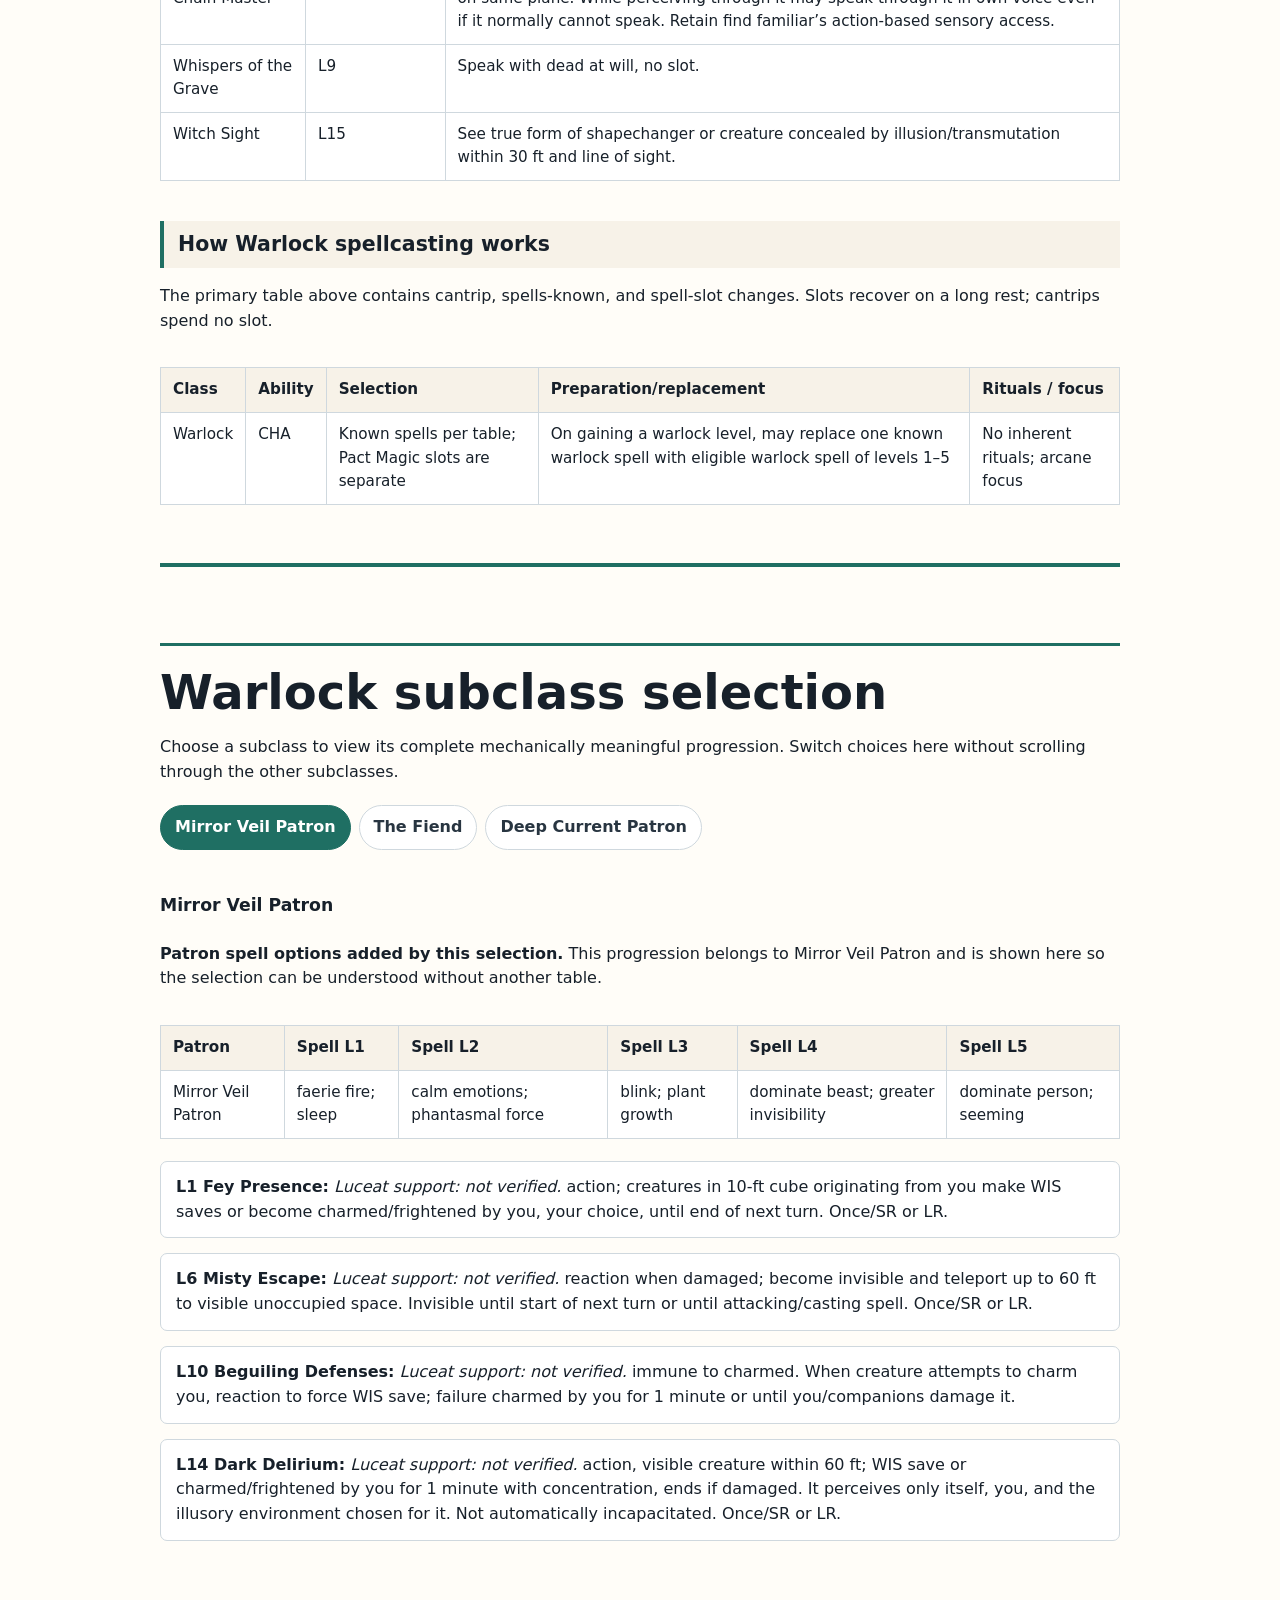
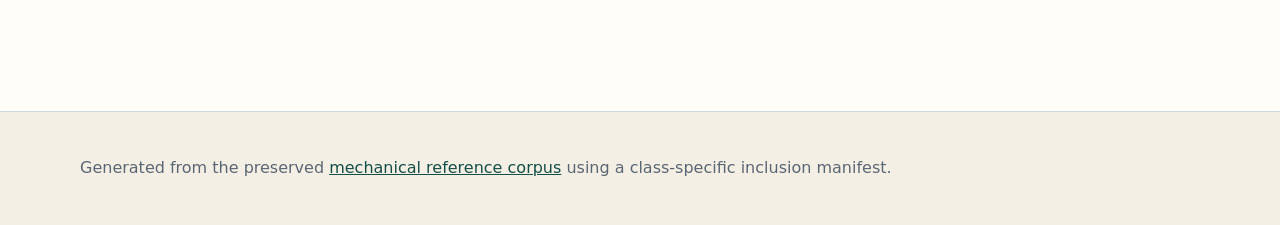
<file: classes/warlock.html>
<!doctype html><html lang="en"><head><meta charset="utf-8"><meta name="viewport" content="width=device-width, initial-scale=1"><title>Warlock Progression | Luceat New Player Guide</title><meta name="description" content="Class-specific level-by-level Warlock and subclass progression for Luceat players."><link rel="stylesheet" href="../styles.css"></head><body><header class="site-header progression-hero"><div class="wrap"><p class="eyebrow">Luceat New Player Guide</p><h1>Warlock Progression</h1><p class="lead">Only mechanics, progression tables, and subclasses that apply to Warlock.</p><p><a class="button-link" href="../index.html#classes">Back to class choices</a></p></div></header><main class="wrap progression-guide"><aside class="callout"><strong>How to read this page:</strong> Intended mechanics and current Luceat support are stated separately.</aside><article class="progression-corpus" data-class="warlock" data-source="phb-2014-progression.md"><h3 id="warlock">Warlock</h3>
<p>The primary table combines this class's level features and material resource progression. Spell-slot values run from 1st through 9th rank as applicable; a dash means none.</p>
<div class="table-scroll"><table><thead><tr><th>Level</th><th>PB</th><th>Features gained / improvements</th><th>Pact slots</th><th>Slot level</th><th>Invocations</th><th>Cantrips</th><th>Spells known</th></tr></thead><tbody><tr><td>1</td><td>+2</td><td>Patron; Pact Magic</td><td>1</td><td>1</td><td>—</td><td>2</td><td>2</td></tr><tr><td>2</td><td>+2</td><td>Eldritch Invocations</td><td>2</td><td>1</td><td>2</td><td>2</td><td>3</td></tr><tr><td>3</td><td>+2</td><td>Pact Boon</td><td>2</td><td>2</td><td>2</td><td>2</td><td>4</td></tr><tr><td>4</td><td>+2</td><td>Ability Score Improvement</td><td>2</td><td>2</td><td>2</td><td>3</td><td>5</td></tr><tr><td>5</td><td>+3</td><td>Pact slots, spells known, and invocations improve</td><td>2</td><td>3</td><td>3</td><td>3</td><td>6</td></tr><tr><td>6</td><td>+3</td><td>Patron</td><td>2</td><td>3</td><td>3</td><td>3</td><td>7</td></tr><tr><td>7</td><td>+3</td><td>Pact slots, spells known, and invocations improve</td><td>2</td><td>4</td><td>4</td><td>3</td><td>8</td></tr><tr><td>8</td><td>+3</td><td>Ability Score Improvement</td><td>2</td><td>4</td><td>4</td><td>3</td><td>9</td></tr><tr><td>9</td><td>+4</td><td>Pact slots, spells known, and invocations improve</td><td>2</td><td>5</td><td>5</td><td>3</td><td>10</td></tr><tr><td>10</td><td>+4</td><td>Patron</td><td>2</td><td>5</td><td>5</td><td>4</td><td>10</td></tr><tr><td>11</td><td>+4</td><td>Mystic Arcanum L6</td><td>3</td><td>5</td><td>5</td><td>4</td><td>11</td></tr><tr><td>12</td><td>+4</td><td>Ability Score Improvement</td><td>3</td><td>5</td><td>6</td><td>4</td><td>11</td></tr><tr><td>13</td><td>+5</td><td>Mystic Arcanum L7</td><td>3</td><td>5</td><td>6</td><td>4</td><td>12</td></tr><tr><td>14</td><td>+5</td><td>Patron</td><td>3</td><td>5</td><td>6</td><td>4</td><td>12</td></tr><tr><td>15</td><td>+5</td><td>Mystic Arcanum L8</td><td>3</td><td>5</td><td>7</td><td>4</td><td>13</td></tr><tr><td>16</td><td>+5</td><td>Ability Score Improvement</td><td>3</td><td>5</td><td>7</td><td>4</td><td>13</td></tr><tr><td>17</td><td>+6</td><td>Mystic Arcanum L9</td><td>4</td><td>5</td><td>7</td><td>4</td><td>14</td></tr><tr><td>18</td><td>+6</td><td>Pact slots, spells known, and invocations improve</td><td>4</td><td>5</td><td>8</td><td>4</td><td>14</td></tr><tr><td>19</td><td>+6</td><td>Ability Score Improvement</td><td>4</td><td>5</td><td>8</td><td>4</td><td>15</td></tr><tr><td>20</td><td>+6</td><td>Eldritch Master</td><td>4</td><td>5</td><td>8</td><td>4</td><td>15</td></tr></tbody></table></div>
<p><strong>Ability Score Improvement.</strong> At each listed milestone, increase one ability by 2 or two abilities by 1, without raising a score above 20; if feats are permitted, an eligible feat may replace the improvement.</p>
<p><strong>Subclass feature.</strong> Choose or advance one of the Warlock paths listed later on this page, using its feature at the listed level.</p>
<p><strong>Pact Magic:</strong> <em>Luceat support: not verified.</em> all available pact slots share the table’s level; expend one to cast an eligible known L1–5 spell, using that slot level. Recover slots on SR/LR. Spell-level eligibility follows warlock table. <strong>Eldritch Invocations (L2):</strong> <em>Luceat support: not verified.</em> learn table allowance from list below, meeting prerequisites; on gaining warlock level may replace one known invocation with another eligible one. Level prerequisites mean warlock level. <strong>Pact Boon (L3):</strong> <em>Luceat support: not verified.</em> choose Blade, Chain, or Tome; PHB has no Talisman or routine boon retraining.</p>
<p><strong>Mystic Arcanum (L11/13/15/17):</strong> <em>Luceat support: not verified.</em> choose respectively one L6/7/8/9 warlock spell. Each chosen spell has its own once/LR slot-free casting. These do not create spell slots, consume pact slots, or permit upcasting other spells. <strong>Eldritch Master (L20):</strong> <em>Luceat support: not verified.</em> spend 1 minute requesting patron’s aid to restore all expended Pact Magic slots, once/LR; no short rest required and no Arcanum recovery.</p>
<h4 id="pact-boons">Pact Boons</h4>
<p><strong>Blade:</strong> <em>Luceat support: not verified.</em> action creates a melee weapon of chosen form in empty hand; proficient while wielding it; magical against resistance/immunity to nonmagical attacks/damage. Disappears when more than 5 ft away for at least 1 minute, when creating another, when dismissing without action, or on death. May bind one magic weapon with 1-hour ritual while holding it, including during SR. Cannot bind artifact/sentient weapon. Dismiss bound weapon into extradimensional space and summon instead of creating a new weapon. Bond ends on death, bonding another, or 1-hour severing ritual; weapon appears at feet if it was extradimensional. Does not grant CHA attacks or an intrinsic +1 bonus.</p>
<p><strong>Chain:</strong> <em>Luceat support: not verified.</em> learn find familiar, not counted against spells known, and cast as ritual. Ordinary forms plus imp, pseudodragon, quasit, sprite. When taking Attack action, may forgo one attack so familiar makes one attack using its reaction. No default bonus-action familiar attack. Familiar uses full 2014 spell/stat-block rules; monster variant familiar traits do not automatically transfer to a summoned familiar.</p>
<p><strong>Tome:</strong> <em>Luceat support: not verified.</em> select three cantrips from any classes, counted as warlock spells but not against base known-cantrip allowance; may cast while book is on your person. If lost, 1-hour ceremony during SR/LR replaces it, destroys old book. Book becomes ash on death.</p>
<h4 id="phb-invocations-all-32">PHB invocations: all 32</h4>
<p>Spell invocations retain normal casting time, targets, saves, concentration, and components except stated waivers. “At will” means repeatable without a slot, not without an action. Once/LR spell invocations spend their use even if the spell fails; slots are additionally spent only where specified.</p>
<div class="table-scroll"><table><thead><tr><th>Invocation</th><th>Prerequisites</th><th>Effect</th></tr></thead><tbody><tr><td>Agonizing Blast</td><td>eldritch blast</td><td>Add CHA to damage of each eldritch blast hit.</td></tr><tr><td>Armor of Shadows</td><td>None</td><td>Mage armor on yourself at will; no slot or materials.</td></tr><tr><td>Ascendant Step</td><td>L9</td><td>Levitate on yourself at will; no slot or materials.</td></tr><tr><td>Beast Speech</td><td>None</td><td>Speak with animals at will, no slot.</td></tr><tr><td>Beguiling Influence</td><td>None</td><td>Proficiency in Deception and Persuasion.</td></tr><tr><td>Bewitching Whispers</td><td>L7</td><td>Compulsion once/LR using a warlock slot.</td></tr><tr><td>Book of Ancient Secrets</td><td>Tome</td><td>Choose two L1 rituals from any lists; inscribe and cast as rituals while holding book. Do not count against known spells; cannot cast nonritually unless otherwise learned. Can ritual-cast a known warlock ritual. May add found rituals of level ≤ ceil(warlock L/2), costing 2 hours and 50 gp per spell level.</td></tr><tr><td>Chains of Carceri</td><td>L15, Chain</td><td>Hold monster at will, no slot/materials; only celestial, fiend, elemental. Must LR before using it on same creature again.</td></tr><tr><td>Devil’s Sight</td><td>None</td><td>See normally through magical/nonmagical darkness to 120 ft. Does not itself alter dim-light rules.</td></tr><tr><td>Dreadful Word</td><td>L7</td><td>Confusion once/LR using a warlock slot.</td></tr><tr><td>Eldritch Sight</td><td>None</td><td>Detect magic at will, no slot.</td></tr><tr><td>Eldritch Spear</td><td>eldritch blast</td><td>Eldritch blast range 300 ft.</td></tr><tr><td>Eyes of the Rune Keeper</td><td>None</td><td>Read all writing; does not automatically solve encoded meaning.</td></tr><tr><td>Fiendish Vigor</td><td>None</td><td>False life at will at L1, self; no slot/materials. Roll temporary HP normally; do not automatically maximize.</td></tr><tr><td>Gaze of Two Minds</td><td>None</td><td>Action to touch willing humanoid and perceive through its senses until end of your next turn. Use action on subsequent turns to maintain while on same plane. Gain benefit of its special senses; blinded/deafened to your own surroundings.</td></tr><tr><td>Lifedrinker</td><td>L12, Blade</td><td>Pact weapon hit deals additional necrotic damage max(1, CHA).</td></tr><tr><td>Mask of Many Faces</td><td>None</td><td>Disguise self at will, no slot.</td></tr><tr><td>Master of Myriad Forms</td><td>L15</td><td>Alter self at will, no slot.</td></tr><tr><td>Minions of Chaos</td><td>L9</td><td>Conjure elemental once/LR using a warlock slot.</td></tr><tr><td>Mire the Mind</td><td>L5</td><td>Slow once/LR using a warlock slot.</td></tr><tr><td>Misty Visions</td><td>None</td><td>Silent image at will, no slot/materials.</td></tr><tr><td>One with Shadows</td><td>L5</td><td>Action in dim light/darkness: invisible until moving, taking action, or taking reaction.</td></tr><tr><td>Otherworldly Leap</td><td>L9</td><td>Jump on yourself at will, no slot/materials.</td></tr><tr><td>Repelling Blast</td><td>eldritch blast</td><td>Each eldritch blast hit may push target up to 10 ft straight away; no size cap or once-per-turn limit.</td></tr><tr><td>Sculptor of Flesh</td><td>L7</td><td>Polymorph once/LR using a warlock slot.</td></tr><tr><td>Sign of Ill Omen</td><td>L5</td><td>Bestow curse once/LR using a warlock slot.</td></tr><tr><td>Thief of Five Fates</td><td>None</td><td>Bane once/LR using a warlock slot.</td></tr><tr><td>Thirsting Blade</td><td>L5, Blade</td><td>Two pact-weapon attacks instead of one with Attack action on your turn. Does not stack with Extra Attack.</td></tr><tr><td>Visions of Distant Realms</td><td>L15</td><td>Arcane eye at will, no slot.</td></tr><tr><td>Voice of the Chain Master</td><td>Chain</td><td>Telepathic communication with familiar and perception through its senses anywhere on same plane. While perceiving through it may speak through it in own voice even if it normally cannot speak. Retain find familiar’s action-based sensory access.</td></tr><tr><td>Whispers of the Grave</td><td>L9</td><td>Speak with dead at will, no slot.</td></tr><tr><td>Witch Sight</td><td>L15</td><td>See true form of shapechanger or creature concealed by illusion/transmutation within 30 ft and line of sight.</td></tr></tbody></table></div>
<h4 id="mirror-veil-patron">Mirror Veil Patron</h4>
<p><strong>Patron spell options added by this selection.</strong> This progression belongs to Mirror Veil Patron and is shown here so the selection can be understood without another table.</p>
<div class="table-scroll"><table><thead><tr><th>Patron</th><th>Spell L1</th><th>Spell L2</th><th>Spell L3</th><th>Spell L4</th><th>Spell L5</th></tr></thead><tbody><tr><td>Mirror Veil Patron</td><td>faerie fire; sleep</td><td>calm emotions; phantasmal force</td><td>blink; plant growth</td><td>dominate beast; greater invisibility</td><td>dominate person; seeming</td></tr></tbody></table></div>
<ul class="progression-list">
<li><strong>L1 Fey Presence:</strong> <em>Luceat support: not verified.</em> action; creatures in 10-ft cube originating from you make WIS saves or become charmed/frightened by you, your choice, until end of next turn. Once/SR or LR.</li>
<li><strong>L6 Misty Escape:</strong> <em>Luceat support: not verified.</em> reaction when damaged; become invisible and teleport up to 60 ft to visible unoccupied space. Invisible until start of next turn or until attacking/casting spell. Once/SR or LR.</li>
<li><strong>L10 Beguiling Defenses:</strong> <em>Luceat support: not verified.</em> immune to charmed. When creature attempts to charm you, reaction to force WIS save; failure charmed by you for 1 minute or until you/companions damage it.</li>
<li><strong>L14 Dark Delirium:</strong> <em>Luceat support: not verified.</em> action, visible creature within 60 ft; WIS save or charmed/frightened by you for 1 minute with concentration, ends if damaged. It perceives only itself, you, and the illusory environment chosen for it. Not automatically incapacitated. Once/SR or LR.</li>
</ul>
<h4 id="the-fiend">The Fiend</h4>
<p><strong>Patron spell options added by this selection.</strong> This progression belongs to The Fiend and is shown here so the selection can be understood without another table.</p>
<div class="table-scroll"><table><thead><tr><th>Patron</th><th>Spell L1</th><th>Spell L2</th><th>Spell L3</th><th>Spell L4</th><th>Spell L5</th></tr></thead><tbody><tr><td>The Fiend</td><td>burning hands; command</td><td>blindness/deafness; scorching ray</td><td>fireball; stinking cloud</td><td>fire shield; wall of fire</td><td>flame strike; hallow</td></tr></tbody></table></div>
<ul class="progression-list">
<li><strong>L1 Dark One’s Blessing:</strong> <em>Luceat support: not verified.</em> when you reduce hostile creature to 0 HP, temporary HP = max(1, CHA + warlock L).</li>
<li><strong>L6 Dark One’s Own Luck:</strong> <em>Luceat support: not verified.</em> add d10 to your ability check/save after initial roll but before effects; once/SR or LR.</li>
<li><strong>L10 Fiendish Resilience:</strong> <em>Luceat support: not verified.</em> after SR/LR choose one damage type to resist until choosing again. Damage from magical weapons or silver weapons bypasses this resistance.</li>
<li><strong>L14 Hurl Through Hell:</strong> <em>Luceat support: not verified.</em> on attack hit, transport target away until end of your next turn; returns to prior or nearest available space. Non-fiend takes 10d10 psychic on return. Once/LR. Original attack still resolves its own damage.</li>
</ul>
<h4 id="deep-current-patron">Deep Current Patron</h4>
<p><strong>Patron spell options added by this selection.</strong> This progression belongs to Deep Current Patron and is shown here so the selection can be understood without another table.</p>
<div class="table-scroll"><table><thead><tr><th>Patron</th><th>Spell L1</th><th>Spell L2</th><th>Spell L3</th><th>Spell L4</th><th>Spell L5</th></tr></thead><tbody><tr><td>Deep Current Patron</td><td>dissonant whispers; Tasha’s hideous laughter</td><td>detect thoughts; phantasmal force</td><td>clairvoyance; sending</td><td>dominate beast; Evard’s black tentacles</td><td>dominate person; telekinesis</td></tr></tbody></table></div>
<ul class="progression-list">
<li><strong>L1 Awakened Mind:</strong> <em>Luceat support: not verified.</em> telepathically speak to visible creature within 30 ft; no shared language needed but recipient must understand a language. Does not automatically grant reciprocal telepathic speech.</li>
<li><strong>L6 Entropic Ward:</strong> <em>Luceat support: not verified.</em> reaction when creature attacks you, impose disadvantage. If it misses, your next attack against it before end of your next turn has advantage. Once/SR or LR.</li>
<li><strong>L10 Thought Shield:</strong> <em>Luceat support: not verified.</em> thoughts unreadable by telepathy/other means unless permitted; psychic resistance; whenever creature deals psychic damage to you, it takes same amount of damage you take.</li>
<li><strong>L14 Create Thrall:</strong> <em>Luceat support: not verified.</em> action, touch incapacitated humanoid; charmed until remove curse, another charm-removing effect, or using this feature again. Telepathic communication on same plane. Charmed does not grant unrestricted control of actions.</li>
</ul>
<h3 id="how-warlock-spellcasting-works">How Warlock spellcasting works</h3>
<p>The primary table above contains cantrip, spells-known, and spell-slot changes. Slots recover on a long rest; cantrips spend no slot.</p>
<div class="table-scroll"><table><thead><tr><th>Class</th><th>Ability</th><th>Selection</th><th>Preparation/replacement</th><th>Rituals / focus</th></tr></thead><tbody><tr><td>Warlock</td><td>CHA</td><td>Known spells per table; Pact Magic slots are separate</td><td>On gaining a warlock level, may replace one known warlock spell with eligible warlock spell of levels 1–5</td><td>No inherent rituals; arcane focus</td></tr></tbody></table></div></article></main><footer class="footer"><div class="wrap"><p>Generated from the preserved <a href="../phb-2014-progression.md">mechanical reference corpus</a> using a class-specific inclusion manifest.</p></div></footer><script src="../subclass-selector.js"></script></body></html>
</file>
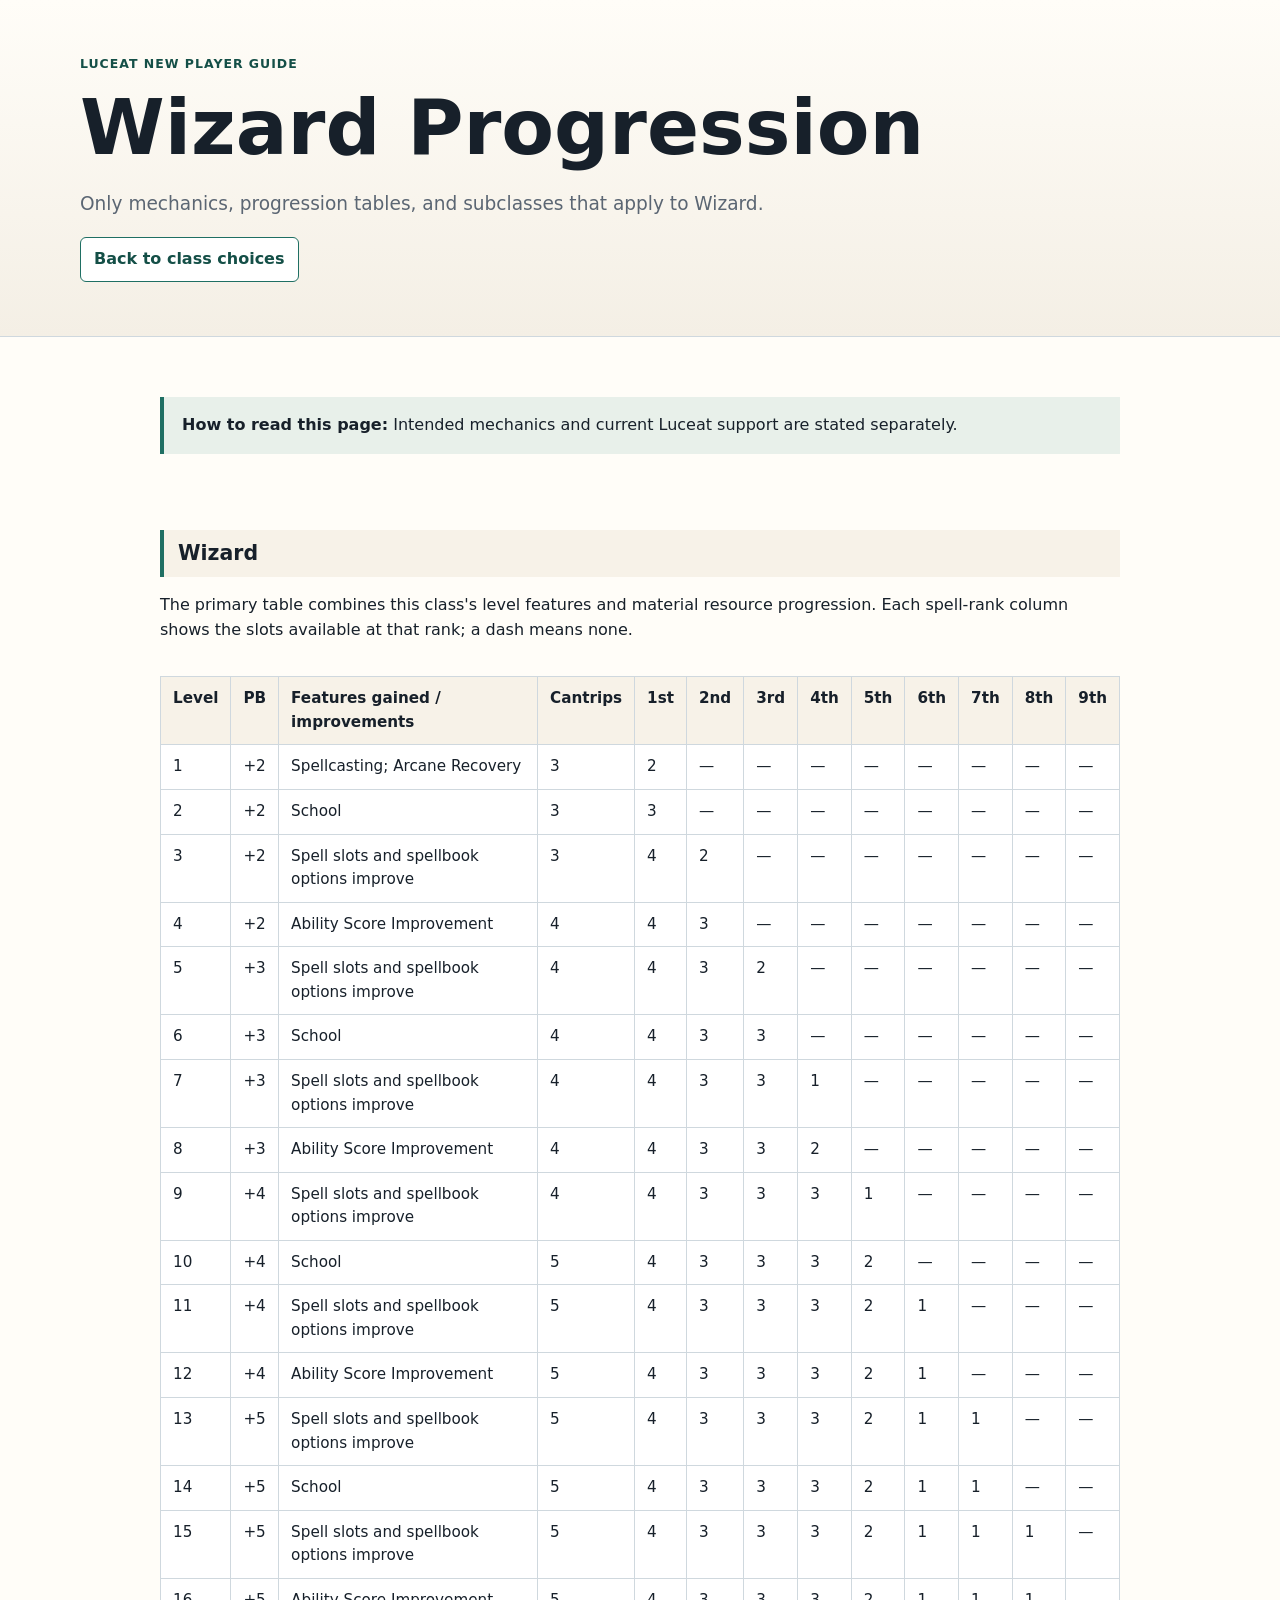
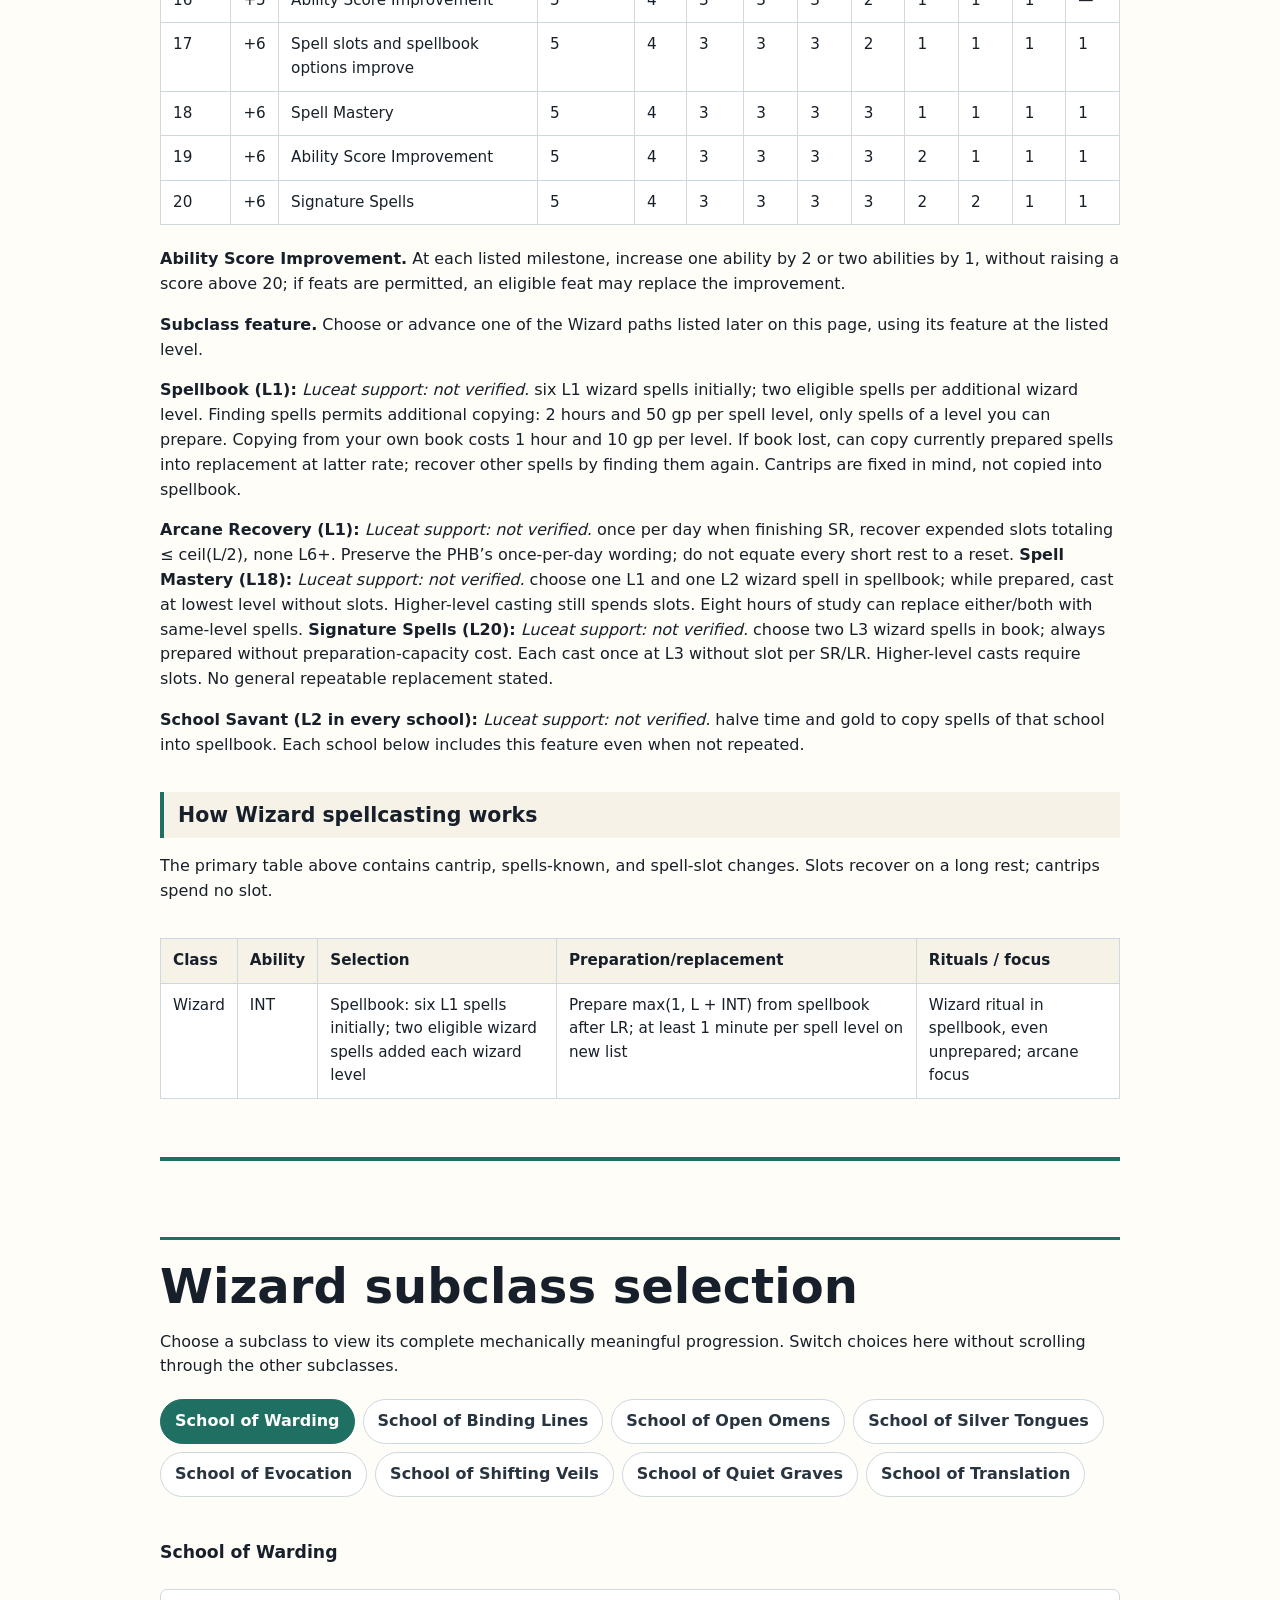
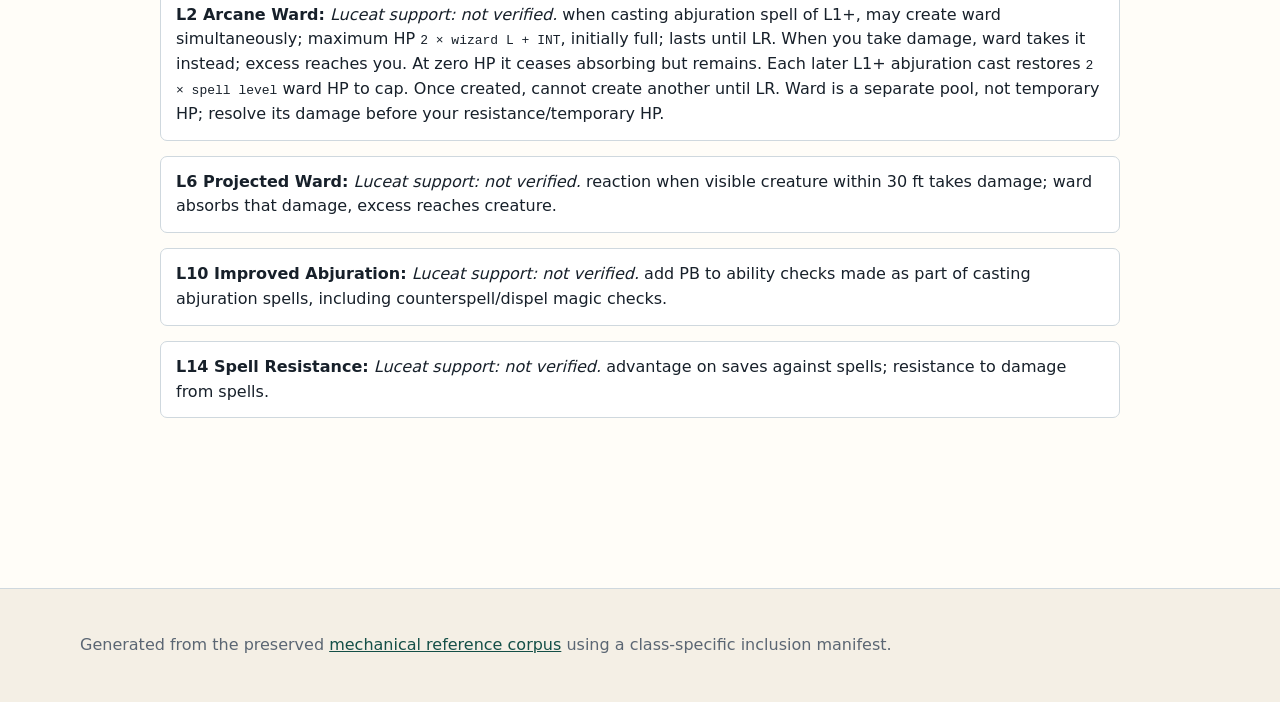
<file: classes/wizard.html>
<!doctype html><html lang="en"><head><meta charset="utf-8"><meta name="viewport" content="width=device-width, initial-scale=1"><title>Wizard Progression | Luceat New Player Guide</title><meta name="description" content="Class-specific level-by-level Wizard and subclass progression for Luceat players."><link rel="stylesheet" href="../styles.css"></head><body><header class="site-header progression-hero"><div class="wrap"><p class="eyebrow">Luceat New Player Guide</p><h1>Wizard Progression</h1><p class="lead">Only mechanics, progression tables, and subclasses that apply to Wizard.</p><p><a class="button-link" href="../index.html#classes">Back to class choices</a></p></div></header><main class="wrap progression-guide"><aside class="callout"><strong>How to read this page:</strong> Intended mechanics and current Luceat support are stated separately.</aside><article class="progression-corpus" data-class="wizard" data-source="phb-2014-progression.md"><h3 id="wizard">Wizard</h3>
<p>The primary table combines this class's level features and material resource progression. Each spell-rank column shows the slots available at that rank; a dash means none.</p>
<div class="table-scroll"><table><thead><tr><th>Level</th><th>PB</th><th>Features gained / improvements</th><th>Cantrips</th><th>1st</th><th>2nd</th><th>3rd</th><th>4th</th><th>5th</th><th>6th</th><th>7th</th><th>8th</th><th>9th</th></tr></thead><tbody><tr><td>1</td><td>+2</td><td>Spellcasting; Arcane Recovery</td><td>3</td><td>2</td><td>—</td><td>—</td><td>—</td><td>—</td><td>—</td><td>—</td><td>—</td><td>—</td></tr><tr><td>2</td><td>+2</td><td>School</td><td>3</td><td>3</td><td>—</td><td>—</td><td>—</td><td>—</td><td>—</td><td>—</td><td>—</td><td>—</td></tr><tr><td>3</td><td>+2</td><td>Spell slots and spellbook options improve</td><td>3</td><td>4</td><td>2</td><td>—</td><td>—</td><td>—</td><td>—</td><td>—</td><td>—</td><td>—</td></tr><tr><td>4</td><td>+2</td><td>Ability Score Improvement</td><td>4</td><td>4</td><td>3</td><td>—</td><td>—</td><td>—</td><td>—</td><td>—</td><td>—</td><td>—</td></tr><tr><td>5</td><td>+3</td><td>Spell slots and spellbook options improve</td><td>4</td><td>4</td><td>3</td><td>2</td><td>—</td><td>—</td><td>—</td><td>—</td><td>—</td><td>—</td></tr><tr><td>6</td><td>+3</td><td>School</td><td>4</td><td>4</td><td>3</td><td>3</td><td>—</td><td>—</td><td>—</td><td>—</td><td>—</td><td>—</td></tr><tr><td>7</td><td>+3</td><td>Spell slots and spellbook options improve</td><td>4</td><td>4</td><td>3</td><td>3</td><td>1</td><td>—</td><td>—</td><td>—</td><td>—</td><td>—</td></tr><tr><td>8</td><td>+3</td><td>Ability Score Improvement</td><td>4</td><td>4</td><td>3</td><td>3</td><td>2</td><td>—</td><td>—</td><td>—</td><td>—</td><td>—</td></tr><tr><td>9</td><td>+4</td><td>Spell slots and spellbook options improve</td><td>4</td><td>4</td><td>3</td><td>3</td><td>3</td><td>1</td><td>—</td><td>—</td><td>—</td><td>—</td></tr><tr><td>10</td><td>+4</td><td>School</td><td>5</td><td>4</td><td>3</td><td>3</td><td>3</td><td>2</td><td>—</td><td>—</td><td>—</td><td>—</td></tr><tr><td>11</td><td>+4</td><td>Spell slots and spellbook options improve</td><td>5</td><td>4</td><td>3</td><td>3</td><td>3</td><td>2</td><td>1</td><td>—</td><td>—</td><td>—</td></tr><tr><td>12</td><td>+4</td><td>Ability Score Improvement</td><td>5</td><td>4</td><td>3</td><td>3</td><td>3</td><td>2</td><td>1</td><td>—</td><td>—</td><td>—</td></tr><tr><td>13</td><td>+5</td><td>Spell slots and spellbook options improve</td><td>5</td><td>4</td><td>3</td><td>3</td><td>3</td><td>2</td><td>1</td><td>1</td><td>—</td><td>—</td></tr><tr><td>14</td><td>+5</td><td>School</td><td>5</td><td>4</td><td>3</td><td>3</td><td>3</td><td>2</td><td>1</td><td>1</td><td>—</td><td>—</td></tr><tr><td>15</td><td>+5</td><td>Spell slots and spellbook options improve</td><td>5</td><td>4</td><td>3</td><td>3</td><td>3</td><td>2</td><td>1</td><td>1</td><td>1</td><td>—</td></tr><tr><td>16</td><td>+5</td><td>Ability Score Improvement</td><td>5</td><td>4</td><td>3</td><td>3</td><td>3</td><td>2</td><td>1</td><td>1</td><td>1</td><td>—</td></tr><tr><td>17</td><td>+6</td><td>Spell slots and spellbook options improve</td><td>5</td><td>4</td><td>3</td><td>3</td><td>3</td><td>2</td><td>1</td><td>1</td><td>1</td><td>1</td></tr><tr><td>18</td><td>+6</td><td>Spell Mastery</td><td>5</td><td>4</td><td>3</td><td>3</td><td>3</td><td>3</td><td>1</td><td>1</td><td>1</td><td>1</td></tr><tr><td>19</td><td>+6</td><td>Ability Score Improvement</td><td>5</td><td>4</td><td>3</td><td>3</td><td>3</td><td>3</td><td>2</td><td>1</td><td>1</td><td>1</td></tr><tr><td>20</td><td>+6</td><td>Signature Spells</td><td>5</td><td>4</td><td>3</td><td>3</td><td>3</td><td>3</td><td>2</td><td>2</td><td>1</td><td>1</td></tr></tbody></table></div>
<p><strong>Ability Score Improvement.</strong> At each listed milestone, increase one ability by 2 or two abilities by 1, without raising a score above 20; if feats are permitted, an eligible feat may replace the improvement.</p>
<p><strong>Subclass feature.</strong> Choose or advance one of the Wizard paths listed later on this page, using its feature at the listed level.</p>
<p><strong>Spellbook (L1):</strong> <em>Luceat support: not verified.</em> six L1 wizard spells initially; two eligible spells per additional wizard level. Finding spells permits additional copying: 2 hours and 50 gp per spell level, only spells of a level you can prepare. Copying from your own book costs 1 hour and 10 gp per level. If book lost, can copy currently prepared spells into replacement at latter rate; recover other spells by finding them again. Cantrips are fixed in mind, not copied into spellbook.</p>
<p><strong>Arcane Recovery (L1):</strong> <em>Luceat support: not verified.</em> once per day when finishing SR, recover expended slots totaling ≤ ceil(L/2), none L6+. Preserve the PHB’s once-per-day wording; do not equate every short rest to a reset. <strong>Spell Mastery (L18):</strong> <em>Luceat support: not verified.</em> choose one L1 and one L2 wizard spell in spellbook; while prepared, cast at lowest level without slots. Higher-level casting still spends slots. Eight hours of study can replace either/both with same-level spells. <strong>Signature Spells (L20):</strong> <em>Luceat support: not verified.</em> choose two L3 wizard spells in book; always prepared without preparation-capacity cost. Each cast once at L3 without slot per SR/LR. Higher-level casts require slots. No general repeatable replacement stated.</p>
<p><strong>School Savant (L2 in every school):</strong> <em>Luceat support: not verified.</em> halve time and gold to copy spells of that school into spellbook. Each school below includes this feature even when not repeated.</p>
<h4 id="school-of-warding">School of Warding</h4>
<ul class="progression-list">
<li><strong>L2 Arcane Ward:</strong> <em>Luceat support: not verified.</em> when casting abjuration spell of L1+, may create ward simultaneously; maximum HP <code>2 × wizard L + INT</code>, initially full; lasts until LR. When you take damage, ward takes it instead; excess reaches you. At zero HP it ceases absorbing but remains. Each later L1+ abjuration cast restores <code>2 × spell level</code> ward HP to cap. Once created, cannot create another until LR. Ward is a separate pool, not temporary HP; resolve its damage before your resistance/temporary HP.</li>
<li><strong>L6 Projected Ward:</strong> <em>Luceat support: not verified.</em> reaction when visible creature within 30 ft takes damage; ward absorbs that damage, excess reaches creature.</li>
<li><strong>L10 Improved Abjuration:</strong> <em>Luceat support: not verified.</em> add PB to ability checks made as part of casting abjuration spells, including counterspell/dispel magic checks.</li>
<li><strong>L14 Spell Resistance:</strong> <em>Luceat support: not verified.</em> advantage on saves against spells; resistance to damage from spells.</li>
</ul>
<h4 id="school-of-binding-lines">School of Binding Lines</h4>
<ul class="progression-list">
<li><strong>L2 Minor Conjuration:</strong> <em>Luceat support: not verified.</em> action; create an inanimate object in hand or unoccupied ground within 10 ft, using the form of a nonmagical object you have seen. Maximum 3 ft on a side and 10 lb. The created object is visibly magical and emits dim light 5 ft. Vanishes after 1 hour, on next use, or if it takes/deals damage.</li>
<li><strong>L6 Benign Transposition:</strong> <em>Luceat support: not verified.</em> action; teleport up to 30 ft to visible unoccupied space, or exchange positions with a willing Small/Medium creature in that range. Once, restored by LR or casting a L1+ conjuration spell.</li>
<li><strong>L10 Focused Conjuration:</strong> <em>Luceat support: not verified.</em> taking damage cannot break concentration on a conjuration spell; other concentration-ending events still apply.</li>
<li><strong>L14 Durable Summons:</strong> <em>Luceat support: not verified.</em> a creature summoned/created with a conjuration spell has 30 temporary HP.</li>
</ul>
<h4 id="school-of-open-omens">School of Open Omens</h4>
<ul class="progression-list">
<li><strong>L2 Portent:</strong> <em>Luceat support: not verified.</em> after LR roll two d20s and record. Replace an attack, save, or ability-check roll by you or visible creature with a recorded result, before the roll. At most once per turn; each result once. Unused results lost at next LR.</li>
<li><strong>L6 Expert Divination:</strong> <em>Luceat support: not verified.</em> when casting L2+ divination using slot, regain one expended slot of a lower level, maximum L5.</li>
<li><strong>L10 The Third Eye:</strong> <em>Luceat support: not verified.</em> action; choose one benefit until incapacitated or SR/LR: darkvision 60 ft; see Ethereal Plane within 60 ft; read any language; see invisible creatures/objects within 10 ft and line of sight. Once/SR or LR.</li>
<li><strong>L14 Greater Portent:</strong> <em>Luceat support: not verified.</em> record three dice instead of two.</li>
</ul>
<h4 id="school-of-silver-tongues">School of Silver Tongues</h4>
<ul class="progression-list">
<li><strong>L2 Hypnotic Gaze:</strong> <em>Luceat support: not verified.</em> action, one visible creature within 5 ft that can see/hear you; WIS save or charmed, speed 0, incapacitated until end of next turn. Action each later turn extends through end of following turn. Ends if you move more than 5 ft away, target can neither see nor hear you, or target takes damage. After successful save or effect ends, cannot use on same creature until LR.</li>
<li><strong>L6 Instinctive Charm:</strong> <em>Luceat support: not verified.</em> reaction when visible creature within 30 ft attacks you and another creature is within that attack’s range. Attacker WIS save; failure attacks closest creature other than you or itself; ties chosen by attacker. Decide before knowing attack result. Charm immunity protects. On successful save, cannot use on same attacker until LR.</li>
<li><strong>L10 Split Enchantment:</strong> <em>Luceat support: not verified.</em> a L1+ enchantment spell targeting only one creature can target a second creature.</li>
<li><strong>L14 Alter Memories:</strong> <em>Luceat support: not verified.</em> when casting enchantment to charm creatures, may prevent one creature from knowing it was charmed. Once before spell expires, action to make that creature forget some charmed time: INT save against wizard DC, failure loses up to <code>1 + CHA</code> hours, minimum 1. Cannot erase time before spell began.</li>
</ul>
<h4 id="school-of-evocation">School of Evocation</h4>
<ul class="progression-list">
<li><strong>L2 Sculpt Spells:</strong> <em>Luceat support: not verified.</em> when casting evocation affecting other visible creatures, choose <code>1 + spell level</code> of them. They automatically succeed on saves and take no damage if ordinarily successful save would halve damage. Does not protect against damage with no qualifying saving throw.</li>
<li><strong>L6 Potent Cantrip:</strong> <em>Luceat support: not verified.</em> creature successfully saving against your damaging cantrip takes half damage, if any, but suffers no additional effect.</li>
<li><strong>L10 Empowered Evocation:</strong> <em>Luceat support: not verified.</em> add INT to one damage roll of a wizard evocation spell you cast.</li>
<li><strong>L14 Overchannel:</strong> <em>Luceat support: not verified.</em> when casting L1–5 wizard spell dealing damage, may maximize its damage. First use safe; subsequent use before LR deals 2d12 necrotic per spell level immediately after casting, increasing by 1d12 per spell level on each further use. This self-damage ignores resistance/immunity. Cantrips ineligible.</li>
</ul>
<h4 id="school-of-shifting-veils">School of Shifting Veils</h4>
<ul class="progression-list">
<li><strong>L2 Improved Minor Illusion:</strong> <em>Luceat support: not verified.</em> learn minor illusion, or different wizard cantrip if already known; additional to cantrip allowance. Minor illusion can create both sound and image with one casting.</li>
<li><strong>L6 Malleable Illusions:</strong> <em>Luceat support: not verified.</em> action to change an illusion spell you cast with duration ≥1 minute while you can see it; changes must stay within that spell’s normal parameters.</li>
<li><strong>L10 Illusory Self:</strong> <em>Luceat support: not verified.</em> reaction when creature attacks you; that attack automatically misses. Once/SR or LR.</li>
<li><strong>L14 Illusory Reality:</strong> <em>Luceat support: not verified.</em> when casting L1+ illusion, choose an inanimate nonmagical object in it to become real for 1 minute; may make that object real on your turn as bonus action while spell continues. Object cannot deal damage or directly harm anyone. Do not turn an illusory creature into a creature stat block.</li>
</ul>
<h4 id="school-of-quiet-graves">School of Quiet Graves</h4>
<ul class="progression-list">
<li><strong>L2 Grim Harvest:</strong> <em>Luceat support: not verified.</em> once per turn when killing one or more creatures with L1+ spell, heal <code>2 × spell level</code>, or <code>3 × spell level</code> for necromancy. No benefit for killing constructs/undead.</li>
<li><strong>L6 Undead Thralls:</strong> <em>Luceat support: not verified.</em> add animate dead to spellbook if absent. When casting it, can target one extra corpse/pile of bones to create another zombie/skeleton as appropriate. Whenever creating undead with necromancy spell, HP maximum increases by wizard L and weapon damage rolls add your PB.</li>
<li><strong>L10 Inured to Undeath:</strong> <em>Luceat support: not verified.</em> necrotic resistance; HP maximum cannot be reduced.</li>
<li><strong>L14 Command Undead:</strong> <em>Luceat support: not verified.</em> action; visible undead within 60 ft makes CHA save against wizard DC. Success prevents using this feature on it again. Failure makes it friendly and obedient until you use feature again. INT score ≥8 gives advantage on save; INT ≥12 also repeats save at end of each hour until free.</li>
</ul>
<h4 id="school-of-translation">School of Translation</h4>
<ul class="progression-list">
<li><strong>L2 Minor Alchemy:</strong> <em>Luceat support: not verified.</em> alter one nonmagical object composed entirely of wood, stone (not gemstone), iron, copper, or silver into another listed material. Ten minutes work per cubic foot; transformation lasts 1 hour or until you lose concentration as for a spell. One-hour duration does not multiply by processed volume.</li>
<li><strong>L6 Transmuter’s Stone:</strong> <em>Luceat support: not verified.</em> 8 hours to create; holder gains selected benefit: darkvision 60 ft; +10 ft speed while unencumbered; CON saving-throw proficiency; or resistance to one of acid/cold/fire/lightning/thunder. On casting L1+ transmutation, may change benefit if stone on your person. One stone at a time; making another ends earlier stone’s function.</li>
<li><strong>L10 Shapechanger:</strong> <em>Luceat support: not verified.</em> add polymorph to book if absent. Once/SR or LR, cast without slot on yourself only, becoming beast CR ≤1. Can otherwise cast normally with slots/restrictions.</li>
<li><strong>L14 Master Transmuter:</strong> <em>Luceat support: not verified.</em> action consumes stone’s magic for one effect below. Cannot create another until LR. Stone is destroyed.</li>
</ul>
<div class="table-scroll"><table><thead><tr><th>Master Transmuter option</th><th>Effect</th></tr></thead><tbody><tr><td>Major Transformation</td><td>Spend 10 minutes handling one nonmagical object no larger than 5-ft cube; transform into another nonmagical object of similar size/mass and equal/lower value.</td></tr><tr><td>Panacea</td><td>Touch creature; remove all curses, diseases, poisons and restore all HP.</td></tr><tr><td>Restore Life</td><td>Cast raise dead on creature touched with stone, without slot or spell in book; remaining spell requirements, including material component, are not expressly waived.</td></tr><tr><td>Restore Youth</td><td>Touch willing creature; apparent age reduced 3d10 years, minimum 13 years. Does not extend lifespan.</td></tr></tbody></table></div>
<h3 id="how-wizard-spellcasting-works">How Wizard spellcasting works</h3>
<p>The primary table above contains cantrip, spells-known, and spell-slot changes. Slots recover on a long rest; cantrips spend no slot.</p>
<div class="table-scroll"><table><thead><tr><th>Class</th><th>Ability</th><th>Selection</th><th>Preparation/replacement</th><th>Rituals / focus</th></tr></thead><tbody><tr><td>Wizard</td><td>INT</td><td>Spellbook: six L1 spells initially; two eligible wizard spells added each wizard level</td><td>Prepare max(1, L + INT) from spellbook after LR; at least 1 minute per spell level on new list</td><td>Wizard ritual in spellbook, even unprepared; arcane focus</td></tr></tbody></table></div></article></main><footer class="footer"><div class="wrap"><p>Generated from the preserved <a href="../phb-2014-progression.md">mechanical reference corpus</a> using a class-specific inclusion manifest.</p></div></footer><script src="../subclass-selector.js"></script></body></html>
</file>
<file: styles.css>
:root {
  color-scheme: light;
  --ink: #17202a;
  --muted: #5b6673;
  --line: #cfd8de;
  --panel: #f7f2e8;
  --panel-strong: #e8f0ea;
  --accent: #1f6f63;
  --accent-strong: #144f47;
  --paper: #fffdf8;
  --table: #ffffff;
}

* {
  box-sizing: border-box;
}

html {
  scroll-behavior: smooth;
}

body {
  margin: 0;
  font-family: Inter, ui-sans-serif, system-ui, -apple-system, BlinkMacSystemFont, "Segoe UI", sans-serif;
  background: var(--paper);
  color: var(--ink);
  line-height: 1.55;
}

a {
  color: var(--accent-strong);
}

.site-header {
  border-bottom: 1px solid var(--line);
  background: linear-gradient(180deg, #fffdf8 0%, #f4efe5 100%);
}

.wrap {
  width: min(1120px, calc(100% - 32px));
  margin: 0 auto;
}

.hero {
  min-height: 62vh;
  display: grid;
  align-items: center;
  padding: 64px 0 48px;
}

.eyebrow {
  margin: 0 0 12px;
  color: var(--accent-strong);
  font-weight: 700;
  text-transform: uppercase;
  font-size: 0.78rem;
  letter-spacing: 0.08em;
}

h1,
h2,
h3 {
  line-height: 1.12;
  letter-spacing: 0;
}

h1 {
  margin: 0;
  max-width: 860px;
  font-size: clamp(2.6rem, 7vw, 5.5rem);
}

.lead {
  max-width: 760px;
  font-size: 1.16rem;
  color: var(--muted);
}

.domain-label {
  max-width: 760px;
  margin: 14px 0 0;
  font-weight: 650;
  color: #283541;
}

.meta {
  display: flex;
  flex-wrap: wrap;
  gap: 8px;
  margin-top: 28px;
}

.pill {
  border: 1px solid var(--line);
  background: #ffffff;
  border-radius: 999px;
  padding: 6px 10px;
  font-size: 0.9rem;
  color: #283541;
}

nav {
  position: sticky;
  top: 0;
  z-index: 10;
  border-bottom: 1px solid var(--line);
  background: rgba(255, 253, 248, 0.94);
  backdrop-filter: blur(10px);
}

nav .wrap {
  display: flex;
  gap: 14px;
  overflow-x: auto;
  padding: 12px 0;
}

nav a {
  white-space: nowrap;
  text-decoration: none;
  color: #283541;
  font-weight: 650;
  font-size: 0.92rem;
}

main {
  padding: 38px 0 72px;
}

section {
  padding: 34px 0;
  border-bottom: 1px solid var(--line);
}

section:last-child {
  border-bottom: 0;
}

h2 {
  margin: 0 0 14px;
  font-size: clamp(1.8rem, 4vw, 3rem);
}

h3 {
  margin: 22px 0 8px;
  font-size: 1.28rem;
}

.section-intro {
  max-width: 820px;
  color: var(--muted);
}

.callout {
  margin: 22px 0;
  padding: 16px 18px;
  border-left: 4px solid var(--accent);
  background: var(--panel-strong);
}

.grid {
  display: grid;
  grid-template-columns: repeat(auto-fit, minmax(260px, 1fr));
  gap: 14px;
  margin-top: 18px;
}

.card {
  background: #ffffff;
  border: 1px solid var(--line);
  border-radius: 8px;
  padding: 16px;
}

.card h3 {
  margin-top: 0;
}

.card p {
  margin: 8px 0 0;
}

.small {
  color: var(--muted);
  font-size: 0.94rem;
}

.support-legend {
  display: grid;
  gap: 8px;
  margin: 16px 0 18px;
  color: var(--muted);
  font-size: 0.95rem;
}

.path-guidance {
  display: grid;
  grid-template-columns: repeat(auto-fit, minmax(300px, 1fr));
  gap: 14px;
  margin-top: 16px;
}

.path-guidance article {
  background: #ffffff;
  border: 1px solid var(--line);
  border-radius: 8px;
  padding: 16px;
}

.path-guidance h4 {
  margin: 0 0 10px;
  font-size: 1.08rem;
}

.path-guidance ul {
  margin: 0;
}

.path-guidance li + li {
  margin-top: 9px;
}

.status {
  display: inline-block;
  margin: 0 8px 4px 0;
  border-radius: 999px;
  padding: 3px 8px;
  font-size: 0.78rem;
  font-weight: 750;
  white-space: nowrap;
}

.status-implemented {
  background: #dceee7;
  color: #145543;
  border: 1px solid #99c7b6;
}

.status-partial {
  background: #fff2c6;
  color: #604a00;
  border: 1px solid #dac26b;
}

.status-catalog {
  background: #e8edf2;
  color: #3f4d5a;
  border: 1px solid #c3ccd4;
}

.status-excluded {
  background: #f1e2df;
  color: #704038;
  border: 1px solid #d2aaa4;
}

table {
  width: 100%;
  border-collapse: collapse;
  margin: 18px 0 6px;
  background: var(--table);
  font-size: 0.95rem;
}

th,
td {
  padding: 10px 12px;
  border: 1px solid var(--line);
  vertical-align: top;
  text-align: left;
}

th {
  background: var(--panel);
}

ul,
ol {
  padding-left: 22px;
}

li + li {
  margin-top: 5px;
}

.two-column {
  display: grid;
  grid-template-columns: minmax(0, 1fr) minmax(0, 1fr);
  gap: 24px;
}

.footer {
  border-top: 1px solid var(--line);
  padding: 28px 0;
  color: var(--muted);
  background: #f4efe5;
}

@media (max-width: 760px) {
  .wrap {
    width: min(100% - 24px, 1120px);
  }

  .hero {
    min-height: 58vh;
    padding: 48px 0 36px;
  }

  .two-column {
    grid-template-columns: 1fr;
  }

  table {
    display: block;
    overflow-x: auto;
  }
}
.progression-hero { padding: 54px 0 38px; }
.progression-hero h1 { font-size: clamp(2.4rem, 6vw, 4.8rem); }
.button-link { display: inline-block; border: 1px solid var(--accent); border-radius: 6px; padding: 9px 13px; background: #fff; font-weight: 700; text-decoration: none; }
.progression-guide { max-width: 960px; }
.progression-corpus { padding: 20px 0 48px; }
.progression-corpus h2 { margin-top: 48px; padding-top: 20px; border-top: 3px solid var(--accent); }
.progression-corpus h3 { margin-top: 34px; padding: 12px 14px; border-left: 4px solid var(--accent); background: var(--panel); }
.progression-corpus h4 { margin-top: 26px; font-size: 1.08rem; }
.progression-boundary { margin: 20px 0; padding: 16px 18px; border: 1px solid #dac26b; border-left: 5px solid #a07a00; border-radius: 6px; background: #fff8db; }
.progression-list { display: grid; gap: 10px; padding: 0; list-style: none; }
.progression-list li { padding: 13px 15px; border: 1px solid var(--line); border-radius: 7px; background: #fff; }
.table-scroll { overflow-x: auto; }
.subclass-selector { margin-top: 52px; padding-top: 28px; border-top: 4px solid var(--accent); }
.subclass-selector > h2 { margin-bottom: 8px; }
.subclass-tabs { display: flex; flex-wrap: wrap; gap: 8px; margin: 20px 0; }
.subclass-tabs button { border: 1px solid var(--line); border-radius: 999px; padding: 9px 14px; background: #fff; color: #283541; font: inherit; font-weight: 700; cursor: pointer; }
.subclass-tabs button:hover { border-color: var(--accent); }
.subclass-tabs button[aria-selected="true"] { border-color: var(--accent); background: var(--accent); color: #fff; }
.subclass-tabs button:focus-visible { outline: 3px solid #e5b94f; outline-offset: 2px; }
.subclass-panel { padding: 4px 0 0; border: 0; }
.subclass-panel[hidden] { display: none; }
.subclass-panel > h4:first-child { margin-top: 18px; }
</file>
